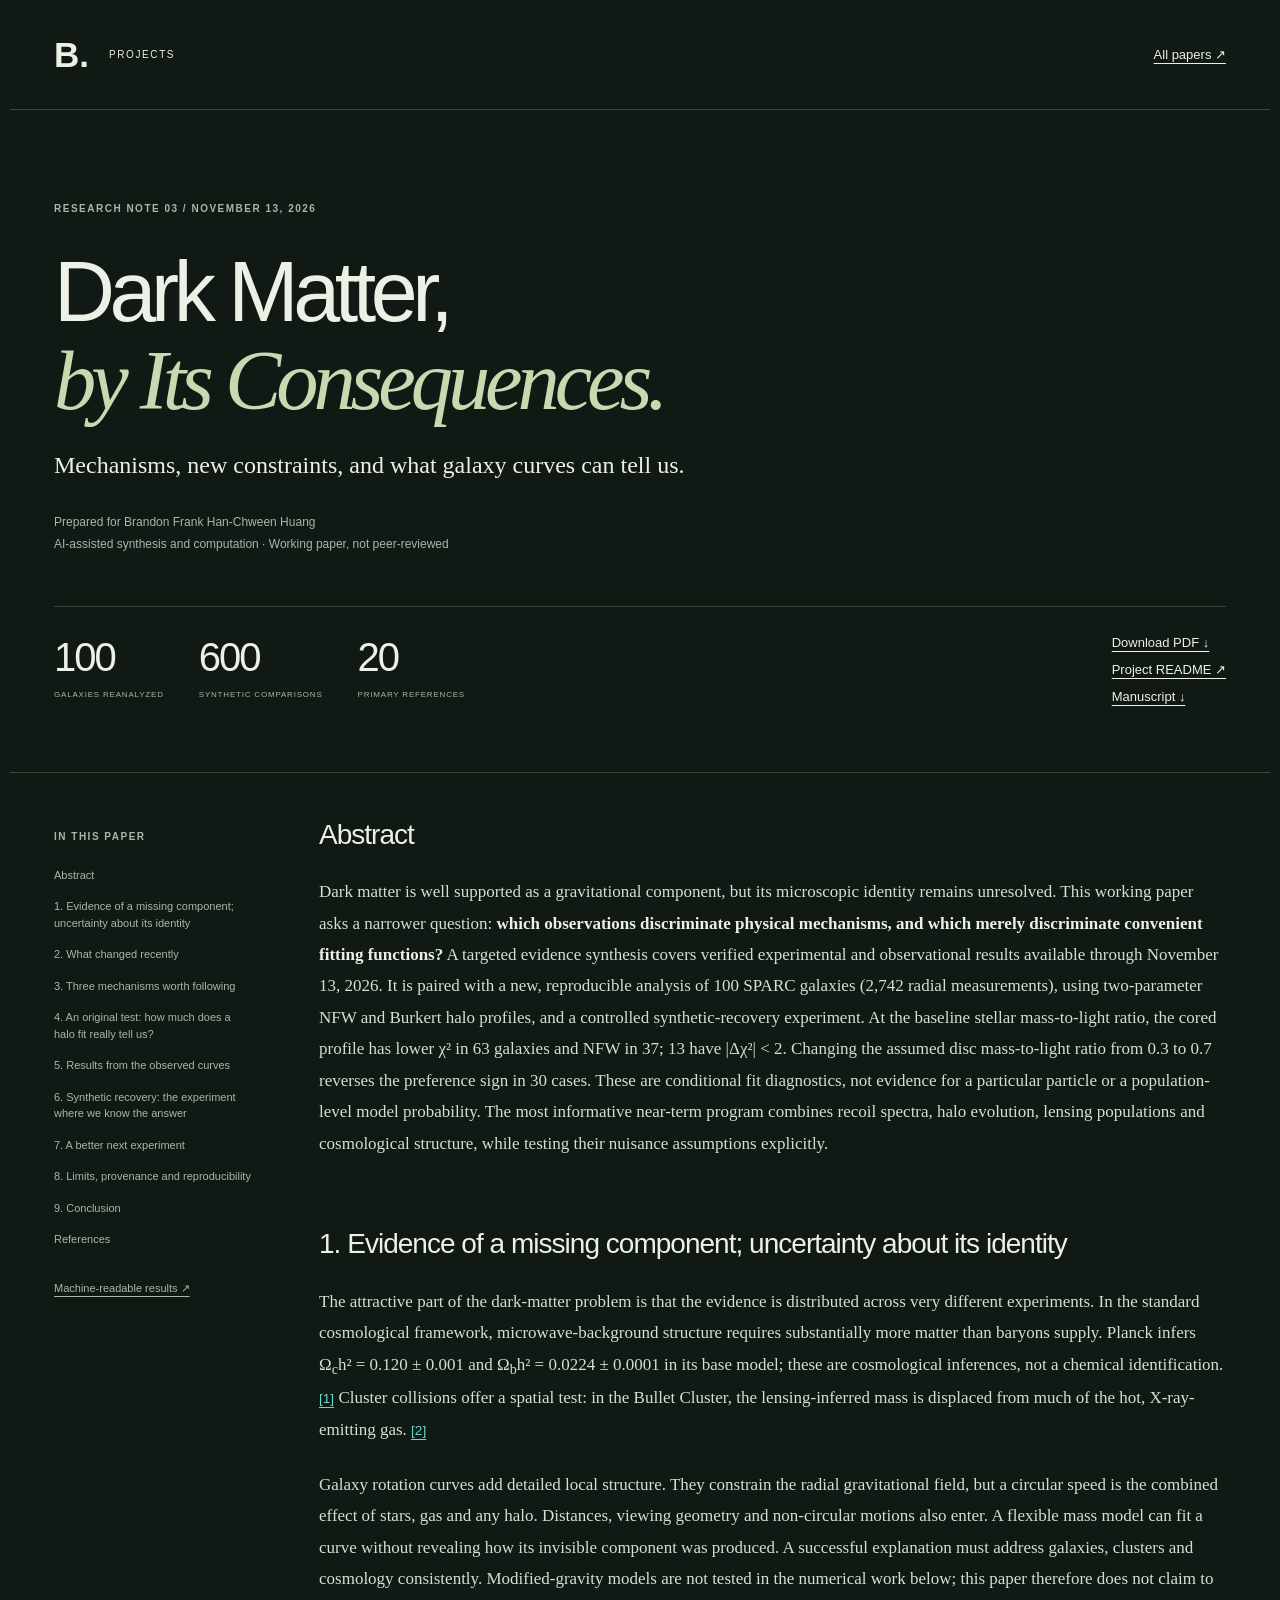
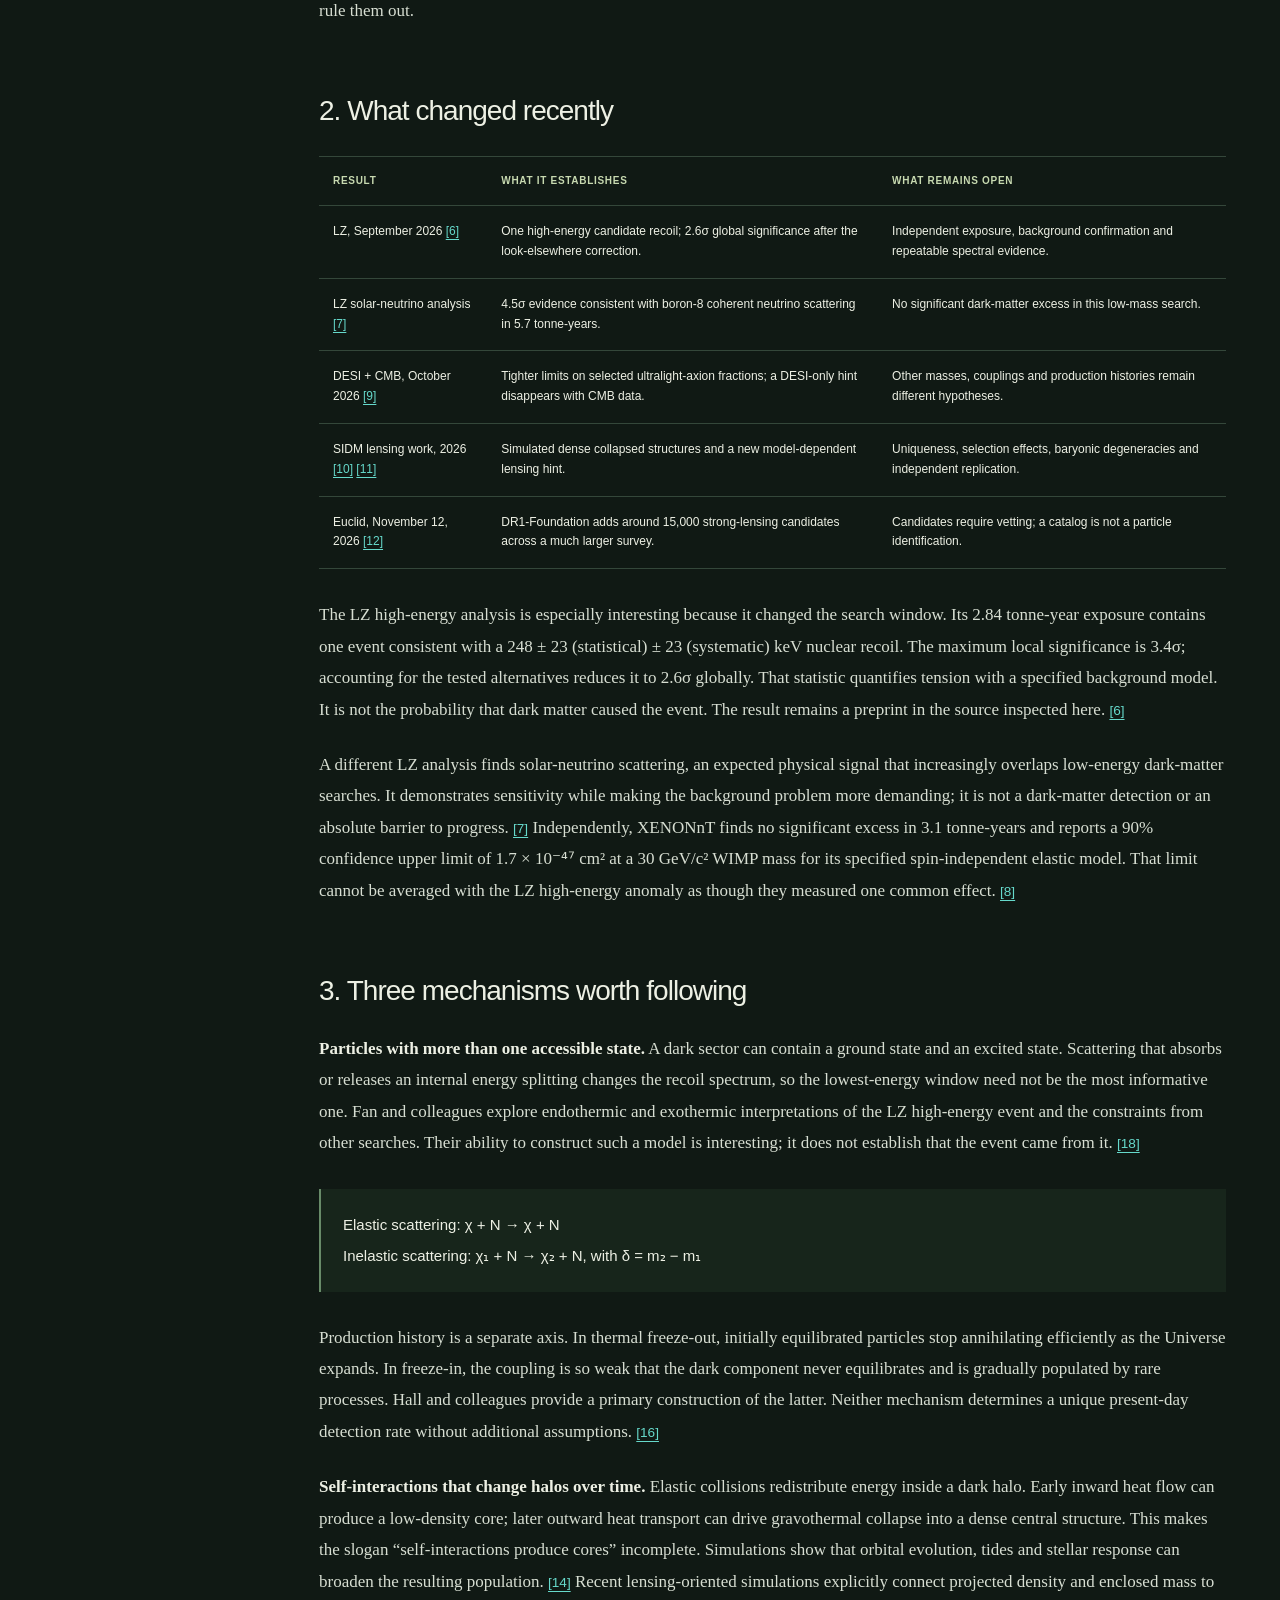
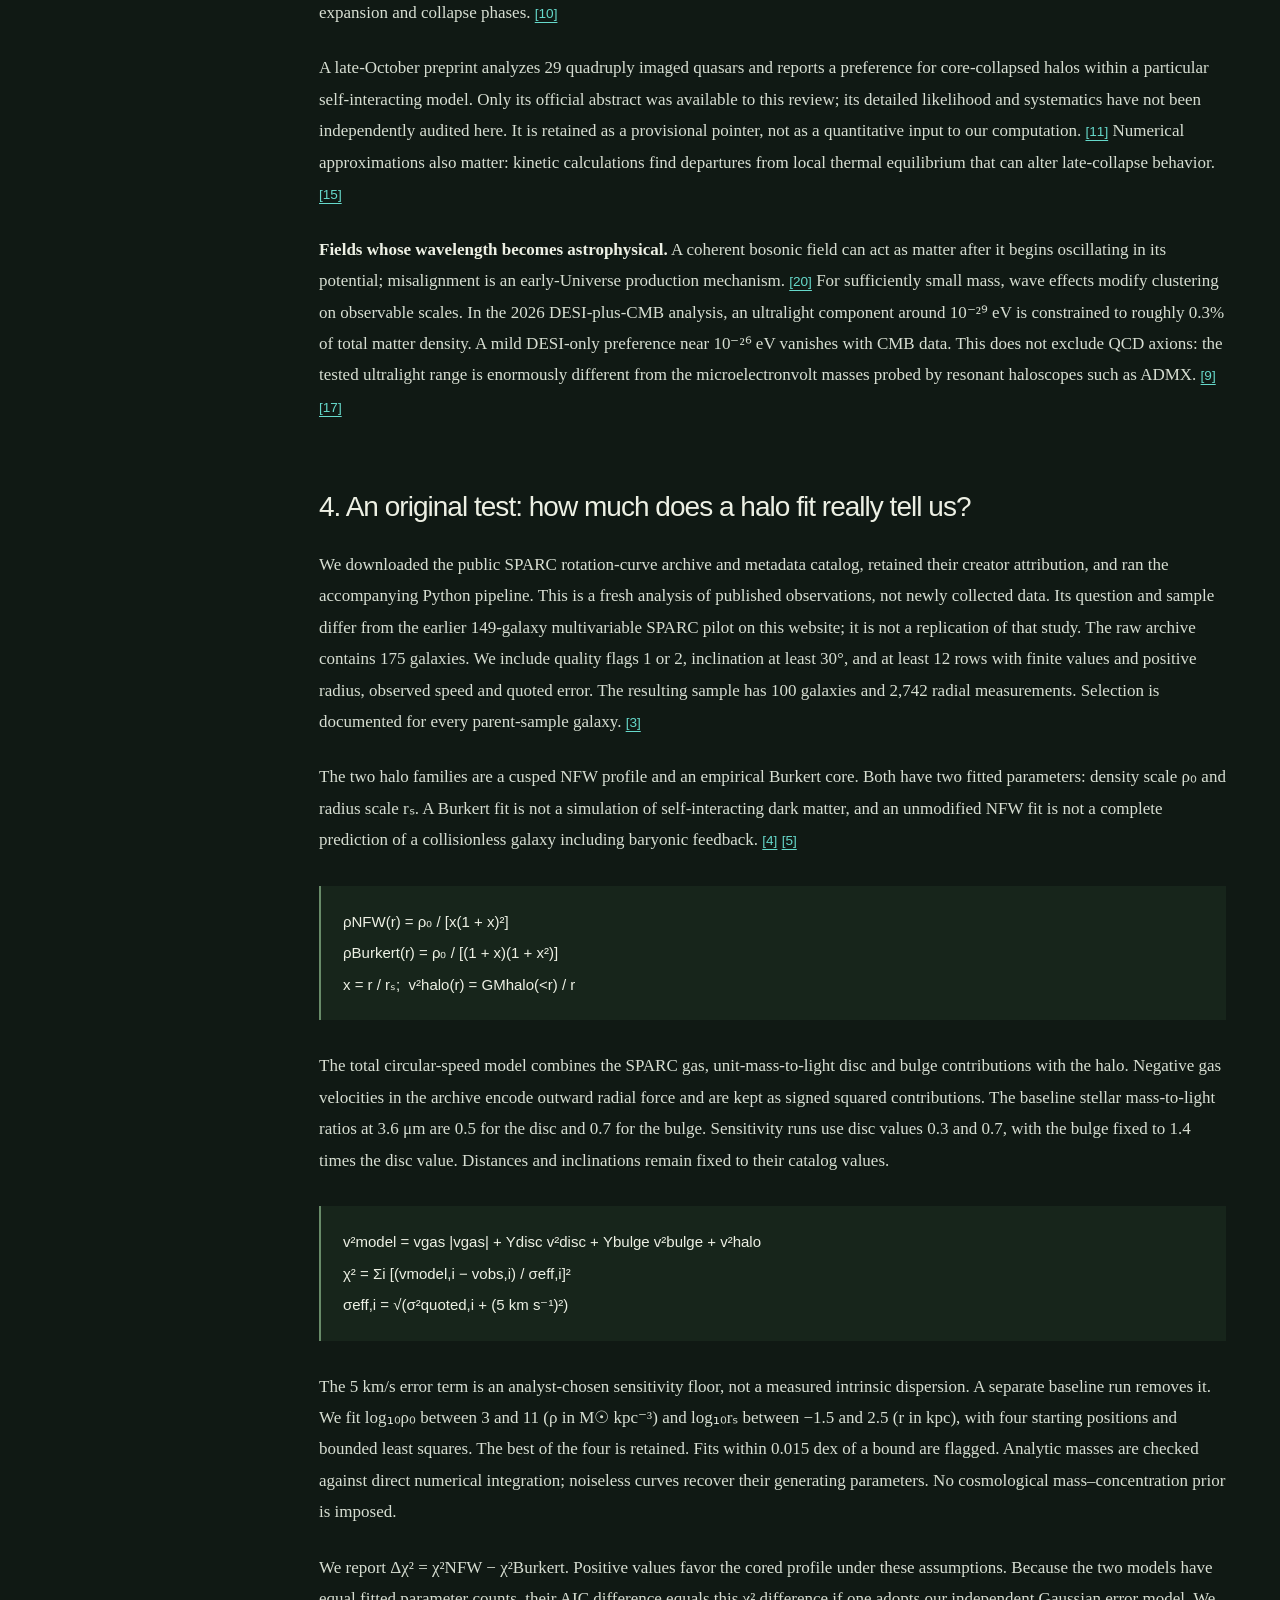
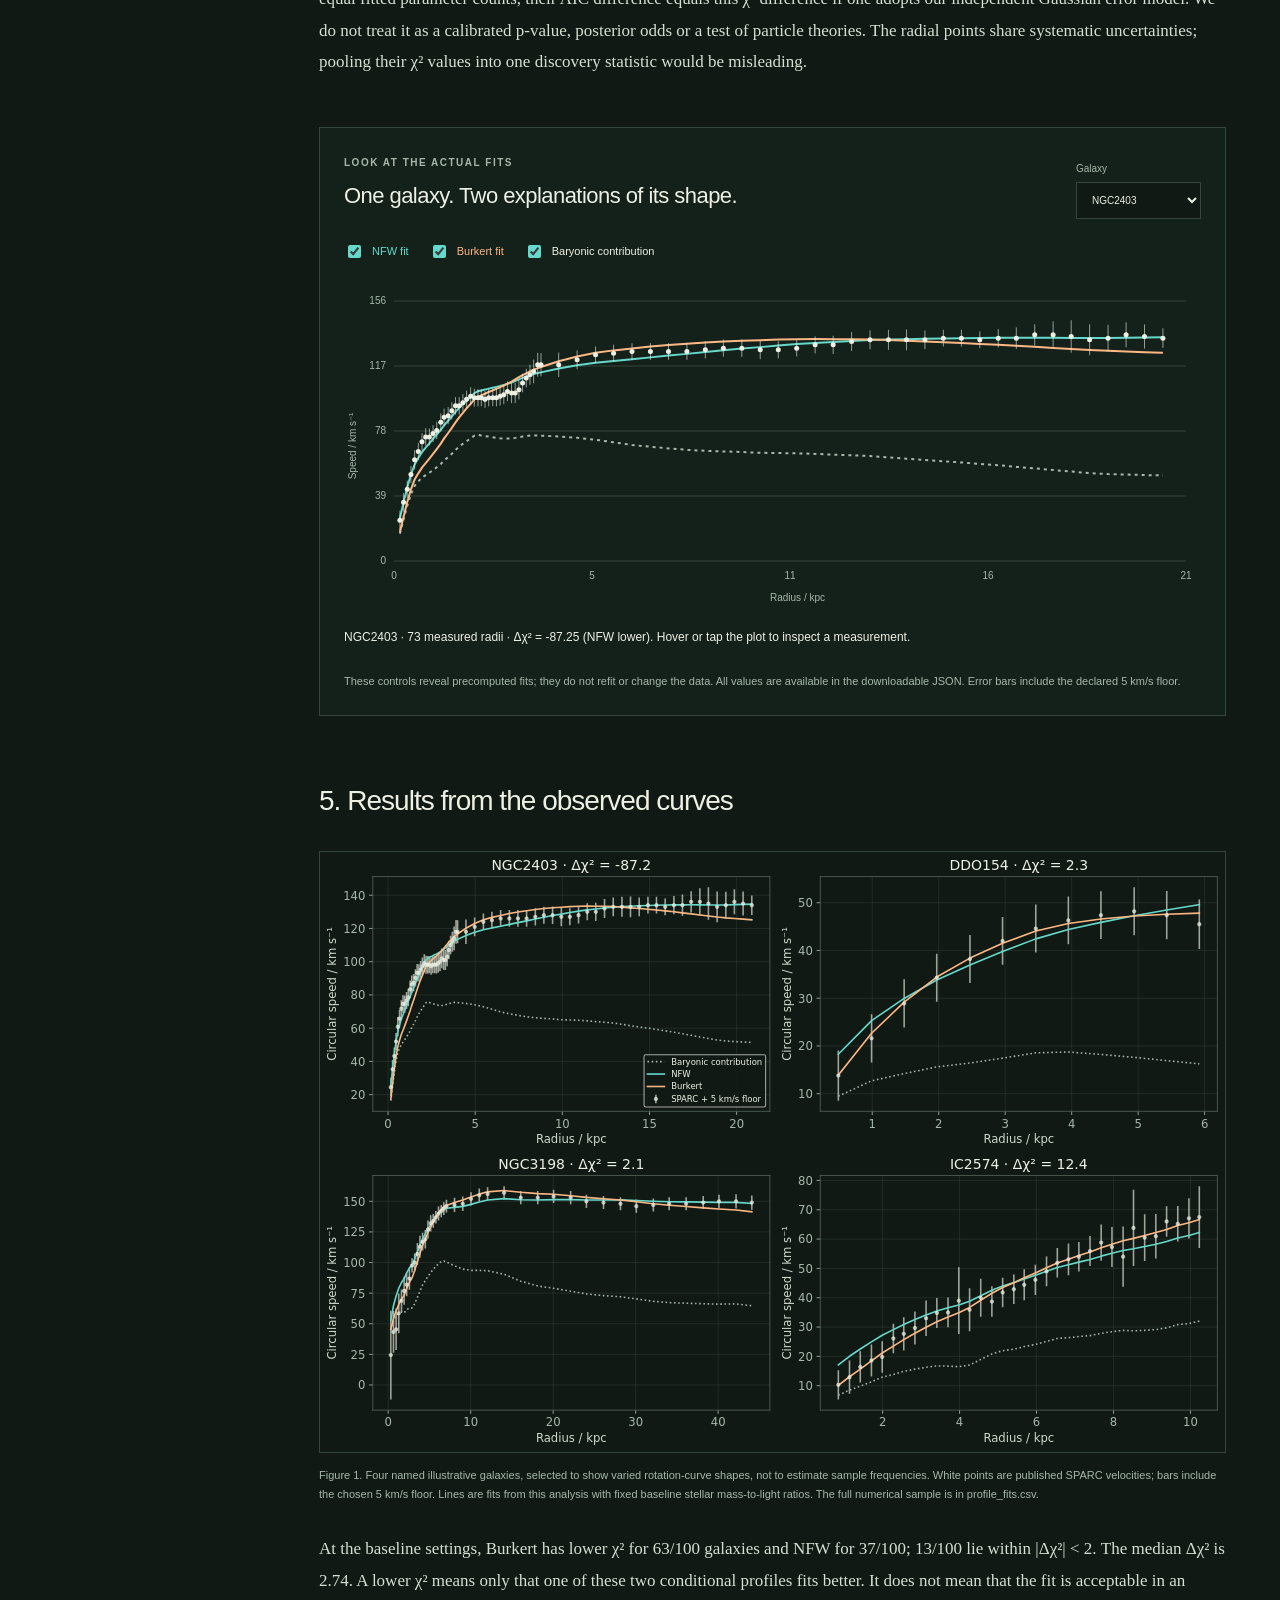
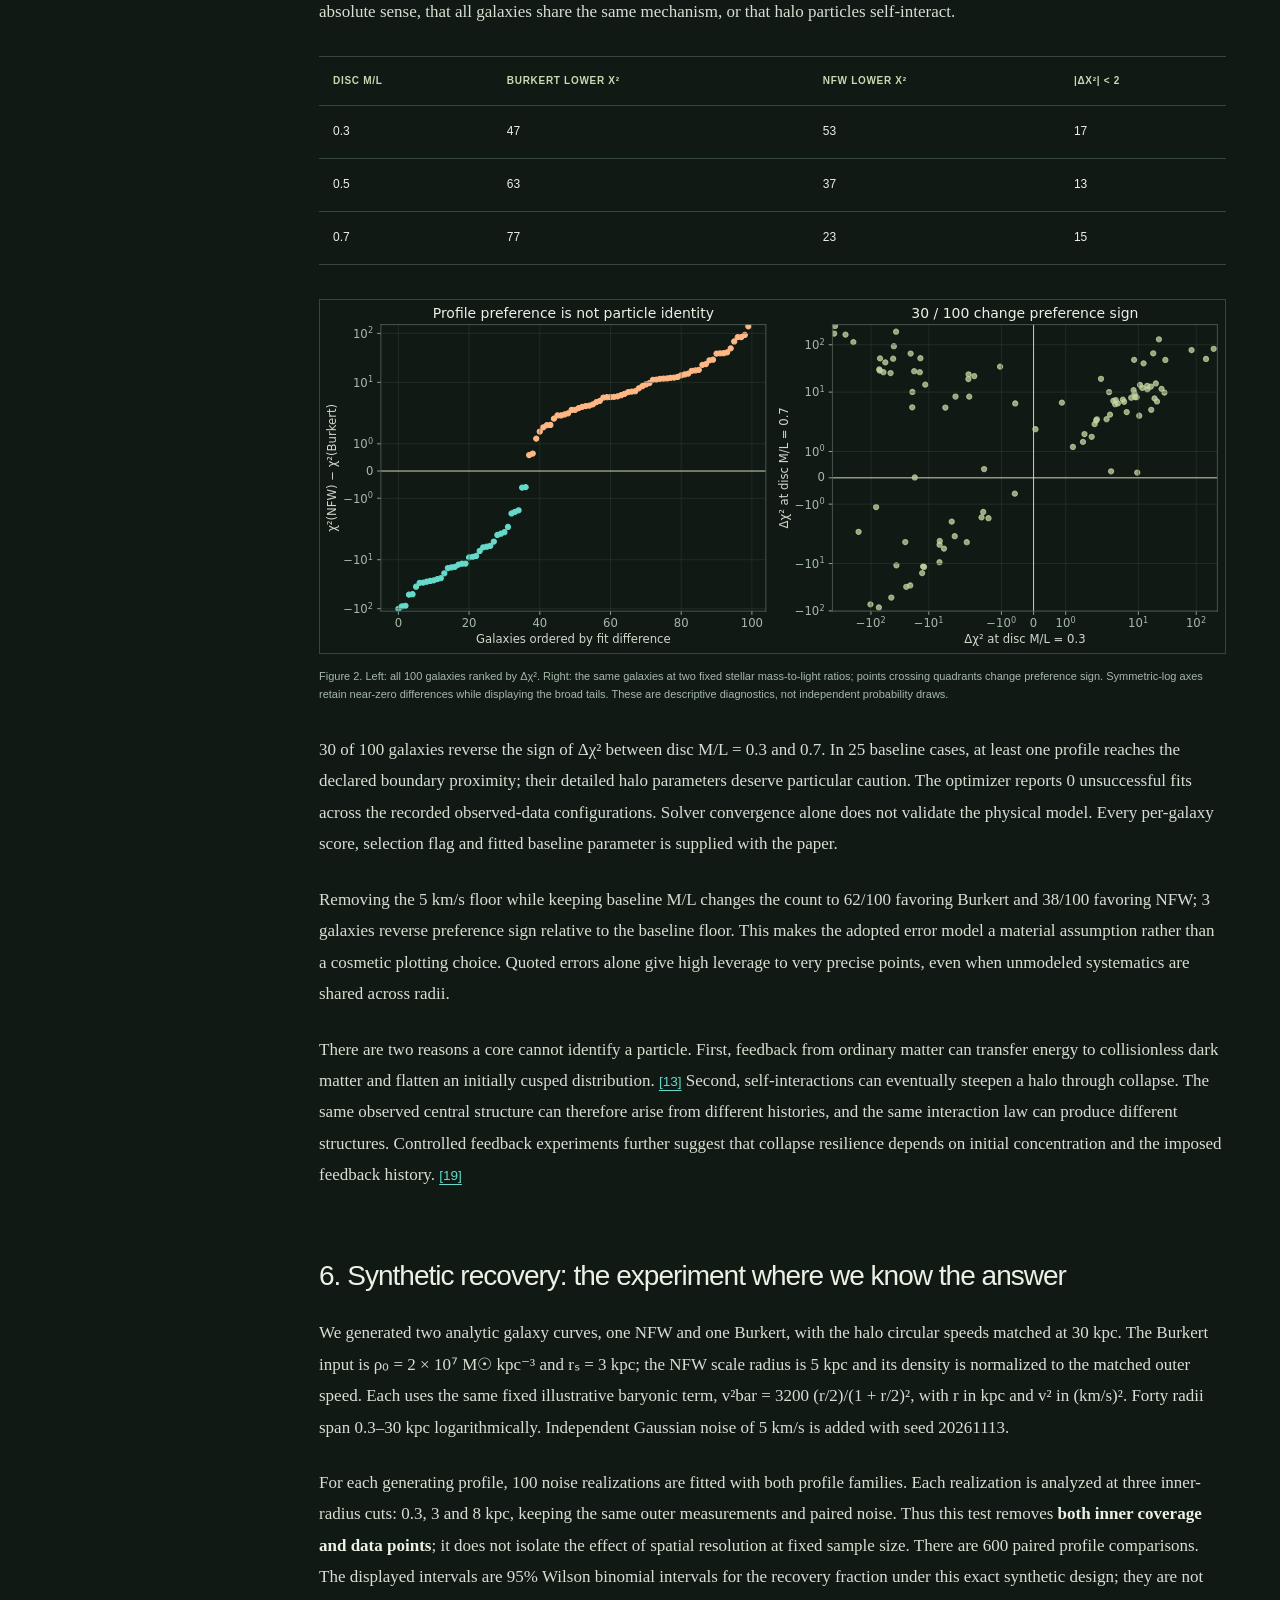
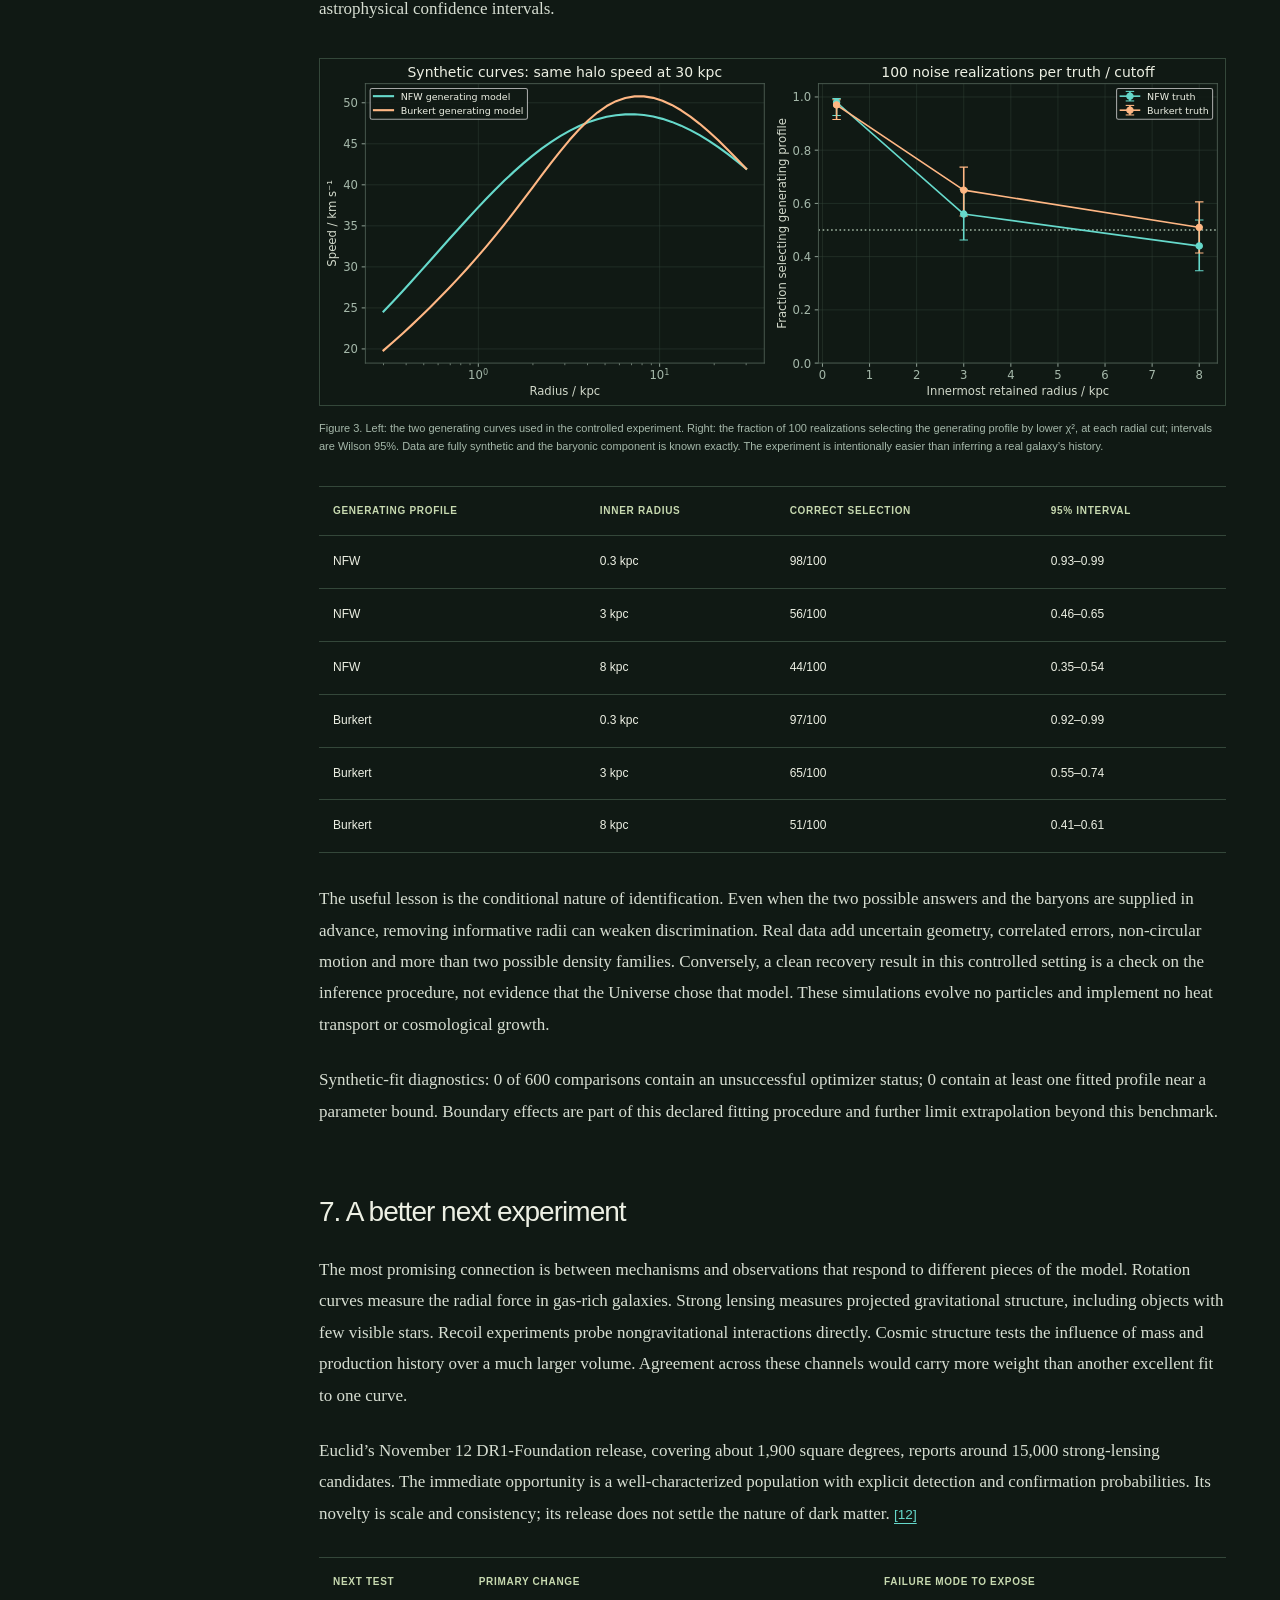
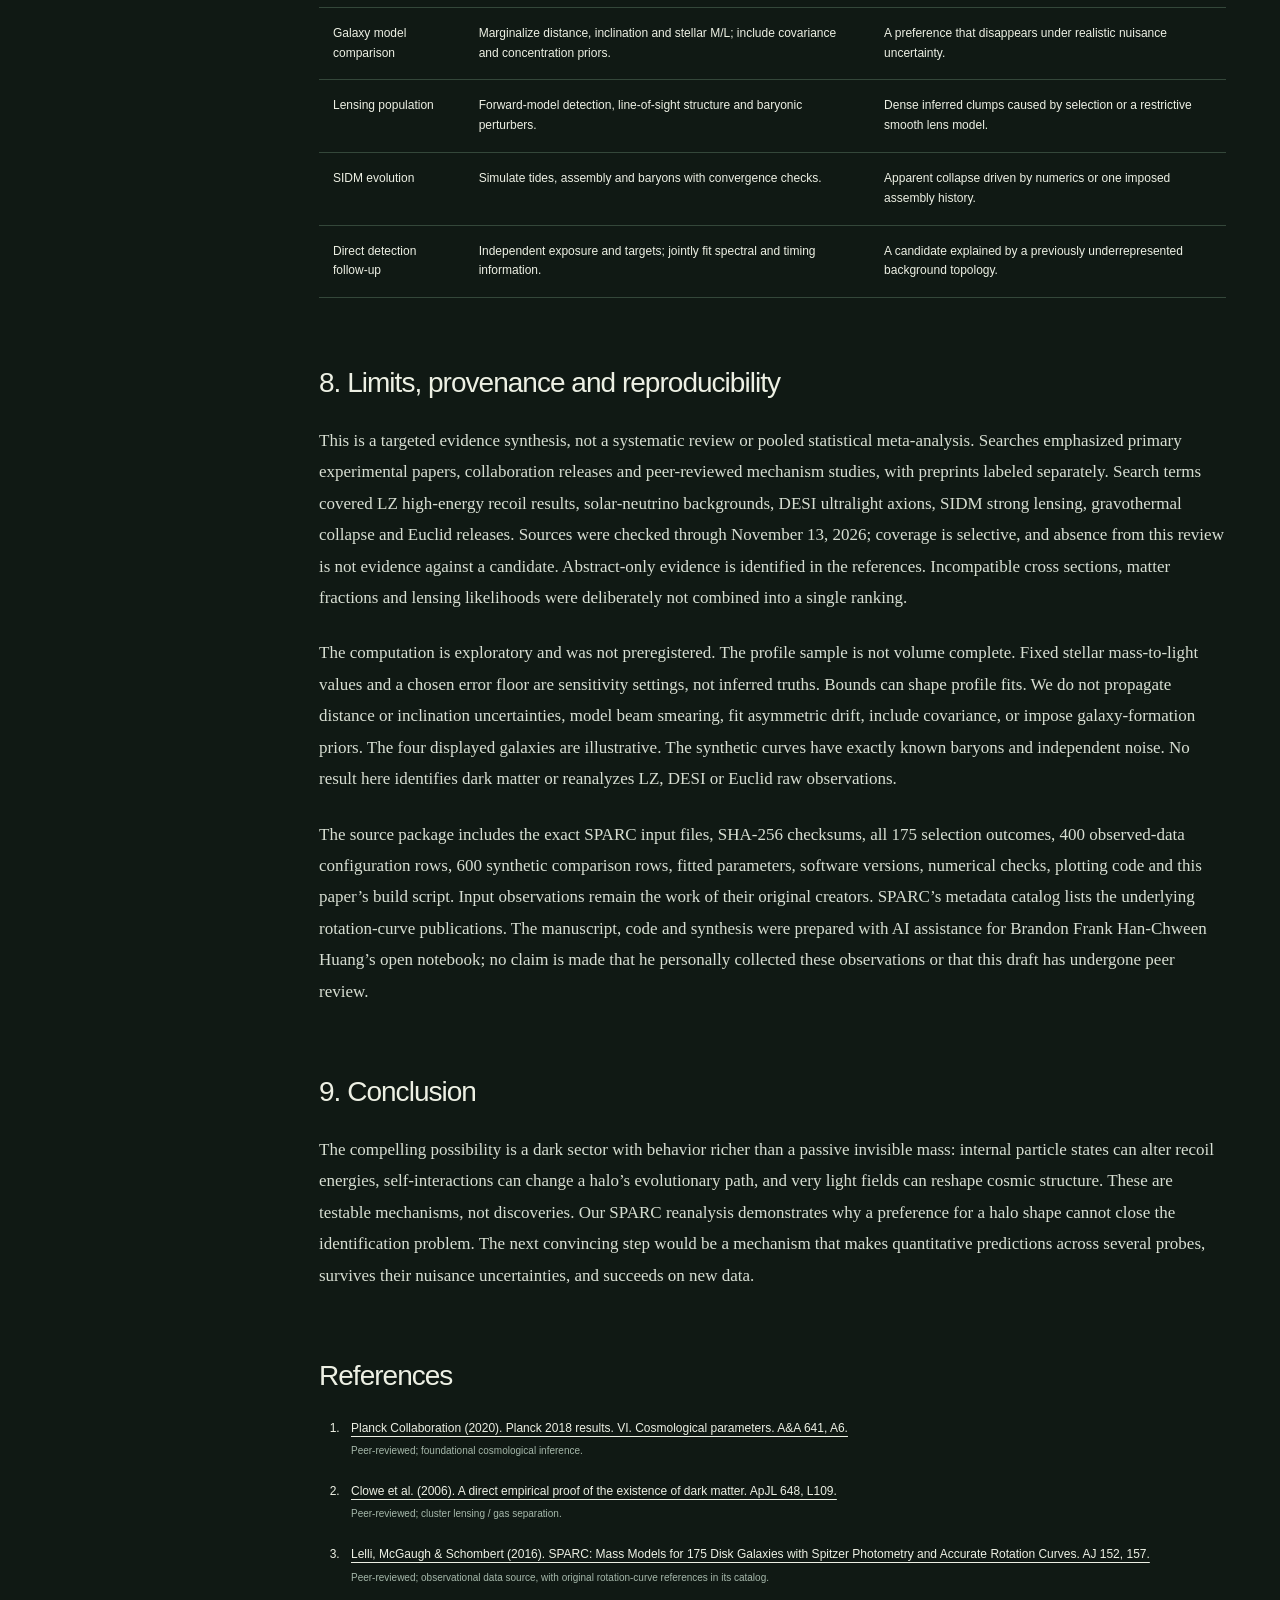
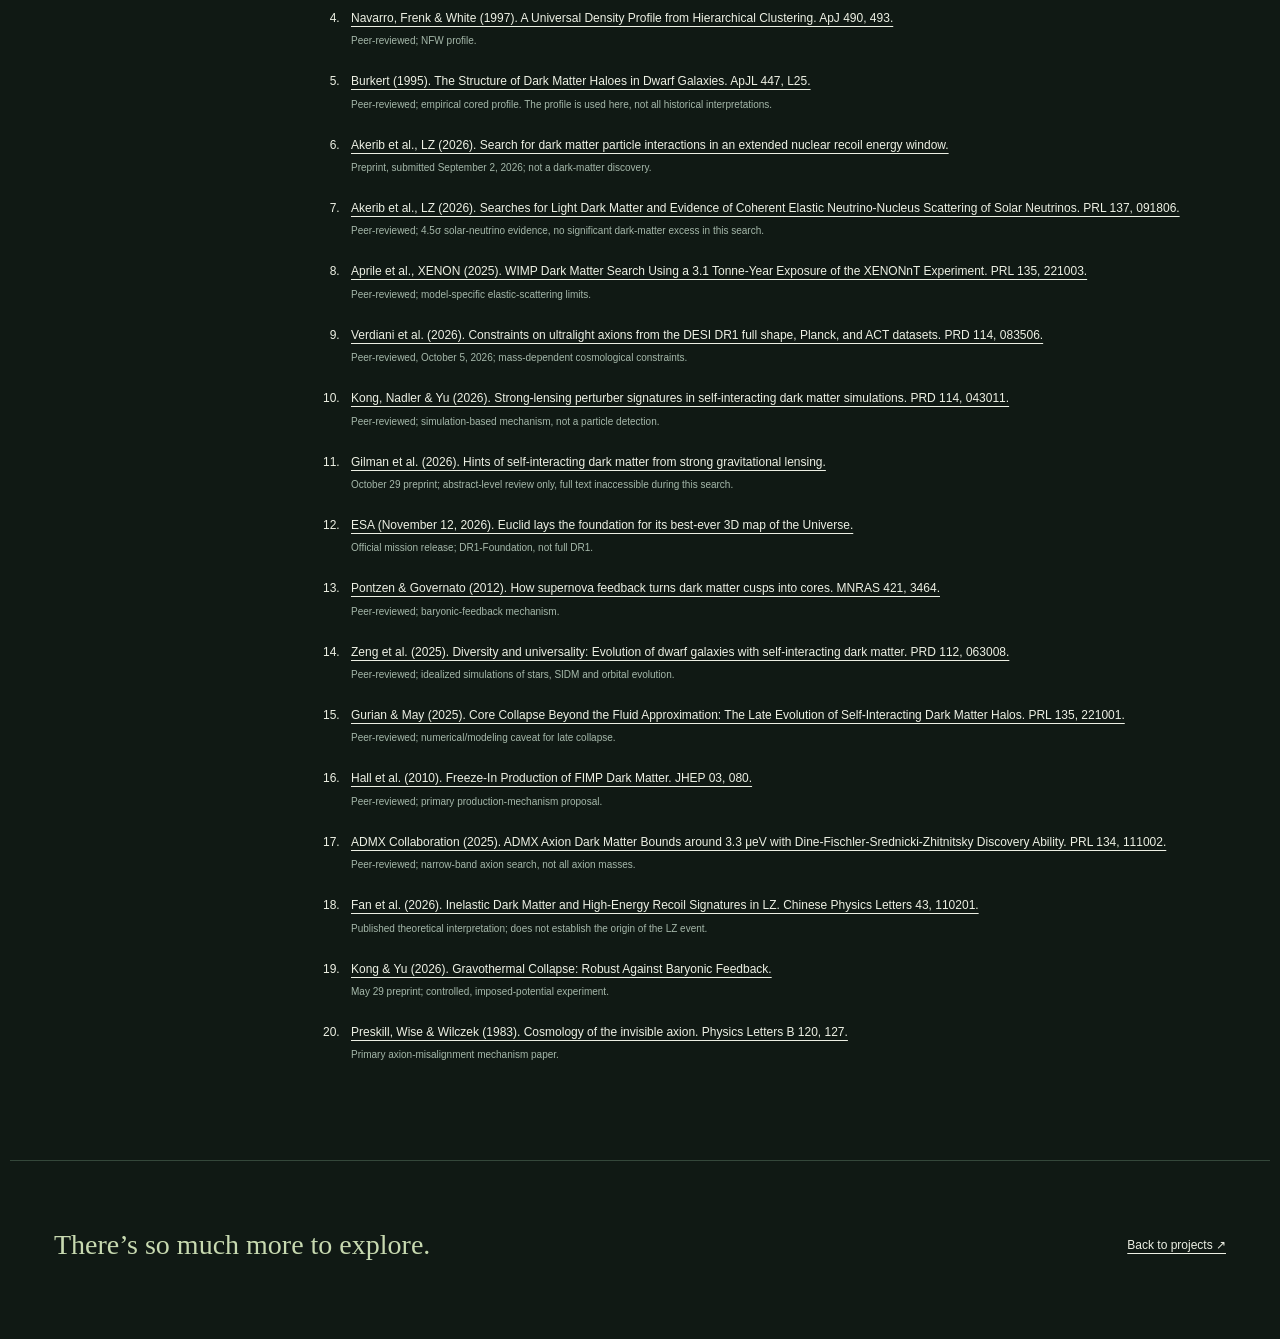
<file: web/index.html>
<!doctype html><html lang="en"><head><meta charset="utf-8"><meta name="viewport" content="width=device-width,initial-scale=1"><meta name="theme-color" content="#101914"><title>Dark Matter, by Its Consequences — Brandon Frank Han-Chween Huang</title><meta name="description" content="A current evidence synthesis, reproducible analysis of 100 SPARC galaxies and 600 synthetic profile comparisons. Dark matter mechanisms, with explicit limits."><link rel="stylesheet" href="paper.css"><script src="paper.js" defer></script></head><body><a class="skip" href="#abstract">Skip to paper</a><header class="top"><a class="brand" href="https://brandonfhuang.com/projects/">B. <span>PROJECTS</span></a><a href="https://brandonfhuang.com/projects/#papers">All papers ↗</a></header><main><section class="hero"><p class="eyebrow">RESEARCH NOTE 03 / NOVEMBER 13, 2026</p><h1>Dark Matter,<br><em>by Its Consequences.</em></h1><p class="dek">Mechanisms, new constraints, and what galaxy curves can tell us.</p><p class="byline">Prepared for Brandon Frank Han-Chween Huang<br>AI-assisted synthesis and computation · Working paper, not peer-reviewed</p><div class="hero-bottom"><div class="stats"><span><strong>100</strong>GALAXIES REANALYZED</span><span><strong>600</strong>SYNTHETIC COMPARISONS</span><span><strong>20</strong>PRIMARY REFERENCES</span></div><div class="downloads"><a href="dark-matter-2026.pdf" download>Download PDF ↓</a><a href="../README.md">Project README ↗</a><a href="manuscript.md" download>Manuscript ↓</a></div></div></section><div class="paper-layout"><aside><p class="eyebrow">IN THIS PAPER</p><nav aria-label="Paper contents"><a href="#abstract">Abstract</a><a href="#evidence">1. Evidence of a missing component; uncertainty about its identity</a><a href="#recent">2. What changed recently</a><a href="#mechanisms">3. Three mechanisms worth following</a><a href="#methods">4. An original test: how much does a halo fit really tell us?</a><a href="#results">5. Results from the observed curves</a><a href="#recovery">6. Synthetic recovery: the experiment where we know the answer</a><a href="#next">7. A better next experiment</a><a href="#limits">8. Limits, provenance and reproducibility</a><a href="#conclusion">9. Conclusion</a><a href="#references">References</a></nav><a class="small" href="summary.json">Machine-readable results ↗</a></aside><article><h2 id="abstract">Abstract</h2>
<p>Dark matter is well supported as a gravitational component, but its microscopic identity remains unresolved. This working paper asks a narrower question: <strong>which observations discriminate physical mechanisms, and which merely discriminate convenient fitting functions?</strong> A targeted evidence synthesis covers verified experimental and observational results available through November 13, 2026. It is paired with a new, reproducible analysis of 100 SPARC galaxies (2,742 radial measurements), using two-parameter NFW and Burkert halo profiles, and a controlled synthetic-recovery experiment. At the baseline stellar mass-to-light ratio, the cored profile has lower χ² in 63 galaxies and NFW in 37; 13 have |Δχ²| &lt; 2. Changing the assumed disc mass-to-light ratio from 0.3 to 0.7 reverses the preference sign in 30 cases. These are conditional fit diagnostics, not evidence for a particular particle or a population-level model probability. The most informative near-term program combines recoil spectra, halo evolution, lensing populations and cosmological structure, while testing their nuisance assumptions explicitly.</p>
<h2 id="evidence">1. Evidence of a missing component; uncertainty about its identity</h2>
<p>The attractive part of the dark-matter problem is that the evidence is distributed across very different experiments. In the standard cosmological framework, microwave-background structure requires substantially more matter than baryons supply. Planck infers Ω<sub>c</sub>h² = 0.120 ± 0.001 and Ω<sub>b</sub>h² = 0.0224 ± 0.0001 in its base model; these are cosmological inferences, not a chemical identification. <a href="#ref-1">[1]</a> Cluster collisions offer a spatial test: in the Bullet Cluster, the lensing-inferred mass is displaced from much of the hot, X-ray-emitting gas. <a href="#ref-2">[2]</a></p>
<p>Galaxy rotation curves add detailed local structure. They constrain the radial gravitational field, but a circular speed is the combined effect of stars, gas and any halo. Distances, viewing geometry and non-circular motions also enter. A flexible mass model can fit a curve without revealing how its invisible component was produced. A successful explanation must address galaxies, clusters and cosmology consistently. Modified-gravity models are not tested in the numerical work below; this paper therefore does not claim to rule them out.</p>
<h2 id="recent">2. What changed recently</h2>
<div class="table-scroll" tabindex="0"><table><thead><tr><th>Result</th><th>What it establishes</th><th>What remains open</th></tr></thead><tbody><tr><td>LZ, September 2026 <a href="#ref-6">[6]</a></td><td>One high-energy candidate recoil; 2.6σ global significance after the look-elsewhere correction.</td><td>Independent exposure, background confirmation and repeatable spectral evidence.</td></tr><tr><td>LZ solar-neutrino analysis <a href="#ref-7">[7]</a></td><td>4.5σ evidence consistent with boron-8 coherent neutrino scattering in 5.7 tonne-years.</td><td>No significant dark-matter excess in this low-mass search.</td></tr><tr><td>DESI + CMB, October 2026 <a href="#ref-9">[9]</a></td><td>Tighter limits on selected ultralight-axion fractions; a DESI-only hint disappears with CMB data.</td><td>Other masses, couplings and production histories remain different hypotheses.</td></tr><tr><td>SIDM lensing work, 2026 <a href="#ref-10">[10]</a> <a href="#ref-11">[11]</a></td><td>Simulated dense collapsed structures and a new model-dependent lensing hint.</td><td>Uniqueness, selection effects, baryonic degeneracies and independent replication.</td></tr><tr><td>Euclid, November 12, 2026 <a href="#ref-12">[12]</a></td><td>DR1-Foundation adds around 15,000 strong-lensing candidates across a much larger survey.</td><td>Candidates require vetting; a catalog is not a particle identification.</td></tr></tbody></table></div>
<p>The LZ high-energy analysis is especially interesting because it changed the search window. Its 2.84 tonne-year exposure contains one event consistent with a 248 ± 23 (statistical) ± 23 (systematic) keV nuclear recoil. The maximum local significance is 3.4σ; accounting for the tested alternatives reduces it to 2.6σ globally. That statistic quantifies tension with a specified background model. It is not the probability that dark matter caused the event. The result remains a preprint in the source inspected here. <a href="#ref-6">[6]</a></p>
<p>A different LZ analysis finds solar-neutrino scattering, an expected physical signal that increasingly overlaps low-energy dark-matter searches. It demonstrates sensitivity while making the background problem more demanding; it is not a dark-matter detection or an absolute barrier to progress. <a href="#ref-7">[7]</a> Independently, XENONnT finds no significant excess in 3.1 tonne-years and reports a 90% confidence upper limit of 1.7 × 10⁻⁴⁷ cm² at a 30 GeV/c² WIMP mass for its specified spin-independent elastic model. That limit cannot be averaged with the LZ high-energy anomaly as though they measured one common effect. <a href="#ref-8">[8]</a></p>
<h2 id="mechanisms">3. Three mechanisms worth following</h2>
<p><strong>Particles with more than one accessible state.</strong> A dark sector can contain a ground state and an excited state. Scattering that absorbs or releases an internal energy splitting changes the recoil spectrum, so the lowest-energy window need not be the most informative one. Fan and colleagues explore endothermic and exothermic interpretations of the LZ high-energy event and the constraints from other searches. Their ability to construct such a model is interesting; it does not establish that the event came from it. <a href="#ref-18">[18]</a></p>
<pre class="equation">Elastic scattering: χ + N → χ + N
Inelastic scattering: χ₁ + N → χ₂ + N, with δ = m₂ − m₁</pre>
<p>Production history is a separate axis. In thermal freeze-out, initially equilibrated particles stop annihilating efficiently as the Universe expands. In freeze-in, the coupling is so weak that the dark component never equilibrates and is gradually populated by rare processes. Hall and colleagues provide a primary construction of the latter. Neither mechanism determines a unique present-day detection rate without additional assumptions. <a href="#ref-16">[16]</a></p>
<p><strong>Self-interactions that change halos over time.</strong> Elastic collisions redistribute energy inside a dark halo. Early inward heat flow can produce a low-density core; later outward heat transport can drive gravothermal collapse into a dense central structure. This makes the slogan “self-interactions produce cores” incomplete. Simulations show that orbital evolution, tides and stellar response can broaden the resulting population. <a href="#ref-14">[14]</a> Recent lensing-oriented simulations explicitly connect projected density and enclosed mass to expansion and collapse phases. <a href="#ref-10">[10]</a></p>
<p>A late-October preprint analyzes 29 quadruply imaged quasars and reports a preference for core-collapsed halos within a particular self-interacting model. Only its official abstract was available to this review; its detailed likelihood and systematics have not been independently audited here. It is retained as a provisional pointer, not as a quantitative input to our computation. <a href="#ref-11">[11]</a> Numerical approximations also matter: kinetic calculations find departures from local thermal equilibrium that can alter late-collapse behavior. <a href="#ref-15">[15]</a></p>
<p><strong>Fields whose wavelength becomes astrophysical.</strong> A coherent bosonic field can act as matter after it begins oscillating in its potential; misalignment is an early-Universe production mechanism. <a href="#ref-20">[20]</a> For sufficiently small mass, wave effects modify clustering on observable scales. In the 2026 DESI-plus-CMB analysis, an ultralight component around 10⁻²⁹ eV is constrained to roughly 0.3% of total matter density. A mild DESI-only preference near 10⁻²⁶ eV vanishes with CMB data. This does not exclude QCD axions: the tested ultralight range is enormously different from the microelectronvolt masses probed by resonant haloscopes such as ADMX. <a href="#ref-9">[9]</a> <a href="#ref-17">[17]</a></p>
<h2 id="methods">4. An original test: how much does a halo fit really tell us?</h2>
<p>We downloaded the public SPARC rotation-curve archive and metadata catalog, retained their creator attribution, and ran the accompanying Python pipeline. This is a fresh analysis of published observations, not newly collected data. Its question and sample differ from the earlier 149-galaxy multivariable SPARC pilot on this website; it is not a replication of that study. The raw archive contains 175 galaxies. We include quality flags 1 or 2, inclination at least 30°, and at least 12 rows with finite values and positive radius, observed speed and quoted error. The resulting sample has 100 galaxies and 2,742 radial measurements. Selection is documented for every parent-sample galaxy. <a href="#ref-3">[3]</a></p>
<p>The two halo families are a cusped NFW profile and an empirical Burkert core. Both have two fitted parameters: density scale ρ₀ and radius scale rₛ. A Burkert fit is not a simulation of self-interacting dark matter, and an unmodified NFW fit is not a complete prediction of a collisionless galaxy including baryonic feedback. <a href="#ref-4">[4]</a> <a href="#ref-5">[5]</a></p>
<pre class="equation">ρNFW(r) = ρ₀ / [x(1 + x)²]
ρBurkert(r) = ρ₀ / [(1 + x)(1 + x²)]
x = r / rₛ;  v²halo(r) = GMhalo(&lt;r) / r</pre>
<p>The total circular-speed model combines the SPARC gas, unit-mass-to-light disc and bulge contributions with the halo. Negative gas velocities in the archive encode outward radial force and are kept as signed squared contributions. The baseline stellar mass-to-light ratios at 3.6 μm are 0.5 for the disc and 0.7 for the bulge. Sensitivity runs use disc values 0.3 and 0.7, with the bulge fixed to 1.4 times the disc value. Distances and inclinations remain fixed to their catalog values.</p>
<pre class="equation">v²model = vgas |vgas| + Υdisc v²disc + Υbulge v²bulge + v²halo
χ² = Σi [(vmodel,i − vobs,i) / σeff,i]²
σeff,i = √(σ²quoted,i + (5 km s⁻¹)²)</pre>
<p>The 5 km/s error term is an analyst-chosen sensitivity floor, not a measured intrinsic dispersion. A separate baseline run removes it. We fit log₁₀ρ₀ between 3 and 11 (ρ in M☉ kpc⁻³) and log₁₀rₛ between −1.5 and 2.5 (r in kpc), with four starting positions and bounded least squares. The best of the four is retained. Fits within 0.015 dex of a bound are flagged. Analytic masses are checked against direct numerical integration; noiseless curves recover their generating parameters. No cosmological mass–concentration prior is imposed.</p>
<p>We report Δχ² = χ²NFW − χ²Burkert. Positive values favor the cored profile under these assumptions. Because the two models have equal fitted parameter counts, their AIC difference equals this χ² difference if one adopts our independent Gaussian error model. We do not treat it as a calibrated p-value, posterior odds or a test of particle theories. The radial points share systematic uncertainties; pooling their χ² values into one discovery statistic would be misleading.</p>
<section class="curve-lab" aria-labelledby="curve-title"><div class="lab-top"><div><span class="eyebrow">LOOK AT THE ACTUAL FITS</span><h3 id="curve-title">One galaxy. Two explanations of its shape.</h3></div><label>Galaxy <select id="galaxy"><option>NGC2403</option><option>DDO154</option><option>NGC3198</option><option>IC2574</option></select></label></div><div class="toggles"><label><input id="show-nfw" type="checkbox" checked> NFW fit</label><label><input id="show-burkert" type="checkbox" checked> Burkert fit</label><label><input id="show-baryons" type="checkbox" checked> Baryonic contribution</label></div><canvas id="curve-canvas" role="img" aria-label="Observed SPARC rotation curve and fitted halo models" tabindex="0"></canvas><p id="curve-status" aria-live="polite">Loading the published data and computed fits…</p><p class="small">These controls reveal precomputed fits; they do not refit or change the data. All values are available in the downloadable JSON. Error bars include the declared 5 km/s floor.</p><noscript><p>The same curves are shown in Figure 1 below.</p></noscript></section><h2 id="results">5. Results from the observed curves</h2>
<figure><a href="observed-curves.svg" target="_blank" rel="noopener"><img src="observed-curves.svg" alt="Figure 1. Four named illustrative galaxies, selected to show varied rotation-curve shapes, not to estimate sample frequencies. White points are published SPARC velocities; bars include the chosen 5 km/s floor. Lines are fits from this analysis with fixed baseline stellar mass-to-light ratios. The full numerical sample is in profile_fits.csv." loading="lazy"></a><figcaption>Figure 1. Four named illustrative galaxies, selected to show varied rotation-curve shapes, not to estimate sample frequencies. White points are published SPARC velocities; bars include the chosen 5 km/s floor. Lines are fits from this analysis with fixed baseline stellar mass-to-light ratios. The full numerical sample is in profile_fits.csv.</figcaption></figure>
<p>At the baseline settings, Burkert has lower χ² for 63/100 galaxies and NFW for 37/100; 13/100 lie within |Δχ²| &lt; 2. The median Δχ² is 2.74. A lower χ² means only that one of these two conditional profiles fits better. It does not mean that the fit is acceptable in an absolute sense, that all galaxies share the same mechanism, or that halo particles self-interact.</p>
<div class="table-scroll" tabindex="0"><table><thead><tr><th>Disc M/L</th><th>Burkert lower χ²</th><th>NFW lower χ²</th><th>|Δχ²| < 2</th></tr></thead><tbody><tr><td>0.3</td><td>47</td><td>53</td><td>17</td></tr><tr><td>0.5</td><td>63</td><td>37</td><td>13</td></tr><tr><td>0.7</td><td>77</td><td>23</td><td>15</td></tr></tbody></table></div>
<figure><a href="profile-comparison.svg" target="_blank" rel="noopener"><img src="profile-comparison.svg" alt="Figure 2. Left: all 100 galaxies ranked by Δχ². Right: the same galaxies at two fixed stellar mass-to-light ratios; points crossing quadrants change preference sign. Symmetric-log axes retain near-zero differences while displaying the broad tails. These are descriptive diagnostics, not independent probability draws." loading="lazy"></a><figcaption>Figure 2. Left: all 100 galaxies ranked by Δχ². Right: the same galaxies at two fixed stellar mass-to-light ratios; points crossing quadrants change preference sign. Symmetric-log axes retain near-zero differences while displaying the broad tails. These are descriptive diagnostics, not independent probability draws.</figcaption></figure>
<p>30 of 100 galaxies reverse the sign of Δχ² between disc M/L = 0.3 and 0.7. In 25 baseline cases, at least one profile reaches the declared boundary proximity; their detailed halo parameters deserve particular caution. The optimizer reports 0 unsuccessful fits across the recorded observed-data configurations. Solver convergence alone does not validate the physical model. Every per-galaxy score, selection flag and fitted baseline parameter is supplied with the paper.</p>
<p>Removing the 5 km/s floor while keeping baseline M/L changes the count to 62/100 favoring Burkert and 38/100 favoring NFW; 3 galaxies reverse preference sign relative to the baseline floor. This makes the adopted error model a material assumption rather than a cosmetic plotting choice. Quoted errors alone give high leverage to very precise points, even when unmodeled systematics are shared across radii.</p>
<p>There are two reasons a core cannot identify a particle. First, feedback from ordinary matter can transfer energy to collisionless dark matter and flatten an initially cusped distribution. <a href="#ref-13">[13]</a> Second, self-interactions can eventually steepen a halo through collapse. The same observed central structure can therefore arise from different histories, and the same interaction law can produce different structures. Controlled feedback experiments further suggest that collapse resilience depends on initial concentration and the imposed feedback history. <a href="#ref-19">[19]</a></p>
<h2 id="recovery">6. Synthetic recovery: the experiment where we know the answer</h2>
<p>We generated two analytic galaxy curves, one NFW and one Burkert, with the halo circular speeds matched at 30 kpc. The Burkert input is ρ₀ = 2 × 10⁷ M☉ kpc⁻³ and rₛ = 3 kpc; the NFW scale radius is 5 kpc and its density is normalized to the matched outer speed. Each uses the same fixed illustrative baryonic term, v²bar = 3200 (r/2)/(1 + r/2)², with r in kpc and v² in (km/s)². Forty radii span 0.3–30 kpc logarithmically. Independent Gaussian noise of 5 km/s is added with seed 20261113.</p>
<p>For each generating profile, 100 noise realizations are fitted with both profile families. Each realization is analyzed at three inner-radius cuts: 0.3, 3 and 8 kpc, keeping the same outer measurements and paired noise. Thus this test removes <strong>both inner coverage and data points</strong>; it does not isolate the effect of spatial resolution at fixed sample size. There are 600 paired profile comparisons. The displayed intervals are 95% Wilson binomial intervals for the recovery fraction under this exact synthetic design; they are not astrophysical confidence intervals.</p>
<figure><a href="synthetic-recovery.svg" target="_blank" rel="noopener"><img src="synthetic-recovery.svg" alt="Figure 3. Left: the two generating curves used in the controlled experiment. Right: the fraction of 100 realizations selecting the generating profile by lower χ², at each radial cut; intervals are Wilson 95%. Data are fully synthetic and the baryonic component is known exactly. The experiment is intentionally easier than inferring a real galaxy’s history." loading="lazy"></a><figcaption>Figure 3. Left: the two generating curves used in the controlled experiment. Right: the fraction of 100 realizations selecting the generating profile by lower χ², at each radial cut; intervals are Wilson 95%. Data are fully synthetic and the baryonic component is known exactly. The experiment is intentionally easier than inferring a real galaxy’s history.</figcaption></figure>
<div class="table-scroll" tabindex="0"><table><thead><tr><th>Generating profile</th><th>Inner radius</th><th>Correct selection</th><th>95% interval</th></tr></thead><tbody><tr><td>NFW</td><td>0.3 kpc</td><td>98/100</td><td>0.93–0.99</td></tr><tr><td>NFW</td><td>3 kpc</td><td>56/100</td><td>0.46–0.65</td></tr><tr><td>NFW</td><td>8 kpc</td><td>44/100</td><td>0.35–0.54</td></tr><tr><td>Burkert</td><td>0.3 kpc</td><td>97/100</td><td>0.92–0.99</td></tr><tr><td>Burkert</td><td>3 kpc</td><td>65/100</td><td>0.55–0.74</td></tr><tr><td>Burkert</td><td>8 kpc</td><td>51/100</td><td>0.41–0.61</td></tr></tbody></table></div>
<p>The useful lesson is the conditional nature of identification. Even when the two possible answers and the baryons are supplied in advance, removing informative radii can weaken discrimination. Real data add uncertain geometry, correlated errors, non-circular motion and more than two possible density families. Conversely, a clean recovery result in this controlled setting is a check on the inference procedure, not evidence that the Universe chose that model. These simulations evolve no particles and implement no heat transport or cosmological growth.</p>
<p>Synthetic-fit diagnostics: 0 of 600 comparisons contain an unsuccessful optimizer status; 0 contain at least one fitted profile near a parameter bound. Boundary effects are part of this declared fitting procedure and further limit extrapolation beyond this benchmark.</p>
<h2 id="next">7. A better next experiment</h2>
<p>The most promising connection is between mechanisms and observations that respond to different pieces of the model. Rotation curves measure the radial force in gas-rich galaxies. Strong lensing measures projected gravitational structure, including objects with few visible stars. Recoil experiments probe nongravitational interactions directly. Cosmic structure tests the influence of mass and production history over a much larger volume. Agreement across these channels would carry more weight than another excellent fit to one curve.</p>
<p>Euclid’s November 12 DR1-Foundation release, covering about 1,900 square degrees, reports around 15,000 strong-lensing candidates. The immediate opportunity is a well-characterized population with explicit detection and confirmation probabilities. Its novelty is scale and consistency; its release does not settle the nature of dark matter. <a href="#ref-12">[12]</a></p>
<div class="table-scroll" tabindex="0"><table><thead><tr><th>Next test</th><th>Primary change</th><th>Failure mode to expose</th></tr></thead><tbody><tr><td>Galaxy model comparison</td><td>Marginalize distance, inclination and stellar M/L; include covariance and concentration priors.</td><td>A preference that disappears under realistic nuisance uncertainty.</td></tr><tr><td>Lensing population</td><td>Forward-model detection, line-of-sight structure and baryonic perturbers.</td><td>Dense inferred clumps caused by selection or a restrictive smooth lens model.</td></tr><tr><td>SIDM evolution</td><td>Simulate tides, assembly and baryons with convergence checks.</td><td>Apparent collapse driven by numerics or one imposed assembly history.</td></tr><tr><td>Direct detection follow-up</td><td>Independent exposure and targets; jointly fit spectral and timing information.</td><td>A candidate explained by a previously underrepresented background topology.</td></tr></tbody></table></div>
<h2 id="limits">8. Limits, provenance and reproducibility</h2>
<p>This is a targeted evidence synthesis, not a systematic review or pooled statistical meta-analysis. Searches emphasized primary experimental papers, collaboration releases and peer-reviewed mechanism studies, with preprints labeled separately. Search terms covered LZ high-energy recoil results, solar-neutrino backgrounds, DESI ultralight axions, SIDM strong lensing, gravothermal collapse and Euclid releases. Sources were checked through November 13, 2026; coverage is selective, and absence from this review is not evidence against a candidate. Abstract-only evidence is identified in the references. Incompatible cross sections, matter fractions and lensing likelihoods were deliberately not combined into a single ranking.</p>
<p>The computation is exploratory and was not preregistered. The profile sample is not volume complete. Fixed stellar mass-to-light values and a chosen error floor are sensitivity settings, not inferred truths. Bounds can shape profile fits. We do not propagate distance or inclination uncertainties, model beam smearing, fit asymmetric drift, include covariance, or impose galaxy-formation priors. The four displayed galaxies are illustrative. The synthetic curves have exactly known baryons and independent noise. No result here identifies dark matter or reanalyzes LZ, DESI or Euclid raw observations.</p>
<p>The source package includes the exact SPARC input files, SHA-256 checksums, all 175 selection outcomes, 400 observed-data configuration rows, 600 synthetic comparison rows, fitted parameters, software versions, numerical checks, plotting code and this paper’s build script. Input observations remain the work of their original creators. SPARC’s metadata catalog lists the underlying rotation-curve publications. The manuscript, code and synthesis were prepared with AI assistance for Brandon Frank Han-Chween Huang’s open notebook; no claim is made that he personally collected these observations or that this draft has undergone peer review.</p>
<h2 id="conclusion">9. Conclusion</h2>
<p>The compelling possibility is a dark sector with behavior richer than a passive invisible mass: internal particle states can alter recoil energies, self-interactions can change a halo’s evolutionary path, and very light fields can reshape cosmic structure. These are testable mechanisms, not discoveries. Our SPARC reanalysis demonstrates why a preference for a halo shape cannot close the identification problem. The next convincing step would be a mechanism that makes quantitative predictions across several probes, survives their nuisance uncertainties, and succeeds on new data.</p>
<h2 id="references">References</h2><ol class="references">
<li id="ref-1"><a href="https://arxiv.org/abs/1807.06209" target="_blank" rel="noopener">Planck Collaboration (2020). Planck 2018 results. VI. Cosmological parameters. A&A 641, A6.</a><small>Peer-reviewed; foundational cosmological inference.</small></li>
<li id="ref-2"><a href="https://arxiv.org/abs/astro-ph/0608407" target="_blank" rel="noopener">Clowe et al. (2006). A direct empirical proof of the existence of dark matter. ApJL 648, L109.</a><small>Peer-reviewed; cluster lensing / gas separation.</small></li>
<li id="ref-3"><a href="https://arxiv.org/abs/1606.09251" target="_blank" rel="noopener">Lelli, McGaugh & Schombert (2016). SPARC: Mass Models for 175 Disk Galaxies with Spitzer Photometry and Accurate Rotation Curves. AJ 152, 157.</a><small>Peer-reviewed; observational data source, with original rotation-curve references in its catalog.</small></li>
<li id="ref-4"><a href="https://arxiv.org/abs/astro-ph/9611107" target="_blank" rel="noopener">Navarro, Frenk & White (1997). A Universal Density Profile from Hierarchical Clustering. ApJ 490, 493.</a><small>Peer-reviewed; NFW profile.</small></li>
<li id="ref-5"><a href="https://arxiv.org/abs/astro-ph/9504041" target="_blank" rel="noopener">Burkert (1995). The Structure of Dark Matter Haloes in Dwarf Galaxies. ApJL 447, L25.</a><small>Peer-reviewed; empirical cored profile. The profile is used here, not all historical interpretations.</small></li>
<li id="ref-6"><a href="https://arxiv.org/abs/2609.02823" target="_blank" rel="noopener">Akerib et al., LZ (2026). Search for dark matter particle interactions in an extended nuclear recoil energy window.</a><small>Preprint, submitted September 2, 2026; not a dark-matter discovery.</small></li>
<li id="ref-7"><a href="https://doi.org/10.1103/jvqf-njpj" target="_blank" rel="noopener">Akerib et al., LZ (2026). Searches for Light Dark Matter and Evidence of Coherent Elastic Neutrino-Nucleus Scattering of Solar Neutrinos. PRL 137, 091806.</a><small>Peer-reviewed; 4.5σ solar-neutrino evidence, no significant dark-matter excess in this search.</small></li>
<li id="ref-8"><a href="https://doi.org/10.1103/msw4-t342" target="_blank" rel="noopener">Aprile et al., XENON (2025). WIMP Dark Matter Search Using a 3.1 Tonne-Year Exposure of the XENONnT Experiment. PRL 135, 221003.</a><small>Peer-reviewed; model-specific elastic-scattering limits.</small></li>
<li id="ref-9"><a href="https://doi.org/10.1103/pcl1-6qc1" target="_blank" rel="noopener">Verdiani et al. (2026). Constraints on ultralight axions from the DESI DR1 full shape, Planck, and ACT datasets. PRD 114, 083506.</a><small>Peer-reviewed, October 5, 2026; mass-dependent cosmological constraints.</small></li>
<li id="ref-10"><a href="https://doi.org/10.1103/xrqk-1w95" target="_blank" rel="noopener">Kong, Nadler & Yu (2026). Strong-lensing perturber signatures in self-interacting dark matter simulations. PRD 114, 043011.</a><small>Peer-reviewed; simulation-based mechanism, not a particle detection.</small></li>
<li id="ref-11"><a href="https://arxiv.org/abs/2610.40766" target="_blank" rel="noopener">Gilman et al. (2026). Hints of self-interacting dark matter from strong gravitational lensing.</a><small>October 29 preprint; abstract-level review only, full text inaccessible during this search.</small></li>
<li id="ref-12"><a href="https://www.esa.int/articles/about-us/directorates/science/euclid/euclid-lays-the-foundation-for-its-best-ever-3d-map-of-the-universe" target="_blank" rel="noopener">ESA (November 12, 2026). Euclid lays the foundation for its best-ever 3D map of the Universe.</a><small>Official mission release; DR1-Foundation, not full DR1.</small></li>
<li id="ref-13"><a href="https://arxiv.org/abs/1106.0499" target="_blank" rel="noopener">Pontzen & Governato (2012). How supernova feedback turns dark matter cusps into cores. MNRAS 421, 3464.</a><small>Peer-reviewed; baryonic-feedback mechanism.</small></li>
<li id="ref-14"><a href="https://doi.org/10.1103/x9t4-3zy7" target="_blank" rel="noopener">Zeng et al. (2025). Diversity and universality: Evolution of dwarf galaxies with self-interacting dark matter. PRD 112, 063008.</a><small>Peer-reviewed; idealized simulations of stars, SIDM and orbital evolution.</small></li>
<li id="ref-15"><a href="https://doi.org/10.1103/2ycz-3fvv" target="_blank" rel="noopener">Gurian & May (2025). Core Collapse Beyond the Fluid Approximation: The Late Evolution of Self-Interacting Dark Matter Halos. PRL 135, 221001.</a><small>Peer-reviewed; numerical/modeling caveat for late collapse.</small></li>
<li id="ref-16"><a href="https://arxiv.org/abs/0911.1120" target="_blank" rel="noopener">Hall et al. (2010). Freeze-In Production of FIMP Dark Matter. JHEP 03, 080.</a><small>Peer-reviewed; primary production-mechanism proposal.</small></li>
<li id="ref-17"><a href="https://doi.org/10.1103/PhysRevLett.134.111002" target="_blank" rel="noopener">ADMX Collaboration (2025). ADMX Axion Dark Matter Bounds around 3.3 μeV with Dine-Fischler-Srednicki-Zhitnitsky Discovery Ability. PRL 134, 111002.</a><small>Peer-reviewed; narrow-band axion search, not all axion masses.</small></li>
<li id="ref-18"><a href="https://doi.org/10.1088/0256-307X/43/11/110201" target="_blank" rel="noopener">Fan et al. (2026). Inelastic Dark Matter and High-Energy Recoil Signatures in LZ. Chinese Physics Letters 43, 110201.</a><small>Published theoretical interpretation; does not establish the origin of the LZ event.</small></li>
<li id="ref-19"><a href="https://arxiv.org/abs/2605.31335" target="_blank" rel="noopener">Kong & Yu (2026). Gravothermal Collapse: Robust Against Baryonic Feedback.</a><small>May 29 preprint; controlled, imposed-potential experiment.</small></li>
<li id="ref-20"><a href="https://doi.org/10.1016/0370-2693(83)90637-8" target="_blank" rel="noopener">Preskill, Wise & Wilczek (1983). Cosmology of the invisible axion. Physics Letters B 120, 127.</a><small>Primary axion-misalignment mechanism paper.</small></li>
</ol></article></div><footer><p>There’s so much more to explore.</p><a href="https://brandonfhuang.com/projects/">Back to projects ↗</a></footer></main></body></html>
</file>
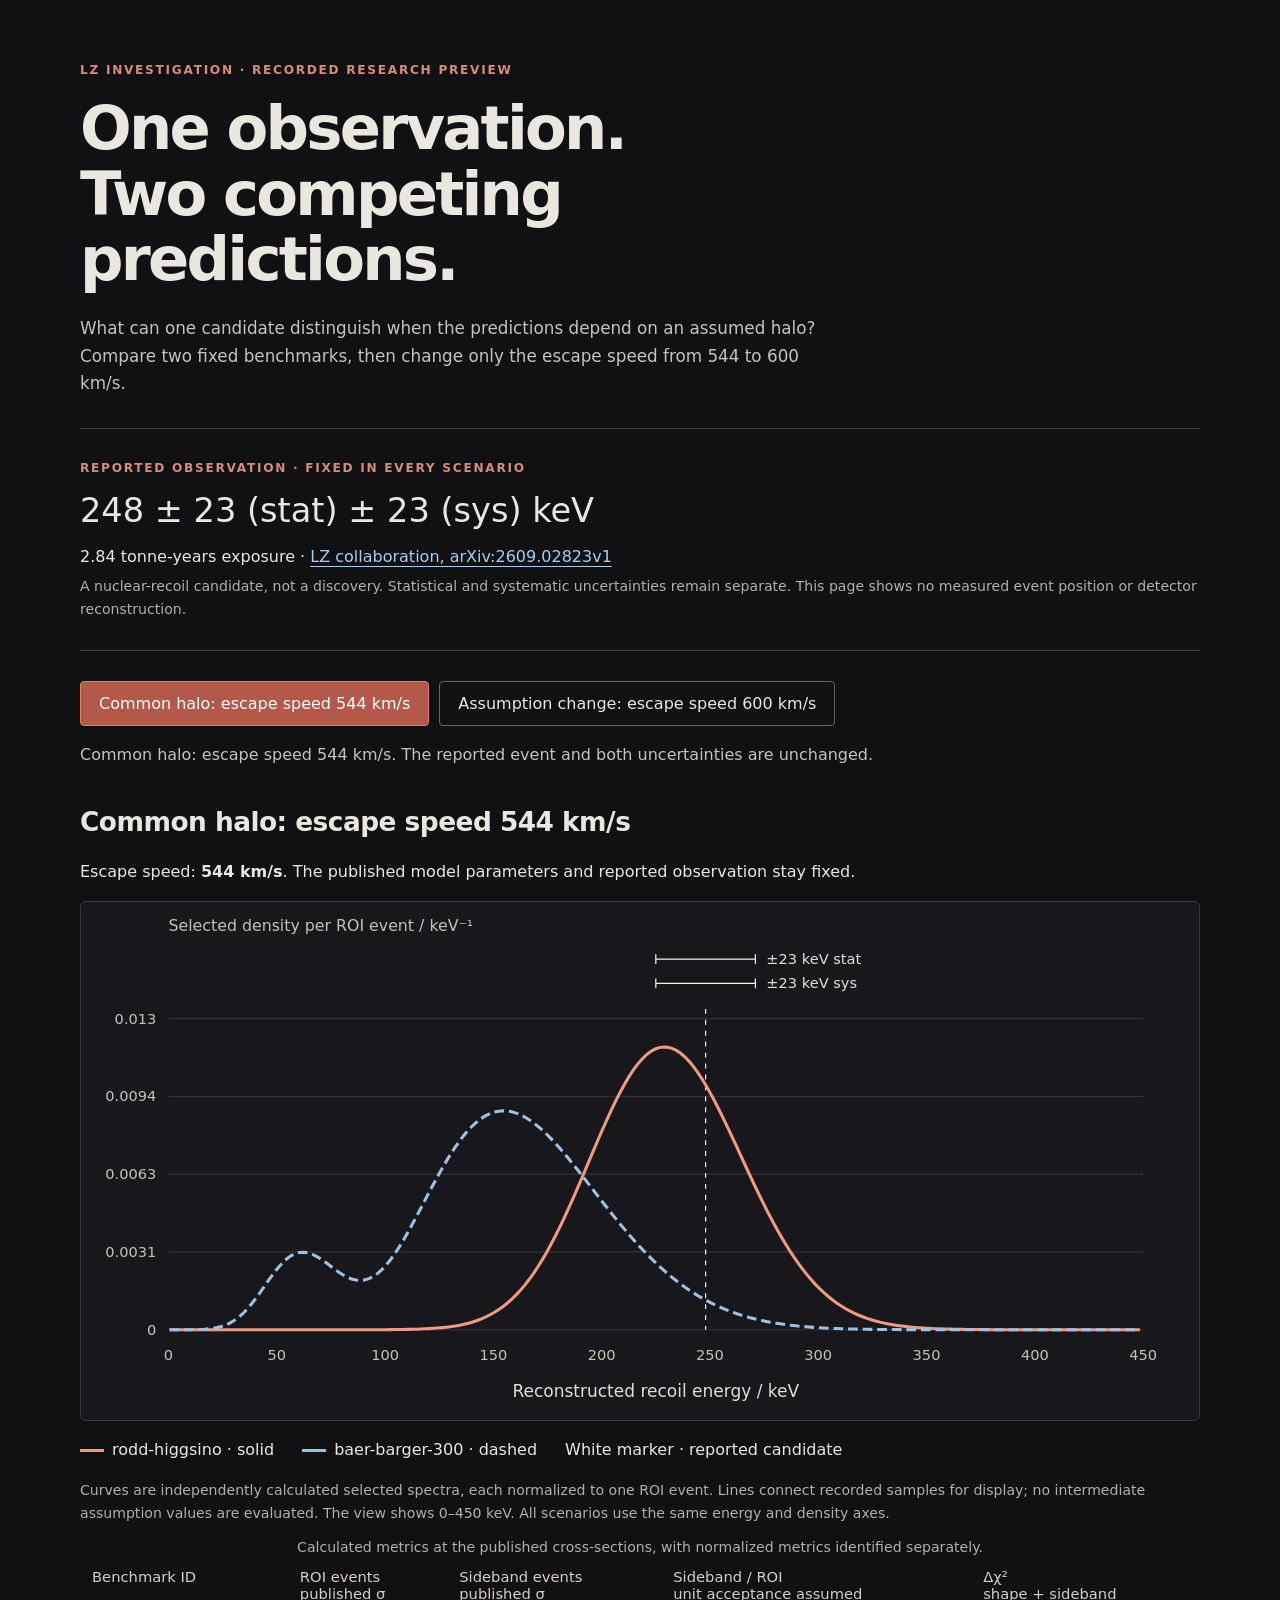
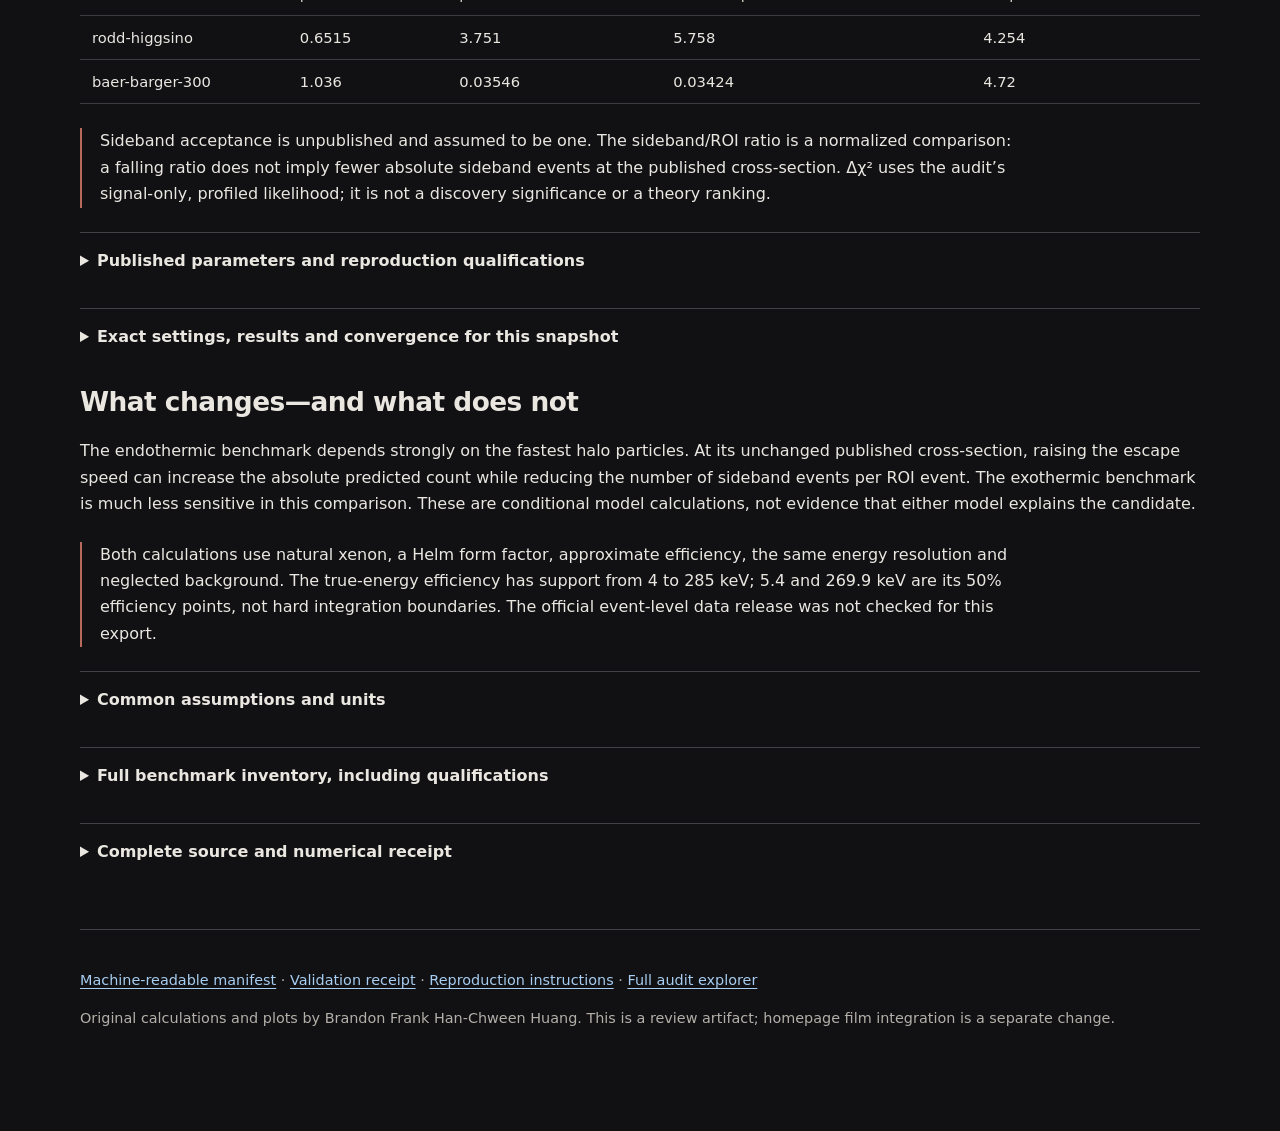
<file: lz-event-audit/scenes/index.html>
<!doctype html>
<html lang="en"><head><meta charset="utf-8"><meta name="viewport" content="width=device-width,initial-scale=1"><meta name="robots" content="noindex"><title>LZ · One observation, two predictions</title><link rel="stylesheet" href="../web/scene-preview.css"></head>
<body><main>
<p class="eyebrow">LZ investigation · recorded research preview</p>
<h1>One observation.<br>Two competing predictions.</h1>
<p class="intro">What can one candidate distinguish when the predictions depend on an assumed halo? Compare two fixed benchmarks, then change only the escape speed from 544 to 600 km/s.</p>
<section class="observation" aria-labelledby="observation-heading"><p class="eyebrow" id="observation-heading">Reported observation · fixed in every scenario</p><p class="energy">248 ± 23 (stat) ± 23 (sys) keV</p><p>2.84 tonne-years exposure · <a href="https://arxiv.org/abs/2609.02823v1">LZ collaboration, arXiv:2609.02823v1</a></p><p class="caption">A nuclear-recoil candidate, not a discovery. Statistical and systematic uncertainties remain separate. This page shows no measured event position or detector reconstruction.</p></section>
<div id="scenario-controls" hidden role="group" aria-label="Choose a recorded escape-speed scenario"><button type="button" data-select="base" aria-pressed="false" aria-controls="scene-base">Common halo: escape speed 544 km/s</button>
<button type="button" data-select="vesc600" aria-pressed="false" aria-controls="scene-vesc600">Assumption change: escape speed 600 km/s</button></div>
<p id="selection-status" role="status" aria-live="polite">All recorded scenarios are shown below. JavaScript adds discrete selection only.</p>
<section class="scene" id="scene-base" data-scenario="base" aria-labelledby="heading-base">
<h2 id="heading-base">Common halo: escape speed 544 km/s</h2>
<p>Escape speed: <strong>544 km/s</strong>. The published model parameters and reported observation stay fixed.</p>
<div class="plot-wrap" tabindex="0" role="region" aria-label="Recorded spectra; scroll horizontally on small screens"><svg class="plot" role="img" aria-labelledby="plot-base-title plot-base-desc" viewBox="0 0 920 426" xmlns="http://www.w3.org/2000/svg">
<title id="plot-base-title">Common halo: escape speed 544 km/s: calculated spectra and the fixed reported event</title>
<desc id="plot-base-desc">Original plot of recorded calculations, normalized to one selected ROI event for each benchmark. The white marker is the reported 248 keV candidate. Statistical and systematic uncertainties are shown separately. All scenario plots use the same axes. Exact metrics follow in the table.</desc>
<path d="M72 352.00H874" stroke="#343138"/>
<text x="62" y="356.00" text-anchor="end" fill="#c7c0b8" font-size="12">0</text>
<path d="M72 288.00H874" stroke="#343138"/>
<text x="62" y="292.00" text-anchor="end" fill="#c7c0b8" font-size="12">0.0031</text>
<path d="M72 224.00H874" stroke="#343138"/>
<text x="62" y="228.00" text-anchor="end" fill="#c7c0b8" font-size="12">0.0063</text>
<path d="M72 160.00H874" stroke="#343138"/>
<text x="62" y="164.00" text-anchor="end" fill="#c7c0b8" font-size="12">0.0094</text>
<path d="M72 96.00H874" stroke="#343138"/>
<text x="62" y="100.00" text-anchor="end" fill="#c7c0b8" font-size="12">0.013</text>
<text x="72.00" y="377" text-anchor="middle" fill="#c7c0b8" font-size="12">0</text>
<text x="161.11" y="377" text-anchor="middle" fill="#c7c0b8" font-size="12">50</text>
<text x="250.22" y="377" text-anchor="middle" fill="#c7c0b8" font-size="12">100</text>
<text x="339.33" y="377" text-anchor="middle" fill="#c7c0b8" font-size="12">150</text>
<text x="428.44" y="377" text-anchor="middle" fill="#c7c0b8" font-size="12">200</text>
<text x="517.56" y="377" text-anchor="middle" fill="#c7c0b8" font-size="12">250</text>
<text x="606.67" y="377" text-anchor="middle" fill="#c7c0b8" font-size="12">300</text>
<text x="695.78" y="377" text-anchor="middle" fill="#c7c0b8" font-size="12">350</text>
<text x="784.89" y="377" text-anchor="middle" fill="#c7c0b8" font-size="12">400</text>
<text x="874.00" y="377" text-anchor="middle" fill="#c7c0b8" font-size="12">450</text>
<text x="473" y="407" text-anchor="middle" fill="#e2ddd5" font-size="14">Reconstructed recoil energy / keV</text>
<text x="72" y="24" fill="#c7c0b8" font-size="13">Selected density per ROI event / keV⁻¹</text>
<path d="M473.00 47H554.98 M473.00 43V51 M554.98 43V51" stroke="#f6f3ee" fill="none"/>
<text x="563.98" y="51" fill="#e2ddd5" font-size="12">±23 keV stat</text>
<path d="M473.00 67H554.98 M473.00 63V71 M554.98 63V71" stroke="#f6f3ee" fill="none"/>
<text x="563.98" y="71" fill="#e2ddd5" font-size="12">±23 keV sys</text>
<path data-observation-energy="248" d="M513.99 88V352" stroke="#f6f3ee" stroke-dasharray="4 5"/>
<polyline points="72.891,352.000 76.456,352.000 80.020,352.000 83.584,352.000 87.149,352.000 90.713,352.000 94.278,352.000 97.842,352.000 101.407,352.000 104.971,352.000 108.536,352.000 112.100,352.000 115.664,352.000 119.229,352.000 122.793,352.000 126.358,352.000 129.922,352.000 133.487,352.000 137.051,352.000 140.616,352.000 144.180,352.000 147.744,352.000 151.309,352.000 154.873,352.000 158.438,352.000 162.002,352.000 165.567,352.000 169.131,352.000 172.696,352.000 176.260,352.000 179.824,352.000 183.389,352.000 186.953,352.000 190.518,352.000 194.082,351.999 197.647,351.999 201.211,351.999 204.776,351.998 208.340,351.997 211.904,351.997 215.469,351.995 219.033,351.994 222.598,351.991 226.162,351.988 229.727,351.984 233.291,351.979 236.856,351.972 240.420,351.963 243.984,351.951 247.549,351.936 251.113,351.916 254.678,351.891 258.242,351.859 261.807,351.819 265.371,351.768 268.936,351.704 272.500,351.625 276.064,351.527 279.629,351.405 283.193,351.256 286.758,351.074 290.322,350.852 293.887,350.584 297.451,350.262 301.016,349.876 304.580,349.416 308.144,348.870 311.709,348.226 315.273,347.471 318.838,346.588 322.402,345.563 325.967,344.377 329.531,343.012 333.096,341.450 336.660,339.671 340.224,337.654 343.789,335.380 347.353,332.828 350.918,329.980 354.482,326.816 358.047,323.319 361.611,319.474 365.176,315.268 368.740,310.691 372.304,305.735 375.869,300.397 379.433,294.678 382.998,288.584 386.562,282.123 390.127,275.312 393.691,268.171 397.256,260.725 400.820,253.006 404.384,245.051 407.949,236.901 411.513,228.603 415.078,220.208 418.642,211.772 422.207,203.352 425.771,195.010 429.336,186.809 432.900,178.812 436.464,171.084 440.029,163.689 443.593,156.689 447.158,150.143 450.722,144.107 454.287,138.634 457.851,133.771 461.416,129.559 464.980,126.034 468.544,123.225 472.109,121.153 475.673,119.833 479.238,119.273 482.802,119.471 486.367,120.419 489.931,122.104 493.496,124.504 497.060,127.590 500.624,131.329 504.189,135.682 507.753,140.605 511.318,146.051 513.991,150.448 514.882,151.969 518.447,158.305 522.011,165.005 525.576,172.013 529.140,179.273 532.704,186.729 536.269,194.327 539.833,202.014 543.398,209.739 546.962,217.455 550.527,225.116 554.091,232.681 557.656,240.111 561.220,247.374 564.784,254.439 568.349,261.278 571.913,267.871 575.478,274.199 579.042,280.247 582.607,286.004 586.171,291.463 589.736,296.618 593.300,301.470 596.864,306.018 600.429,310.267 603.993,314.222 607.558,317.891 611.122,321.283 614.687,324.409 618.251,327.279 621.816,329.907 625.380,332.305 628.944,334.487 632.509,336.466 636.073,338.255 639.638,339.867 643.202,341.317 646.767,342.616 650.331,343.776 653.896,344.811 657.460,345.730 661.024,346.544 664.589,347.264 668.153,347.898 671.718,348.455 675.282,348.944 678.847,349.371 682.411,349.744 685.976,350.068 689.540,350.349 693.104,350.593 696.669,350.803 700.233,350.984 703.798,351.139 707.362,351.273 710.927,351.387 714.491,351.484 718.056,351.567 721.620,351.637 725.184,351.696 728.749,351.747 732.313,351.789 735.878,351.825 739.442,351.855 743.007,351.880 746.571,351.901 750.136,351.918 753.700,351.933 757.264,351.945 760.829,351.955 764.393,351.963 767.958,351.970 771.522,351.976 775.087,351.980 778.651,351.984 782.216,351.987 785.780,351.990 789.344,351.992 792.909,351.993 796.473,351.995 800.038,351.996 803.602,351.997 807.167,351.997 810.731,351.998 814.296,351.998 817.860,351.999 821.424,351.999 824.989,351.999 828.553,351.999 832.118,351.999 835.682,352.000 839.247,352.000 842.811,352.000 846.376,352.000 849.940,352.000 853.504,352.000 857.069,352.000 860.633,352.000 864.198,352.000 867.762,352.000 871.327,352.000" fill="none" stroke="#f19a83" stroke-width="2.5"/>
<polyline points="72.891,351.997 76.456,351.995 80.020,351.989 83.584,351.978 87.149,351.957 90.713,351.919 94.278,351.852 97.842,351.740 101.407,351.558 104.971,351.272 108.536,350.836 112.100,350.196 115.664,349.286 119.229,348.037 122.793,346.376 126.358,344.240 129.922,341.581 133.487,338.373 137.051,334.625 140.616,330.381 144.180,325.723 147.744,320.769 151.309,315.668 154.873,310.586 158.438,305.696 162.002,301.171 165.567,297.164 169.131,293.803 172.696,291.185 176.260,289.369 179.824,288.375 183.389,288.184 186.953,288.744 190.518,289.973 194.082,291.764 197.647,293.990 201.211,296.515 204.776,299.196 208.340,301.890 211.904,304.458 215.469,306.772 219.033,308.717 222.598,310.190 226.162,311.109 229.727,311.408 233.291,311.041 236.856,309.977 240.420,308.208 243.984,305.736 247.549,302.584 251.113,298.783 254.678,294.379 258.242,289.427 261.807,283.988 265.371,278.131 268.936,271.928 272.500,265.453 276.064,258.783 279.629,251.993 283.193,245.155 286.758,238.342 290.322,231.621 293.887,225.054 297.451,218.702 301.016,212.616 304.580,206.844 308.144,201.429 311.709,196.407 315.273,191.807 318.838,187.656 322.402,183.972 325.967,180.770 329.531,178.057 333.096,175.839 336.660,174.116 340.224,172.884 343.789,172.134 347.353,171.856 350.918,172.035 354.482,172.656 358.047,173.700 361.611,175.145 365.176,176.971 368.740,179.153 372.304,181.667 375.869,184.489 379.433,187.593 382.998,190.953 386.562,194.545 390.127,198.342 393.691,202.320 397.256,206.454 400.820,210.721 404.384,215.098 407.949,219.563 411.513,224.094 415.078,228.672 418.642,233.277 422.207,237.892 425.771,242.500 429.336,247.085 432.900,251.632 436.464,256.129 440.029,260.564 443.593,264.924 447.158,269.200 450.722,273.384 454.287,277.467 457.851,281.443 461.416,285.305 464.980,289.049 468.544,292.671 472.109,296.167 475.673,299.535 479.238,302.772 482.802,305.879 486.367,308.855 489.931,311.699 493.496,314.412 497.060,316.996 500.624,319.452 504.189,321.782 507.753,323.989 511.318,326.076 513.991,327.563 514.882,328.044 518.447,329.899 522.011,331.642 525.576,333.278 529.140,334.811 532.704,336.244 536.269,337.582 539.833,338.829 543.398,339.988 546.962,341.064 550.527,342.060 554.091,342.982 557.656,343.833 561.220,344.616 564.784,345.337 568.349,345.998 571.913,346.603 575.478,347.157 579.042,347.661 582.607,348.121 586.171,348.539 589.736,348.917 593.300,349.260 596.864,349.569 600.429,349.847 603.993,350.098 607.558,350.322 611.122,350.524 614.687,350.703 618.251,350.864 621.816,351.006 625.380,351.132 628.944,351.244 632.509,351.343 636.073,351.430 639.638,351.507 643.202,351.574 646.767,351.633 650.331,351.685 653.896,351.729 657.460,351.768 661.024,351.802 664.589,351.831 668.153,351.857 671.718,351.878 675.282,351.897 678.847,351.913 682.411,351.927 685.976,351.938 689.540,351.948 693.104,351.957 696.669,351.964 700.233,351.970 703.798,351.975 707.362,351.979 710.927,351.983 714.491,351.986 718.056,351.988 721.620,351.990 725.184,351.992 728.749,351.994 732.313,351.995 735.878,351.996 739.442,351.997 743.007,351.997 746.571,351.998 750.136,351.998 753.700,351.999 757.264,351.999 760.829,351.999 764.393,351.999 767.958,351.999 771.522,352.000 775.087,352.000 778.651,352.000 782.216,352.000 785.780,352.000 789.344,352.000 792.909,352.000 796.473,352.000 800.038,352.000 803.602,352.000 807.167,352.000 810.731,352.000 814.296,352.000 817.860,352.000 821.424,352.000 824.989,352.000 828.553,352.000 832.118,352.000 835.682,352.000 839.247,352.000 842.811,352.000 846.376,352.000 849.940,352.000 853.504,352.000 857.069,352.000 860.633,352.000 864.198,352.000 867.762,352.000 871.327,352.000" fill="none" stroke="#9fbfe3" stroke-width="2.5" stroke-dasharray="8 4"/>
</svg></div>
<ul class="legend"><li><span class="swatch" style="background:#f19a83"></span>rodd-higgsino · solid</li><li><span class="swatch" style="background:#9fbfe3"></span>baer-barger-300 · dashed</li><li>White marker · reported candidate</li></ul>
<p class="caption">Curves are independently calculated selected spectra, each normalized to one ROI event. Lines connect recorded samples for display; no intermediate assumption values are evaluated. The view shows 0–450 keV. All scenarios use the same energy and density axes.</p>
<div class="table-wrap"><table><caption class="caption">Calculated metrics at the published cross-sections, with normalized metrics identified separately.</caption><thead><tr><th scope="col">Benchmark ID</th><th scope="col">ROI events<br>published σ</th><th scope="col">Sideband events<br>published σ</th><th scope="col">Sideband / ROI<br>unit acceptance assumed</th><th scope="col">Δχ²<br>shape + sideband</th></tr></thead><tbody><tr data-benchmark="rodd-higgsino"><th scope="row">rodd-higgsino</th><td class="numeric" data-metric="N_roi_own_sigma">0.6515</td><td class="numeric" data-metric="N_sb_own_sigma">3.751</td><td class="numeric" data-metric="R_SB">5.758</td><td class="numeric" data-metric="dchi2">4.254</td></tr><tr data-benchmark="baer-barger-300"><th scope="row">baer-barger-300</th><td class="numeric" data-metric="N_roi_own_sigma">1.036</td><td class="numeric" data-metric="N_sb_own_sigma">0.03546</td><td class="numeric" data-metric="R_SB">0.03424</td><td class="numeric" data-metric="dchi2">4.72</td></tr></tbody></table></div>
<p class="notice">Sideband acceptance is unpublished and assumed to be one. The sideband/ROI ratio is a normalized comparison: a falling ratio does not imply fewer absolute sideband events at the published cross-section. Δχ² uses the audit’s signal-only, profiled likelihood; it is not a discovery significance or a theory ranking.</p>
<details><summary>Published parameters and reproduction qualifications</summary><div class="columns"><div><h3>rodd-higgsino</h3><p>Rodd, Safdi, Slatyer, Xu · <a href="https://arxiv.org/abs/2609.04175v1">arXiv:2609.04175v1</a></p><ul class="parameter-list"><li>Mass: 1100 GeV</li><li>Splitting: 377 keV</li><li>Coupling: QW</li><li>Published cross-section: 7.3e-39 cm²</li></ul><p class="caption">reference point from the sideband critique</p><pre>{
  &quot;status&quot;: &quot;approximate paper comparison&quot;,
  &quot;qualification&quot;: &quot;Upstream year-averaged validation retunes splitting to 375.3 keV for one event, versus 377 keV reported, with 4.5 versus 4.9 sideband events. This snapshot keeps published delta=377 keV and does not retune to one event.&quot;
}</pre></div><div><h3>baer-barger-300</h3><p>Baer, Barger · <a href="https://arxiv.org/abs/2609.06153v1">arXiv:2609.06153v1</a></p><ul class="parameter-list"><li>Mass: 300 GeV</li><li>Splitting: -300 keV</li><li>Coupling: Z</li><li>Published cross-section: 1.5e-45 cm²</li></ul><p class="caption">unit excited fraction</p><pre>{
  &quot;status&quot;: &quot;approximate paper comparison&quot;,
  &quot;qualification&quot;: &quot;Upstream fixed-vE=254 comparison checks Table I; the scene uses the common year-averaged halo. For the 300 GeV point, stored sigma is 1.45e-45 versus the paper rounded 1.5e-45 cm²; no exact paper reproduction is asserted.&quot;
}</pre></div></div></details>
<details><summary>Exact settings, results and convergence for this snapshot</summary><pre>{
  &quot;id&quot;: &quot;base&quot;,
  &quot;label&quot;: &quot;Common halo: escape speed 544 km/s&quot;,
  &quot;changed_assumptions&quot;: [],
  &quot;halo&quot;: {
    &quot;rho&quot;: 0.3,
    &quot;v0&quot;: 238.0,
    &quot;vesc&quot;: 544.0,
    &quot;vE&quot;: 250.2,
    &quot;dvE&quot;: 14.9,
    &quot;phase&quot;: null,
    &quot;label&quot;: &quot;SHM, year-averaged&quot;
  },
  &quot;detector&quot;: {
    &quot;exposure_tyr&quot;: 2.84,
    &quot;eff_knots_E&quot;: [
      5.4,
      14.0,
      250.0,
      269.9
    ],
    &quot;eff_knots_v&quot;: [
      0.5,
      0.96,
      0.96,
      0.5
    ],
    &quot;eff_floor_E&quot;: 4.0,
    &quot;eff_ceil_E&quot;: 285.0,
    &quot;res_a&quot;: 23.0,
    &quot;res_b&quot;: 0.093,
    &quot;sideband&quot;: [
      350.0,
      590.0
    ],
    &quot;low_window&quot;: [
      5.4,
      55.0
    ],
    &quot;event_E&quot;: 248.0,
    &quot;energy_scale&quot;: 1.0
  },
  &quot;snapshots&quot;: [
    {
      &quot;benchmark_id&quot;: &quot;rodd-higgsino&quot;,
      &quot;status&quot;: &quot;validated stored-audit snapshot&quot;,
      &quot;paper_reproduction&quot;: {
        &quot;status&quot;: &quot;approximate paper comparison&quot;,
        &quot;qualification&quot;: &quot;Upstream year-averaged validation retunes splitting to 375.3 keV for one event, versus 377 keV reported, with 4.5 versus 4.9 sideband events. This snapshot keeps published delta=377 keV and does not retune to one event.&quot;
      },
      &quot;metrics&quot;: {
        &quot;N_roi_own_sigma&quot;: 0.6515422739379104,
        &quot;N_sb_own_sigma&quot;: 3.7513807080039934,
        &quot;R_SB&quot;: 5.7576934882992505,
        &quot;dchi2&quot;: 4.254231590123298,
        &quot;E_peak_keV&quot;: 229.0,
        &quot;p_event_per_roi&quot;: 0.009864312772332625
      },
      &quot;undefined_reasons&quot;: {},
      &quot;curve&quot;: {
        &quot;energy_keV&quot;: [
          0.5,
          2.5,
          4.5,
          6.5,
          8.5,
          10.5,
          12.5,
          14.5,
          16.5,
          18.5,
          20.5,
          22.5,
          24.5,
          26.5,
          28.5,
          30.5,
          32.5,
          34.5,
          36.5,
          38.5,
          40.5,
          42.5,
          44.5,
          46.5,
          48.5,
          50.5,
          52.5,
          54.5,
          56.5,
          58.5,
          60.5,
          62.5,
          64.5,
          66.5,
          68.5,
          70.5,
          72.5,
          74.5,
          76.5,
          78.5,
          80.5,
          82.5,
          84.5,
          86.5,
          88.5,
          90.5,
          92.5,
          94.5,
          96.5,
          98.5,
          100.5,
          102.5,
          104.5,
          106.5,
          108.5,
          110.5,
          112.5,
          114.5,
          116.5,
          118.5,
          120.5,
          122.5,
          124.5,
          126.5,
          128.5,
          130.5,
          132.5,
          134.5,
          136.5,
          138.5,
          140.5,
          142.5,
          144.5,
          146.5,
          148.5,
          150.5,
          152.5,
          154.5,
          156.5,
          158.5,
          160.5,
          162.5,
          164.5,
          166.5,
          168.5,
          170.5,
          172.5,
          174.5,
          176.5,
          178.5,
          180.5,
          182.5,
          184.5,
          186.5,
          188.5,
          190.5,
          192.5,
          194.5,
          196.5,
          198.5,
          200.5,
          202.5,
          204.5,
          206.5,
          208.5,
          210.5,
          212.5,
          214.5,
          216.5,
          218.5,
          220.5,
          222.5,
          224.5,
          226.5,
          228.5,
          230.5,
          232.5,
          234.5,
          236.5,
          238.5,
          240.5,
          242.5,
          244.5,
          246.5,
          248.0,
          248.5,
          250.5,
          252.5,
          254.5,
          256.5,
          258.5,
          260.5,
          262.5,
          264.5,
          266.5,
          268.5,
          270.5,
          272.5,
          274.5,
          276.5,
          278.5,
          280.5,
          282.5,
          284.5,
          286.5,
          288.5,
          290.5,
          292.5,
          294.5,
          296.5,
          298.5,
          300.5,
          302.5,
          304.5,
          306.5,
          308.5,
          310.5,
          312.5,
          314.5,
          316.5,
          318.5,
          320.5,
          322.5,
          324.5,
          326.5,
          328.5,
          330.5,
          332.5,
          334.5,
          336.5,
          338.5,
          340.5,
          342.5,
          344.5,
          346.5,
          348.5,
          350.5,
          352.5,
          354.5,
          356.5,
          358.5,
          360.5,
          362.5,
          364.5,
          366.5,
          368.5,
          370.5,
          372.5,
          374.5,
          376.5,
          378.5,
          380.5,
          382.5,
          384.5,
          386.5,
          388.5,
          390.5,
          392.5,
          394.5,
          396.5,
          398.5,
          400.5,
          402.5,
          404.5,
          406.5,
          408.5,
          410.5,
          412.5,
          414.5,
          416.5,
          418.5,
          420.5,
          422.5,
          424.5,
          426.5,
          428.5,
          430.5,
          432.5,
          434.5,
          436.5,
          438.5,
          440.5,
          442.5,
          444.5,
          446.5,
          448.5,
          450.5,
          452.5,
          454.5,
          456.5,
          458.5,
          460.5,
          462.5,
          464.5,
          466.5,
          468.5,
          470.5,
          472.5,
          474.5,
          476.5,
          478.5,
          480.5,
          482.5,
          484.5,
          486.5,
          488.5,
          490.5,
          492.5,
          494.5,
          496.5,
          498.5,
          500.5,
          502.5,
          504.5,
          506.5,
          508.5,
          510.5,
          512.5,
          514.5,
          516.5,
          518.5,
          520.5,
          522.5,
          524.5,
          526.5,
          528.5,
          530.5,
          532.5,
          534.5,
          536.5,
          538.5,
          540.5,
          542.5,
          544.5,
          546.5,
          548.5,
          550.5,
          552.5,
          554.5,
          556.5,
          558.5,
          560.5,
          562.5,
          564.5,
          566.5,
          568.5,
          570.5,
          572.5,
          574.5,
          576.5,
          578.5,
          580.5,
          582.5,
          584.5,
          586.5,
          588.5,
          590.5,
          592.5,
          594.5,
          596.5,
          598.5
        ],
        &quot;selected_density_per_roi_keV&quot;: [
          1.9327266822894212e-14,
          3.1826481479350147e-14,
          5.217381002991178e-14,
          8.514378168792459e-14,
          1.383186831816232e-13,
          2.236802783095197e-13,
          3.6006858618807306e-13,
          5.769597957264695e-13,
          9.202399208583863e-13,
          1.4609809011250377e-12,
          2.3087081424547362e-12,
          3.63134870428119e-12,
          5.685059471600629e-12,
          8.858582507709078e-12,
          1.3738836549835656e-11,
          2.120737027286521e-11,
          3.2581401502808986e-11,
          4.9818887093441824e-11,
          7.58149980000933e-11,
          1.148282902462196e-10,
          1.7308978394447173e-10,
          2.596684132339433e-10,
          3.8769359373881217e-10,
          5.760721419307199e-10,
          8.518852102446378e-10,
          1.2537146876768757e-09,
          1.8362318682066776e-09,
          2.676489236563054e-09,
          3.882495125927016e-09,
          5.604828067539412e-09,
          8.052271394541485e-09,
          1.1512728840991172e-08,
          1.638102945258255e-08,
          2.3195657122142056e-08,
          3.268695930099388e-08,
          4.584001410327458e-08,
          6.397607803527042e-08,
          8.885740973218932e-08,
          1.2282127788154534e-07,
          1.6895011975349427e-07,
          2.312861207801676e-07,
          3.150999282480194e-07,
          4.272247763618949e-07,
          5.764689562862675e-07,
          7.741212687925549e-07,
          1.034565786676103e-06,
          1.376023846877109e-06,
          1.8214425838927588e-06,
          2.3995503789348597e-06,
          3.1461001821965517e-06,
          4.1053215950668e-06,
          5.331601682318188e-06,
          6.89141251393429e-06,
          8.865500197962035e-06,
          1.1351345447849102e-05,
          1.4465899333384842e-05,
          1.8348589626492584e-05,
          2.316458295104562e-05,
          2.9108275723674503e-05,
          3.640697265804096e-05,
          4.532469552858883e-05,
          5.616604720121593e-05,
          6.928003702111644e-05,
          8.506375402870079e-05,
          0.00010396575482569525,
          0.00012648901404962957,
          0.000153193268278476,
          0.00018469656982548986,
          0.00022167585641554976,
          0.00026486633730374927,
          0.0003150594971236553,
          0.0003730995266685026,
          0.00043987800579246665,
          0.0005163266883288405,
          0.000603408272727645,
          0.0007021050850394636,
          0.0008134056525397007,
          0.0009382892058894511,
          0.0010777082140072086,
          0.0012325691270763084,
          0.001403711577216936,
          0.001591886360827857,
          0.0017977325986872992,
          0.002021754536648251,
          0.002264298508161409,
          0.002525530626970616,
          0.0028054158114232375,
          0.0031036987585459277,
          0.0034198874844635326,
          0.0037532400265970454,
          0.0041027548617738685,
          0.004467165533092573,
          0.004844939898071927,
          0.005234284313039405,
          0.0056331529563843265,
          0.00603926236939233,
          0.006450111161623364,
          0.006863004692343043,
          0.007275084404765808,
          0.007683361360292686,
          0.008084753399892265,
          0.008476125253363305,
          0.008854330828061288,
          0.009216256839805646,
          0.00955886690243244,
          0.009879245170344338,
          0.01017463863111417,
          0.010442497172537972,
          0.01068051059948831,
          0.010886641848691208,
          0.011059155741646667,
          0.011196642724261442,
          0.011298037162839973,
          0.011362629896051404,
          0.01139007487736676,
          0.01138038987823103,
          0.011333951355019916,
          0.011251483708998353,
          0.011134043284780869,
          0.010982997556374621,
          0.010800000038471242,
          0.010586961532512216,
          0.010346018371045205,
          0.01007949835946305,
          0.009864312772332625,
          0.009789885131391039,
          0.009479781633310955,
          0.009151873436511667,
          0.008808892541578274,
          0.008453582294161564,
          0.008088663972754179,
          0.007716805541870198,
          0.0073405929897137085,
          0.006962504590486002,
          0.006584888350231837,
          0.0062099428137625,
          0.005839701330750917,
          0.005476019803394271,
          0.0051205678676571114,
          0.004774823396346081,
          0.004440070156143615,
          0.004117398402968734,
          0.0038077081610799666,
          0.0035117149013574136,
          0.00322995731311424,
          0.0029628068512824526,
          0.0027104787363871684,
          0.0024730440876976185,
          0.002250442879523934,
          0.002042497425925067,
          0.0018489261191553096,
          0.0016693571710295538,
          0.0015033421330597992,
          0.0013503689997681806,
          0.0012098747291297174,
          0.0010812570438295743,
          0.00096388540621078,
          0.0008571110878134877,
          0.0007602762807443688,
          0.0006727222223497287,
          0.0005937963264887306,
          0.0005228583339050472,
          0.0004592855106619512,
          0.00040247693730828847,
          0.0003518569424270629,
          0.00030687774259462435,
          0.0002670213567089101,
          0.00023180086633273967,
          0.00020076109537480057,
          0.00017347878234731044,
          0.00014956231685480138,
          0.0001286511091427839,
          0.0001104146577208084,
          9.455137551118795e-05,
          8.078722988405546e-05,
          6.887424652192113e-05,
          5.858892148930604e-05,
          4.973058031748717e-05,
          4.211971747800832e-05,
          3.5596344414106876e-05,
          3.001836940605945e-05,
          2.5260028022665062e-05,
          2.121037879524286e-05,
          1.777187506411004e-05,
          1.4859020697339084e-05,
          1.2397114562261413e-05,
          1.0321086226423757e-05,
          8.574423353643238e-06,
          7.10818961401894e-06,
          5.880130612101061e-06,
          4.853864320634656e-06,
          3.998151753368556e-06,
          3.2862430846883125e-06,
          2.695294092870663e-06,
          2.2058476360447933e-06,
          1.801374836341736e-06,
          1.4678707217606362e-06,
          1.1934992333691759e-06,
          9.682827268624046e-07,
          7.838313643419182e-07,
          6.331080892661663e-07,
          5.102251922117809e-07,
          4.1026879703817023e-07,
          3.29147918004251e-07,
          2.6346505192226023e-07,
          2.1040557071607682e-07,
          1.676434653055171e-07,
          1.332612592280408e-07,
          1.0568215843772645e-07,
          8.361273164817759e-08,
          6.599462336884709e-08,
          5.1963989839858315e-08,
          4.081751715638375e-08,
          3.198403198919288e-08,
          2.5000849612062962e-08,
          1.9494122691798134e-08,
          1.516255877603671e-08,
          1.1763965921512203e-08,
          9.10416570427516e-09,
          7.027882154274464e-09,
          5.411275102405321e-09,
          4.155838083733906e-09,
          3.1834252881536174e-09,
          2.4322099863151267e-09,
          1.8534091971229836e-09,
          1.4086368345161186e-09,
          1.0677708289493143e-09,
          8.072393432487083e-10,
          6.08647705899801e-10,
          4.5768151777786233e-10,
          3.432329447614601e-10,
          2.5670683147882665e-10,
          1.9147125779983082e-10,
          1.424237660588664e-10,
          1.056499337769831e-10,
          7.815544249636009e-11,
          5.765645908180539e-11,
          4.241613806617838e-11,
          3.1117487859060924e-11,
          2.2764817261718717e-11,
          1.6607573464097237e-11,
          1.208166688275823e-11,
          8.764408760964978e-12,
          6.340011633267161e-12,
          4.573259605875314e-12,
          3.2894770747438658e-12,
          2.3593373695505814e-12,
          1.6873784227693087e-12,
          1.2033484572227808e-12,
          8.557050814430955e-13,
          6.067475619237302e-13,
          4.289836408222952e-13,
          3.024264868562487e-13,
          2.1259011173872522e-13,
          1.490075491599304e-13,
          1.0413899524069556e-13,
          7.256988025968365e-14,
          5.042378434225885e-14,
          3.493402679088836e-14,
          2.4132054382525948e-14,
          1.6621518653565893e-14,
          1.1415009120425535e-14,
          7.816448002265549e-15,
          5.33665060498251e-15,
          3.632894894061879e-15,
          2.465813811064122e-15,
          1.6687443862666948e-15,
          1.126004698864801e-15,
          7.575481577315207e-16,
          5.081580475931615e-16,
          3.3986370976458535e-16,
          2.2663509132518384e-16,
          1.5068321820259939e-16,
          9.988885253388698e-17,
          6.60210825584361e-17,
          4.350717151033816e-17,
          2.858582939375891e-17,
          1.8726286582688397e-17,
          1.2231019761523945e-17,
          7.964949922896501e-18,
          5.1714470869669816e-18,
          3.3477196239992715e-18,
          2.1606944554966936e-18,
          1.390414471530475e-18,
          8.920747023597586e-19,
          5.706418178939908e-19,
          3.6394086076851292e-19,
          2.314207738027055e-19,
          1.4671605235689616e-19,
          9.273767004671287e-20,
          5.844367132651342e-20,
          3.672155682076024e-20,
          2.3004166759145575e-20,
          1.4367900562446597e-20,
          8.947074986691549e-21,
          5.5548122626781214e-21,
          3.4384114193331666e-21,
          2.1220033119060582e-21,
          1.3056707186836131e-21,
          8.009774747006303e-22,
          4.8989795305272315e-22
        ],
        &quot;normalization&quot;: &quot;Selected reconstructed spectrum divided by its ROI count; one expected ROI event, not a refit of published parameters.&quot;,
        &quot;sample_spacing_keV&quot;: 2.0,
        &quot;extra_sample_keV&quot;: 248.0,
        &quot;display_interpolation&quot;: &quot;straight segments between sampled densities; no interpolated halo result&quot;
      },
      &quot;validation&quot;: {
        &quot;reference&quot;: {
          &quot;R_SB&quot;: {
            &quot;csv_column&quot;: &quot;R_SB&quot;,
            &quot;stored_text&quot;: &quot;5.758&quot;,
            &quot;recomputed&quot;: 5.7576934882992505,
            &quot;source_rounding_allowance&quot;: 0.0005,
            &quot;numerical_allowance&quot;: 4.946493053559209e-05,
            &quot;absolute_tolerance&quot;: 0.0005494649305355921,
            &quot;absolute_difference&quot;: 0.00030651170074946776,
            &quot;passed&quot;: true
          },
          &quot;dchi2&quot;: {
            &quot;csv_column&quot;: &quot;dchi2&quot;,
            &quot;stored_text&quot;: &quot;4.254&quot;,
            &quot;recomputed&quot;: 4.254231590123298,
            &quot;source_rounding_allowance&quot;: 0.0005,
            &quot;numerical_allowance&quot;: 0.000309437807640478,
            &quot;absolute_tolerance&quot;: 0.000809437807640478,
            &quot;absolute_difference&quot;: 0.0002315901232980977,
            &quot;passed&quot;: true
          },
          &quot;N_roi_own_sigma&quot;: {
            &quot;csv_column&quot;: &quot;N_roi_own_sigma&quot;,
            &quot;stored_text&quot;: &quot;0.6515&quot;,
            &quot;recomputed&quot;: 0.6515422739379104,
            &quot;source_rounding_allowance&quot;: 5e-05,
            &quot;numerical_allowance&quot;: 5.187721494381847e-06,
            &quot;absolute_tolerance&quot;: 5.518772149438185e-05,
            &quot;absolute_difference&quot;: 4.2273937910453085e-05,
            &quot;passed&quot;: true
          },
          &quot;E_peak_keV&quot;: {
            &quot;csv_column&quot;: &quot;E_peak_keV&quot;,
            &quot;stored_text&quot;: &quot;229&quot;,
            &quot;recomputed&quot;: 229.0,
            &quot;source_rounding_allowance&quot;: 0.05,
            &quot;numerical_allowance&quot;: 1.000417014178482,
            &quot;absolute_tolerance&quot;: 1.050417014178482,
            &quot;absolute_difference&quot;: 0.0,
            &quot;passed&quot;: true
          }
        },
        &quot;convergence&quot;: {
          &quot;energy_grids&quot;: [
            {
              &quot;n&quot;: 1200,
              &quot;n_time&quot;: 48,
              &quot;metrics&quot;: {
                &quot;N_roi_own_sigma&quot;: 0.6515397061665428,
                &quot;N_sb_own_sigma&quot;: 3.751380708011086,
                &quot;R_SB&quot;: 5.757716179851946,
                &quot;dchi2&quot;: 4.254385659239134,
                &quot;E_peak_keV&quot;: 228.5950792326939,
                &quot;p_event_per_roi&quot;: 0.009863586029296503
              }
            },
            {
              &quot;n&quot;: 2400,
              &quot;n_time&quot;: 48,
              &quot;metrics&quot;: {
                &quot;N_roi_own_sigma&quot;: 0.6515422739379104,
                &quot;N_sb_own_sigma&quot;: 3.7513807080039934,
                &quot;R_SB&quot;: 5.7576934882992505,
                &quot;dchi2&quot;: 4.254231590123298,
                &quot;E_peak_keV&quot;: 229.0,
                &quot;p_event_per_roi&quot;: 0.009864312772332625
              }
            },
            {
              &quot;n&quot;: 4800,
              &quot;n_time&quot;: 48,
              &quot;metrics&quot;: {
                &quot;N_roi_own_sigma&quot;: 0.6515415889430204,
                &quot;N_sb_own_sigma&quot;: 3.7513807080473103,
                &quot;R_SB&quot;: 5.757699541687095,
                &quot;dchi2&quot;: 4.254246116204951,
                &quot;E_peak_keV&quot;: 228.95238591373203,
                &quot;p_event_per_roi&quot;: 0.009864249963848847
              }
            }
          ],
          &quot;annual_grids&quot;: [
            {
              &quot;n&quot;: 2400,
              &quot;n_time&quot;: 96,
              &quot;metrics&quot;: {
                &quot;N_roi_own_sigma&quot;: 0.6515422583861417,
                &quot;N_sb_own_sigma&quot;: 3.751379288720889,
                &quot;R_SB&quot;: 5.757691447386678,
                &quot;dchi2&quot;: 4.254230940335313,
                &quot;E_peak_keV&quot;: 229.0,
                &quot;p_event_per_roi&quot;: 0.009864312998035562
              }
            },
            {
              &quot;n&quot;: 2400,
              &quot;n_time&quot;: 192,
              &quot;metrics&quot;: {
                &quot;N_roi_own_sigma&quot;: 0.6515422844755212,
                &quot;N_sb_own_sigma&quot;: 3.751379327097158,
                &quot;R_SB&quot;: 5.757691275734997,
                &quot;dchi2&quot;: 4.2542309191191725,
                &quot;E_peak_keV&quot;: 229.0,
                &quot;p_event_per_roi&quot;: 0.009864312852114115
              }
            }
          ],
          &quot;absolute_numerical_allowance&quot;: {
            &quot;N_roi_own_sigma&quot;: 5.187721494381847e-06,
            &quot;N_sb_own_sigma&quot;: 2.8386528425627944e-06,
            &quot;R_SB&quot;: 4.946493053559209e-05,
            &quot;dchi2&quot;: 0.000309437807640478,
            &quot;E_peak_keV&quot;: 1.000417014178482,
            &quot;p_event_per_roi&quot;: 1.4539374781179226e-06
          }
        },
        &quot;maximum_true_recoil_keV&quot;: 623.7612606991948,
        &quot;cutoff_covers_true_support&quot;: true,
        &quot;omitted_tail&quot;: {
          &quot;method&quot;: &quot;0.25 keV midpoint integration above 1200 keV through the analytic isotope endpoint; same halo/response&quot;,
          &quot;N_sb&quot;: 0.0,
          &quot;relative_to_N_sb&quot;: 0.0,
          &quot;relative_acceptance_bound&quot;: 1e-10,
          &quot;N_roi&quot;: 0.0,
          &quot;roi_reason&quot;: &quot;True-energy efficiency is exactly zero above 285 keV.&quot;
        },
        &quot;normalized_full_grid_integral&quot;: 0.9999999999999287,
        &quot;normalization_absolute_tolerance&quot;: 1e-05
      },
      &quot;result_sha256&quot;: &quot;7aa22878f4a49cfb1b84dc8894d09a2e6bdbc98705ca249372877e27925cc59d&quot;
    },
    {
      &quot;benchmark_id&quot;: &quot;baer-barger-300&quot;,
      &quot;status&quot;: &quot;validated stored-audit snapshot&quot;,
      &quot;paper_reproduction&quot;: {
        &quot;status&quot;: &quot;approximate paper comparison&quot;,
        &quot;qualification&quot;: &quot;Upstream fixed-vE=254 comparison checks Table I; the scene uses the common year-averaged halo. For the 300 GeV point, stored sigma is 1.45e-45 versus the paper rounded 1.5e-45 cm²; no exact paper reproduction is asserted.&quot;
      },
      &quot;metrics&quot;: {
        &quot;N_roi_own_sigma&quot;: 1.0357438456893246,
        &quot;N_sb_own_sigma&quot;: 0.03545919369783826,
        &quot;R_SB&quot;: 0.03423548577712175,
        &quot;dchi2&quot;: 4.720092567103257,
        &quot;E_peak_keV&quot;: 154.5,
        &quot;p_event_per_roi&quot;: 0.0011959894640280139
      },
      &quot;undefined_reasons&quot;: {},
      &quot;curve&quot;: {
        &quot;energy_keV&quot;: [
          0.5,
          2.5,
          4.5,
          6.5,
          8.5,
          10.5,
          12.5,
          14.5,
          16.5,
          18.5,
          20.5,
          22.5,
          24.5,
          26.5,
          28.5,
          30.5,
          32.5,
          34.5,
          36.5,
          38.5,
          40.5,
          42.5,
          44.5,
          46.5,
          48.5,
          50.5,
          52.5,
          54.5,
          56.5,
          58.5,
          60.5,
          62.5,
          64.5,
          66.5,
          68.5,
          70.5,
          72.5,
          74.5,
          76.5,
          78.5,
          80.5,
          82.5,
          84.5,
          86.5,
          88.5,
          90.5,
          92.5,
          94.5,
          96.5,
          98.5,
          100.5,
          102.5,
          104.5,
          106.5,
          108.5,
          110.5,
          112.5,
          114.5,
          116.5,
          118.5,
          120.5,
          122.5,
          124.5,
          126.5,
          128.5,
          130.5,
          132.5,
          134.5,
          136.5,
          138.5,
          140.5,
          142.5,
          144.5,
          146.5,
          148.5,
          150.5,
          152.5,
          154.5,
          156.5,
          158.5,
          160.5,
          162.5,
          164.5,
          166.5,
          168.5,
          170.5,
          172.5,
          174.5,
          176.5,
          178.5,
          180.5,
          182.5,
          184.5,
          186.5,
          188.5,
          190.5,
          192.5,
          194.5,
          196.5,
          198.5,
          200.5,
          202.5,
          204.5,
          206.5,
          208.5,
          210.5,
          212.5,
          214.5,
          216.5,
          218.5,
          220.5,
          222.5,
          224.5,
          226.5,
          228.5,
          230.5,
          232.5,
          234.5,
          236.5,
          238.5,
          240.5,
          242.5,
          244.5,
          246.5,
          248.0,
          248.5,
          250.5,
          252.5,
          254.5,
          256.5,
          258.5,
          260.5,
          262.5,
          264.5,
          266.5,
          268.5,
          270.5,
          272.5,
          274.5,
          276.5,
          278.5,
          280.5,
          282.5,
          284.5,
          286.5,
          288.5,
          290.5,
          292.5,
          294.5,
          296.5,
          298.5,
          300.5,
          302.5,
          304.5,
          306.5,
          308.5,
          310.5,
          312.5,
          314.5,
          316.5,
          318.5,
          320.5,
          322.5,
          324.5,
          326.5,
          328.5,
          330.5,
          332.5,
          334.5,
          336.5,
          338.5,
          340.5,
          342.5,
          344.5,
          346.5,
          348.5,
          350.5,
          352.5,
          354.5,
          356.5,
          358.5,
          360.5,
          362.5,
          364.5,
          366.5,
          368.5,
          370.5,
          372.5,
          374.5,
          376.5,
          378.5,
          380.5,
          382.5,
          384.5,
          386.5,
          388.5,
          390.5,
          392.5,
          394.5,
          396.5,
          398.5,
          400.5,
          402.5,
          404.5,
          406.5,
          408.5,
          410.5,
          412.5,
          414.5,
          416.5,
          418.5,
          420.5,
          422.5,
          424.5,
          426.5,
          428.5,
          430.5,
          432.5,
          434.5,
          436.5,
          438.5,
          440.5,
          442.5,
          444.5,
          446.5,
          448.5,
          450.5,
          452.5,
          454.5,
          456.5,
          458.5,
          460.5,
          462.5,
          464.5,
          466.5,
          468.5,
          470.5,
          472.5,
          474.5,
          476.5,
          478.5,
          480.5,
          482.5,
          484.5,
          486.5,
          488.5,
          490.5,
          492.5,
          494.5,
          496.5,
          498.5,
          500.5,
          502.5,
          504.5,
          506.5,
          508.5,
          510.5,
          512.5,
          514.5,
          516.5,
          518.5,
          520.5,
          522.5,
          524.5,
          526.5,
          528.5,
          530.5,
          532.5,
          534.5,
          536.5,
          538.5,
          540.5,
          542.5,
          544.5,
          546.5,
          548.5,
          550.5,
          552.5,
          554.5,
          556.5,
          558.5,
          560.5,
          562.5,
          564.5,
          566.5,
          568.5,
          570.5,
          572.5,
          574.5,
          576.5,
          578.5,
          580.5,
          582.5,
          584.5,
          586.5,
          588.5,
          590.5,
          592.5,
          594.5,
          596.5,
          598.5
        ],
        &quot;selected_density_per_roi_keV&quot;: [
          1.2504096481439443e-07,
          2.6655170605957316e-07,
          5.50240220622487e-07,
          1.0997603498133468e-06,
          2.128080167829597e-06,
          3.986822099914402e-06,
          7.231929385965741e-06,
          1.2704093684171996e-05,
          2.1617375062726475e-05,
          3.5642898745472035e-05,
          5.69676091671239e-05,
          8.830284220632723e-05,
          0.00013281648341060827,
          0.0001939679942204307,
          0.00027523862414270553,
          0.00037976855910353447,
          0.0005099350273056011,
          0.000666925108491322,
          0.0008503684279539398,
          0.0010580938530130592,
          0.001286059658020044,
          0.0015284810224445058,
          0.001778147857727934,
          0.0020268968115552456,
          0.002266180051733556,
          0.002487663758822043,
          0.0026837916157571354,
          0.002848260609290468,
          0.0029763741293109517,
          0.0030652563780443915,
          0.003113929036052843,
          0.0031232639335532276,
          0.003095833509961613,
          0.0030356845244250068,
          0.002948060777647795,
          0.002839098629407854,
          0.002715515823901868,
          0.0025843103001621085,
          0.0024524817556234616,
          0.0023267850416484053,
          0.002213521161837632,
          0.002118368795724887,
          0.002046256910160142,
          0.0020012771449135756,
          0.001986633243013334,
          0.0020046238002291716,
          0.0020566539819088536,
          0.0021432715432439927,
          0.0022642224333457336,
          0.0024185214081409536,
          0.002604533370030256,
          0.0028200615472319373,
          0.00306243908321244,
          0.0033286210939748122,
          0.0036152747423915726,
          0.00391886535459519,
          0.0042357370495378546,
          0.0045621867597486826,
          0.004894530883460764,
          0.005229164123147228,
          0.005562610332968079,
          0.005891565419319456,
          0.00621293251746034,
          0.006523849806738984,
          0.00682171143137865,
          0.007104182067426288,
          0.007369205723618811,
          0.0076150093887220925,
          0.007840102144225732,
          0.008043270352685433,
          0.008223569511687243,
          0.00838031333417937,
          0.008513060580225384,
          0.008621600125162113,
          0.008705934706453014,
          0.008766263747656468,
          0.008802965614049826,
          0.008816579611486798,
          0.008807787998728828,
          0.008777398244305025,
          0.008726325722289468,
          0.00865557700747709,
          0.008566233899420609,
          0.008459438276704078,
          0.008336377857648715,
          0.008198272921294025,
          0.008046364022853665,
          0.007881900720762234,
          0.007706131317739841,
          0.007520293605826138,
          0.007325606594889555,
          0.007123263195515704,
          0.006914423820238648,
          0.006700210861623092,
          0.006481704001567012,
          0.006259936303213573,
          0.006035891034890742,
          0.005810499174399488,
          0.005584637541622091,
          0.005359127507705914,
          0.005134734229892592,
          0.0049121663623147484,
          0.004692076194690201,
          0.004475060172733736,
          0.004261659756214483,
          0.004052362572857085,
          0.003847603828667327,
          0.0036477679377164393,
          0.0034531903369058015,
          0.003264159453724694,
          0.003080918797481738,
          0.0029036691469136316,
          0.0027325708094343296,
          0.0025677459295688973,
          0.002409280826306352,
          0.0022572283411953094,
          0.0021116101809873175,
          0.0019724192404998752,
          0.001839621893120342,
          0.0017131602380008428,
          0.0015929542945020815,
          0.0014789041358311444,
          0.0013708919550864877,
          0.0012687840580754,
          0.0011959894640280139,
          0.0011724327783090203,
          0.0010816783105125276,
          0.000996350459819087,
          0.0009162703045520176,
          0.0008412517711478008,
          0.0007711031203404242,
          0.000705628344223397,
          0.0006446284742377614,
          0.0005879028005107763,
          0.000535250003298918,
          0.0004864691975781343,
          0.00044136089208131644,
          0.0003997278643143665,
          0.00036137595329402015,
          0.00032611477194777677,
          0.0002937583413030198,
          0.00026412564877178525,
          0.00023704113301177985,
          0.00021233509801422937,
          0.00018984405923516855,
          0.00016941102474811811,
          0.00015088571455134658,
          0.00013412472130997668,
          0.00011899161594960904,
          0.00010535700164103364,
          9.309851982206442e-05,
          8.210081198962417e-05,
          7.225544106018239e-05,
          6.346077613708869e-05,
          5.562184453725423e-05,
          4.8650154915573164e-05,
          4.246349528259541e-05,
          3.698570963906876e-05,
          3.214645685053498e-05,
          2.7880955257314545e-05,
          2.412971636168945e-05,
          2.08382707571987e-05,
          1.7956889267479693e-05,
          1.544030204720321e-05,
          1.3247418168834556e-05,
          1.1341047979870518e-05,
          9.687630269598572e-06,
          8.256966036027595e-06,
          7.021960396056853e-06,
          5.958373938591959e-06,
          5.044584584311249e-06,
          4.261360789928584e-06,
          3.5916467214974794e-06,
          3.02035982255341e-06,
          2.5342010202612204e-06,
          2.121477647356971e-06,
          1.7719390102599813e-06,
          1.476624404593911e-06,
          1.2277232684384897e-06,
          1.0184470705482596e-06,
          8.429124548458557e-07,
          6.960351028078768e-07,
          5.734337308006013e-07,
          4.7134360873383387e-07,
          3.8653896822649596e-07,
          3.1626366140194757e-07,
          2.5816943402006626e-07,
          2.1026118748772525e-07,
          1.708486219948169e-07,
          1.3850367629329503e-07,
          1.1202320725321217e-07,
          9.039638317520314e-08,
          7.277629790679445e-08,
          5.845534720956411e-08,
          4.6843943781919246e-08,
          3.745218219980702e-08,
          2.987409924760922e-08,
          2.377420823081847e-08,
          1.8876017544273033e-08,
          1.4952273755553394e-08,
          1.1816697571160759e-08,
          9.317007169711897e-09,
          7.329047456092688e-09,
          5.751865806458786e-09,
          4.503594869070866e-09,
          3.5180210246891676e-09,
          2.741733281275e-09,
          2.1317617872946293e-09,
          1.6536279141074584e-09,
          1.2797391058619785e-09,
          9.880715530710887e-10,
          7.610923412668095e-10,
          5.848801835142631e-10,
          4.484102847564032e-10,
          3.4297442014653106e-10,
          2.617120444071968e-10,
          1.9923228244397995e-10,
          1.513100721770882e-10,
          1.146426196667805e-10,
          8.66547567093441e-11,
          6.534382688310188e-11,
          4.915642478878964e-11,
          3.6890725275248207e-11,
          2.761930870600153e-11,
          2.0628352933702443e-11,
          1.5369855504303318e-11,
          1.1424198935980807e-11,
          8.470901796661134e-12,
          6.265829189335244e-12,
          4.623485423634229e-12,
          3.4032936318050055e-12,
          2.4989940340391805e-12,
          1.830474599770986e-12,
          1.3374933883145127e-12,
          9.748678216304166e-13,
          7.087982497067045e-13,
          5.140660882113427e-13,
          3.719043509848501e-13,
          2.68383664280674e-13,
          1.9319234276825023e-13,
          1.3871685097264443e-13,
          9.935059219826035e-14,
          7.097576000540845e-14,
          5.057599162437041e-14,
          3.594760202101887e-14,
          2.5484903875968233e-14,
          1.802104709704172e-14,
          1.2710346256144177e-14,
          8.941522555984534e-15,
          6.2739161522074836e-15,
          4.390717545135354e-15,
          3.0647727459599134e-15,
          2.133651531622793e-15,
          1.4815203323623526e-15,
          1.0259994920684152e-15,
          7.086611159743504e-16,
          4.881783810035237e-16,
          3.354003775670546e-16,
          2.298212782020071e-16,
          1.57056264404715e-16,
          1.0704227326971472e-16,
          7.2759071701726e-17,
          4.9322776450350645e-17,
          3.334519336590704e-17,
          2.2482323124132365e-17,
          1.5117092103913564e-17,
          1.0137045972883577e-17,
          6.779031603152675e-18,
          4.520995109271741e-18,
          3.006821534505941e-18,
          1.99427778865669e-18,
          1.3190620876269668e-18,
          8.700488945161066e-19,
          5.722927154127712e-19,
          3.7539308238792015e-19,
          2.455529777700902e-19,
          1.601741734563741e-19,
          1.0418990216466013e-19,
          6.758373313741856e-20,
          4.371593181167217e-20,
          2.819784865845305e-20,
          1.8137131051286005e-20,
          1.1633096863515472e-20,
          7.440361578291929e-21,
          4.745287583908148e-21,
          3.017857550029477e-21,
          1.9138177945508694e-21,
          1.2102249218925759e-21,
          7.631208014586447e-22,
          4.798221343699043e-22,
          3.008328004249904e-22,
          1.8807288929573674e-22,
          1.1724154467183222e-22,
          7.287682748467952e-23,
          4.5169812236921635e-23,
          2.7916203929113964e-23,
          1.7203312554191485e-23,
          1.0570946343918017e-23,
          6.476795692341629e-24,
          3.95684989259686e-24,
          2.410352421798283e-24
        ],
        &quot;normalization&quot;: &quot;Selected reconstructed spectrum divided by its ROI count; one expected ROI event, not a refit of published parameters.&quot;,
        &quot;sample_spacing_keV&quot;: 2.0,
        &quot;extra_sample_keV&quot;: 248.0,
        &quot;display_interpolation&quot;: &quot;straight segments between sampled densities; no interpolated halo result&quot;
      },
      &quot;validation&quot;: {
        &quot;reference&quot;: {
          &quot;R_SB&quot;: {
            &quot;csv_column&quot;: &quot;R_SB&quot;,
            &quot;stored_text&quot;: &quot;0.03424&quot;,
            &quot;recomputed&quot;: 0.03423548577712175,
            &quot;source_rounding_allowance&quot;: 5e-06,
            &quot;numerical_allowance&quot;: 4.3543354796837797e-08,
            &quot;absolute_tolerance&quot;: 5.043543354796838e-06,
            &quot;absolute_difference&quot;: 4.514222878247709e-06,
            &quot;passed&quot;: true
          },
          &quot;dchi2&quot;: {
            &quot;csv_column&quot;: &quot;dchi2&quot;,
            &quot;stored_text&quot;: &quot;4.72&quot;,
            &quot;recomputed&quot;: 4.720092567103257,
            &quot;source_rounding_allowance&quot;: 0.0005,
            &quot;numerical_allowance&quot;: 0.000539661055780627,
            &quot;absolute_tolerance&quot;: 0.001039661055780627,
            &quot;absolute_difference&quot;: 9.256710325722395e-05,
            &quot;passed&quot;: true
          },
          &quot;N_roi_own_sigma&quot;: {
            &quot;csv_column&quot;: &quot;N_roi_own_sigma&quot;,
            &quot;stored_text&quot;: &quot;1.036&quot;,
            &quot;recomputed&quot;: 1.0357438456893246,
            &quot;source_rounding_allowance&quot;: 0.0005,
            &quot;numerical_allowance&quot;: 1.317339105355586e-06,
            &quot;absolute_tolerance&quot;: 0.0005013173391053556,
            &quot;absolute_difference&quot;: 0.00025615431067538275,
            &quot;passed&quot;: true
          },
          &quot;E_peak_keV&quot;: {
            &quot;csv_column&quot;: &quot;E_peak_keV&quot;,
            &quot;stored_text&quot;: &quot;154.5&quot;,
            &quot;recomputed&quot;: 154.5,
            &quot;source_rounding_allowance&quot;: 0.05,
            &quot;numerical_allowance&quot;: 1.000417014178482,
            &quot;absolute_tolerance&quot;: 1.050417014178482,
            &quot;absolute_difference&quot;: 0.0,
            &quot;passed&quot;: true
          }
        },
        &quot;convergence&quot;: {
          &quot;energy_grids&quot;: [
            {
              &quot;n&quot;: 1200,
              &quot;n_time&quot;: 48,
              &quot;metrics&quot;: {
                &quot;N_roi_own_sigma&quot;: 1.0357431870533365,
                &quot;N_sb_own_sigma&quot;: 0.0354591936978309,
                &quot;R_SB&quot;: 0.03423550754768798,
                &quot;dchi2&quot;: 4.719822736638029,
                &quot;E_peak_keV&quot;: 154.56422018348624,
                &quot;p_event_per_roi&quot;: 0.0011961508572888879
              }
            },
            {
              &quot;n&quot;: 2400,
              &quot;n_time&quot;: 48,
              &quot;metrics&quot;: {
                &quot;N_roi_own_sigma&quot;: 1.0357438456893246,
                &quot;N_sb_own_sigma&quot;: 0.03545919369783826,
                &quot;R_SB&quot;: 0.03423548577712175,
                &quot;dchi2&quot;: 4.720092567103257,
                &quot;E_peak_keV&quot;: 154.5,
                &quot;p_event_per_roi&quot;: 0.0011959894640280139
              }
            },
            {
              &quot;n&quot;: 4800,
              &quot;n_time&quot;: 48,
              &quot;metrics&quot;: {
                &quot;N_roi_own_sigma&quot;: 1.035743607801973,
                &quot;N_sb_own_sigma&quot;: 0.03545919369784136,
                &quot;R_SB&quot;: 0.03423549364025707,
                &quot;dchi2&quot;: 4.720084952092258,
                &quot;E_peak_keV&quot;: 154.7178578870598,
                &quot;p_event_per_roi&quot;: 0.0011959940268661052
              }
            }
          ],
          &quot;annual_grids&quot;: [
            {
              &quot;n&quot;: 2400,
              &quot;n_time&quot;: 96,
              &quot;metrics&quot;: {
                &quot;N_roi_own_sigma&quot;: 1.0357438457228891,
                &quot;N_sb_own_sigma&quot;: 0.03545919369783647,
                &quot;R_SB&quot;: 0.03423548577601058,
                &quot;dchi2&quot;: 4.72009256716592,
                &quot;E_peak_keV&quot;: 154.5,
                &quot;p_event_per_roi&quot;: 0.0011959894639892565
              }
            },
            {
              &quot;n&quot;: 2400,
              &quot;n_time&quot;: 192,
              &quot;metrics&quot;: {
                &quot;N_roi_own_sigma&quot;: 1.0357438457217023,
                &quot;N_sb_own_sigma&quot;: 0.03545919369784615,
                &quot;R_SB&quot;: 0.03423548577605916,
                &quot;dchi2&quot;: 4.720092567163722,
                &quot;E_peak_keV&quot;: 154.5,
                &quot;p_event_per_roi&quot;: 0.001195989463990627
              }
            }
          ],
          &quot;absolute_numerical_allowance&quot;: {
            &quot;N_roi_own_sigma&quot;: 1.317339105355586e-06,
            &quot;N_sb_own_sigma&quot;: 3.4083846855992306e-14,
            &quot;R_SB&quot;: 4.3543354796837797e-08,
            &quot;dchi2&quot;: 0.000539661055780627,
            &quot;E_peak_keV&quot;: 1.000417014178482,
            &quot;p_event_per_roi&quot;: 3.2278659926280456e-07
          }
        },
        &quot;maximum_true_recoil_keV&quot;: 1299.7590709307356,
        &quot;cutoff_covers_true_support&quot;: false,
        &quot;omitted_tail&quot;: {
          &quot;method&quot;: &quot;0.25 keV midpoint integration above 1200 keV through the analytic isotope endpoint; same halo/response&quot;,
          &quot;N_sb&quot;: 5.3792825764819715e-16,
          &quot;relative_to_N_sb&quot;: 1.517034657449054e-14,
          &quot;relative_acceptance_bound&quot;: 1e-10,
          &quot;N_roi&quot;: 0.0,
          &quot;roi_reason&quot;: &quot;True-energy efficiency is exactly zero above 285 keV.&quot;
        },
        &quot;normalized_full_grid_integral&quot;: 0.9999997215871617,
        &quot;normalization_absolute_tolerance&quot;: 1e-05
      },
      &quot;result_sha256&quot;: &quot;bc984e5c8913ec76126c06909e75d2fa1ab16d6fac8e68919615689a92bf5a1c&quot;
    }
  ]
}</pre></details>
</section><section class="scene" id="scene-vesc600" data-scenario="vesc600" aria-labelledby="heading-vesc600">
<h2 id="heading-vesc600">Assumption change: escape speed 600 km/s</h2>
<p>Escape speed: <strong>600 km/s</strong>. The published model parameters and reported observation stay fixed.</p>
<div class="plot-wrap" tabindex="0" role="region" aria-label="Recorded spectra; scroll horizontally on small screens"><svg class="plot" role="img" aria-labelledby="plot-vesc600-title plot-vesc600-desc" viewBox="0 0 920 426" xmlns="http://www.w3.org/2000/svg">
<title id="plot-vesc600-title">Assumption change: escape speed 600 km/s: calculated spectra and the fixed reported event</title>
<desc id="plot-vesc600-desc">Original plot of recorded calculations, normalized to one selected ROI event for each benchmark. The white marker is the reported 248 keV candidate. Statistical and systematic uncertainties are shown separately. All scenario plots use the same axes. Exact metrics follow in the table.</desc>
<path d="M72 352.00H874" stroke="#343138"/>
<text x="62" y="356.00" text-anchor="end" fill="#c7c0b8" font-size="12">0</text>
<path d="M72 288.00H874" stroke="#343138"/>
<text x="62" y="292.00" text-anchor="end" fill="#c7c0b8" font-size="12">0.0031</text>
<path d="M72 224.00H874" stroke="#343138"/>
<text x="62" y="228.00" text-anchor="end" fill="#c7c0b8" font-size="12">0.0063</text>
<path d="M72 160.00H874" stroke="#343138"/>
<text x="62" y="164.00" text-anchor="end" fill="#c7c0b8" font-size="12">0.0094</text>
<path d="M72 96.00H874" stroke="#343138"/>
<text x="62" y="100.00" text-anchor="end" fill="#c7c0b8" font-size="12">0.013</text>
<text x="72.00" y="377" text-anchor="middle" fill="#c7c0b8" font-size="12">0</text>
<text x="161.11" y="377" text-anchor="middle" fill="#c7c0b8" font-size="12">50</text>
<text x="250.22" y="377" text-anchor="middle" fill="#c7c0b8" font-size="12">100</text>
<text x="339.33" y="377" text-anchor="middle" fill="#c7c0b8" font-size="12">150</text>
<text x="428.44" y="377" text-anchor="middle" fill="#c7c0b8" font-size="12">200</text>
<text x="517.56" y="377" text-anchor="middle" fill="#c7c0b8" font-size="12">250</text>
<text x="606.67" y="377" text-anchor="middle" fill="#c7c0b8" font-size="12">300</text>
<text x="695.78" y="377" text-anchor="middle" fill="#c7c0b8" font-size="12">350</text>
<text x="784.89" y="377" text-anchor="middle" fill="#c7c0b8" font-size="12">400</text>
<text x="874.00" y="377" text-anchor="middle" fill="#c7c0b8" font-size="12">450</text>
<text x="473" y="407" text-anchor="middle" fill="#e2ddd5" font-size="14">Reconstructed recoil energy / keV</text>
<text x="72" y="24" fill="#c7c0b8" font-size="13">Selected density per ROI event / keV⁻¹</text>
<path d="M473.00 47H554.98 M473.00 43V51 M554.98 43V51" stroke="#f6f3ee" fill="none"/>
<text x="563.98" y="51" fill="#e2ddd5" font-size="12">±23 keV stat</text>
<path d="M473.00 67H554.98 M473.00 63V71 M554.98 63V71" stroke="#f6f3ee" fill="none"/>
<text x="563.98" y="71" fill="#e2ddd5" font-size="12">±23 keV sys</text>
<path data-observation-energy="248" d="M513.99 88V352" stroke="#f6f3ee" stroke-dasharray="4 5"/>
<polyline points="72.891,352.000 76.456,352.000 80.020,352.000 83.584,352.000 87.149,352.000 90.713,352.000 94.278,352.000 97.842,352.000 101.407,352.000 104.971,352.000 108.536,352.000 112.100,352.000 115.664,352.000 119.229,352.000 122.793,352.000 126.358,352.000 129.922,352.000 133.487,352.000 137.051,352.000 140.616,352.000 144.180,352.000 147.744,352.000 151.309,352.000 154.873,351.999 158.438,351.999 162.002,351.999 165.567,351.998 169.131,351.997 172.696,351.996 176.260,351.994 179.824,351.992 183.389,351.989 186.953,351.984 190.518,351.978 194.082,351.969 197.647,351.957 201.211,351.942 204.776,351.921 208.340,351.893 211.904,351.857 215.469,351.809 219.033,351.747 222.598,351.668 226.162,351.566 229.727,351.438 233.291,351.276 236.856,351.073 240.420,350.821 243.984,350.511 247.549,350.130 251.113,349.668 254.678,349.109 258.242,348.439 261.807,347.641 265.371,346.696 268.936,345.585 272.500,344.288 276.064,342.783 279.629,341.049 283.193,339.063 286.758,336.805 290.322,334.252 293.887,331.386 297.451,328.188 301.016,324.642 304.580,320.735 308.144,316.457 311.709,311.802 315.273,306.768 318.838,301.358 322.402,295.580 325.967,289.445 329.531,282.973 333.096,276.187 336.660,269.115 340.224,261.791 343.789,254.253 347.353,246.545 350.918,238.712 354.482,230.805 358.047,222.877 361.611,214.981 365.176,207.174 368.740,199.512 372.304,192.051 375.869,184.845 379.433,177.949 382.998,171.412 386.562,165.281 390.127,159.602 393.691,154.412 397.256,149.748 400.820,145.639 404.384,142.110 407.949,139.180 411.513,136.864 415.078,135.170 418.642,134.101 422.207,133.655 425.771,133.825 429.336,134.599 432.900,135.960 436.464,137.888 440.029,140.359 443.593,143.345 447.158,146.816 450.722,150.739 454.287,155.078 457.851,159.798 461.416,164.860 464.980,170.227 468.544,175.860 472.109,181.719 475.673,187.767 479.238,193.965 482.802,200.278 486.367,206.670 489.931,213.107 493.496,219.556 497.060,225.987 500.624,232.372 504.189,238.684 507.753,244.899 511.318,250.995 513.991,255.477 514.882,256.952 518.447,262.753 522.011,268.383 525.576,273.827 529.140,279.076 532.704,284.120 536.269,288.952 539.833,293.567 543.398,297.962 546.962,302.134 550.527,306.085 554.091,309.815 557.656,313.326 561.220,316.623 564.784,319.709 568.349,322.591 571.913,325.274 575.478,327.766 579.042,330.074 582.607,332.207 586.171,334.171 589.736,335.976 593.300,337.631 596.864,339.143 600.429,340.522 603.993,341.776 607.558,342.914 611.122,343.943 614.687,344.872 618.251,345.708 621.816,346.458 625.380,347.131 628.944,347.731 632.509,348.266 636.073,348.741 639.638,349.162 643.202,349.535 646.767,349.863 650.331,350.152 653.896,350.406 657.460,350.628 661.024,350.821 664.589,350.990 668.153,351.137 671.718,351.264 675.282,351.373 678.847,351.468 682.411,351.549 685.976,351.619 689.540,351.679 693.104,351.730 696.669,351.773 700.233,351.810 703.798,351.841 707.362,351.868 710.927,351.890 714.491,351.909 718.056,351.924 721.620,351.938 725.184,351.949 728.749,351.958 732.313,351.965 735.878,351.972 739.442,351.977 743.007,351.981 746.571,351.985 750.136,351.988 753.700,351.990 757.264,351.992 760.829,351.993 764.393,351.995 767.958,351.996 771.522,351.997 775.087,351.997 778.651,351.998 782.216,351.998 785.780,351.999 789.344,351.999 792.909,351.999 796.473,351.999 800.038,351.999 803.602,352.000 807.167,352.000 810.731,352.000 814.296,352.000 817.860,352.000 821.424,352.000 824.989,352.000 828.553,352.000 832.118,352.000 835.682,352.000 839.247,352.000 842.811,352.000 846.376,352.000 849.940,352.000 853.504,352.000 857.069,352.000 860.633,352.000 864.198,352.000 867.762,352.000 871.327,352.000" fill="none" stroke="#f19a83" stroke-width="2.5"/>
<polyline points="72.891,351.996 76.456,351.992 80.020,351.984 83.584,351.968 87.149,351.938 90.713,351.883 94.278,351.790 97.842,351.633 101.407,351.382 104.971,350.992 108.536,350.409 112.100,349.567 115.664,348.395 119.229,346.816 122.793,344.762 126.358,342.178 129.922,339.031 133.487,335.318 137.051,331.076 140.616,326.376 144.180,321.328 147.744,316.071 151.309,310.768 154.873,305.593 158.438,300.717 162.002,296.303 165.567,292.493 169.131,289.397 172.696,287.094 176.260,285.626 179.824,284.996 183.389,285.173 186.953,286.093 190.518,287.667 194.082,289.780 197.647,292.304 201.211,295.099 204.776,298.022 208.340,300.931 211.904,303.690 215.469,306.171 219.033,308.261 222.598,309.863 226.162,310.894 229.727,311.293 233.291,311.014 236.856,310.032 240.420,308.337 243.984,305.936 247.549,302.851 251.113,299.117 254.678,294.779 258.242,289.893 261.807,284.521 265.371,278.732 268.936,272.598 272.500,266.193 276.064,259.594 279.629,252.875 283.193,246.110 286.758,239.368 290.322,232.718 293.887,226.222 297.451,219.938 301.016,213.918 304.580,208.211 308.144,202.857 311.709,197.892 315.273,193.347 318.838,189.245 322.402,185.607 325.967,182.445 329.531,179.769 333.096,177.582 336.660,175.885 340.224,174.673 343.789,173.939 347.353,173.672 350.918,173.857 354.482,174.480 358.047,175.520 361.611,176.957 365.176,178.770 368.740,180.936 372.304,183.430 375.869,186.228 379.433,189.305 382.998,192.635 386.562,196.193 390.127,199.955 393.691,203.894 397.256,207.989 400.820,212.214 404.384,216.548 407.949,220.968 411.513,225.453 415.078,229.985 418.642,234.543 422.207,239.110 425.771,243.671 429.336,248.208 432.900,252.708 436.464,257.158 440.029,261.546 443.593,265.860 447.158,270.091 450.722,274.231 454.287,278.271 457.851,282.204 461.416,286.025 464.980,289.729 468.544,293.312 472.109,296.771 475.673,300.102 479.238,303.305 482.802,306.379 486.367,309.322 489.931,312.135 493.496,314.819 497.060,317.375 500.624,319.805 504.189,322.110 507.753,324.293 511.318,326.357 513.991,327.828 514.882,328.304 518.447,330.138 522.011,331.863 525.576,333.481 529.140,334.998 532.704,336.415 536.269,337.739 539.833,338.971 543.398,340.118 546.962,341.182 550.527,342.168 554.091,343.080 557.656,343.921 561.220,344.696 564.784,345.409 568.349,346.063 571.913,346.662 575.478,347.209 579.042,347.708 582.607,348.163 586.171,348.576 589.736,348.950 593.300,349.289 596.864,349.595 600.429,349.871 603.993,350.118 607.558,350.341 611.122,350.540 614.687,350.717 618.251,350.876 621.816,351.017 625.380,351.142 628.944,351.252 632.509,351.350 636.073,351.436 639.638,351.512 643.202,351.579 646.767,351.637 650.331,351.688 653.896,351.732 657.460,351.771 661.024,351.804 664.589,351.833 668.153,351.858 671.718,351.880 675.282,351.898 678.847,351.914 682.411,351.927 685.976,351.939 689.540,351.949 693.104,351.957 696.669,351.964 700.233,351.970 703.798,351.975 707.362,351.979 710.927,351.983 714.491,351.986 718.056,351.988 721.620,351.990 725.184,351.992 728.749,351.994 732.313,351.995 735.878,351.996 739.442,351.997 743.007,351.997 746.571,351.998 750.136,351.998 753.700,351.999 757.264,351.999 760.829,351.999 764.393,351.999 767.958,351.999 771.522,352.000 775.087,352.000 778.651,352.000 782.216,352.000 785.780,352.000 789.344,352.000 792.909,352.000 796.473,352.000 800.038,352.000 803.602,352.000 807.167,352.000 810.731,352.000 814.296,352.000 817.860,352.000 821.424,352.000 824.989,352.000 828.553,352.000 832.118,352.000 835.682,352.000 839.247,352.000 842.811,352.000 846.376,352.000 849.940,352.000 853.504,352.000 857.069,352.000 860.633,352.000 864.198,352.000 867.762,352.000 871.327,352.000" fill="none" stroke="#9fbfe3" stroke-width="2.5" stroke-dasharray="8 4"/>
</svg></div>
<ul class="legend"><li><span class="swatch" style="background:#f19a83"></span>rodd-higgsino · solid</li><li><span class="swatch" style="background:#9fbfe3"></span>baer-barger-300 · dashed</li><li>White marker · reported candidate</li></ul>
<p class="caption">Curves are independently calculated selected spectra, each normalized to one ROI event. Lines connect recorded samples for display; no intermediate assumption values are evaluated. The view shows 0–450 keV. All scenarios use the same energy and density axes.</p>
<div class="table-wrap"><table><caption class="caption">Calculated metrics at the published cross-sections, with normalized metrics identified separately.</caption><thead><tr><th scope="col">Benchmark ID</th><th scope="col">ROI events<br>published σ</th><th scope="col">Sideband events<br>published σ</th><th scope="col">Sideband / ROI<br>unit acceptance assumed</th><th scope="col">Δχ²<br>shape + sideband</th></tr></thead><tbody><tr data-benchmark="rodd-higgsino"><th scope="row">rodd-higgsino</th><td class="numeric" data-metric="N_roi_own_sigma">93.74</td><td class="numeric" data-metric="N_sb_own_sigma">47.48</td><td class="numeric" data-metric="R_SB">0.5065</td><td class="numeric" data-metric="dchi2">2.725</td></tr><tr data-benchmark="baer-barger-300"><th scope="row">baer-barger-300</th><td class="numeric" data-metric="N_roi_own_sigma">1.042</td><td class="numeric" data-metric="N_sb_own_sigma">0.03542</td><td class="numeric" data-metric="R_SB">0.03399</td><td class="numeric" data-metric="dchi2">4.741</td></tr></tbody></table></div>
<p class="notice">Sideband acceptance is unpublished and assumed to be one. The sideband/ROI ratio is a normalized comparison: a falling ratio does not imply fewer absolute sideband events at the published cross-section. Δχ² uses the audit’s signal-only, profiled likelihood; it is not a discovery significance or a theory ranking.</p>
<details><summary>Published parameters and reproduction qualifications</summary><div class="columns"><div><h3>rodd-higgsino</h3><p>Rodd, Safdi, Slatyer, Xu · <a href="https://arxiv.org/abs/2609.04175v1">arXiv:2609.04175v1</a></p><ul class="parameter-list"><li>Mass: 1100 GeV</li><li>Splitting: 377 keV</li><li>Coupling: QW</li><li>Published cross-section: 7.3e-39 cm²</li></ul><p class="caption">reference point from the sideband critique</p><pre>{
  &quot;status&quot;: &quot;approximate paper comparison&quot;,
  &quot;qualification&quot;: &quot;Upstream year-averaged validation retunes splitting to 375.3 keV for one event, versus 377 keV reported, with 4.5 versus 4.9 sideband events. This snapshot keeps published delta=377 keV and does not retune to one event.&quot;
}</pre></div><div><h3>baer-barger-300</h3><p>Baer, Barger · <a href="https://arxiv.org/abs/2609.06153v1">arXiv:2609.06153v1</a></p><ul class="parameter-list"><li>Mass: 300 GeV</li><li>Splitting: -300 keV</li><li>Coupling: Z</li><li>Published cross-section: 1.5e-45 cm²</li></ul><p class="caption">unit excited fraction</p><pre>{
  &quot;status&quot;: &quot;approximate paper comparison&quot;,
  &quot;qualification&quot;: &quot;Upstream fixed-vE=254 comparison checks Table I; the scene uses the common year-averaged halo. For the 300 GeV point, stored sigma is 1.45e-45 versus the paper rounded 1.5e-45 cm²; no exact paper reproduction is asserted.&quot;
}</pre></div></div></details>
<details><summary>Exact settings, results and convergence for this snapshot</summary><pre>{
  &quot;id&quot;: &quot;vesc600&quot;,
  &quot;label&quot;: &quot;Assumption change: escape speed 600 km/s&quot;,
  &quot;changed_assumptions&quot;: [
    {
      &quot;path&quot;: &quot;halo.vesc&quot;,
      &quot;from&quot;: 544.0,
      &quot;to&quot;: 600.0,
      &quot;unit&quot;: &quot;km/s&quot;
    }
  ],
  &quot;halo&quot;: {
    &quot;rho&quot;: 0.3,
    &quot;v0&quot;: 238.0,
    &quot;vesc&quot;: 600.0,
    &quot;vE&quot;: 250.2,
    &quot;dvE&quot;: 14.9,
    &quot;phase&quot;: null,
    &quot;label&quot;: &quot;SHM, year-averaged&quot;
  },
  &quot;detector&quot;: {
    &quot;exposure_tyr&quot;: 2.84,
    &quot;eff_knots_E&quot;: [
      5.4,
      14.0,
      250.0,
      269.9
    ],
    &quot;eff_knots_v&quot;: [
      0.5,
      0.96,
      0.96,
      0.5
    ],
    &quot;eff_floor_E&quot;: 4.0,
    &quot;eff_ceil_E&quot;: 285.0,
    &quot;res_a&quot;: 23.0,
    &quot;res_b&quot;: 0.093,
    &quot;sideband&quot;: [
      350.0,
      590.0
    ],
    &quot;low_window&quot;: [
      5.4,
      55.0
    ],
    &quot;event_E&quot;: 248.0,
    &quot;energy_scale&quot;: 1.0
  },
  &quot;snapshots&quot;: [
    {
      &quot;benchmark_id&quot;: &quot;rodd-higgsino&quot;,
      &quot;status&quot;: &quot;validated stored-audit snapshot&quot;,
      &quot;paper_reproduction&quot;: {
        &quot;status&quot;: &quot;approximate paper comparison&quot;,
        &quot;qualification&quot;: &quot;Upstream year-averaged validation retunes splitting to 375.3 keV for one event, versus 377 keV reported, with 4.5 versus 4.9 sideband events. This snapshot keeps published delta=377 keV and does not retune to one event.&quot;
      },
      &quot;metrics&quot;: {
        &quot;N_roi_own_sigma&quot;: 93.74001298596731,
        &quot;N_sb_own_sigma&quot;: 47.482009937612055,
        &quot;R_SB&quot;: 0.5065287322364679,
        &quot;dchi2&quot;: 2.7250214133583017,
        &quot;E_peak_keV&quot;: 197.0,
        &quot;p_event_per_roi&quot;: 0.004723996143245388
      },
      &quot;undefined_reasons&quot;: {},
      &quot;curve&quot;: {
        &quot;energy_keV&quot;: [
          0.5,
          2.5,
          4.5,
          6.5,
          8.5,
          10.5,
          12.5,
          14.5,
          16.5,
          18.5,
          20.5,
          22.5,
          24.5,
          26.5,
          28.5,
          30.5,
          32.5,
          34.5,
          36.5,
          38.5,
          40.5,
          42.5,
          44.5,
          46.5,
          48.5,
          50.5,
          52.5,
          54.5,
          56.5,
          58.5,
          60.5,
          62.5,
          64.5,
          66.5,
          68.5,
          70.5,
          72.5,
          74.5,
          76.5,
          78.5,
          80.5,
          82.5,
          84.5,
          86.5,
          88.5,
          90.5,
          92.5,
          94.5,
          96.5,
          98.5,
          100.5,
          102.5,
          104.5,
          106.5,
          108.5,
          110.5,
          112.5,
          114.5,
          116.5,
          118.5,
          120.5,
          122.5,
          124.5,
          126.5,
          128.5,
          130.5,
          132.5,
          134.5,
          136.5,
          138.5,
          140.5,
          142.5,
          144.5,
          146.5,
          148.5,
          150.5,
          152.5,
          154.5,
          156.5,
          158.5,
          160.5,
          162.5,
          164.5,
          166.5,
          168.5,
          170.5,
          172.5,
          174.5,
          176.5,
          178.5,
          180.5,
          182.5,
          184.5,
          186.5,
          188.5,
          190.5,
          192.5,
          194.5,
          196.5,
          198.5,
          200.5,
          202.5,
          204.5,
          206.5,
          208.5,
          210.5,
          212.5,
          214.5,
          216.5,
          218.5,
          220.5,
          222.5,
          224.5,
          226.5,
          228.5,
          230.5,
          232.5,
          234.5,
          236.5,
          238.5,
          240.5,
          242.5,
          244.5,
          246.5,
          248.0,
          248.5,
          250.5,
          252.5,
          254.5,
          256.5,
          258.5,
          260.5,
          262.5,
          264.5,
          266.5,
          268.5,
          270.5,
          272.5,
          274.5,
          276.5,
          278.5,
          280.5,
          282.5,
          284.5,
          286.5,
          288.5,
          290.5,
          292.5,
          294.5,
          296.5,
          298.5,
          300.5,
          302.5,
          304.5,
          306.5,
          308.5,
          310.5,
          312.5,
          314.5,
          316.5,
          318.5,
          320.5,
          322.5,
          324.5,
          326.5,
          328.5,
          330.5,
          332.5,
          334.5,
          336.5,
          338.5,
          340.5,
          342.5,
          344.5,
          346.5,
          348.5,
          350.5,
          352.5,
          354.5,
          356.5,
          358.5,
          360.5,
          362.5,
          364.5,
          366.5,
          368.5,
          370.5,
          372.5,
          374.5,
          376.5,
          378.5,
          380.5,
          382.5,
          384.5,
          386.5,
          388.5,
          390.5,
          392.5,
          394.5,
          396.5,
          398.5,
          400.5,
          402.5,
          404.5,
          406.5,
          408.5,
          410.5,
          412.5,
          414.5,
          416.5,
          418.5,
          420.5,
          422.5,
          424.5,
          426.5,
          428.5,
          430.5,
          432.5,
          434.5,
          436.5,
          438.5,
          440.5,
          442.5,
          444.5,
          446.5,
          448.5,
          450.5,
          452.5,
          454.5,
          456.5,
          458.5,
          460.5,
          462.5,
          464.5,
          466.5,
          468.5,
          470.5,
          472.5,
          474.5,
          476.5,
          478.5,
          480.5,
          482.5,
          484.5,
          486.5,
          488.5,
          490.5,
          492.5,
          494.5,
          496.5,
          498.5,
          500.5,
          502.5,
          504.5,
          506.5,
          508.5,
          510.5,
          512.5,
          514.5,
          516.5,
          518.5,
          520.5,
          522.5,
          524.5,
          526.5,
          528.5,
          530.5,
          532.5,
          534.5,
          536.5,
          538.5,
          540.5,
          542.5,
          544.5,
          546.5,
          548.5,
          550.5,
          552.5,
          554.5,
          556.5,
          558.5,
          560.5,
          562.5,
          564.5,
          566.5,
          568.5,
          570.5,
          572.5,
          574.5,
          576.5,
          578.5,
          580.5,
          582.5,
          584.5,
          586.5,
          588.5,
          590.5,
          592.5,
          594.5,
          596.5,
          598.5
        ],
        &quot;selected_density_per_roi_keV&quot;: [
          4.22019509814879e-13,
          7.36425873649807e-13,
          1.2768120337272804e-12,
          2.199375512517313e-12,
          3.763751428725497e-12,
          6.398346896477564e-12,
          1.0804821511246665e-11,
          1.8123809924632896e-11,
          3.0195625473565655e-11,
          4.996698199234864e-11,
          8.212020893363728e-11,
          1.3403845422670364e-10,
          2.1727367157211717e-10,
          3.4976010568898845e-10,
          5.591229189232456e-10,
          8.875805088858093e-10,
          1.399144018249834e-09,
          2.1900962590367957e-09,
          3.4041066501807364e-09,
          5.253835225730017e-09,
          8.051528425312978e-09,
          1.2251947796584676e-08,
          1.851203915934486e-08,
          2.777308557188387e-08,
          4.137273359063368e-08,
          6.119627573474215e-08,
          8.987894052102061e-08,
          1.3107369698336243e-07,
          1.8980221155169171e-07,
          2.729100567455165e-07,
          3.896509751212539e-07,
          5.524288060524544e-07,
          7.777293809638304e-07,
          1.087278006231189e-06,
          1.509460726953272e-06,
          2.081048967672503e-06,
          2.8492668772822504e-06,
          3.874238211061024e-06,
          5.231844281946885e-06,
          7.017015833930158e-06,
          9.34746911719671e-06,
          1.2367879574462993e-05,
          1.6254465153683543e-05,
          2.12199253585826e-05,
          2.751865205494791e-05,
          3.545209444645042e-05,
          4.537412459566661e-05,
          5.7696212883102955e-05,
          7.289218675556268e-05,
          9.150231324796571e-05,
          0.00011413641856072955,
          0.0001414757390611443,
          0.0001742731900473055,
          0.00021335174384933263,
          0.00025960062931397346,
          0.00031396910178189193,
          0.00037745758688390415,
          0.0004511060724729201,
          0.0005359797093539502,
          0.0006331516806877623,
          0.0007436835085121917,
          0.0008686030793340074,
          0.0010088807840755367,
          0.0011654042752576078,
          0.0013389524404851375,
          0.0015301692706176124,
          0.0017395383585693056,
          0.0019673587965073104,
          0.00221372324249103,
          0.0024784989009028384,
          0.0027613121044429917,
          0.0030615371006218637,
          0.0033782895356565816,
          0.003710424997833276,
          0.004056542836134494,
          0.004414995314385694,
          0.004783902002852143,
          0.005161169154638456,
          0.0055445136695901455,
          0.005931491119198118,
          0.0063195271968793185,
          0.006705951872458152,
          0.007088035469993796,
          0.0074630258553184895,
          0.007828185913582572,
          0.008180830516435773,
          0.008518362220941761,
          0.008838305004882897,
          0.009138335422169842,
          0.009416310653694185,
          0.009670293029100272,
          0.009898570699624132,
          0.010099674247612244,
          0.010272389121220927,
          0.010415763880206451,
          0.010529114328273864,
          0.010612023687340105,
          0.010664339038018764,
          0.010686164307906492,
          0.010677850134579878,
          0.010639980963746614,
          0.010573359765234784,
          0.010478990761225026,
          0.010358060563311964,
          0.010211918108745166,
          0.010042053772744797,
          0.009850078014338482,
          0.009637699888933824,
          0.009406705732979085,
          0.009158938295651998,
          0.008896276560529286,
          0.00862061646749689,
          0.008333852712512793,
          0.008037861770865407,
          0.0077344862587986,
          0.007425520719210649,
          0.007112698889887671,
          0.0067976824876222405,
          0.006482051518734192,
          0.006167296106023509,
          0.005854809804058032,
          0.005545884358896882,
          0.005241705854802802,
          0.004943352179103482,
          0.004723996143245388,
          0.0046517917270031935,
          0.0043678832606891625,
          0.004092376831381364,
          0.003825915668896926,
          0.0035690389406992425,
          0.003322185281139364,
          0.0030856969915407694,
          0.0028598248128033,
          0.0026447331741897427,
          0.0024405058247989986,
          0.0022471517578193773,
          0.0020646113418973547,
          0.0018927625787595393,
          0.0017314274115016344,
          0.0015803780136249108,
          0.00143934299487803,
          0.0013080134661726036,
          0.0011860489122091464,
          0.0010730828269028185,
          0.0009687280731639743,
          0.0008725819349979364,
          0.000784230836175023,
          0.0007032547058223872,
          0.0006292309771443764,
          0.0005617382110332269,
          0.000500359341537829,
          0.00044468454497214617,
          0.00039431373883056674,
          0.0003488587206064638,
          0.0003079449600618103,
          0.0002712130614571959,
          0.00023831991471852469,
          0.00020893955649253613,
          0.0001827637635392101,
          0.00015950240194336954,
          0.00013888355622508673,
          0.00012065346261918509,
          0.00010457627061323992,
          9.043365631978292e-05,
          7.802431045329008e-05,
          6.716332262901262e-05,
          5.768148244237932e-05,
          4.942451636777666e-05,
          4.225227797593706e-05,
          3.603790734981838e-05,
          3.066697391689249e-05,
          2.6036615245060166e-05,
          2.205468270018338e-05,
          1.8638903261728936e-05,
          1.5716065261408558e-05,
          1.322123436601507e-05,
          1.1097004783887568e-05,
          9.292789444719841e-06,
          7.764151791278849e-06,
          6.472180832252712e-06,
          5.382910238201252e-06,
          4.4667815151979526e-06,
          3.6981506588574645e-06,
          3.0548371689352367e-06,
          2.517713884126481e-06,
          2.0703357696758416e-06,
          1.6986055479082648e-06,
          1.3904738944603004e-06,
          1.1356718214339696e-06,
          9.254728236956862e-07,
          7.524823672470178e-07,
          6.104523406598643e-07,
          4.941181642722622e-07,
          3.9905635015250227e-07,
          3.21560422465224e-07,
          2.5853323727368123e-07,
          2.0739387819471593e-07,
          1.6599744561723571e-07,
          1.3256619901518913e-07,
          1.0563065148071853e-07,
          8.397935079876974e-08,
          6.661621052438472e-08,
          5.2724376406158343e-08,
          4.1635727314386534e-08,
          3.280521510338514e-08,
          2.5789344363675294e-08,
          2.02281808247469e-08,
          1.5830356453534125e-08,
          1.2360610393416932e-08,
          9.629468238102141e-09,
          7.484718236257493e-09,
          5.804392419679132e-09,
          4.4910039031893e-09,
          3.4668292838959365e-09,
          2.6700577252617306e-09,
          2.0516564806243286e-09,
          1.5728267956554804e-09,
          1.2029448003424688e-09,
          9.178995923816493e-10,
          6.987556213658753e-10,
          5.306790647330969e-10,
          4.020784628548215e-10,
          3.03918737044213e-10,
          2.2917510235569418e-10,
          1.7239952749692698e-10,
          1.2937747921429504e-10,
          9.685688461317078e-11,
          7.233469537870566e-11,
          5.388926554280775e-11,
          4.004906391192345e-11,
          2.969012223351878e-11,
          2.1956145499507532e-11,
          1.619644435660786e-11,
          1.1917844024906485e-11,
          8.747523234639887e-12,
          6.404376823556594e-12,
          4.6770068210295454e-12,
          3.406853791279559e-12,
          2.475303174485651e-12,
          1.7938568962945423e-12,
          1.2966620765194686e-12,
          9.348471725019224e-13,
          6.722401607393031e-13,
          4.821404919675466e-13,
          3.4489224619084524e-13,
          2.4606471955331527e-13,
          1.7509222349164096e-13,
          1.2426005025926498e-13,
          8.795063869716521e-14,
          6.208475942896933e-14,
          4.3708444222698766e-14,
          3.068851874249695e-14,
          2.14888272440285e-14,
          1.500623607817108e-14,
          1.0450793252989682e-14,
          7.258408331142698e-15,
          5.027412482621642e-15,
          3.472602202514786e-15,
          2.392045561008728e-15,
          1.6431769663340923e-15,
          1.1256318748752966e-15,
          7.689575029461343e-16,
          5.238404743331931e-16,
          3.5586350118129055e-16,
          2.410752017845755e-16,
          1.6285587085092328e-16,
          1.0970672788814343e-16,
          7.369522013614677e-17,
          4.9364975510023425e-17,
          3.297383693687689e-17,
          2.1962839266267176e-17,
          1.4587251606819138e-17,
          9.661000084502911e-18,
          6.38016657316847e-18,
          4.201467758915389e-18,
          2.758842915434828e-18,
          1.8063742348192437e-18,
          1.1793460830398159e-18,
          7.677602346230261e-19,
          4.983779873343501e-19,
          3.225812533675526e-19,
          2.0819228649517363e-19,
          1.3397804558190651e-19,
          8.596950881476457e-20,
          5.50041451603759e-20,
          3.509012977671581e-20,
          2.2320893392056818e-20,
          1.4157081331636006e-20,
          8.95302904654741e-21,
          5.645455325552103e-21,
          3.549435739012338e-21,
          2.2251009054174577e-21,
          1.3908134507704763e-21,
          8.66793412382115e-22,
          5.386276917658085e-22,
          3.337236255186802e-22,
          2.0616232781527226e-22,
          1.2698565442060114e-22,
          7.798695408160526e-23,
          4.7754046946660913e-23,
          2.915535574644287e-23
        ],
        &quot;normalization&quot;: &quot;Selected reconstructed spectrum divided by its ROI count; one expected ROI event, not a refit of published parameters.&quot;,
        &quot;sample_spacing_keV&quot;: 2.0,
        &quot;extra_sample_keV&quot;: 248.0,
        &quot;display_interpolation&quot;: &quot;straight segments between sampled densities; no interpolated halo result&quot;
      },
      &quot;validation&quot;: {
        &quot;reference&quot;: {
          &quot;R_SB&quot;: {
            &quot;csv_column&quot;: &quot;R_SB_vesc600&quot;,
            &quot;stored_text&quot;: &quot;0.5065&quot;,
            &quot;recomputed&quot;: 0.5065287322364679,
            &quot;source_rounding_allowance&quot;: 5e-05,
            &quot;numerical_allowance&quot;: 3.441151074756732e-06,
            &quot;absolute_tolerance&quot;: 5.3441151074756734e-05,
            &quot;absolute_difference&quot;: 2.8732236467932104e-05,
            &quot;passed&quot;: true
          },
          &quot;dchi2&quot;: {
            &quot;csv_column&quot;: &quot;dchi2_vesc600&quot;,
            &quot;stored_text&quot;: &quot;2.725&quot;,
            &quot;recomputed&quot;: 2.7250214133583017,
            &quot;source_rounding_allowance&quot;: 0.0005,
            &quot;numerical_allowance&quot;: 0.00015978987803944023,
            &quot;absolute_tolerance&quot;: 0.0006597898780394402,
            &quot;absolute_difference&quot;: 2.1413358301636265e-05,
            &quot;passed&quot;: true
          }
        },
        &quot;convergence&quot;: {
          &quot;energy_grids&quot;: [
            {
              &quot;n&quot;: 1200,
              &quot;n_time&quot;: 48,
              &quot;metrics&quot;: {
                &quot;N_roi_own_sigma&quot;: 93.73969475853328,
                &quot;N_sb_own_sigma&quot;: 47.48200993760522,
                &quot;R_SB&quot;: 0.5065304517996935,
                &quot;dchi2&quot;: 2.7249415210881787,
                &quot;E_peak_keV&quot;: 196.58173477898248,
                &quot;p_event_per_roi&quot;: 0.004724190244622553
              }
            },
            {
              &quot;n&quot;: 2400,
              &quot;n_time&quot;: 48,
              &quot;metrics&quot;: {
                &quot;N_roi_own_sigma&quot;: 93.74001298596731,
                &quot;N_sb_own_sigma&quot;: 47.482009937612055,
                &quot;R_SB&quot;: 0.5065287322364679,
                &quot;dchi2&quot;: 2.7250214133583017,
                &quot;E_peak_keV&quot;: 197.0,
                &quot;p_event_per_roi&quot;: 0.004723996143245388
              }
            },
            {
              &quot;n&quot;: 4800,
              &quot;n_time&quot;: 48,
              &quot;metrics&quot;: {
                &quot;N_roi_own_sigma&quot;: 93.73989948816175,
                &quot;N_sb_own_sigma&quot;: 47.482009937612915,
                &quot;R_SB&quot;: 0.5065293455281477,
                &quot;dchi2&quot;: 2.725022788388742,
                &quot;E_peak_keV&quot;: 196.95905396957698,
                &quot;p_event_per_roi&quot;: 0.004723994818514069
              }
            }
          ],
          &quot;annual_grids&quot;: [
            {
              &quot;n&quot;: 2400,
              &quot;n_time&quot;: 96,
              &quot;metrics&quot;: {
                &quot;N_roi_own_sigma&quot;: 93.7400131275081,
                &quot;N_sb_own_sigma&quot;: 47.48200993761369,
                &quot;R_SB&quot;: 0.5065287314716627,
                &quot;dchi2&quot;: 2.7250214153445,
                &quot;E_peak_keV&quot;: 197.0,
                &quot;p_event_per_roi&quot;: 0.004723996136155805
              }
            },
            {
              &quot;n&quot;: 2400,
              &quot;n_time&quot;: 192,
              &quot;metrics&quot;: {
                &quot;N_roi_own_sigma&quot;: 93.74001331484817,
                &quot;N_sb_own_sigma&quot;: 47.482009937612695,
                &quot;R_SB&quot;: 0.5065287304593509,
                &quot;dchi2&quot;: 2.7250214180133967,
                &quot;E_peak_keV&quot;: 197.0,
                &quot;p_event_per_roi&quot;: 0.004723996126677587
              }
            }
          ],
          &quot;absolute_numerical_allowance&quot;: {
            &quot;N_roi_own_sigma&quot;: 0.0006368295481991026,
            &quot;N_sb_own_sigma&quot;: 1.693933882052079e-11,
            &quot;R_SB&quot;: 3.441151074756732e-06,
            &quot;dchi2&quot;: 0.00015978987803944023,
            &quot;E_peak_keV&quot;: 1.000417014178482,
            &quot;p_event_per_roi&quot;: 3.882217107648023e-07
          }
        },
        &quot;maximum_true_recoil_keV&quot;: 891.1640782942645,
        &quot;cutoff_covers_true_support&quot;: true,
        &quot;omitted_tail&quot;: {
          &quot;method&quot;: &quot;0.25 keV midpoint integration above 1200 keV through the analytic isotope endpoint; same halo/response&quot;,
          &quot;N_sb&quot;: 0.0,
          &quot;relative_to_N_sb&quot;: 0.0,
          &quot;relative_acceptance_bound&quot;: 1e-10,
          &quot;N_roi&quot;: 0.0,
          &quot;roi_reason&quot;: &quot;True-energy efficiency is exactly zero above 285 keV.&quot;
        },
        &quot;normalized_full_grid_integral&quot;: 0.9999999999986241,
        &quot;normalization_absolute_tolerance&quot;: 1e-05
      },
      &quot;result_sha256&quot;: &quot;66e797ef2be75905f4beb43fdaaacb5e8d705afe440c3f33f4e6f65e485d75fe&quot;
    },
    {
      &quot;benchmark_id&quot;: &quot;baer-barger-300&quot;,
      &quot;status&quot;: &quot;validated stored-audit snapshot&quot;,
      &quot;paper_reproduction&quot;: {
        &quot;status&quot;: &quot;approximate paper comparison&quot;,
        &quot;qualification&quot;: &quot;Upstream fixed-vE=254 comparison checks Table I; the scene uses the common year-averaged halo. For the 300 GeV point, stored sigma is 1.45e-45 versus the paper rounded 1.5e-45 cm²; no exact paper reproduction is asserted.&quot;
      },
      &quot;metrics&quot;: {
        &quot;N_roi_own_sigma&quot;: 1.0420652275015694,
        &quot;N_sb_own_sigma&quot;: 0.035423107704911486,
        &quot;R_SB&quot;: 0.033993176981676164,
        &quot;dchi2&quot;: 4.741433259574749,
        &quot;E_peak_keV&quot;: 154.5,
        &quot;p_event_per_roi&quot;: 0.0011830184545054228
      },
      &quot;undefined_reasons&quot;: {},
      &quot;curve&quot;: {
        &quot;energy_keV&quot;: [
          0.5,
          2.5,
          4.5,
          6.5,
          8.5,
          10.5,
          12.5,
          14.5,
          16.5,
          18.5,
          20.5,
          22.5,
          24.5,
          26.5,
          28.5,
          30.5,
          32.5,
          34.5,
          36.5,
          38.5,
          40.5,
          42.5,
          44.5,
          46.5,
          48.5,
          50.5,
          52.5,
          54.5,
          56.5,
          58.5,
          60.5,
          62.5,
          64.5,
          66.5,
          68.5,
          70.5,
          72.5,
          74.5,
          76.5,
          78.5,
          80.5,
          82.5,
          84.5,
          86.5,
          88.5,
          90.5,
          92.5,
          94.5,
          96.5,
          98.5,
          100.5,
          102.5,
          104.5,
          106.5,
          108.5,
          110.5,
          112.5,
          114.5,
          116.5,
          118.5,
          120.5,
          122.5,
          124.5,
          126.5,
          128.5,
          130.5,
          132.5,
          134.5,
          136.5,
          138.5,
          140.5,
          142.5,
          144.5,
          146.5,
          148.5,
          150.5,
          152.5,
          154.5,
          156.5,
          158.5,
          160.5,
          162.5,
          164.5,
          166.5,
          168.5,
          170.5,
          172.5,
          174.5,
          176.5,
          178.5,
          180.5,
          182.5,
          184.5,
          186.5,
          188.5,
          190.5,
          192.5,
          194.5,
          196.5,
          198.5,
          200.5,
          202.5,
          204.5,
          206.5,
          208.5,
          210.5,
          212.5,
          214.5,
          216.5,
          218.5,
          220.5,
          222.5,
          224.5,
          226.5,
          228.5,
          230.5,
          232.5,
          234.5,
          236.5,
          238.5,
          240.5,
          242.5,
          244.5,
          246.5,
          248.0,
          248.5,
          250.5,
          252.5,
          254.5,
          256.5,
          258.5,
          260.5,
          262.5,
          264.5,
          266.5,
          268.5,
          270.5,
          272.5,
          274.5,
          276.5,
          278.5,
          280.5,
          282.5,
          284.5,
          286.5,
          288.5,
          290.5,
          292.5,
          294.5,
          296.5,
          298.5,
          300.5,
          302.5,
          304.5,
          306.5,
          308.5,
          310.5,
          312.5,
          314.5,
          316.5,
          318.5,
          320.5,
          322.5,
          324.5,
          326.5,
          328.5,
          330.5,
          332.5,
          334.5,
          336.5,
          338.5,
          340.5,
          342.5,
          344.5,
          346.5,
          348.5,
          350.5,
          352.5,
          354.5,
          356.5,
          358.5,
          360.5,
          362.5,
          364.5,
          366.5,
          368.5,
          370.5,
          372.5,
          374.5,
          376.5,
          378.5,
          380.5,
          382.5,
          384.5,
          386.5,
          388.5,
          390.5,
          392.5,
          394.5,
          396.5,
          398.5,
          400.5,
          402.5,
          404.5,
          406.5,
          408.5,
          410.5,
          412.5,
          414.5,
          416.5,
          418.5,
          420.5,
          422.5,
          424.5,
          426.5,
          428.5,
          430.5,
          432.5,
          434.5,
          436.5,
          438.5,
          440.5,
          442.5,
          444.5,
          446.5,
          448.5,
          450.5,
          452.5,
          454.5,
          456.5,
          458.5,
          460.5,
          462.5,
          464.5,
          466.5,
          468.5,
          470.5,
          472.5,
          474.5,
          476.5,
          478.5,
          480.5,
          482.5,
          484.5,
          486.5,
          488.5,
          490.5,
          492.5,
          494.5,
          496.5,
          498.5,
          500.5,
          502.5,
          504.5,
          506.5,
          508.5,
          510.5,
          512.5,
          514.5,
          516.5,
          518.5,
          520.5,
          522.5,
          524.5,
          526.5,
          528.5,
          530.5,
          532.5,
          534.5,
          536.5,
          538.5,
          540.5,
          542.5,
          544.5,
          546.5,
          548.5,
          550.5,
          552.5,
          554.5,
          556.5,
          558.5,
          560.5,
          562.5,
          564.5,
          566.5,
          568.5,
          570.5,
          572.5,
          574.5,
          576.5,
          578.5,
          580.5,
          582.5,
          584.5,
          586.5,
          588.5,
          590.5,
          592.5,
          594.5,
          596.5,
          598.5
        ],
        &quot;selected_density_per_roi_keV&quot;: [
          1.7825384777669168e-07,
          3.818637853649461e-07,
          7.904973567152251e-07,
          1.5810290794016555e-06,
          3.0549289260770553e-06,
          5.703043115066128e-06,
          1.028788523624538e-05,
          1.793805297689737e-05,
          3.0242334146246035e-05,
          4.932322098957232e-05,
          7.786315281208881e-05,
          0.00011905476984576976,
          0.00017645147927067452,
          0.00025370796518693324,
          0.0003542206978063446,
          0.0004807020154540739,
          0.0006347419987283951,
          0.0008164239929005993,
          0.0010240581130284954,
          0.0012540818298766385,
          0.0015011511462981737,
          0.0017584160959158168,
          0.0020179472165729223,
          0.0022712607388154387,
          0.0025098821506025974,
          0.002725890188836923,
          0.0029123935494887597,
          0.003063907101072239,
          0.0031766097341224524,
          0.0032484797226476556,
          0.0032793142941588984,
          0.0032706476428447286,
          0.003225586126285939,
          0.0031485813905515973,
          0.003045162258953774,
          0.002921644930250838,
          0.0027848388115886205,
          0.0026417625281125808,
          0.002499381604886791,
          0.0023643762479781806,
          0.002242944745405281,
          0.002140645397318717,
          0.0020622776512730333,
          0.0020118013025319107,
          0.0019922912254593983,
          0.0020059241080654243,
          0.002053993027551137,
          0.0021369453796138286,
          0.002254439603344889,
          0.002405416272076199,
          0.0025881793972670035,
          0.0028004841717239265,
          0.0030396278208892303,
          0.003302540704245752,
          0.0035858752873646335,
          0.0038860910692046302,
          0.004199533984836014,
          0.004522509201326208,
          0.0048513465784404885,
          0.0051824583734971985,
          0.005512389030960999,
          0.005837857113704365,
          0.006155789607099787,
          0.006463348962816175,
          0.006757953350439061,
          0.007037290656067618,
          0.0072993268121062434,
          0.007542309065650436,
          0.007764764797994741,
          0.007965496498368179,
          0.008143573474174126,
          0.00829832085054686,
          0.008429306376337646,
          0.00853632551375316,
          0.008619385246502189,
          0.008678686997872538,
          0.008714609006795658,
          0.008727688467557075,
          0.008718603698062878,
          0.008688156562980614,
          0.008637255341991779,
          0.008566898200046962,
          0.008478157386027035,
          0.008372164258620895,
          0.008250095213503684,
          0.008113158563958047,
          0.007962582407806349,
          0.0077996034967657895,
          0.007625457109936746,
          0.0074413679209092125,
          0.00724854183774155,
          0.0070481587866469825,
          0.006841366403436237,
          0.006629274591436609,
          0.006412950900572553,
          0.006193416679394635,
          0.0059716439499371285,
          0.005748552954234792,
          0.005525010321013408,
          0.00530182780137397,
          0.005079761523115965,
          0.004859511714599685,
          0.004641722850650209,
          0.004426984174884599,
          0.004215830554935855,
          0.0040087436292970706,
          0.0038061532068688958,
          0.0036084388827212965,
          0.0034159318360412133,
          0.0032289167787004952,
          0.0030476340253177948,
          0.002872281658082114,
          0.0027030177619367106,
          0.002539962707974728,
          0.0023832014650606837,
          0.002232785921754748,
          0.0020887372025723385,
          0.0019510479644544159,
          0.0018196846610500225,
          0.0016945897640198763,
          0.0015756839320575254,
          0.001462868119692813,
          0.0013560256191933525,
          0.0012550240300157772,
          0.0011830184545054228,
          0.0011597171512838973,
          0.0010699467936902708,
          0.0009855445080367636,
          0.0009063332283550043,
          0.0008321288281862437,
          0.0007627415891596341,
          0.0006979775814963479,
          0.0006376399564923465,
          0.0005815301514032371,
          0.000529449007478521,
          0.0004811978021773461,
          0.0004365791968509532,
          0.00039539810140488474,
          0.00035746245766263464,
          0.0003225839433467487,
          0.00029057859877749026,
          0.0002612673785661424,
          0.00023447663075191024,
          0.00021003850599928017,
          0.00018779129963674896,
          0.00016757972947736944,
          0.000149255152515117,
          0.00013267572373664214,
          0.00011770650042302824,
          0.0001042194954379351,
          9.209368310404376e-05,
          8.121496135612501e-05,
          7.147607392361637e-05,
          6.277649633589496e-05,
          5.502228955751387e-05,
          4.812592504708172e-05,
          4.200608499137232e-05,
          3.6587441395455174e-05,
          3.1800417610599835e-05,
          2.7580935755538035e-05,
          2.3870153335085657e-05,
          2.061419218540837e-05,
          1.7763862680115094e-05,
          1.5274385919025716e-05,
          1.3105116395321476e-05,
          1.1219267400470104e-05,
          9.58364118353032e-06,
          8.168365635867165e-06,
          6.946639027523628e-06,
          5.894484080866209e-06,
          4.990512433751127e-06,
          4.215700321107878e-06,
          3.553176092893128e-06,
          2.9880199898065837e-06,
          2.507076417531492e-06,
          2.0987787966891577e-06,
          1.7529869198850796e-06,
          1.460836619484253e-06,
          1.2146014400303654e-06,
          1.0075659171352799e-06,
          8.33909989544447e-07,
          6.886040120244452e-07,
          5.673137926229289e-07,
          4.6631504747627476e-07,
          3.8241664834395575e-07,
          3.1289203103164764e-07,
          2.554181354088223e-07,
          2.0802125842762762e-07,
          1.6902921904861177e-07,
          1.370292569835006e-07,
          1.1083111447039342e-07,
          8.943478079731722e-08,
          7.200241199041473e-08,
          5.783397210200326e-08,
          4.634617710599295e-08,
          3.7054356882445406e-08,
          2.9556884607786682e-08,
          2.3521855624075562e-08,
          1.8675729196830778e-08,
          1.4793676229753719e-08,
          1.1691403806651609e-08,
          9.218253263511503e-09,
          7.2513923020055036e-09,
          5.690943432863586e-09,
          4.455910816018637e-09,
          3.4807854079349138e-09,
          2.7127243227103205e-09,
          2.1092145674383845e-09,
          1.6361439407250903e-09,
          1.2662130099093144e-09,
          9.776318340739641e-10,
          7.530536026294672e-10,
          5.787047364086511e-10,
          4.436773681855724e-10,
          3.3935559426961485e-10,
          2.589515728825037e-10,
          1.9713153495226747e-10,
          1.497151570233422e-10,
          1.1343460414489451e-10,
          8.57419546838956e-11,
          6.465573303096397e-11,
          4.863895676781845e-11,
          3.6502501822656974e-11,
          2.7328745917113288e-11,
          2.041140492424922e-11,
          1.5208261154440504e-11,
          1.1304124986750044e-11,
          8.381895496356898e-12,
          6.200012025446953e-12,
          4.574934097996607e-12,
          3.367566059039344e-12,
          2.472767353012809e-12,
          1.8112694630862347e-12,
          1.3234645244760502e-12,
          9.646453631875025e-13,
          7.013678421158672e-13,
          5.086785423865779e-13,
          3.680077408525999e-13,
          2.6557242950968847e-13,
          1.911692398945257e-13,
          1.3726458558148933e-13,
          9.831072559248016e-14,
          7.023306700664748e-14,
          5.004689194545822e-14,
          3.557162739331336e-14,
          2.5218421284207796e-14,
          1.7832654078798985e-14,
          1.257750199188126e-14,
          8.848089781148143e-15,
          6.208372517677449e-15,
          4.344857652181441e-15,
          3.0327688227764843e-15,
          2.111375516279896e-15,
          1.4660559576658558e-15,
          1.0152920860904803e-15,
          7.012669408143525e-16,
          4.830857138078602e-16,
          3.319021543037859e-16,
          2.274246921984229e-16,
          1.554187753007065e-16,
          1.0592643719244159e-16,
          7.200074617927154e-17,
          4.880880263286373e-17,
          3.2997774686207143e-17,
          2.2248121974378706e-17,
          1.4959641092612035e-17,
          1.003148110872987e-17,
          6.70844735078271e-18,
          4.473929058372558e-18,
          2.9755235555973117e-18,
          1.9735224155052372e-18,
          1.3053359707252644e-18,
          8.609964689345784e-19,
          5.663391156798959e-19,
          3.7148837016530633e-19,
          2.4299915626881133e-19,
          1.5850853175376084e-19,
          1.0310657494889803e-19,
          6.688111027620133e-20,
          4.326150176700083e-20,
          2.7904765022706645e-20,
          1.7948638774236813e-20,
          1.1512212328857037e-20,
          7.363054207949481e-21,
          4.695988157436191e-21,
          2.9865079847440288e-21,
          1.893939102850305e-21,
          1.1976556920037195e-21,
          7.551959312172506e-22,
          4.748397602007427e-22,
          2.9770931616067574e-22,
          1.8612035231200058e-22,
          1.1602447796569823e-22,
          7.212037281309884e-23,
          4.470099546558808e-23,
          2.762648731277898e-23,
          1.7024790417778574e-23,
          1.046125873600358e-23,
          6.409595838907889e-24,
          3.915798977088984e-24,
          2.3853478364293477e-24
        ],
        &quot;normalization&quot;: &quot;Selected reconstructed spectrum divided by its ROI count; one expected ROI event, not a refit of published parameters.&quot;,
        &quot;sample_spacing_keV&quot;: 2.0,
        &quot;extra_sample_keV&quot;: 248.0,
        &quot;display_interpolation&quot;: &quot;straight segments between sampled densities; no interpolated halo result&quot;
      },
      &quot;validation&quot;: {
        &quot;reference&quot;: {
          &quot;R_SB&quot;: {
            &quot;csv_column&quot;: &quot;R_SB_vesc600&quot;,
            &quot;stored_text&quot;: &quot;0.03399&quot;,
            &quot;recomputed&quot;: 0.033993176981676164,
            &quot;source_rounding_allowance&quot;: 5e-06,
            &quot;numerical_allowance&quot;: 4.295618982741445e-08,
            &quot;absolute_tolerance&quot;: 5.042956189827415e-06,
            &quot;absolute_difference&quot;: 3.1769816761645364e-06,
            &quot;passed&quot;: true
          },
          &quot;dchi2&quot;: {
            &quot;csv_column&quot;: &quot;dchi2_vesc600&quot;,
            &quot;stored_text&quot;: &quot;4.741&quot;,
            &quot;recomputed&quot;: 4.741433259574749,
            &quot;source_rounding_allowance&quot;: 0.0005,
            &quot;numerical_allowance&quot;: 0.0005396869491107736,
            &quot;absolute_tolerance&quot;: 0.0010396869491107736,
            &quot;absolute_difference&quot;: 0.0004332595747493784,
            &quot;passed&quot;: true
          }
        },
        &quot;convergence&quot;: {
          &quot;energy_grids&quot;: [
            {
              &quot;n&quot;: 1200,
              &quot;n_time&quot;: 48,
              &quot;metrics&quot;: {
                &quot;N_roi_own_sigma&quot;: 1.0420645690911643,
                &quot;N_sb_own_sigma&quot;: 0.035423107704918876,
                &quot;R_SB&quot;: 0.03399319845968193,
                &quot;dchi2&quot;: 4.741163416105345,
                &quot;E_peak_keV&quot;: 154.56422018348624,
                &quot;p_event_per_roi&quot;: 0.0011831781047525933
              }
            },
            {
              &quot;n&quot;: 2400,
              &quot;n_time&quot;: 48,
              &quot;metrics&quot;: {
                &quot;N_roi_own_sigma&quot;: 1.0420652275015694,
                &quot;N_sb_own_sigma&quot;: 0.035423107704911486,
                &quot;R_SB&quot;: 0.033993176981676164,
                &quot;dchi2&quot;: 4.741433259574749,
                &quot;E_peak_keV&quot;: 154.5,
                &quot;p_event_per_roi&quot;: 0.0011830184545054228
              }
            },
            {
              &quot;n&quot;: 4800,
              &quot;n_time&quot;: 48,
              &quot;metrics&quot;: {
                &quot;N_roi_own_sigma&quot;: 1.0420649910599373,
                &quot;N_sb_own_sigma&quot;: 0.035423107704911964,
                &quot;R_SB&quot;: 0.03399318469463341,
                &quot;dchi2&quot;: 4.741425649329175,
                &quot;E_peak_keV&quot;: 154.7178578870598,
                &quot;p_event_per_roi&quot;: 0.001183022964869094
              }
            }
          ],
          &quot;annual_grids&quot;: [
            {
              &quot;n&quot;: 2400,
              &quot;n_time&quot;: 96,
              &quot;metrics&quot;: {
                &quot;N_roi_own_sigma&quot;: 1.0420652275043434,
                &quot;N_sb_own_sigma&quot;: 0.03542310770491288,
                &quot;R_SB&quot;: 0.03399317698158701,
                &quot;dchi2&quot;: 4.7414332595799005,
                &quot;E_peak_keV&quot;: 154.5,
                &quot;p_event_per_roi&quot;: 0.0011830184545022736
              }
            },
            {
              &quot;n&quot;: 2400,
              &quot;n_time&quot;: 192,
              &quot;metrics&quot;: {
                &quot;N_roi_own_sigma&quot;: 1.0420652275035702,
                &quot;N_sb_own_sigma&quot;: 0.03542310770491205,
                &quot;R_SB&quot;: 0.03399317698161144,
                &quot;dchi2&quot;: 4.741433259578464,
                &quot;E_peak_keV&quot;: 154.5,
                &quot;p_event_per_roi&quot;: 0.0011830184545031514
              }
            }
          ],
          &quot;absolute_numerical_allowance&quot;: {
            &quot;N_roi_own_sigma&quot;: 1.3168263581775363e-06,
            &quot;N_sb_own_sigma&quot;: 1.7569279364693102e-14,
            &quot;R_SB&quot;: 4.295618982741445e-08,
            &quot;dchi2&quot;: 0.0005396869491107736,
            &quot;E_peak_keV&quot;: 1.000417014178482,
            &quot;p_event_per_roi&quot;: 3.193005006394897e-07
          }
        },
        &quot;maximum_true_recoil_keV&quot;: 1433.57689969139,
        &quot;cutoff_covers_true_support&quot;: false,
        &quot;omitted_tail&quot;: {
          &quot;method&quot;: &quot;0.25 keV midpoint integration above 1200 keV through the analytic isotope endpoint; same halo/response&quot;,
          &quot;N_sb&quot;: 3.7983206970398906e-15,
          &quot;relative_to_N_sb&quot;: 1.0722720120101845e-13,
          &quot;relative_acceptance_bound&quot;: 1e-10,
          &quot;N_roi&quot;: 0.0,
          &quot;roi_reason&quot;: &quot;True-energy efficiency is exactly zero above 285 keV.&quot;
        },
        &quot;normalized_full_grid_integral&quot;: 0.9999996073245548,
        &quot;normalization_absolute_tolerance&quot;: 1e-05
      },
      &quot;result_sha256&quot;: &quot;1ac43879cc4e03450ce828c965cfc5790d87fc3b177893cf65350c770e38f420&quot;
    }
  ]
}</pre></details>
</section>
<section><h2>What changes—and what does not</h2><p>The endothermic benchmark depends strongly on the fastest halo particles. At its unchanged published cross-section, raising the escape speed can increase the absolute predicted count while reducing the number of sideband events per ROI event. The exothermic benchmark is much less sensitive in this comparison. These are conditional model calculations, not evidence that either model explains the candidate.</p><p class="notice">Both calculations use natural xenon, a Helm form factor, approximate efficiency, the same energy resolution and neglected background. The true-energy efficiency has support from 4 to 285 keV; 5.4 and 269.9 keV are its 50% efficiency points, not hard integration boundaries. The official event-level data release was not checked for this export.</p></section>
<details><summary>Common assumptions and units</summary><pre>{
  &quot;halo&quot;: {
    &quot;rho&quot;: 0.3,
    &quot;v0&quot;: 238.0,
    &quot;vesc&quot;: 544.0,
    &quot;vE&quot;: 250.2,
    &quot;dvE&quot;: 14.9,
    &quot;phase&quot;: null,
    &quot;label&quot;: &quot;SHM, year-averaged&quot;
  },
  &quot;detector&quot;: {
    &quot;exposure_tyr&quot;: 2.84,
    &quot;eff_knots_E&quot;: [
      5.4,
      14.0,
      250.0,
      269.9
    ],
    &quot;eff_knots_v&quot;: [
      0.5,
      0.96,
      0.96,
      0.5
    ],
    &quot;eff_floor_E&quot;: 4.0,
    &quot;eff_ceil_E&quot;: 285.0,
    &quot;res_a&quot;: 23.0,
    &quot;res_b&quot;: 0.093,
    &quot;sideband&quot;: [
      350.0,
      590.0
    ],
    &quot;low_window&quot;: [
      5.4,
      55.0
    ],
    &quot;event_E&quot;: 248.0,
    &quot;energy_scale&quot;: 1.0
  },
  &quot;target&quot;: &quot;Natural xenon, nine isotopes with mass-fraction weighting&quot;,
  &quot;form_factor&quot;: &quot;Helm; Lewin and Smith parameterization in rates.py&quot;,
  &quot;interaction&quot;: &quot;Spin-independent contact; delta&gt;0 endothermic, delta&lt;0 exothermic; QW weak-charge weighting or Z charge weighting&quot;,
  &quot;efficiency&quot;: {
    &quot;status&quot;: &quot;approximation&quot;,
    &quot;definition&quot;: &quot;Piecewise linear in true recoil energy with linear tails&quot;,
    &quot;support_keV&quot;: [
      4.0,
      285.0
    ],
    &quot;fifty_percent_points_keV&quot;: [
      5.4,
      269.9
    ],
    &quot;roi_definition&quot;: &quot;Integral of true-energy rate times efficiency over its full 4–285 keV support; 5.4 and 269.9 are not hard bounds.&quot;
  },
  &quot;resolution&quot;: &quot;sigma_E(E)=sqrt(23^2 * E/248 + (0.093*E)^2) keV, Gaussian reconstructed response&quot;,
  &quot;sideband&quot;: {
    &quot;reconstructed_window_keV&quot;: [
      350.0,
      590.0
    ],
    &quot;acceptance&quot;: 1.0,
    &quot;status&quot;: &quot;assumed; unpublished acceptance; approximation applies to every sideband metric&quot;
  },
  &quot;background&quot;: &quot;Neglected in signal-only shape statistic&quot;,
  &quot;normalization&quot;: &quot;Published cross-section stays fixed for absolute counts; curves and R_SB divided by the same predicted ROI count.&quot;
}</pre><pre>{
  &quot;energy&quot;: &quot;keV&quot;,
  &quot;mass&quot;: &quot;GeV&quot;,
  &quot;cross_section&quot;: &quot;cm^2&quot;,
  &quot;speed&quot;: &quot;km/s&quot;,
  &quot;density&quot;: &quot;GeV/cm^3&quot;,
  &quot;exposure&quot;: &quot;tonne year&quot;,
  &quot;N_roi_own_sigma&quot;: &quot;events at published cross-section&quot;,
  &quot;N_sb_own_sigma&quot;: &quot;events at published cross-section; unit sideband acceptance&quot;,
  &quot;R_SB&quot;: &quot;sideband events per ROI event; unit sideband acceptance&quot;,
  &quot;dchi2&quot;: &quot;dimensionless signal-only shape-plus-sideband statistic&quot;,
  &quot;E_peak_keV&quot;: &quot;keV, sampled argmax&quot;,
  &quot;p_event_per_roi&quot;: &quot;1/keV&quot;,
  &quot;selected_density_per_roi_keV&quot;: &quot;1/keV&quot;
}</pre></details>
<details><summary>Full benchmark inventory, including qualifications</summary><p>Only two benchmarks are selected for these scenes. Computability and reproduction of the stored audit do not establish reproduction of every paper.</p><div class="table-wrap"><table><thead><tr><th scope="col">Benchmark</th><th scope="col">Paper</th><th scope="col">Source note and reproduction status</th></tr></thead><tbody><tr><th scope="row">su-yang-yang</th><td>2609.01475</td><td>sigma_n is the scan value at which the best fit is quoted<pre>{
  &quot;status&quot;: &quot;not reproduced&quot;,
  &quot;qualification&quot;: &quot;Stored validation gives 3.44 rather than about 1 event in 225–271 keV under the paper halo; efficiency curve is not stated.&quot;
}</pre></td></tr><tr><th scope="row">fan-reece</th><td>2609.01504</td><td>Vietze form factor in the paper; Helm raises delta by 5-10 keV (their statement)<pre>{
  &quot;status&quot;: &quot;not assessed for this scene export&quot;,
  &quot;qualification&quot;: &quot;See the original audit and full validation record; computational success does not establish reproduction of the paper claim.&quot;
}</pre></td></tr><tr><th scope="row">freese-theo-1000</th><td>2609.01583</td><td>cross-section G_F^2 mu^2 / 8 pi; a factor 4 below Fan-Reece and Rodd et al.<pre>{
  &quot;status&quot;: &quot;not assessed for this scene export&quot;,
  &quot;qualification&quot;: &quot;See the original audit and full validation record; computational success does not establish reproduction of the paper claim.&quot;
}</pre></td></tr><tr><th scope="row">freese-theo-1100</th><td>2609.01583</td><td>same convention<pre>{
  &quot;status&quot;: &quot;not assessed for this scene export&quot;,
  &quot;qualification&quot;: &quot;See the original audit and full validation record; computational success does not establish reproduction of the paper claim.&quot;
}</pre></td></tr><tr><th scope="row">di-mauro</th><td>2609.02608</td><td>pseudo-Dirac O1<pre>{
  &quot;status&quot;: &quot;not assessed for this scene export&quot;,
  &quot;qualification&quot;: &quot;See the original audit and full validation record; computational success does not establish reproduction of the paper claim.&quot;
}</pre></td></tr><tr><th scope="row">rodd-higgsino</th><td>2609.04175</td><td>reference point from the sideband critique<pre>{
  &quot;status&quot;: &quot;approximate paper comparison&quot;,
  &quot;qualification&quot;: &quot;Upstream year-averaged validation retunes splitting to 375.3 keV for one event, versus 377 keV reported, with 4.5 versus 4.9 sideband events. This snapshot keeps published delta=377 keV and does not retune to one event.&quot;
}</pre></td></tr><tr><th scope="row">dent-newstead-endo</th><td>2609.04673</td><td>taken from Ref. [13] of that paper<pre>{
  &quot;status&quot;: &quot;not assessed for this scene export&quot;,
  &quot;qualification&quot;: &quot;See the original audit and full validation record; computational success does not establish reproduction of the paper claim.&quot;
}</pre></td></tr><tr><th scope="row">dent-newstead-exo</th><td>2609.04673</td><td>their best-fit splitting at 42 GeV is not stated<pre>{
  &quot;status&quot;: &quot;not reproduced&quot;,
  &quot;qualification&quot;: &quot;Stored validation gives about 0.04 rather than 19 sideband events per ROI event for the illustrated splitting; the best-fit splitting is unstated.&quot;
}</pre></td></tr><tr><th scope="row">baer-barger-300</th><td>2609.06153</td><td>unit excited fraction<pre>{
  &quot;status&quot;: &quot;approximate paper comparison&quot;,
  &quot;qualification&quot;: &quot;Upstream fixed-vE=254 comparison checks Table I; the scene uses the common year-averaged halo. For the 300 GeV point, stored sigma is 1.45e-45 versus the paper rounded 1.5e-45 cm²; no exact paper reproduction is asserted.&quot;
}</pre></td></tr><tr><th scope="row">baer-barger-500a</th><td>2609.06153</td><td>unit excited fraction<pre>{
  &quot;status&quot;: &quot;approximate paper comparison&quot;,
  &quot;qualification&quot;: &quot;Upstream fixed-vE=254 comparison checks Table I; the scene uses the common year-averaged halo. For the 300 GeV point, stored sigma is 1.45e-45 versus the paper rounded 1.5e-45 cm²; no exact paper reproduction is asserted.&quot;
}</pre></td></tr><tr><th scope="row">baer-barger-500b</th><td>2609.06153</td><td>unit excited fraction<pre>{
  &quot;status&quot;: &quot;approximate paper comparison&quot;,
  &quot;qualification&quot;: &quot;Upstream fixed-vE=254 comparison checks Table I; the scene uses the common year-averaged halo. For the 300 GeV point, stored sigma is 1.45e-45 versus the paper rounded 1.5e-45 cm²; no exact paper reproduction is asserted.&quot;
}</pre></td></tr><tr><th scope="row">baer-barger-800</th><td>2609.06153</td><td>unit excited fraction<pre>{
  &quot;status&quot;: &quot;approximate paper comparison&quot;,
  &quot;qualification&quot;: &quot;Upstream fixed-vE=254 comparison checks Table I; the scene uses the common year-averaged halo. For the 300 GeV point, stored sigma is 1.45e-45 versus the paper rounded 1.5e-45 cm²; no exact paper reproduction is asserted.&quot;
}</pre></td></tr><tr><th scope="row">baer-barger-1000</th><td>2609.06153</td><td>unit excited fraction<pre>{
  &quot;status&quot;: &quot;approximate paper comparison&quot;,
  &quot;qualification&quot;: &quot;Upstream fixed-vE=254 comparison checks Table I; the scene uses the common year-averaged halo. For the 300 GeV point, stored sigma is 1.45e-45 versus the paper rounded 1.5e-45 cm²; no exact paper reproduction is asserted.&quot;
}</pre></td></tr><tr><th scope="row">seesaw-B0045</th><td>2609.13038</td><td>r_Omega = 1 rows only; cross-section G_F^2 mu^2 Q_W^2 / 2 pi<pre>{
  &quot;status&quot;: &quot;not assessed for this scene export&quot;,
  &quot;qualification&quot;: &quot;See the original audit and full validation record; computational success does not establish reproduction of the paper claim.&quot;
}</pre></td></tr><tr><th scope="row">seesaw-C0893</th><td>2609.13038</td><td>r_Omega = 1<pre>{
  &quot;status&quot;: &quot;not assessed for this scene export&quot;,
  &quot;qualification&quot;: &quot;See the original audit and full validation record; computational success does not establish reproduction of the paper claim.&quot;
}</pre></td></tr><tr><th scope="row">seesaw-B0461</th><td>2609.13038</td><td>r_Omega = 1<pre>{
  &quot;status&quot;: &quot;not assessed for this scene export&quot;,
  &quot;qualification&quot;: &quot;See the original audit and full validation record; computational success does not establish reproduction of the paper claim.&quot;
}</pre></td></tr><tr><th scope="row">seesaw-B0581</th><td>2609.13038</td><td>r_Omega = 1<pre>{
  &quot;status&quot;: &quot;not assessed for this scene export&quot;,
  &quot;qualification&quot;: &quot;See the original audit and full validation record; computational success does not establish reproduction of the paper claim.&quot;
}</pre></td></tr><tr><th scope="row">fan-he-bestfit</th><td>2609.10491</td><td>paper&#x27;s sign convention is reversed (negative = endothermic); converted here<pre>{
  &quot;status&quot;: &quot;not assessed for this scene export&quot;,
  &quot;qualification&quot;: &quot;See the original audit and full validation record; computational success does not establish reproduction of the paper claim.&quot;
}</pre></td></tr><tr><th scope="row">delepine-khalil</th><td>2609.26698</td><td>model-independent benchmark<pre>{
  &quot;status&quot;: &quot;partial discrepancy&quot;,
  &quot;qualification&quot;: &quot;Stored validation does not match the published low/high true-energy window ratios; retain the full validation record.&quot;
}</pre></td></tr><tr><th scope="row">halo-tail-2609.21444</th><td>2609.21444</td><td>paper itself notes sideband tension<pre>{
  &quot;status&quot;: &quot;not assessed for this scene export&quot;,
  &quot;qualification&quot;: &quot;See the original audit and full validation record; computational success does not establish reproduction of the paper claim.&quot;
}</pre></td></tr><tr><th scope="row">freeze-in-lepto</th><td>2609.13130</td><td>range 25-350 keV in paper<pre>{
  &quot;status&quot;: &quot;not assessed for this scene export&quot;,
  &quot;qualification&quot;: &quot;See the original audit and full validation record; computational success does not establish reproduction of the paper claim.&quot;
}</pre></td></tr><tr><th scope="row">freeze-in-univ</th><td>2609.13130</td><td>range 25-290 keV in paper<pre>{
  &quot;status&quot;: &quot;not assessed for this scene export&quot;,
  &quot;qualification&quot;: &quot;See the original audit and full validation record; computational success does not establish reproduction of the paper claim.&quot;
}</pre></td></tr><tr><th scope="row">mahapatra-paul</th><td>2609.14799</td><td><pre>{
  &quot;status&quot;: &quot;not assessed for this scene export&quot;,
  &quot;qualification&quot;: &quot;See the original audit and full validation record; computational success does not establish reproduction of the paper claim.&quot;
}</pre></td></tr><tr><th scope="row">gce-simple</th><td>2609.26570</td><td>sign inferred: endothermic scattering at 50 GeV cannot reach 1 MeV splitting; paper not read in full (fetch rate-limited)<pre>{
  &quot;status&quot;: &quot;inferred parameter; not assessed&quot;,
  &quot;qualification&quot;: &quot;Exothermic sign was inferred from kinematics. The upstream audit did not read this paper in full.&quot;
}</pre></td></tr></tbody></table></div></details>
<details><summary>Complete source and numerical receipt</summary><pre>{
  &quot;schema_version&quot;: &quot;lz-scenes/v1&quot;,
  &quot;project&quot;: &quot;dark-matter-research/lz-event-audit&quot;,
  &quot;experiment_id&quot;: &quot;two-benchmarks-one-halo-change-v1&quot;,
  &quot;baseline_revision&quot;: &quot;3bb891e3775fa404e420bdb936e6ca9c656326ba&quot;,
  &quot;generated_at_utc&quot;: &quot;2026-11-22T00:02:32.362621+00:00&quot;,
  &quot;environment&quot;: {
    &quot;python&quot;: &quot;3.12.9&quot;,
    &quot;numpy&quot;: &quot;1.26.4&quot;,
    &quot;scipy&quot;: &quot;1.16.0&quot;,
    &quot;platform&quot;: &quot;Windows-11-10.0.26300-SP0&quot;,
    &quot;hardware&quot;: null,
    &quot;hardware_unavailable_reason&quot;: &quot;No runtime-performance or device-comparison claim is made.&quot;
  },
  &quot;reproduce&quot;: &quot;cd lz-event-audit &amp;&amp; python scene_export.py --check&quot;,
  &quot;observation&quot;: {
    &quot;id&quot;: &quot;lz-high-energy-candidate-2023-06-16&quot;,
    &quot;status&quot;: &quot;reported observation; candidate, not a discovery&quot;,
    &quot;energy_keV&quot;: 248.0,
    &quot;statistical_uncertainty_keV&quot;: 23.0,
    &quot;systematic_uncertainty_keV&quot;: 23.0,
    &quot;uncertainties_combined&quot;: false,
    &quot;exposure_tonne_year&quot;: 2.84,
    &quot;event_date&quot;: &quot;2023-06-16&quot;,
    &quot;global_tension_sigma&quot;: 2.6,
    &quot;maximum_local_tension_sigma&quot;: 3.4,
    &quot;tension_scope&quot;: &quot;background comparison for tested models; not discovery significance&quot;,
    &quot;source&quot;: {
      &quot;id&quot;: &quot;lz-2609.02823v1&quot;,
      &quot;url&quot;: &quot;https://arxiv.org/abs/2609.02823v1&quot;,
      &quot;version&quot;: &quot;v1&quot;,
      &quot;publication_date&quot;: &quot;2026-09-02&quot;,
      &quot;sha256&quot;: null,
      &quot;hash_unavailable_reason&quot;: &quot;Article bytes are not included in this reproduction bundle.&quot;
    },
    &quot;measured_event_position&quot;: null,
    &quot;position_unavailable_reason&quot;: &quot;No measured event geometry is exported. Any detector location, flashes, paths and timing are illustrations.&quot;
  },
  &quot;scope&quot;: {
    &quot;configuration_count&quot;: 24,
    &quot;paper_count&quot;: 14,
    &quot;selected_benchmark_ids&quot;: [
      &quot;rodd-higgsino&quot;,
      &quot;baer-barger-300&quot;
    ],
    &quot;scenario_ids&quot;: [
      &quot;base&quot;,
      &quot;vesc600&quot;
    ],
    &quot;selection_reason&quot;: &quot;A tail-sensitive endothermic higgsino and a heavy exothermic charge-coupled benchmark; selected for contrasting sensitivity, not ranking.&quot;,
    &quot;change_log&quot;: [
      {
        &quot;version&quot;: 1,
        &quot;change&quot;: &quot;Export two existing benchmark IDs at base and vesc600; no added benchmark or altered published parameter.&quot;
      }
    ]
  },
  &quot;benchmarks&quot;: [
    {
      &quot;id&quot;: &quot;su-yang-yang&quot;,
      &quot;arxiv&quot;: &quot;2609.01475&quot;,
      &quot;authors&quot;: &quot;Su, Yang, Yang&quot;,
      &quot;m_chi_GeV&quot;: 1105.0,
      &quot;delta_keV&quot;: 350.0,
      &quot;coupling&quot;: &quot;A&quot;,
      &quot;sigma_n_cm2&quot;: 1e-37,
      &quot;claim&quot;: &quot;best fit of two-bin likelihood (160-200 keV: 0, 225-271 keV: 1)&quot;,
      &quot;paper_halo&quot;: &quot;v0 220, vesc 544, vE 220, rho 0.3&quot;,
      &quot;note&quot;: &quot;sigma_n is the scan value at which the best fit is quoted&quot;,
      &quot;selected&quot;: false,
      &quot;paper_reproduction&quot;: {
        &quot;status&quot;: &quot;not reproduced&quot;,
        &quot;qualification&quot;: &quot;Stored validation gives 3.44 rather than about 1 event in 225–271 keV under the paper halo; efficiency curve is not stated.&quot;
      }
    },
    {
      &quot;id&quot;: &quot;fan-reece&quot;,
      &quot;arxiv&quot;: &quot;2609.01504&quot;,
      &quot;authors&quot;: &quot;Fan, Reece&quot;,
      &quot;m_chi_GeV&quot;: 1100.0,
      &quot;delta_keV&quot;: 350.0,
      &quot;coupling&quot;: &quot;QW&quot;,
      &quot;sigma_n_cm2&quot;: 7.4e-39,
      &quot;claim&quot;: &quot;one event in 215-270 keV (SHM); 1 sigma range 300-380 keV&quot;,
      &quot;paper_halo&quot;: &quot;v0 220, vesc 540, rho 0.4, year-averaged&quot;,
      &quot;note&quot;: &quot;Vietze form factor in the paper; Helm raises delta by 5-10 keV (their statement)&quot;,
      &quot;selected&quot;: false,
      &quot;paper_reproduction&quot;: {
        &quot;status&quot;: &quot;not assessed for this scene export&quot;,
        &quot;qualification&quot;: &quot;See the original audit and full validation record; computational success does not establish reproduction of the paper claim.&quot;
      }
    },
    {
      &quot;id&quot;: &quot;freese-theo-1000&quot;,
      &quot;arxiv&quot;: &quot;2609.01583&quot;,
      &quot;authors&quot;: &quot;Freese, Theodosopoulos&quot;,
      &quot;m_chi_GeV&quot;: 1000.0,
      &quot;delta_keV&quot;: 350.0,
      &quot;coupling&quot;: &quot;QW&quot;,
      &quot;sigma_n_cm2&quot;: 1.86e-39,
      &quot;claim&quot;: &quot;inside LZ two-sided 90% interval&quot;,
      &quot;paper_halo&quot;: &quot;LZ assumptions (values not stated)&quot;,
      &quot;note&quot;: &quot;cross-section G_F^2 mu^2 / 8 pi; a factor 4 below Fan-Reece and Rodd et al.&quot;,
      &quot;selected&quot;: false,
      &quot;paper_reproduction&quot;: {
        &quot;status&quot;: &quot;not assessed for this scene export&quot;,
        &quot;qualification&quot;: &quot;See the original audit and full validation record; computational success does not establish reproduction of the paper claim.&quot;
      }
    },
    {
      &quot;id&quot;: &quot;freese-theo-1100&quot;,
      &quot;arxiv&quot;: &quot;2609.01583&quot;,
      &quot;authors&quot;: &quot;Freese, Theodosopoulos&quot;,
      &quot;m_chi_GeV&quot;: 1100.0,
      &quot;delta_keV&quot;: 350.0,
      &quot;coupling&quot;: &quot;QW&quot;,
      &quot;sigma_n_cm2&quot;: 1.86e-39,
      &quot;claim&quot;: &quot;thermal higgsino; slightly outside their estimated interval&quot;,
      &quot;paper_halo&quot;: &quot;LZ assumptions (values not stated)&quot;,
      &quot;note&quot;: &quot;same convention&quot;,
      &quot;selected&quot;: false,
      &quot;paper_reproduction&quot;: {
        &quot;status&quot;: &quot;not assessed for this scene export&quot;,
        &quot;qualification&quot;: &quot;See the original audit and full validation record; computational success does not establish reproduction of the paper claim.&quot;
      }
    },
    {
      &quot;id&quot;: &quot;di-mauro&quot;,
      &quot;arxiv&quot;: &quot;2609.02608&quot;,
      &quot;authors&quot;: &quot;Di Mauro&quot;,
      &quot;m_chi_GeV&quot;: 1000.0,
      &quot;delta_keV&quot;: 297.05,
      &quot;coupling&quot;: &quot;A&quot;,
      &quot;sigma_n_cm2&quot;: 6.5e-43,
      &quot;claim&quot;: &quot;about 0.99 accepted events; relic cross-section&quot;,
      &quot;paper_halo&quot;: &quot;rho 0.3, v0 238, vesc 544, vE 250.2 +/- 14.9&quot;,
      &quot;note&quot;: &quot;pseudo-Dirac O1&quot;,
      &quot;selected&quot;: false,
      &quot;paper_reproduction&quot;: {
        &quot;status&quot;: &quot;not assessed for this scene export&quot;,
        &quot;qualification&quot;: &quot;See the original audit and full validation record; computational success does not establish reproduction of the paper claim.&quot;
      }
    },
    {
      &quot;id&quot;: &quot;rodd-higgsino&quot;,
      &quot;arxiv&quot;: &quot;2609.04175&quot;,
      &quot;authors&quot;: &quot;Rodd, Safdi, Slatyer, Xu&quot;,
      &quot;m_chi_GeV&quot;: 1100.0,
      &quot;delta_keV&quot;: 377.0,
      &quot;coupling&quot;: &quot;QW&quot;,
      &quot;sigma_n_cm2&quot;: 7.3e-39,
      &quot;claim&quot;: &quot;one ROI event; predicts 4.9 sideband events (critique paper)&quot;,
      &quot;paper_halo&quot;: &quot;rho 0.3, v0 238, vesc 544, year-averaged&quot;,
      &quot;note&quot;: &quot;reference point from the sideband critique&quot;,
      &quot;selected&quot;: true,
      &quot;paper_reproduction&quot;: {
        &quot;status&quot;: &quot;approximate paper comparison&quot;,
        &quot;qualification&quot;: &quot;Upstream year-averaged validation retunes splitting to 375.3 keV for one event, versus 377 keV reported, with 4.5 versus 4.9 sideband events. This snapshot keeps published delta=377 keV and does not retune to one event.&quot;
      }
    },
    {
      &quot;id&quot;: &quot;dent-newstead-endo&quot;,
      &quot;arxiv&quot;: &quot;2609.04673&quot;,
      &quot;authors&quot;: &quot;Dent, Newstead&quot;,
      &quot;m_chi_GeV&quot;: 1000.0,
      &quot;delta_keV&quot;: 350.0,
      &quot;coupling&quot;: &quot;Z&quot;,
      &quot;sigma_n_cm2&quot;: null,
      &quot;claim&quot;: &quot;0.6 sideband events per search-window event&quot;,
      &quot;paper_halo&quot;: &quot;rho 0.3, v0 238, vesc 544, vlab 250&quot;,
      &quot;note&quot;: &quot;taken from Ref. [13] of that paper&quot;,
      &quot;selected&quot;: false,
      &quot;paper_reproduction&quot;: {
        &quot;status&quot;: &quot;not assessed for this scene export&quot;,
        &quot;qualification&quot;: &quot;See the original audit and full validation record; computational success does not establish reproduction of the paper claim.&quot;
      }
    },
    {
      &quot;id&quot;: &quot;dent-newstead-exo&quot;,
      &quot;arxiv&quot;: &quot;2609.04673&quot;,
      &quot;authors&quot;: &quot;Dent, Newstead&quot;,
      &quot;m_chi_GeV&quot;: 42.0,
      &quot;delta_keV&quot;: -1000.0,
      &quot;coupling&quot;: &quot;Z&quot;,
      &quot;sigma_n_cm2&quot;: null,
      &quot;claim&quot;: &quot;Fig. 3 exothermic point&quot;,
      &quot;paper_halo&quot;: &quot;rho 0.3, v0 238, vesc 544, vlab 250&quot;,
      &quot;note&quot;: &quot;their best-fit splitting at 42 GeV is not stated&quot;,
      &quot;selected&quot;: false,
      &quot;paper_reproduction&quot;: {
        &quot;status&quot;: &quot;not reproduced&quot;,
        &quot;qualification&quot;: &quot;Stored validation gives about 0.04 rather than 19 sideband events per ROI event for the illustrated splitting; the best-fit splitting is unstated.&quot;
      }
    },
    {
      &quot;id&quot;: &quot;baer-barger-300&quot;,
      &quot;arxiv&quot;: &quot;2609.06153&quot;,
      &quot;authors&quot;: &quot;Baer, Barger&quot;,
      &quot;m_chi_GeV&quot;: 300.0,
      &quot;delta_keV&quot;: -300.0,
      &quot;coupling&quot;: &quot;Z&quot;,
      &quot;sigma_n_cm2&quot;: 1.5e-45,
      &quot;claim&quot;: &quot;one event in 5.4-269.9 keV&quot;,
      &quot;paper_halo&quot;: &quot;LZ: rho 0.3, v0 238, vesc 544, vE 254&quot;,
      &quot;note&quot;: &quot;unit excited fraction&quot;,
      &quot;selected&quot;: true,
      &quot;paper_reproduction&quot;: {
        &quot;status&quot;: &quot;approximate paper comparison&quot;,
        &quot;qualification&quot;: &quot;Upstream fixed-vE=254 comparison checks Table I; the scene uses the common year-averaged halo. For the 300 GeV point, stored sigma is 1.45e-45 versus the paper rounded 1.5e-45 cm²; no exact paper reproduction is asserted.&quot;
      }
    },
    {
      &quot;id&quot;: &quot;baer-barger-500a&quot;,
      &quot;arxiv&quot;: &quot;2609.06153&quot;,
      &quot;authors&quot;: &quot;Baer, Barger&quot;,
      &quot;m_chi_GeV&quot;: 500.0,
      &quot;delta_keV&quot;: -275.0,
      &quot;coupling&quot;: &quot;Z&quot;,
      &quot;sigma_n_cm2&quot;: 2.2e-45,
      &quot;claim&quot;: &quot;one event in 5.4-269.9 keV&quot;,
      &quot;paper_halo&quot;: &quot;LZ, vE 254&quot;,
      &quot;note&quot;: &quot;unit excited fraction&quot;,
      &quot;selected&quot;: false,
      &quot;paper_reproduction&quot;: {
        &quot;status&quot;: &quot;approximate paper comparison&quot;,
        &quot;qualification&quot;: &quot;Upstream fixed-vE=254 comparison checks Table I; the scene uses the common year-averaged halo. For the 300 GeV point, stored sigma is 1.45e-45 versus the paper rounded 1.5e-45 cm²; no exact paper reproduction is asserted.&quot;
      }
    },
    {
      &quot;id&quot;: &quot;baer-barger-500b&quot;,
      &quot;arxiv&quot;: &quot;2609.06153&quot;,
      &quot;authors&quot;: &quot;Baer, Barger&quot;,
      &quot;m_chi_GeV&quot;: 500.0,
      &quot;delta_keV&quot;: -350.0,
      &quot;coupling&quot;: &quot;Z&quot;,
      &quot;sigma_n_cm2&quot;: 3.8e-45,
      &quot;claim&quot;: &quot;one event in 5.4-269.9 keV&quot;,
      &quot;paper_halo&quot;: &quot;LZ, vE 254&quot;,
      &quot;note&quot;: &quot;unit excited fraction&quot;,
      &quot;selected&quot;: false,
      &quot;paper_reproduction&quot;: {
        &quot;status&quot;: &quot;approximate paper comparison&quot;,
        &quot;qualification&quot;: &quot;Upstream fixed-vE=254 comparison checks Table I; the scene uses the common year-averaged halo. For the 300 GeV point, stored sigma is 1.45e-45 versus the paper rounded 1.5e-45 cm²; no exact paper reproduction is asserted.&quot;
      }
    },
    {
      &quot;id&quot;: &quot;baer-barger-800&quot;,
      &quot;arxiv&quot;: &quot;2609.06153&quot;,
      &quot;authors&quot;: &quot;Baer, Barger&quot;,
      &quot;m_chi_GeV&quot;: 800.0,
      &quot;delta_keV&quot;: -350.0,
      &quot;coupling&quot;: &quot;Z&quot;,
      &quot;sigma_n_cm2&quot;: 6.7e-45,
      &quot;claim&quot;: &quot;one event in 5.4-269.9 keV&quot;,
      &quot;paper_halo&quot;: &quot;LZ, vE 254&quot;,
      &quot;note&quot;: &quot;unit excited fraction&quot;,
      &quot;selected&quot;: false,
      &quot;paper_reproduction&quot;: {
        &quot;status&quot;: &quot;approximate paper comparison&quot;,
        &quot;qualification&quot;: &quot;Upstream fixed-vE=254 comparison checks Table I; the scene uses the common year-averaged halo. For the 300 GeV point, stored sigma is 1.45e-45 versus the paper rounded 1.5e-45 cm²; no exact paper reproduction is asserted.&quot;
      }
    },
    {
      &quot;id&quot;: &quot;baer-barger-1000&quot;,
      &quot;arxiv&quot;: &quot;2609.06153&quot;,
      &quot;authors&quot;: &quot;Baer, Barger&quot;,
      &quot;m_chi_GeV&quot;: 1000.0,
      &quot;delta_keV&quot;: -400.0,
      &quot;coupling&quot;: &quot;Z&quot;,
      &quot;sigma_n_cm2&quot;: 1.3e-44,
      &quot;claim&quot;: &quot;one event in 5.4-269.9 keV&quot;,
      &quot;paper_halo&quot;: &quot;LZ, vE 254&quot;,
      &quot;note&quot;: &quot;unit excited fraction&quot;,
      &quot;selected&quot;: false,
      &quot;paper_reproduction&quot;: {
        &quot;status&quot;: &quot;approximate paper comparison&quot;,
        &quot;qualification&quot;: &quot;Upstream fixed-vE=254 comparison checks Table I; the scene uses the common year-averaged halo. For the 300 GeV point, stored sigma is 1.45e-45 versus the paper rounded 1.5e-45 cm²; no exact paper reproduction is asserted.&quot;
      }
    },
    {
      &quot;id&quot;: &quot;seesaw-B0045&quot;,
      &quot;arxiv&quot;: &quot;2609.13038&quot;,
      &quot;authors&quot;: &quot;radiative seesaw (2609.13038)&quot;,
      &quot;m_chi_GeV&quot;: 744.04,
      &quot;delta_keV&quot;: 361.327,
      &quot;coupling&quot;: &quot;QW&quot;,
      &quot;sigma_n_cm2&quot;: 7.4e-39,
      &quot;claim&quot;: &quot;N_WS = 1.039&quot;,
      &quot;paper_halo&quot;: &quot;rho 0.3, v0 238, vesc 544, vlab 254&quot;,
      &quot;note&quot;: &quot;r_Omega = 1 rows only; cross-section G_F^2 mu^2 Q_W^2 / 2 pi&quot;,
      &quot;selected&quot;: false,
      &quot;paper_reproduction&quot;: {
        &quot;status&quot;: &quot;not assessed for this scene export&quot;,
        &quot;qualification&quot;: &quot;See the original audit and full validation record; computational success does not establish reproduction of the paper claim.&quot;
      }
    },
    {
      &quot;id&quot;: &quot;seesaw-C0893&quot;,
      &quot;arxiv&quot;: &quot;2609.13038&quot;,
      &quot;authors&quot;: &quot;radiative seesaw (2609.13038)&quot;,
      &quot;m_chi_GeV&quot;: 814.61,
      &quot;delta_keV&quot;: 361.137,
      &quot;coupling&quot;: &quot;QW&quot;,
      &quot;sigma_n_cm2&quot;: 7.4e-39,
      &quot;claim&quot;: &quot;N_WS = 2.682&quot;,
      &quot;paper_halo&quot;: &quot;vlab 254&quot;,
      &quot;note&quot;: &quot;r_Omega = 1&quot;,
      &quot;selected&quot;: false,
      &quot;paper_reproduction&quot;: {
        &quot;status&quot;: &quot;not assessed for this scene export&quot;,
        &quot;qualification&quot;: &quot;See the original audit and full validation record; computational success does not establish reproduction of the paper claim.&quot;
      }
    },
    {
      &quot;id&quot;: &quot;seesaw-B0461&quot;,
      &quot;arxiv&quot;: &quot;2609.13038&quot;,
      &quot;authors&quot;: &quot;radiative seesaw (2609.13038)&quot;,
      &quot;m_chi_GeV&quot;: 1192.44,
      &quot;delta_keV&quot;: 373.809,
      &quot;coupling&quot;: &quot;QW&quot;,
      &quot;sigma_n_cm2&quot;: 7.4e-39,
      &quot;claim&quot;: &quot;N_WS = 1.130&quot;,
      &quot;paper_halo&quot;: &quot;vlab 254&quot;,
      &quot;note&quot;: &quot;r_Omega = 1&quot;,
      &quot;selected&quot;: false,
      &quot;paper_reproduction&quot;: {
        &quot;status&quot;: &quot;not assessed for this scene export&quot;,
        &quot;qualification&quot;: &quot;See the original audit and full validation record; computational success does not establish reproduction of the paper claim.&quot;
      }
    },
    {
      &quot;id&quot;: &quot;seesaw-B0581&quot;,
      &quot;arxiv&quot;: &quot;2609.13038&quot;,
      &quot;authors&quot;: &quot;radiative seesaw (2609.13038)&quot;,
      &quot;m_chi_GeV&quot;: 1479.37,
      &quot;delta_keV&quot;: 380.0,
      &quot;coupling&quot;: &quot;QW&quot;,
      &quot;sigma_n_cm2&quot;: 7.4e-39,
      &quot;claim&quot;: &quot;N_WS = 0.591&quot;,
      &quot;paper_halo&quot;: &quot;vlab 254&quot;,
      &quot;note&quot;: &quot;r_Omega = 1&quot;,
      &quot;selected&quot;: false,
      &quot;paper_reproduction&quot;: {
        &quot;status&quot;: &quot;not assessed for this scene export&quot;,
        &quot;qualification&quot;: &quot;See the original audit and full validation record; computational success does not establish reproduction of the paper claim.&quot;
      }
    },
    {
      &quot;id&quot;: &quot;fan-he-bestfit&quot;,
      &quot;arxiv&quot;: &quot;2609.10491&quot;,
      &quot;authors&quot;: &quot;Fan, He, Wang, Zhao&quot;,
      &quot;m_chi_GeV&quot;: 550.0,
      &quot;delta_keV&quot;: 323.0,
      &quot;coupling&quot;: &quot;A&quot;,
      &quot;sigma_n_cm2&quot;: null,
      &quot;claim&quot;: &quot;best fit; authors call it a near-boundary, unphysical solution&quot;,
      &quot;paper_halo&quot;: &quot;v0 = vE 219, vesc 543&quot;,
      &quot;note&quot;: &quot;paper&#x27;s sign convention is reversed (negative = endothermic); converted here&quot;,
      &quot;selected&quot;: false,
      &quot;paper_reproduction&quot;: {
        &quot;status&quot;: &quot;not assessed for this scene export&quot;,
        &quot;qualification&quot;: &quot;See the original audit and full validation record; computational success does not establish reproduction of the paper claim.&quot;
      }
    },
    {
      &quot;id&quot;: &quot;delepine-khalil&quot;,
      &quot;arxiv&quot;: &quot;2609.26698&quot;,
      &quot;authors&quot;: &quot;Delepine, Khalil&quot;,
      &quot;m_chi_GeV&quot;: 1000.0,
      &quot;delta_keV&quot;: 339.2,
      &quot;coupling&quot;: &quot;A&quot;,
      &quot;sigma_n_cm2&quot;: null,
      &quot;claim&quot;: &quot;balanced splitting (low and high sideband ratios equal)&quot;,
      &quot;paper_halo&quot;: &quot;v0 238, vE 232, vesc 544&quot;,
      &quot;note&quot;: &quot;model-independent benchmark&quot;,
      &quot;selected&quot;: false,
      &quot;paper_reproduction&quot;: {
        &quot;status&quot;: &quot;partial discrepancy&quot;,
        &quot;qualification&quot;: &quot;Stored validation does not match the published low/high true-energy window ratios; retain the full validation record.&quot;
      }
    },
    {
      &quot;id&quot;: &quot;halo-tail-2609.21444&quot;,
      &quot;arxiv&quot;: &quot;2609.21444&quot;,
      &quot;authors&quot;: &quot;2609.21444&quot;,
      &quot;m_chi_GeV&quot;: 1000.0,
      &quot;delta_keV&quot;: 375.0,
      &quot;coupling&quot;: &quot;A&quot;,
      &quot;sigma_n_cm2&quot;: null,
      &quot;claim&quot;: &quot;example parameter set able to explain the event&quot;,
      &quot;paper_halo&quot;: &quot;simulated Milky Way halos&quot;,
      &quot;note&quot;: &quot;paper itself notes sideband tension&quot;,
      &quot;selected&quot;: false,
      &quot;paper_reproduction&quot;: {
        &quot;status&quot;: &quot;not assessed for this scene export&quot;,
        &quot;qualification&quot;: &quot;See the original audit and full validation record; computational success does not establish reproduction of the paper claim.&quot;
      }
    },
    {
      &quot;id&quot;: &quot;freeze-in-lepto&quot;,
      &quot;arxiv&quot;: &quot;2609.13130&quot;,
      &quot;authors&quot;: &quot;Cabo-Almeida et al.&quot;,
      &quot;m_chi_GeV&quot;: 1000.0,
      &quot;delta_keV&quot;: 350.0,
      &quot;coupling&quot;: &quot;A&quot;,
      &quot;sigma_n_cm2&quot;: null,
      &quot;claim&quot;: &quot;upper edge of LZ 90% band, leptophobic&quot;,
      &quot;paper_halo&quot;: &quot;rho 0.3, v0 238, vesc 544, year-modulated&quot;,
      &quot;note&quot;: &quot;range 25-350 keV in paper&quot;,
      &quot;selected&quot;: false,
      &quot;paper_reproduction&quot;: {
        &quot;status&quot;: &quot;not assessed for this scene export&quot;,
        &quot;qualification&quot;: &quot;See the original audit and full validation record; computational success does not establish reproduction of the paper claim.&quot;
      }
    },
    {
      &quot;id&quot;: &quot;freeze-in-univ&quot;,
      &quot;arxiv&quot;: &quot;2609.13130&quot;,
      &quot;authors&quot;: &quot;Cabo-Almeida et al.&quot;,
      &quot;m_chi_GeV&quot;: 1000.0,
      &quot;delta_keV&quot;: 290.0,
      &quot;coupling&quot;: &quot;A&quot;,
      &quot;sigma_n_cm2&quot;: null,
      &quot;claim&quot;: &quot;upper edge of LZ 90% band, universal coupling&quot;,
      &quot;paper_halo&quot;: &quot;as above&quot;,
      &quot;note&quot;: &quot;range 25-290 keV in paper&quot;,
      &quot;selected&quot;: false,
      &quot;paper_reproduction&quot;: {
        &quot;status&quot;: &quot;not assessed for this scene export&quot;,
        &quot;qualification&quot;: &quot;See the original audit and full validation record; computational success does not establish reproduction of the paper claim.&quot;
      }
    },
    {
      &quot;id&quot;: &quot;mahapatra-paul&quot;,
      &quot;arxiv&quot;: &quot;2609.14799&quot;,
      &quot;authors&quot;: &quot;Mahapatra, Paul&quot;,
      &quot;m_chi_GeV&quot;: 1000.0,
      &quot;delta_keV&quot;: 300.0,
      &quot;coupling&quot;: &quot;A&quot;,
      &quot;sigma_n_cm2&quot;: null,
      &quot;claim&quot;: &quot;illustrative iDM point, O_ss&quot;,
      &quot;paper_halo&quot;: &quot;v0 220, vesc 540, vE 232&quot;,
      &quot;note&quot;: &quot;&quot;,
      &quot;selected&quot;: false,
      &quot;paper_reproduction&quot;: {
        &quot;status&quot;: &quot;not assessed for this scene export&quot;,
        &quot;qualification&quot;: &quot;See the original audit and full validation record; computational success does not establish reproduction of the paper claim.&quot;
      }
    },
    {
      &quot;id&quot;: &quot;gce-simple&quot;,
      &quot;arxiv&quot;: &quot;2609.26570&quot;,
      &quot;authors&quot;: &quot;2609.26570&quot;,
      &quot;m_chi_GeV&quot;: 50.0,
      &quot;delta_keV&quot;: -1000.0,
      &quot;coupling&quot;: &quot;Z&quot;,
      &quot;sigma_n_cm2&quot;: null,
      &quot;claim&quot;: &quot;global fit favours m ~ 50 GeV, delta ~ 1000 keV&quot;,
      &quot;paper_halo&quot;: &quot;not checked&quot;,
      &quot;note&quot;: &quot;sign inferred: endothermic scattering at 50 GeV cannot reach 1 MeV splitting; paper not read in full (fetch rate-limited)&quot;,
      &quot;selected&quot;: false,
      &quot;paper_reproduction&quot;: {
        &quot;status&quot;: &quot;inferred parameter; not assessed&quot;,
        &quot;qualification&quot;: &quot;Exothermic sign was inferred from kinematics. The upstream audit did not read this paper in full.&quot;
      }
    }
  ],
  &quot;common_assumptions&quot;: {
    &quot;halo&quot;: {
      &quot;rho&quot;: 0.3,
      &quot;v0&quot;: 238.0,
      &quot;vesc&quot;: 544.0,
      &quot;vE&quot;: 250.2,
      &quot;dvE&quot;: 14.9,
      &quot;phase&quot;: null,
      &quot;label&quot;: &quot;SHM, year-averaged&quot;
    },
    &quot;detector&quot;: {
      &quot;exposure_tyr&quot;: 2.84,
      &quot;eff_knots_E&quot;: [
        5.4,
        14.0,
        250.0,
        269.9
      ],
      &quot;eff_knots_v&quot;: [
        0.5,
        0.96,
        0.96,
        0.5
      ],
      &quot;eff_floor_E&quot;: 4.0,
      &quot;eff_ceil_E&quot;: 285.0,
      &quot;res_a&quot;: 23.0,
      &quot;res_b&quot;: 0.093,
      &quot;sideband&quot;: [
        350.0,
        590.0
      ],
      &quot;low_window&quot;: [
        5.4,
        55.0
      ],
      &quot;event_E&quot;: 248.0,
      &quot;energy_scale&quot;: 1.0
    },
    &quot;target&quot;: &quot;Natural xenon, nine isotopes with mass-fraction weighting&quot;,
    &quot;form_factor&quot;: &quot;Helm; Lewin and Smith parameterization in rates.py&quot;,
    &quot;interaction&quot;: &quot;Spin-independent contact; delta&gt;0 endothermic, delta&lt;0 exothermic; QW weak-charge weighting or Z charge weighting&quot;,
    &quot;efficiency&quot;: {
      &quot;status&quot;: &quot;approximation&quot;,
      &quot;definition&quot;: &quot;Piecewise linear in true recoil energy with linear tails&quot;,
      &quot;support_keV&quot;: [
        4.0,
        285.0
      ],
      &quot;fifty_percent_points_keV&quot;: [
        5.4,
        269.9
      ],
      &quot;roi_definition&quot;: &quot;Integral of true-energy rate times efficiency over its full 4–285 keV support; 5.4 and 269.9 are not hard bounds.&quot;
    },
    &quot;resolution&quot;: &quot;sigma_E(E)=sqrt(23^2 * E/248 + (0.093*E)^2) keV, Gaussian reconstructed response&quot;,
    &quot;sideband&quot;: {
      &quot;reconstructed_window_keV&quot;: [
        350.0,
        590.0
      ],
      &quot;acceptance&quot;: 1.0,
      &quot;status&quot;: &quot;assumed; unpublished acceptance; approximation applies to every sideband metric&quot;
    },
    &quot;background&quot;: &quot;Neglected in signal-only shape statistic&quot;,
    &quot;normalization&quot;: &quot;Published cross-section stays fixed for absolute counts; curves and R_SB divided by the same predicted ROI count.&quot;
  },
  &quot;units&quot;: {
    &quot;energy&quot;: &quot;keV&quot;,
    &quot;mass&quot;: &quot;GeV&quot;,
    &quot;cross_section&quot;: &quot;cm^2&quot;,
    &quot;speed&quot;: &quot;km/s&quot;,
    &quot;density&quot;: &quot;GeV/cm^3&quot;,
    &quot;exposure&quot;: &quot;tonne year&quot;,
    &quot;N_roi_own_sigma&quot;: &quot;events at published cross-section&quot;,
    &quot;N_sb_own_sigma&quot;: &quot;events at published cross-section; unit sideband acceptance&quot;,
    &quot;R_SB&quot;: &quot;sideband events per ROI event; unit sideband acceptance&quot;,
    &quot;dchi2&quot;: &quot;dimensionless signal-only shape-plus-sideband statistic&quot;,
    &quot;E_peak_keV&quot;: &quot;keV, sampled argmax&quot;,
    &quot;p_event_per_roi&quot;: &quot;1/keV&quot;,
    &quot;selected_density_per_roi_keV&quot;: &quot;1/keV&quot;
  },
  &quot;numerical_protocol&quot;: {
    &quot;engine&quot;: &quot;rates.py predict; no new rate formula&quot;,
    &quot;true_and_reconstructed_grid&quot;: {
      &quot;minimum_keV&quot;: 0.5,
      &quot;maximum_keV&quot;: 1200.0,
      &quot;n&quot;: 2400,
      &quot;spacing_keV&quot;: 0.5,
      &quot;quadrature&quot;: &quot;uniform endpoint sum, as in the original audit&quot;
    },
    &quot;annual_samples&quot;: 48,
    &quot;annual_quadrature&quot;: &quot;equally spaced midpoint phases over one year&quot;,
    &quot;refinement_energy_n&quot;: [
      1200,
      2400,
      4800
    ],
    &quot;refinement_annual_n&quot;: [
      48,
      96,
      192
    ],
    &quot;reference_precision&quot;: &quot;Stored CSV rounded with .4g; half of last significant-digit unit.&quot;,
    &quot;tolerance_rule&quot;: &quot;Before acceptance: CSV half-rounding unit + 2*max successive energy-grid differences + 2*max successive annual-grid differences; sampled peak also allows one coarse energy bin.&quot;,
    &quot;convergence_ceiling&quot;: &quot;2400-to-4800 difference &lt;=0.1% for smooth metrics; numerical allowance is not a scientific uncertainty.&quot;,
    &quot;normalization&quot;: &quot;Full selected reconstructed grid integral / true-efficiency ROI integral within 1e-5 of unity for selected scope.&quot;,
    &quot;cutoff_check&quot;: &quot;Analytic largest true recoil endpoint over nine xenon isotopes; integrate any omitted sideband tail above 1200 keV with 0.25 keV midpoint bins. Tail must be &lt;1e-10 of sideband count; selected ROI has no tail above 285 keV.&quot;,
    &quot;undefined_policy&quot;: &quot;Zero ROI / forbidden / zero density =&gt; normalized metrics and peak null with explicit reasons; never publish Infinity or a zero-grid argmax as a finding.&quot;
  },
  &quot;sources&quot;: [
    {
      &quot;id&quot;: &quot;lz-2609.02823v1&quot;,
      &quot;owner&quot;: &quot;LZ Collaboration&quot;,
      &quot;url&quot;: &quot;https://arxiv.org/abs/2609.02823v1&quot;,
      &quot;version&quot;: &quot;v1&quot;,
      &quot;license&quot;: &quot;CC BY-NC-SA 4.0&quot;,
      &quot;terms_url&quot;: &quot;https://creativecommons.org/licenses/by-nc-sa/4.0/&quot;,
      &quot;decision&quot;: &quot;link-only&quot;,
      &quot;included_material&quot;: &quot;Bibliographic metadata and attributed reported facts; no paper figure or article bytes.&quot;,
      &quot;sha256&quot;: null,
      &quot;hash_unavailable_reason&quot;: &quot;Third-party article is not bundled.&quot;
    },
    {
      &quot;id&quot;: &quot;rodd-2609.04175&quot;,
      &quot;owner&quot;: &quot;Rodd, Safdi, Slatyer and Xu&quot;,
      &quot;url&quot;: &quot;https://arxiv.org/abs/2609.04175v1&quot;,
      &quot;version&quot;: &quot;v1&quot;,
      &quot;license&quot;: &quot;CC BY 4.0&quot;,
      &quot;terms_url&quot;: &quot;https://creativecommons.org/licenses/by/4.0/&quot;,
      &quot;decision&quot;: &quot;link-only&quot;,
      &quot;included_material&quot;: &quot;Parameters already transcribed in the pinned audit; no third-party figure or article bytes.&quot;,
      &quot;sha256&quot;: null,
      &quot;hash_unavailable_reason&quot;: &quot;Third-party article is not bundled.&quot;
    },
    {
      &quot;id&quot;: &quot;baer-barger-2609.06153&quot;,
      &quot;owner&quot;: &quot;Baer and Barger&quot;,
      &quot;url&quot;: &quot;https://arxiv.org/abs/2609.06153v1&quot;,
      &quot;version&quot;: &quot;v1&quot;,
      &quot;license&quot;: &quot;CC BY 4.0&quot;,
      &quot;terms_url&quot;: &quot;https://creativecommons.org/licenses/by/4.0/&quot;,
      &quot;decision&quot;: &quot;link-only&quot;,
      &quot;included_material&quot;: &quot;Parameters already transcribed in the pinned audit; no third-party figure or article bytes.&quot;,
      &quot;sha256&quot;: null,
      &quot;hash_unavailable_reason&quot;: &quot;Third-party article is not bundled.&quot;
    },
    {
      &quot;id&quot;: &quot;official-hepdata&quot;,
      &quot;owner&quot;: &quot;LZ Collaboration / HEPData&quot;,
      &quot;url&quot;: &quot;https://doi.org/10.17182/hepdata.182472.v1&quot;,
      &quot;version&quot;: &quot;v1&quot;,
      &quot;license&quot;: null,
      &quot;decision&quot;: &quot;not included&quot;,
      &quot;retrieval_status&quot;: &quot;Not retrieved; not checked; approximation retained.&quot;,
      &quot;sha256&quot;: null,
      &quot;hash_unavailable_reason&quot;: &quot;Release unavailable to this audit.&quot;
    },
    {
      &quot;id&quot;: &quot;independent-audit&quot;,
      &quot;owner&quot;: &quot;Brandon Frank Han-Chween Huang&quot;,
      &quot;url&quot;: &quot;https://github.com/bomberJV/dark-matter-research/tree/3bb891e3775fa404e420bdb936e6ca9c656326ba/lz-event-audit&quot;,
      &quot;version&quot;: &quot;3bb891e3775fa404e420bdb936e6ca9c656326ba&quot;,
      &quot;license&quot;: &quot;Code Apache-2.0; original writing/results CC BY 4.0&quot;,
      &quot;terms_url&quot;: &quot;https://github.com/bomberJV/dark-matter-research/blob/3bb891e3775fa404e420bdb936e6ca9c656326ba/README.md&quot;,
      &quot;decision&quot;: &quot;cleared for intended repository use&quot;,
      &quot;included_material&quot;: &quot;Original independently computed numerical output; original implementation.&quot;
    }
  ],
  &quot;limitations&quot;: [
    &quot;Independent recast of published parameters, not the LZ collaboration likelihood or an event-level reconstruction.&quot;,
    &quot;Approximate piecewise-linear efficiency; official HEPData release has not been retrieved or checked.&quot;,
    &quot;Helm form factor only; differences from shell-model responses are not included in numerical error bounds.&quot;,
    &quot;Sideband acceptance is unpublished; unit acceptance is assumed for every sideband result.&quot;,
    &quot;Background is neglected. The signal-only shape statistic is not a discovery test or a best-theory ranking.&quot;,
    &quot;Only contact spin-independent scattering with the stated coupling conventions is covered.&quot;,
    &quot;Stored-reference reproduction validates this audit calculation, not every original paper claim.&quot;,
    &quot;Predictions are two discrete, validated halo snapshots. Interpolation is only graphical and is not a recomputed result.&quot;,
    &quot;The reported candidate energy and its separate statistical/systematic uncertainties never change with the halo assumption.&quot;
  ],
  &quot;scenarios&quot;: [
    {
      &quot;id&quot;: &quot;base&quot;,
      &quot;label&quot;: &quot;Common halo: escape speed 544 km/s&quot;,
      &quot;changed_assumptions&quot;: [],
      &quot;halo&quot;: {
        &quot;rho&quot;: 0.3,
        &quot;v0&quot;: 238.0,
        &quot;vesc&quot;: 544.0,
        &quot;vE&quot;: 250.2,
        &quot;dvE&quot;: 14.9,
        &quot;phase&quot;: null,
        &quot;label&quot;: &quot;SHM, year-averaged&quot;
      },
      &quot;detector&quot;: {
        &quot;exposure_tyr&quot;: 2.84,
        &quot;eff_knots_E&quot;: [
          5.4,
          14.0,
          250.0,
          269.9
        ],
        &quot;eff_knots_v&quot;: [
          0.5,
          0.96,
          0.96,
          0.5
        ],
        &quot;eff_floor_E&quot;: 4.0,
        &quot;eff_ceil_E&quot;: 285.0,
        &quot;res_a&quot;: 23.0,
        &quot;res_b&quot;: 0.093,
        &quot;sideband&quot;: [
          350.0,
          590.0
        ],
        &quot;low_window&quot;: [
          5.4,
          55.0
        ],
        &quot;event_E&quot;: 248.0,
        &quot;energy_scale&quot;: 1.0
      },
      &quot;snapshots&quot;: [
        {
          &quot;benchmark_id&quot;: &quot;rodd-higgsino&quot;,
          &quot;status&quot;: &quot;validated stored-audit snapshot&quot;,
          &quot;paper_reproduction&quot;: {
            &quot;status&quot;: &quot;approximate paper comparison&quot;,
            &quot;qualification&quot;: &quot;Upstream year-averaged validation retunes splitting to 375.3 keV for one event, versus 377 keV reported, with 4.5 versus 4.9 sideband events. This snapshot keeps published delta=377 keV and does not retune to one event.&quot;
          },
          &quot;metrics&quot;: {
            &quot;N_roi_own_sigma&quot;: 0.6515422739379104,
            &quot;N_sb_own_sigma&quot;: 3.7513807080039934,
            &quot;R_SB&quot;: 5.7576934882992505,
            &quot;dchi2&quot;: 4.254231590123298,
            &quot;E_peak_keV&quot;: 229.0,
            &quot;p_event_per_roi&quot;: 0.009864312772332625
          },
          &quot;undefined_reasons&quot;: {},
          &quot;curve&quot;: {
            &quot;energy_keV&quot;: [
              0.5,
              2.5,
              4.5,
              6.5,
              8.5,
              10.5,
              12.5,
              14.5,
              16.5,
              18.5,
              20.5,
              22.5,
              24.5,
              26.5,
              28.5,
              30.5,
              32.5,
              34.5,
              36.5,
              38.5,
              40.5,
              42.5,
              44.5,
              46.5,
              48.5,
              50.5,
              52.5,
              54.5,
              56.5,
              58.5,
              60.5,
              62.5,
              64.5,
              66.5,
              68.5,
              70.5,
              72.5,
              74.5,
              76.5,
              78.5,
              80.5,
              82.5,
              84.5,
              86.5,
              88.5,
              90.5,
              92.5,
              94.5,
              96.5,
              98.5,
              100.5,
              102.5,
              104.5,
              106.5,
              108.5,
              110.5,
              112.5,
              114.5,
              116.5,
              118.5,
              120.5,
              122.5,
              124.5,
              126.5,
              128.5,
              130.5,
              132.5,
              134.5,
              136.5,
              138.5,
              140.5,
              142.5,
              144.5,
              146.5,
              148.5,
              150.5,
              152.5,
              154.5,
              156.5,
              158.5,
              160.5,
              162.5,
              164.5,
              166.5,
              168.5,
              170.5,
              172.5,
              174.5,
              176.5,
              178.5,
              180.5,
              182.5,
              184.5,
              186.5,
              188.5,
              190.5,
              192.5,
              194.5,
              196.5,
              198.5,
              200.5,
              202.5,
              204.5,
              206.5,
              208.5,
              210.5,
              212.5,
              214.5,
              216.5,
              218.5,
              220.5,
              222.5,
              224.5,
              226.5,
              228.5,
              230.5,
              232.5,
              234.5,
              236.5,
              238.5,
              240.5,
              242.5,
              244.5,
              246.5,
              248.0,
              248.5,
              250.5,
              252.5,
              254.5,
              256.5,
              258.5,
              260.5,
              262.5,
              264.5,
              266.5,
              268.5,
              270.5,
              272.5,
              274.5,
              276.5,
              278.5,
              280.5,
              282.5,
              284.5,
              286.5,
              288.5,
              290.5,
              292.5,
              294.5,
              296.5,
              298.5,
              300.5,
              302.5,
              304.5,
              306.5,
              308.5,
              310.5,
              312.5,
              314.5,
              316.5,
              318.5,
              320.5,
              322.5,
              324.5,
              326.5,
              328.5,
              330.5,
              332.5,
              334.5,
              336.5,
              338.5,
              340.5,
              342.5,
              344.5,
              346.5,
              348.5,
              350.5,
              352.5,
              354.5,
              356.5,
              358.5,
              360.5,
              362.5,
              364.5,
              366.5,
              368.5,
              370.5,
              372.5,
              374.5,
              376.5,
              378.5,
              380.5,
              382.5,
              384.5,
              386.5,
              388.5,
              390.5,
              392.5,
              394.5,
              396.5,
              398.5,
              400.5,
              402.5,
              404.5,
              406.5,
              408.5,
              410.5,
              412.5,
              414.5,
              416.5,
              418.5,
              420.5,
              422.5,
              424.5,
              426.5,
              428.5,
              430.5,
              432.5,
              434.5,
              436.5,
              438.5,
              440.5,
              442.5,
              444.5,
              446.5,
              448.5,
              450.5,
              452.5,
              454.5,
              456.5,
              458.5,
              460.5,
              462.5,
              464.5,
              466.5,
              468.5,
              470.5,
              472.5,
              474.5,
              476.5,
              478.5,
              480.5,
              482.5,
              484.5,
              486.5,
              488.5,
              490.5,
              492.5,
              494.5,
              496.5,
              498.5,
              500.5,
              502.5,
              504.5,
              506.5,
              508.5,
              510.5,
              512.5,
              514.5,
              516.5,
              518.5,
              520.5,
              522.5,
              524.5,
              526.5,
              528.5,
              530.5,
              532.5,
              534.5,
              536.5,
              538.5,
              540.5,
              542.5,
              544.5,
              546.5,
              548.5,
              550.5,
              552.5,
              554.5,
              556.5,
              558.5,
              560.5,
              562.5,
              564.5,
              566.5,
              568.5,
              570.5,
              572.5,
              574.5,
              576.5,
              578.5,
              580.5,
              582.5,
              584.5,
              586.5,
              588.5,
              590.5,
              592.5,
              594.5,
              596.5,
              598.5
            ],
            &quot;selected_density_per_roi_keV&quot;: [
              1.9327266822894212e-14,
              3.1826481479350147e-14,
              5.217381002991178e-14,
              8.514378168792459e-14,
              1.383186831816232e-13,
              2.236802783095197e-13,
              3.6006858618807306e-13,
              5.769597957264695e-13,
              9.202399208583863e-13,
              1.4609809011250377e-12,
              2.3087081424547362e-12,
              3.63134870428119e-12,
              5.685059471600629e-12,
              8.858582507709078e-12,
              1.3738836549835656e-11,
              2.120737027286521e-11,
              3.2581401502808986e-11,
              4.9818887093441824e-11,
              7.58149980000933e-11,
              1.148282902462196e-10,
              1.7308978394447173e-10,
              2.596684132339433e-10,
              3.8769359373881217e-10,
              5.760721419307199e-10,
              8.518852102446378e-10,
              1.2537146876768757e-09,
              1.8362318682066776e-09,
              2.676489236563054e-09,
              3.882495125927016e-09,
              5.604828067539412e-09,
              8.052271394541485e-09,
              1.1512728840991172e-08,
              1.638102945258255e-08,
              2.3195657122142056e-08,
              3.268695930099388e-08,
              4.584001410327458e-08,
              6.397607803527042e-08,
              8.885740973218932e-08,
              1.2282127788154534e-07,
              1.6895011975349427e-07,
              2.312861207801676e-07,
              3.150999282480194e-07,
              4.272247763618949e-07,
              5.764689562862675e-07,
              7.741212687925549e-07,
              1.034565786676103e-06,
              1.376023846877109e-06,
              1.8214425838927588e-06,
              2.3995503789348597e-06,
              3.1461001821965517e-06,
              4.1053215950668e-06,
              5.331601682318188e-06,
              6.89141251393429e-06,
              8.865500197962035e-06,
              1.1351345447849102e-05,
              1.4465899333384842e-05,
              1.8348589626492584e-05,
              2.316458295104562e-05,
              2.9108275723674503e-05,
              3.640697265804096e-05,
              4.532469552858883e-05,
              5.616604720121593e-05,
              6.928003702111644e-05,
              8.506375402870079e-05,
              0.00010396575482569525,
              0.00012648901404962957,
              0.000153193268278476,
              0.00018469656982548986,
              0.00022167585641554976,
              0.00026486633730374927,
              0.0003150594971236553,
              0.0003730995266685026,
              0.00043987800579246665,
              0.0005163266883288405,
              0.000603408272727645,
              0.0007021050850394636,
              0.0008134056525397007,
              0.0009382892058894511,
              0.0010777082140072086,
              0.0012325691270763084,
              0.001403711577216936,
              0.001591886360827857,
              0.0017977325986872992,
              0.002021754536648251,
              0.002264298508161409,
              0.002525530626970616,
              0.0028054158114232375,
              0.0031036987585459277,
              0.0034198874844635326,
              0.0037532400265970454,
              0.0041027548617738685,
              0.004467165533092573,
              0.004844939898071927,
              0.005234284313039405,
              0.0056331529563843265,
              0.00603926236939233,
              0.006450111161623364,
              0.006863004692343043,
              0.007275084404765808,
              0.007683361360292686,
              0.008084753399892265,
              0.008476125253363305,
              0.008854330828061288,
              0.009216256839805646,
              0.00955886690243244,
              0.009879245170344338,
              0.01017463863111417,
              0.010442497172537972,
              0.01068051059948831,
              0.010886641848691208,
              0.011059155741646667,
              0.011196642724261442,
              0.011298037162839973,
              0.011362629896051404,
              0.01139007487736676,
              0.01138038987823103,
              0.011333951355019916,
              0.011251483708998353,
              0.011134043284780869,
              0.010982997556374621,
              0.010800000038471242,
              0.010586961532512216,
              0.010346018371045205,
              0.01007949835946305,
              0.009864312772332625,
              0.009789885131391039,
              0.009479781633310955,
              0.009151873436511667,
              0.008808892541578274,
              0.008453582294161564,
              0.008088663972754179,
              0.007716805541870198,
              0.0073405929897137085,
              0.006962504590486002,
              0.006584888350231837,
              0.0062099428137625,
              0.005839701330750917,
              0.005476019803394271,
              0.0051205678676571114,
              0.004774823396346081,
              0.004440070156143615,
              0.004117398402968734,
              0.0038077081610799666,
              0.0035117149013574136,
              0.00322995731311424,
              0.0029628068512824526,
              0.0027104787363871684,
              0.0024730440876976185,
              0.002250442879523934,
              0.002042497425925067,
              0.0018489261191553096,
              0.0016693571710295538,
              0.0015033421330597992,
              0.0013503689997681806,
              0.0012098747291297174,
              0.0010812570438295743,
              0.00096388540621078,
              0.0008571110878134877,
              0.0007602762807443688,
              0.0006727222223497287,
              0.0005937963264887306,
              0.0005228583339050472,
              0.0004592855106619512,
              0.00040247693730828847,
              0.0003518569424270629,
              0.00030687774259462435,
              0.0002670213567089101,
              0.00023180086633273967,
              0.00020076109537480057,
              0.00017347878234731044,
              0.00014956231685480138,
              0.0001286511091427839,
              0.0001104146577208084,
              9.455137551118795e-05,
              8.078722988405546e-05,
              6.887424652192113e-05,
              5.858892148930604e-05,
              4.973058031748717e-05,
              4.211971747800832e-05,
              3.5596344414106876e-05,
              3.001836940605945e-05,
              2.5260028022665062e-05,
              2.121037879524286e-05,
              1.777187506411004e-05,
              1.4859020697339084e-05,
              1.2397114562261413e-05,
              1.0321086226423757e-05,
              8.574423353643238e-06,
              7.10818961401894e-06,
              5.880130612101061e-06,
              4.853864320634656e-06,
              3.998151753368556e-06,
              3.2862430846883125e-06,
              2.695294092870663e-06,
              2.2058476360447933e-06,
              1.801374836341736e-06,
              1.4678707217606362e-06,
              1.1934992333691759e-06,
              9.682827268624046e-07,
              7.838313643419182e-07,
              6.331080892661663e-07,
              5.102251922117809e-07,
              4.1026879703817023e-07,
              3.29147918004251e-07,
              2.6346505192226023e-07,
              2.1040557071607682e-07,
              1.676434653055171e-07,
              1.332612592280408e-07,
              1.0568215843772645e-07,
              8.361273164817759e-08,
              6.599462336884709e-08,
              5.1963989839858315e-08,
              4.081751715638375e-08,
              3.198403198919288e-08,
              2.5000849612062962e-08,
              1.9494122691798134e-08,
              1.516255877603671e-08,
              1.1763965921512203e-08,
              9.10416570427516e-09,
              7.027882154274464e-09,
              5.411275102405321e-09,
              4.155838083733906e-09,
              3.1834252881536174e-09,
              2.4322099863151267e-09,
              1.8534091971229836e-09,
              1.4086368345161186e-09,
              1.0677708289493143e-09,
              8.072393432487083e-10,
              6.08647705899801e-10,
              4.5768151777786233e-10,
              3.432329447614601e-10,
              2.5670683147882665e-10,
              1.9147125779983082e-10,
              1.424237660588664e-10,
              1.056499337769831e-10,
              7.815544249636009e-11,
              5.765645908180539e-11,
              4.241613806617838e-11,
              3.1117487859060924e-11,
              2.2764817261718717e-11,
              1.6607573464097237e-11,
              1.208166688275823e-11,
              8.764408760964978e-12,
              6.340011633267161e-12,
              4.573259605875314e-12,
              3.2894770747438658e-12,
              2.3593373695505814e-12,
              1.6873784227693087e-12,
              1.2033484572227808e-12,
              8.557050814430955e-13,
              6.067475619237302e-13,
              4.289836408222952e-13,
              3.024264868562487e-13,
              2.1259011173872522e-13,
              1.490075491599304e-13,
              1.0413899524069556e-13,
              7.256988025968365e-14,
              5.042378434225885e-14,
              3.493402679088836e-14,
              2.4132054382525948e-14,
              1.6621518653565893e-14,
              1.1415009120425535e-14,
              7.816448002265549e-15,
              5.33665060498251e-15,
              3.632894894061879e-15,
              2.465813811064122e-15,
              1.6687443862666948e-15,
              1.126004698864801e-15,
              7.575481577315207e-16,
              5.081580475931615e-16,
              3.3986370976458535e-16,
              2.2663509132518384e-16,
              1.5068321820259939e-16,
              9.988885253388698e-17,
              6.60210825584361e-17,
              4.350717151033816e-17,
              2.858582939375891e-17,
              1.8726286582688397e-17,
              1.2231019761523945e-17,
              7.964949922896501e-18,
              5.1714470869669816e-18,
              3.3477196239992715e-18,
              2.1606944554966936e-18,
              1.390414471530475e-18,
              8.920747023597586e-19,
              5.706418178939908e-19,
              3.6394086076851292e-19,
              2.314207738027055e-19,
              1.4671605235689616e-19,
              9.273767004671287e-20,
              5.844367132651342e-20,
              3.672155682076024e-20,
              2.3004166759145575e-20,
              1.4367900562446597e-20,
              8.947074986691549e-21,
              5.5548122626781214e-21,
              3.4384114193331666e-21,
              2.1220033119060582e-21,
              1.3056707186836131e-21,
              8.009774747006303e-22,
              4.8989795305272315e-22
            ],
            &quot;normalization&quot;: &quot;Selected reconstructed spectrum divided by its ROI count; one expected ROI event, not a refit of published parameters.&quot;,
            &quot;sample_spacing_keV&quot;: 2.0,
            &quot;extra_sample_keV&quot;: 248.0,
            &quot;display_interpolation&quot;: &quot;straight segments between sampled densities; no interpolated halo result&quot;
          },
          &quot;validation&quot;: {
            &quot;reference&quot;: {
              &quot;R_SB&quot;: {
                &quot;csv_column&quot;: &quot;R_SB&quot;,
                &quot;stored_text&quot;: &quot;5.758&quot;,
                &quot;recomputed&quot;: 5.7576934882992505,
                &quot;source_rounding_allowance&quot;: 0.0005,
                &quot;numerical_allowance&quot;: 4.946493053559209e-05,
                &quot;absolute_tolerance&quot;: 0.0005494649305355921,
                &quot;absolute_difference&quot;: 0.00030651170074946776,
                &quot;passed&quot;: true
              },
              &quot;dchi2&quot;: {
                &quot;csv_column&quot;: &quot;dchi2&quot;,
                &quot;stored_text&quot;: &quot;4.254&quot;,
                &quot;recomputed&quot;: 4.254231590123298,
                &quot;source_rounding_allowance&quot;: 0.0005,
                &quot;numerical_allowance&quot;: 0.000309437807640478,
                &quot;absolute_tolerance&quot;: 0.000809437807640478,
                &quot;absolute_difference&quot;: 0.0002315901232980977,
                &quot;passed&quot;: true
              },
              &quot;N_roi_own_sigma&quot;: {
                &quot;csv_column&quot;: &quot;N_roi_own_sigma&quot;,
                &quot;stored_text&quot;: &quot;0.6515&quot;,
                &quot;recomputed&quot;: 0.6515422739379104,
                &quot;source_rounding_allowance&quot;: 5e-05,
                &quot;numerical_allowance&quot;: 5.187721494381847e-06,
                &quot;absolute_tolerance&quot;: 5.518772149438185e-05,
                &quot;absolute_difference&quot;: 4.2273937910453085e-05,
                &quot;passed&quot;: true
              },
              &quot;E_peak_keV&quot;: {
                &quot;csv_column&quot;: &quot;E_peak_keV&quot;,
                &quot;stored_text&quot;: &quot;229&quot;,
                &quot;recomputed&quot;: 229.0,
                &quot;source_rounding_allowance&quot;: 0.05,
                &quot;numerical_allowance&quot;: 1.000417014178482,
                &quot;absolute_tolerance&quot;: 1.050417014178482,
                &quot;absolute_difference&quot;: 0.0,
                &quot;passed&quot;: true
              }
            },
            &quot;convergence&quot;: {
              &quot;energy_grids&quot;: [
                {
                  &quot;n&quot;: 1200,
                  &quot;n_time&quot;: 48,
                  &quot;metrics&quot;: {
                    &quot;N_roi_own_sigma&quot;: 0.6515397061665428,
                    &quot;N_sb_own_sigma&quot;: 3.751380708011086,
                    &quot;R_SB&quot;: 5.757716179851946,
                    &quot;dchi2&quot;: 4.254385659239134,
                    &quot;E_peak_keV&quot;: 228.5950792326939,
                    &quot;p_event_per_roi&quot;: 0.009863586029296503
                  }
                },
                {
                  &quot;n&quot;: 2400,
                  &quot;n_time&quot;: 48,
                  &quot;metrics&quot;: {
                    &quot;N_roi_own_sigma&quot;: 0.6515422739379104,
                    &quot;N_sb_own_sigma&quot;: 3.7513807080039934,
                    &quot;R_SB&quot;: 5.7576934882992505,
                    &quot;dchi2&quot;: 4.254231590123298,
                    &quot;E_peak_keV&quot;: 229.0,
                    &quot;p_event_per_roi&quot;: 0.009864312772332625
                  }
                },
                {
                  &quot;n&quot;: 4800,
                  &quot;n_time&quot;: 48,
                  &quot;metrics&quot;: {
                    &quot;N_roi_own_sigma&quot;: 0.6515415889430204,
                    &quot;N_sb_own_sigma&quot;: 3.7513807080473103,
                    &quot;R_SB&quot;: 5.757699541687095,
                    &quot;dchi2&quot;: 4.254246116204951,
                    &quot;E_peak_keV&quot;: 228.95238591373203,
                    &quot;p_event_per_roi&quot;: 0.009864249963848847
                  }
                }
              ],
              &quot;annual_grids&quot;: [
                {
                  &quot;n&quot;: 2400,
                  &quot;n_time&quot;: 96,
                  &quot;metrics&quot;: {
                    &quot;N_roi_own_sigma&quot;: 0.6515422583861417,
                    &quot;N_sb_own_sigma&quot;: 3.751379288720889,
                    &quot;R_SB&quot;: 5.757691447386678,
                    &quot;dchi2&quot;: 4.254230940335313,
                    &quot;E_peak_keV&quot;: 229.0,
                    &quot;p_event_per_roi&quot;: 0.009864312998035562
                  }
                },
                {
                  &quot;n&quot;: 2400,
                  &quot;n_time&quot;: 192,
                  &quot;metrics&quot;: {
                    &quot;N_roi_own_sigma&quot;: 0.6515422844755212,
                    &quot;N_sb_own_sigma&quot;: 3.751379327097158,
                    &quot;R_SB&quot;: 5.757691275734997,
                    &quot;dchi2&quot;: 4.2542309191191725,
                    &quot;E_peak_keV&quot;: 229.0,
                    &quot;p_event_per_roi&quot;: 0.009864312852114115
                  }
                }
              ],
              &quot;absolute_numerical_allowance&quot;: {
                &quot;N_roi_own_sigma&quot;: 5.187721494381847e-06,
                &quot;N_sb_own_sigma&quot;: 2.8386528425627944e-06,
                &quot;R_SB&quot;: 4.946493053559209e-05,
                &quot;dchi2&quot;: 0.000309437807640478,
                &quot;E_peak_keV&quot;: 1.000417014178482,
                &quot;p_event_per_roi&quot;: 1.4539374781179226e-06
              }
            },
            &quot;maximum_true_recoil_keV&quot;: 623.7612606991948,
            &quot;cutoff_covers_true_support&quot;: true,
            &quot;omitted_tail&quot;: {
              &quot;method&quot;: &quot;0.25 keV midpoint integration above 1200 keV through the analytic isotope endpoint; same halo/response&quot;,
              &quot;N_sb&quot;: 0.0,
              &quot;relative_to_N_sb&quot;: 0.0,
              &quot;relative_acceptance_bound&quot;: 1e-10,
              &quot;N_roi&quot;: 0.0,
              &quot;roi_reason&quot;: &quot;True-energy efficiency is exactly zero above 285 keV.&quot;
            },
            &quot;normalized_full_grid_integral&quot;: 0.9999999999999287,
            &quot;normalization_absolute_tolerance&quot;: 1e-05
          },
          &quot;result_sha256&quot;: &quot;7aa22878f4a49cfb1b84dc8894d09a2e6bdbc98705ca249372877e27925cc59d&quot;
        },
        {
          &quot;benchmark_id&quot;: &quot;baer-barger-300&quot;,
          &quot;status&quot;: &quot;validated stored-audit snapshot&quot;,
          &quot;paper_reproduction&quot;: {
            &quot;status&quot;: &quot;approximate paper comparison&quot;,
            &quot;qualification&quot;: &quot;Upstream fixed-vE=254 comparison checks Table I; the scene uses the common year-averaged halo. For the 300 GeV point, stored sigma is 1.45e-45 versus the paper rounded 1.5e-45 cm²; no exact paper reproduction is asserted.&quot;
          },
          &quot;metrics&quot;: {
            &quot;N_roi_own_sigma&quot;: 1.0357438456893246,
            &quot;N_sb_own_sigma&quot;: 0.03545919369783826,
            &quot;R_SB&quot;: 0.03423548577712175,
            &quot;dchi2&quot;: 4.720092567103257,
            &quot;E_peak_keV&quot;: 154.5,
            &quot;p_event_per_roi&quot;: 0.0011959894640280139
          },
          &quot;undefined_reasons&quot;: {},
          &quot;curve&quot;: {
            &quot;energy_keV&quot;: [
              0.5,
              2.5,
              4.5,
              6.5,
              8.5,
              10.5,
              12.5,
              14.5,
              16.5,
              18.5,
              20.5,
              22.5,
              24.5,
              26.5,
              28.5,
              30.5,
              32.5,
              34.5,
              36.5,
              38.5,
              40.5,
              42.5,
              44.5,
              46.5,
              48.5,
              50.5,
              52.5,
              54.5,
              56.5,
              58.5,
              60.5,
              62.5,
              64.5,
              66.5,
              68.5,
              70.5,
              72.5,
              74.5,
              76.5,
              78.5,
              80.5,
              82.5,
              84.5,
              86.5,
              88.5,
              90.5,
              92.5,
              94.5,
              96.5,
              98.5,
              100.5,
              102.5,
              104.5,
              106.5,
              108.5,
              110.5,
              112.5,
              114.5,
              116.5,
              118.5,
              120.5,
              122.5,
              124.5,
              126.5,
              128.5,
              130.5,
              132.5,
              134.5,
              136.5,
              138.5,
              140.5,
              142.5,
              144.5,
              146.5,
              148.5,
              150.5,
              152.5,
              154.5,
              156.5,
              158.5,
              160.5,
              162.5,
              164.5,
              166.5,
              168.5,
              170.5,
              172.5,
              174.5,
              176.5,
              178.5,
              180.5,
              182.5,
              184.5,
              186.5,
              188.5,
              190.5,
              192.5,
              194.5,
              196.5,
              198.5,
              200.5,
              202.5,
              204.5,
              206.5,
              208.5,
              210.5,
              212.5,
              214.5,
              216.5,
              218.5,
              220.5,
              222.5,
              224.5,
              226.5,
              228.5,
              230.5,
              232.5,
              234.5,
              236.5,
              238.5,
              240.5,
              242.5,
              244.5,
              246.5,
              248.0,
              248.5,
              250.5,
              252.5,
              254.5,
              256.5,
              258.5,
              260.5,
              262.5,
              264.5,
              266.5,
              268.5,
              270.5,
              272.5,
              274.5,
              276.5,
              278.5,
              280.5,
              282.5,
              284.5,
              286.5,
              288.5,
              290.5,
              292.5,
              294.5,
              296.5,
              298.5,
              300.5,
              302.5,
              304.5,
              306.5,
              308.5,
              310.5,
              312.5,
              314.5,
              316.5,
              318.5,
              320.5,
              322.5,
              324.5,
              326.5,
              328.5,
              330.5,
              332.5,
              334.5,
              336.5,
              338.5,
              340.5,
              342.5,
              344.5,
              346.5,
              348.5,
              350.5,
              352.5,
              354.5,
              356.5,
              358.5,
              360.5,
              362.5,
              364.5,
              366.5,
              368.5,
              370.5,
              372.5,
              374.5,
              376.5,
              378.5,
              380.5,
              382.5,
              384.5,
              386.5,
              388.5,
              390.5,
              392.5,
              394.5,
              396.5,
              398.5,
              400.5,
              402.5,
              404.5,
              406.5,
              408.5,
              410.5,
              412.5,
              414.5,
              416.5,
              418.5,
              420.5,
              422.5,
              424.5,
              426.5,
              428.5,
              430.5,
              432.5,
              434.5,
              436.5,
              438.5,
              440.5,
              442.5,
              444.5,
              446.5,
              448.5,
              450.5,
              452.5,
              454.5,
              456.5,
              458.5,
              460.5,
              462.5,
              464.5,
              466.5,
              468.5,
              470.5,
              472.5,
              474.5,
              476.5,
              478.5,
              480.5,
              482.5,
              484.5,
              486.5,
              488.5,
              490.5,
              492.5,
              494.5,
              496.5,
              498.5,
              500.5,
              502.5,
              504.5,
              506.5,
              508.5,
              510.5,
              512.5,
              514.5,
              516.5,
              518.5,
              520.5,
              522.5,
              524.5,
              526.5,
              528.5,
              530.5,
              532.5,
              534.5,
              536.5,
              538.5,
              540.5,
              542.5,
              544.5,
              546.5,
              548.5,
              550.5,
              552.5,
              554.5,
              556.5,
              558.5,
              560.5,
              562.5,
              564.5,
              566.5,
              568.5,
              570.5,
              572.5,
              574.5,
              576.5,
              578.5,
              580.5,
              582.5,
              584.5,
              586.5,
              588.5,
              590.5,
              592.5,
              594.5,
              596.5,
              598.5
            ],
            &quot;selected_density_per_roi_keV&quot;: [
              1.2504096481439443e-07,
              2.6655170605957316e-07,
              5.50240220622487e-07,
              1.0997603498133468e-06,
              2.128080167829597e-06,
              3.986822099914402e-06,
              7.231929385965741e-06,
              1.2704093684171996e-05,
              2.1617375062726475e-05,
              3.5642898745472035e-05,
              5.69676091671239e-05,
              8.830284220632723e-05,
              0.00013281648341060827,
              0.0001939679942204307,
              0.00027523862414270553,
              0.00037976855910353447,
              0.0005099350273056011,
              0.000666925108491322,
              0.0008503684279539398,
              0.0010580938530130592,
              0.001286059658020044,
              0.0015284810224445058,
              0.001778147857727934,
              0.0020268968115552456,
              0.002266180051733556,
              0.002487663758822043,
              0.0026837916157571354,
              0.002848260609290468,
              0.0029763741293109517,
              0.0030652563780443915,
              0.003113929036052843,
              0.0031232639335532276,
              0.003095833509961613,
              0.0030356845244250068,
              0.002948060777647795,
              0.002839098629407854,
              0.002715515823901868,
              0.0025843103001621085,
              0.0024524817556234616,
              0.0023267850416484053,
              0.002213521161837632,
              0.002118368795724887,
              0.002046256910160142,
              0.0020012771449135756,
              0.001986633243013334,
              0.0020046238002291716,
              0.0020566539819088536,
              0.0021432715432439927,
              0.0022642224333457336,
              0.0024185214081409536,
              0.002604533370030256,
              0.0028200615472319373,
              0.00306243908321244,
              0.0033286210939748122,
              0.0036152747423915726,
              0.00391886535459519,
              0.0042357370495378546,
              0.0045621867597486826,
              0.004894530883460764,
              0.005229164123147228,
              0.005562610332968079,
              0.005891565419319456,
              0.00621293251746034,
              0.006523849806738984,
              0.00682171143137865,
              0.007104182067426288,
              0.007369205723618811,
              0.0076150093887220925,
              0.007840102144225732,
              0.008043270352685433,
              0.008223569511687243,
              0.00838031333417937,
              0.008513060580225384,
              0.008621600125162113,
              0.008705934706453014,
              0.008766263747656468,
              0.008802965614049826,
              0.008816579611486798,
              0.008807787998728828,
              0.008777398244305025,
              0.008726325722289468,
              0.00865557700747709,
              0.008566233899420609,
              0.008459438276704078,
              0.008336377857648715,
              0.008198272921294025,
              0.008046364022853665,
              0.007881900720762234,
              0.007706131317739841,
              0.007520293605826138,
              0.007325606594889555,
              0.007123263195515704,
              0.006914423820238648,
              0.006700210861623092,
              0.006481704001567012,
              0.006259936303213573,
              0.006035891034890742,
              0.005810499174399488,
              0.005584637541622091,
              0.005359127507705914,
              0.005134734229892592,
              0.0049121663623147484,
              0.004692076194690201,
              0.004475060172733736,
              0.004261659756214483,
              0.004052362572857085,
              0.003847603828667327,
              0.0036477679377164393,
              0.0034531903369058015,
              0.003264159453724694,
              0.003080918797481738,
              0.0029036691469136316,
              0.0027325708094343296,
              0.0025677459295688973,
              0.002409280826306352,
              0.0022572283411953094,
              0.0021116101809873175,
              0.0019724192404998752,
              0.001839621893120342,
              0.0017131602380008428,
              0.0015929542945020815,
              0.0014789041358311444,
              0.0013708919550864877,
              0.0012687840580754,
              0.0011959894640280139,
              0.0011724327783090203,
              0.0010816783105125276,
              0.000996350459819087,
              0.0009162703045520176,
              0.0008412517711478008,
              0.0007711031203404242,
              0.000705628344223397,
              0.0006446284742377614,
              0.0005879028005107763,
              0.000535250003298918,
              0.0004864691975781343,
              0.00044136089208131644,
              0.0003997278643143665,
              0.00036137595329402015,
              0.00032611477194777677,
              0.0002937583413030198,
              0.00026412564877178525,
              0.00023704113301177985,
              0.00021233509801422937,
              0.00018984405923516855,
              0.00016941102474811811,
              0.00015088571455134658,
              0.00013412472130997668,
              0.00011899161594960904,
              0.00010535700164103364,
              9.309851982206442e-05,
              8.210081198962417e-05,
              7.225544106018239e-05,
              6.346077613708869e-05,
              5.562184453725423e-05,
              4.8650154915573164e-05,
              4.246349528259541e-05,
              3.698570963906876e-05,
              3.214645685053498e-05,
              2.7880955257314545e-05,
              2.412971636168945e-05,
              2.08382707571987e-05,
              1.7956889267479693e-05,
              1.544030204720321e-05,
              1.3247418168834556e-05,
              1.1341047979870518e-05,
              9.687630269598572e-06,
              8.256966036027595e-06,
              7.021960396056853e-06,
              5.958373938591959e-06,
              5.044584584311249e-06,
              4.261360789928584e-06,
              3.5916467214974794e-06,
              3.02035982255341e-06,
              2.5342010202612204e-06,
              2.121477647356971e-06,
              1.7719390102599813e-06,
              1.476624404593911e-06,
              1.2277232684384897e-06,
              1.0184470705482596e-06,
              8.429124548458557e-07,
              6.960351028078768e-07,
              5.734337308006013e-07,
              4.7134360873383387e-07,
              3.8653896822649596e-07,
              3.1626366140194757e-07,
              2.5816943402006626e-07,
              2.1026118748772525e-07,
              1.708486219948169e-07,
              1.3850367629329503e-07,
              1.1202320725321217e-07,
              9.039638317520314e-08,
              7.277629790679445e-08,
              5.845534720956411e-08,
              4.6843943781919246e-08,
              3.745218219980702e-08,
              2.987409924760922e-08,
              2.377420823081847e-08,
              1.8876017544273033e-08,
              1.4952273755553394e-08,
              1.1816697571160759e-08,
              9.317007169711897e-09,
              7.329047456092688e-09,
              5.751865806458786e-09,
              4.503594869070866e-09,
              3.5180210246891676e-09,
              2.741733281275e-09,
              2.1317617872946293e-09,
              1.6536279141074584e-09,
              1.2797391058619785e-09,
              9.880715530710887e-10,
              7.610923412668095e-10,
              5.848801835142631e-10,
              4.484102847564032e-10,
              3.4297442014653106e-10,
              2.617120444071968e-10,
              1.9923228244397995e-10,
              1.513100721770882e-10,
              1.146426196667805e-10,
              8.66547567093441e-11,
              6.534382688310188e-11,
              4.915642478878964e-11,
              3.6890725275248207e-11,
              2.761930870600153e-11,
              2.0628352933702443e-11,
              1.5369855504303318e-11,
              1.1424198935980807e-11,
              8.470901796661134e-12,
              6.265829189335244e-12,
              4.623485423634229e-12,
              3.4032936318050055e-12,
              2.4989940340391805e-12,
              1.830474599770986e-12,
              1.3374933883145127e-12,
              9.748678216304166e-13,
              7.087982497067045e-13,
              5.140660882113427e-13,
              3.719043509848501e-13,
              2.68383664280674e-13,
              1.9319234276825023e-13,
              1.3871685097264443e-13,
              9.935059219826035e-14,
              7.097576000540845e-14,
              5.057599162437041e-14,
              3.594760202101887e-14,
              2.5484903875968233e-14,
              1.802104709704172e-14,
              1.2710346256144177e-14,
              8.941522555984534e-15,
              6.2739161522074836e-15,
              4.390717545135354e-15,
              3.0647727459599134e-15,
              2.133651531622793e-15,
              1.4815203323623526e-15,
              1.0259994920684152e-15,
              7.086611159743504e-16,
              4.881783810035237e-16,
              3.354003775670546e-16,
              2.298212782020071e-16,
              1.57056264404715e-16,
              1.0704227326971472e-16,
              7.2759071701726e-17,
              4.9322776450350645e-17,
              3.334519336590704e-17,
              2.2482323124132365e-17,
              1.5117092103913564e-17,
              1.0137045972883577e-17,
              6.779031603152675e-18,
              4.520995109271741e-18,
              3.006821534505941e-18,
              1.99427778865669e-18,
              1.3190620876269668e-18,
              8.700488945161066e-19,
              5.722927154127712e-19,
              3.7539308238792015e-19,
              2.455529777700902e-19,
              1.601741734563741e-19,
              1.0418990216466013e-19,
              6.758373313741856e-20,
              4.371593181167217e-20,
              2.819784865845305e-20,
              1.8137131051286005e-20,
              1.1633096863515472e-20,
              7.440361578291929e-21,
              4.745287583908148e-21,
              3.017857550029477e-21,
              1.9138177945508694e-21,
              1.2102249218925759e-21,
              7.631208014586447e-22,
              4.798221343699043e-22,
              3.008328004249904e-22,
              1.8807288929573674e-22,
              1.1724154467183222e-22,
              7.287682748467952e-23,
              4.5169812236921635e-23,
              2.7916203929113964e-23,
              1.7203312554191485e-23,
              1.0570946343918017e-23,
              6.476795692341629e-24,
              3.95684989259686e-24,
              2.410352421798283e-24
            ],
            &quot;normalization&quot;: &quot;Selected reconstructed spectrum divided by its ROI count; one expected ROI event, not a refit of published parameters.&quot;,
            &quot;sample_spacing_keV&quot;: 2.0,
            &quot;extra_sample_keV&quot;: 248.0,
            &quot;display_interpolation&quot;: &quot;straight segments between sampled densities; no interpolated halo result&quot;
          },
          &quot;validation&quot;: {
            &quot;reference&quot;: {
              &quot;R_SB&quot;: {
                &quot;csv_column&quot;: &quot;R_SB&quot;,
                &quot;stored_text&quot;: &quot;0.03424&quot;,
                &quot;recomputed&quot;: 0.03423548577712175,
                &quot;source_rounding_allowance&quot;: 5e-06,
                &quot;numerical_allowance&quot;: 4.3543354796837797e-08,
                &quot;absolute_tolerance&quot;: 5.043543354796838e-06,
                &quot;absolute_difference&quot;: 4.514222878247709e-06,
                &quot;passed&quot;: true
              },
              &quot;dchi2&quot;: {
                &quot;csv_column&quot;: &quot;dchi2&quot;,
                &quot;stored_text&quot;: &quot;4.72&quot;,
                &quot;recomputed&quot;: 4.720092567103257,
                &quot;source_rounding_allowance&quot;: 0.0005,
                &quot;numerical_allowance&quot;: 0.000539661055780627,
                &quot;absolute_tolerance&quot;: 0.001039661055780627,
                &quot;absolute_difference&quot;: 9.256710325722395e-05,
                &quot;passed&quot;: true
              },
              &quot;N_roi_own_sigma&quot;: {
                &quot;csv_column&quot;: &quot;N_roi_own_sigma&quot;,
                &quot;stored_text&quot;: &quot;1.036&quot;,
                &quot;recomputed&quot;: 1.0357438456893246,
                &quot;source_rounding_allowance&quot;: 0.0005,
                &quot;numerical_allowance&quot;: 1.317339105355586e-06,
                &quot;absolute_tolerance&quot;: 0.0005013173391053556,
                &quot;absolute_difference&quot;: 0.00025615431067538275,
                &quot;passed&quot;: true
              },
              &quot;E_peak_keV&quot;: {
                &quot;csv_column&quot;: &quot;E_peak_keV&quot;,
                &quot;stored_text&quot;: &quot;154.5&quot;,
                &quot;recomputed&quot;: 154.5,
                &quot;source_rounding_allowance&quot;: 0.05,
                &quot;numerical_allowance&quot;: 1.000417014178482,
                &quot;absolute_tolerance&quot;: 1.050417014178482,
                &quot;absolute_difference&quot;: 0.0,
                &quot;passed&quot;: true
              }
            },
            &quot;convergence&quot;: {
              &quot;energy_grids&quot;: [
                {
                  &quot;n&quot;: 1200,
                  &quot;n_time&quot;: 48,
                  &quot;metrics&quot;: {
                    &quot;N_roi_own_sigma&quot;: 1.0357431870533365,
                    &quot;N_sb_own_sigma&quot;: 0.0354591936978309,
                    &quot;R_SB&quot;: 0.03423550754768798,
                    &quot;dchi2&quot;: 4.719822736638029,
                    &quot;E_peak_keV&quot;: 154.56422018348624,
                    &quot;p_event_per_roi&quot;: 0.0011961508572888879
                  }
                },
                {
                  &quot;n&quot;: 2400,
                  &quot;n_time&quot;: 48,
                  &quot;metrics&quot;: {
                    &quot;N_roi_own_sigma&quot;: 1.0357438456893246,
                    &quot;N_sb_own_sigma&quot;: 0.03545919369783826,
                    &quot;R_SB&quot;: 0.03423548577712175,
                    &quot;dchi2&quot;: 4.720092567103257,
                    &quot;E_peak_keV&quot;: 154.5,
                    &quot;p_event_per_roi&quot;: 0.0011959894640280139
                  }
                },
                {
                  &quot;n&quot;: 4800,
                  &quot;n_time&quot;: 48,
                  &quot;metrics&quot;: {
                    &quot;N_roi_own_sigma&quot;: 1.035743607801973,
                    &quot;N_sb_own_sigma&quot;: 0.03545919369784136,
                    &quot;R_SB&quot;: 0.03423549364025707,
                    &quot;dchi2&quot;: 4.720084952092258,
                    &quot;E_peak_keV&quot;: 154.7178578870598,
                    &quot;p_event_per_roi&quot;: 0.0011959940268661052
                  }
                }
              ],
              &quot;annual_grids&quot;: [
                {
                  &quot;n&quot;: 2400,
                  &quot;n_time&quot;: 96,
                  &quot;metrics&quot;: {
                    &quot;N_roi_own_sigma&quot;: 1.0357438457228891,
                    &quot;N_sb_own_sigma&quot;: 0.03545919369783647,
                    &quot;R_SB&quot;: 0.03423548577601058,
                    &quot;dchi2&quot;: 4.72009256716592,
                    &quot;E_peak_keV&quot;: 154.5,
                    &quot;p_event_per_roi&quot;: 0.0011959894639892565
                  }
                },
                {
                  &quot;n&quot;: 2400,
                  &quot;n_time&quot;: 192,
                  &quot;metrics&quot;: {
                    &quot;N_roi_own_sigma&quot;: 1.0357438457217023,
                    &quot;N_sb_own_sigma&quot;: 0.03545919369784615,
                    &quot;R_SB&quot;: 0.03423548577605916,
                    &quot;dchi2&quot;: 4.720092567163722,
                    &quot;E_peak_keV&quot;: 154.5,
                    &quot;p_event_per_roi&quot;: 0.001195989463990627
                  }
                }
              ],
              &quot;absolute_numerical_allowance&quot;: {
                &quot;N_roi_own_sigma&quot;: 1.317339105355586e-06,
                &quot;N_sb_own_sigma&quot;: 3.4083846855992306e-14,
                &quot;R_SB&quot;: 4.3543354796837797e-08,
                &quot;dchi2&quot;: 0.000539661055780627,
                &quot;E_peak_keV&quot;: 1.000417014178482,
                &quot;p_event_per_roi&quot;: 3.2278659926280456e-07
              }
            },
            &quot;maximum_true_recoil_keV&quot;: 1299.7590709307356,
            &quot;cutoff_covers_true_support&quot;: false,
            &quot;omitted_tail&quot;: {
              &quot;method&quot;: &quot;0.25 keV midpoint integration above 1200 keV through the analytic isotope endpoint; same halo/response&quot;,
              &quot;N_sb&quot;: 5.3792825764819715e-16,
              &quot;relative_to_N_sb&quot;: 1.517034657449054e-14,
              &quot;relative_acceptance_bound&quot;: 1e-10,
              &quot;N_roi&quot;: 0.0,
              &quot;roi_reason&quot;: &quot;True-energy efficiency is exactly zero above 285 keV.&quot;
            },
            &quot;normalized_full_grid_integral&quot;: 0.9999997215871617,
            &quot;normalization_absolute_tolerance&quot;: 1e-05
          },
          &quot;result_sha256&quot;: &quot;bc984e5c8913ec76126c06909e75d2fa1ab16d6fac8e68919615689a92bf5a1c&quot;
        }
      ]
    },
    {
      &quot;id&quot;: &quot;vesc600&quot;,
      &quot;label&quot;: &quot;Assumption change: escape speed 600 km/s&quot;,
      &quot;changed_assumptions&quot;: [
        {
          &quot;path&quot;: &quot;halo.vesc&quot;,
          &quot;from&quot;: 544.0,
          &quot;to&quot;: 600.0,
          &quot;unit&quot;: &quot;km/s&quot;
        }
      ],
      &quot;halo&quot;: {
        &quot;rho&quot;: 0.3,
        &quot;v0&quot;: 238.0,
        &quot;vesc&quot;: 600.0,
        &quot;vE&quot;: 250.2,
        &quot;dvE&quot;: 14.9,
        &quot;phase&quot;: null,
        &quot;label&quot;: &quot;SHM, year-averaged&quot;
      },
      &quot;detector&quot;: {
        &quot;exposure_tyr&quot;: 2.84,
        &quot;eff_knots_E&quot;: [
          5.4,
          14.0,
          250.0,
          269.9
        ],
        &quot;eff_knots_v&quot;: [
          0.5,
          0.96,
          0.96,
          0.5
        ],
        &quot;eff_floor_E&quot;: 4.0,
        &quot;eff_ceil_E&quot;: 285.0,
        &quot;res_a&quot;: 23.0,
        &quot;res_b&quot;: 0.093,
        &quot;sideband&quot;: [
          350.0,
          590.0
        ],
        &quot;low_window&quot;: [
          5.4,
          55.0
        ],
        &quot;event_E&quot;: 248.0,
        &quot;energy_scale&quot;: 1.0
      },
      &quot;snapshots&quot;: [
        {
          &quot;benchmark_id&quot;: &quot;rodd-higgsino&quot;,
          &quot;status&quot;: &quot;validated stored-audit snapshot&quot;,
          &quot;paper_reproduction&quot;: {
            &quot;status&quot;: &quot;approximate paper comparison&quot;,
            &quot;qualification&quot;: &quot;Upstream year-averaged validation retunes splitting to 375.3 keV for one event, versus 377 keV reported, with 4.5 versus 4.9 sideband events. This snapshot keeps published delta=377 keV and does not retune to one event.&quot;
          },
          &quot;metrics&quot;: {
            &quot;N_roi_own_sigma&quot;: 93.74001298596731,
            &quot;N_sb_own_sigma&quot;: 47.482009937612055,
            &quot;R_SB&quot;: 0.5065287322364679,
            &quot;dchi2&quot;: 2.7250214133583017,
            &quot;E_peak_keV&quot;: 197.0,
            &quot;p_event_per_roi&quot;: 0.004723996143245388
          },
          &quot;undefined_reasons&quot;: {},
          &quot;curve&quot;: {
            &quot;energy_keV&quot;: [
              0.5,
              2.5,
              4.5,
              6.5,
              8.5,
              10.5,
              12.5,
              14.5,
              16.5,
              18.5,
              20.5,
              22.5,
              24.5,
              26.5,
              28.5,
              30.5,
              32.5,
              34.5,
              36.5,
              38.5,
              40.5,
              42.5,
              44.5,
              46.5,
              48.5,
              50.5,
              52.5,
              54.5,
              56.5,
              58.5,
              60.5,
              62.5,
              64.5,
              66.5,
              68.5,
              70.5,
              72.5,
              74.5,
              76.5,
              78.5,
              80.5,
              82.5,
              84.5,
              86.5,
              88.5,
              90.5,
              92.5,
              94.5,
              96.5,
              98.5,
              100.5,
              102.5,
              104.5,
              106.5,
              108.5,
              110.5,
              112.5,
              114.5,
              116.5,
              118.5,
              120.5,
              122.5,
              124.5,
              126.5,
              128.5,
              130.5,
              132.5,
              134.5,
              136.5,
              138.5,
              140.5,
              142.5,
              144.5,
              146.5,
              148.5,
              150.5,
              152.5,
              154.5,
              156.5,
              158.5,
              160.5,
              162.5,
              164.5,
              166.5,
              168.5,
              170.5,
              172.5,
              174.5,
              176.5,
              178.5,
              180.5,
              182.5,
              184.5,
              186.5,
              188.5,
              190.5,
              192.5,
              194.5,
              196.5,
              198.5,
              200.5,
              202.5,
              204.5,
              206.5,
              208.5,
              210.5,
              212.5,
              214.5,
              216.5,
              218.5,
              220.5,
              222.5,
              224.5,
              226.5,
              228.5,
              230.5,
              232.5,
              234.5,
              236.5,
              238.5,
              240.5,
              242.5,
              244.5,
              246.5,
              248.0,
              248.5,
              250.5,
              252.5,
              254.5,
              256.5,
              258.5,
              260.5,
              262.5,
              264.5,
              266.5,
              268.5,
              270.5,
              272.5,
              274.5,
              276.5,
              278.5,
              280.5,
              282.5,
              284.5,
              286.5,
              288.5,
              290.5,
              292.5,
              294.5,
              296.5,
              298.5,
              300.5,
              302.5,
              304.5,
              306.5,
              308.5,
              310.5,
              312.5,
              314.5,
              316.5,
              318.5,
              320.5,
              322.5,
              324.5,
              326.5,
              328.5,
              330.5,
              332.5,
              334.5,
              336.5,
              338.5,
              340.5,
              342.5,
              344.5,
              346.5,
              348.5,
              350.5,
              352.5,
              354.5,
              356.5,
              358.5,
              360.5,
              362.5,
              364.5,
              366.5,
              368.5,
              370.5,
              372.5,
              374.5,
              376.5,
              378.5,
              380.5,
              382.5,
              384.5,
              386.5,
              388.5,
              390.5,
              392.5,
              394.5,
              396.5,
              398.5,
              400.5,
              402.5,
              404.5,
              406.5,
              408.5,
              410.5,
              412.5,
              414.5,
              416.5,
              418.5,
              420.5,
              422.5,
              424.5,
              426.5,
              428.5,
              430.5,
              432.5,
              434.5,
              436.5,
              438.5,
              440.5,
              442.5,
              444.5,
              446.5,
              448.5,
              450.5,
              452.5,
              454.5,
              456.5,
              458.5,
              460.5,
              462.5,
              464.5,
              466.5,
              468.5,
              470.5,
              472.5,
              474.5,
              476.5,
              478.5,
              480.5,
              482.5,
              484.5,
              486.5,
              488.5,
              490.5,
              492.5,
              494.5,
              496.5,
              498.5,
              500.5,
              502.5,
              504.5,
              506.5,
              508.5,
              510.5,
              512.5,
              514.5,
              516.5,
              518.5,
              520.5,
              522.5,
              524.5,
              526.5,
              528.5,
              530.5,
              532.5,
              534.5,
              536.5,
              538.5,
              540.5,
              542.5,
              544.5,
              546.5,
              548.5,
              550.5,
              552.5,
              554.5,
              556.5,
              558.5,
              560.5,
              562.5,
              564.5,
              566.5,
              568.5,
              570.5,
              572.5,
              574.5,
              576.5,
              578.5,
              580.5,
              582.5,
              584.5,
              586.5,
              588.5,
              590.5,
              592.5,
              594.5,
              596.5,
              598.5
            ],
            &quot;selected_density_per_roi_keV&quot;: [
              4.22019509814879e-13,
              7.36425873649807e-13,
              1.2768120337272804e-12,
              2.199375512517313e-12,
              3.763751428725497e-12,
              6.398346896477564e-12,
              1.0804821511246665e-11,
              1.8123809924632896e-11,
              3.0195625473565655e-11,
              4.996698199234864e-11,
              8.212020893363728e-11,
              1.3403845422670364e-10,
              2.1727367157211717e-10,
              3.4976010568898845e-10,
              5.591229189232456e-10,
              8.875805088858093e-10,
              1.399144018249834e-09,
              2.1900962590367957e-09,
              3.4041066501807364e-09,
              5.253835225730017e-09,
              8.051528425312978e-09,
              1.2251947796584676e-08,
              1.851203915934486e-08,
              2.777308557188387e-08,
              4.137273359063368e-08,
              6.119627573474215e-08,
              8.987894052102061e-08,
              1.3107369698336243e-07,
              1.8980221155169171e-07,
              2.729100567455165e-07,
              3.896509751212539e-07,
              5.524288060524544e-07,
              7.777293809638304e-07,
              1.087278006231189e-06,
              1.509460726953272e-06,
              2.081048967672503e-06,
              2.8492668772822504e-06,
              3.874238211061024e-06,
              5.231844281946885e-06,
              7.017015833930158e-06,
              9.34746911719671e-06,
              1.2367879574462993e-05,
              1.6254465153683543e-05,
              2.12199253585826e-05,
              2.751865205494791e-05,
              3.545209444645042e-05,
              4.537412459566661e-05,
              5.7696212883102955e-05,
              7.289218675556268e-05,
              9.150231324796571e-05,
              0.00011413641856072955,
              0.0001414757390611443,
              0.0001742731900473055,
              0.00021335174384933263,
              0.00025960062931397346,
              0.00031396910178189193,
              0.00037745758688390415,
              0.0004511060724729201,
              0.0005359797093539502,
              0.0006331516806877623,
              0.0007436835085121917,
              0.0008686030793340074,
              0.0010088807840755367,
              0.0011654042752576078,
              0.0013389524404851375,
              0.0015301692706176124,
              0.0017395383585693056,
              0.0019673587965073104,
              0.00221372324249103,
              0.0024784989009028384,
              0.0027613121044429917,
              0.0030615371006218637,
              0.0033782895356565816,
              0.003710424997833276,
              0.004056542836134494,
              0.004414995314385694,
              0.004783902002852143,
              0.005161169154638456,
              0.0055445136695901455,
              0.005931491119198118,
              0.0063195271968793185,
              0.006705951872458152,
              0.007088035469993796,
              0.0074630258553184895,
              0.007828185913582572,
              0.008180830516435773,
              0.008518362220941761,
              0.008838305004882897,
              0.009138335422169842,
              0.009416310653694185,
              0.009670293029100272,
              0.009898570699624132,
              0.010099674247612244,
              0.010272389121220927,
              0.010415763880206451,
              0.010529114328273864,
              0.010612023687340105,
              0.010664339038018764,
              0.010686164307906492,
              0.010677850134579878,
              0.010639980963746614,
              0.010573359765234784,
              0.010478990761225026,
              0.010358060563311964,
              0.010211918108745166,
              0.010042053772744797,
              0.009850078014338482,
              0.009637699888933824,
              0.009406705732979085,
              0.009158938295651998,
              0.008896276560529286,
              0.00862061646749689,
              0.008333852712512793,
              0.008037861770865407,
              0.0077344862587986,
              0.007425520719210649,
              0.007112698889887671,
              0.0067976824876222405,
              0.006482051518734192,
              0.006167296106023509,
              0.005854809804058032,
              0.005545884358896882,
              0.005241705854802802,
              0.004943352179103482,
              0.004723996143245388,
              0.0046517917270031935,
              0.0043678832606891625,
              0.004092376831381364,
              0.003825915668896926,
              0.0035690389406992425,
              0.003322185281139364,
              0.0030856969915407694,
              0.0028598248128033,
              0.0026447331741897427,
              0.0024405058247989986,
              0.0022471517578193773,
              0.0020646113418973547,
              0.0018927625787595393,
              0.0017314274115016344,
              0.0015803780136249108,
              0.00143934299487803,
              0.0013080134661726036,
              0.0011860489122091464,
              0.0010730828269028185,
              0.0009687280731639743,
              0.0008725819349979364,
              0.000784230836175023,
              0.0007032547058223872,
              0.0006292309771443764,
              0.0005617382110332269,
              0.000500359341537829,
              0.00044468454497214617,
              0.00039431373883056674,
              0.0003488587206064638,
              0.0003079449600618103,
              0.0002712130614571959,
              0.00023831991471852469,
              0.00020893955649253613,
              0.0001827637635392101,
              0.00015950240194336954,
              0.00013888355622508673,
              0.00012065346261918509,
              0.00010457627061323992,
              9.043365631978292e-05,
              7.802431045329008e-05,
              6.716332262901262e-05,
              5.768148244237932e-05,
              4.942451636777666e-05,
              4.225227797593706e-05,
              3.603790734981838e-05,
              3.066697391689249e-05,
              2.6036615245060166e-05,
              2.205468270018338e-05,
              1.8638903261728936e-05,
              1.5716065261408558e-05,
              1.322123436601507e-05,
              1.1097004783887568e-05,
              9.292789444719841e-06,
              7.764151791278849e-06,
              6.472180832252712e-06,
              5.382910238201252e-06,
              4.4667815151979526e-06,
              3.6981506588574645e-06,
              3.0548371689352367e-06,
              2.517713884126481e-06,
              2.0703357696758416e-06,
              1.6986055479082648e-06,
              1.3904738944603004e-06,
              1.1356718214339696e-06,
              9.254728236956862e-07,
              7.524823672470178e-07,
              6.104523406598643e-07,
              4.941181642722622e-07,
              3.9905635015250227e-07,
              3.21560422465224e-07,
              2.5853323727368123e-07,
              2.0739387819471593e-07,
              1.6599744561723571e-07,
              1.3256619901518913e-07,
              1.0563065148071853e-07,
              8.397935079876974e-08,
              6.661621052438472e-08,
              5.2724376406158343e-08,
              4.1635727314386534e-08,
              3.280521510338514e-08,
              2.5789344363675294e-08,
              2.02281808247469e-08,
              1.5830356453534125e-08,
              1.2360610393416932e-08,
              9.629468238102141e-09,
              7.484718236257493e-09,
              5.804392419679132e-09,
              4.4910039031893e-09,
              3.4668292838959365e-09,
              2.6700577252617306e-09,
              2.0516564806243286e-09,
              1.5728267956554804e-09,
              1.2029448003424688e-09,
              9.178995923816493e-10,
              6.987556213658753e-10,
              5.306790647330969e-10,
              4.020784628548215e-10,
              3.03918737044213e-10,
              2.2917510235569418e-10,
              1.7239952749692698e-10,
              1.2937747921429504e-10,
              9.685688461317078e-11,
              7.233469537870566e-11,
              5.388926554280775e-11,
              4.004906391192345e-11,
              2.969012223351878e-11,
              2.1956145499507532e-11,
              1.619644435660786e-11,
              1.1917844024906485e-11,
              8.747523234639887e-12,
              6.404376823556594e-12,
              4.6770068210295454e-12,
              3.406853791279559e-12,
              2.475303174485651e-12,
              1.7938568962945423e-12,
              1.2966620765194686e-12,
              9.348471725019224e-13,
              6.722401607393031e-13,
              4.821404919675466e-13,
              3.4489224619084524e-13,
              2.4606471955331527e-13,
              1.7509222349164096e-13,
              1.2426005025926498e-13,
              8.795063869716521e-14,
              6.208475942896933e-14,
              4.3708444222698766e-14,
              3.068851874249695e-14,
              2.14888272440285e-14,
              1.500623607817108e-14,
              1.0450793252989682e-14,
              7.258408331142698e-15,
              5.027412482621642e-15,
              3.472602202514786e-15,
              2.392045561008728e-15,
              1.6431769663340923e-15,
              1.1256318748752966e-15,
              7.689575029461343e-16,
              5.238404743331931e-16,
              3.5586350118129055e-16,
              2.410752017845755e-16,
              1.6285587085092328e-16,
              1.0970672788814343e-16,
              7.369522013614677e-17,
              4.9364975510023425e-17,
              3.297383693687689e-17,
              2.1962839266267176e-17,
              1.4587251606819138e-17,
              9.661000084502911e-18,
              6.38016657316847e-18,
              4.201467758915389e-18,
              2.758842915434828e-18,
              1.8063742348192437e-18,
              1.1793460830398159e-18,
              7.677602346230261e-19,
              4.983779873343501e-19,
              3.225812533675526e-19,
              2.0819228649517363e-19,
              1.3397804558190651e-19,
              8.596950881476457e-20,
              5.50041451603759e-20,
              3.509012977671581e-20,
              2.2320893392056818e-20,
              1.4157081331636006e-20,
              8.95302904654741e-21,
              5.645455325552103e-21,
              3.549435739012338e-21,
              2.2251009054174577e-21,
              1.3908134507704763e-21,
              8.66793412382115e-22,
              5.386276917658085e-22,
              3.337236255186802e-22,
              2.0616232781527226e-22,
              1.2698565442060114e-22,
              7.798695408160526e-23,
              4.7754046946660913e-23,
              2.915535574644287e-23
            ],
            &quot;normalization&quot;: &quot;Selected reconstructed spectrum divided by its ROI count; one expected ROI event, not a refit of published parameters.&quot;,
            &quot;sample_spacing_keV&quot;: 2.0,
            &quot;extra_sample_keV&quot;: 248.0,
            &quot;display_interpolation&quot;: &quot;straight segments between sampled densities; no interpolated halo result&quot;
          },
          &quot;validation&quot;: {
            &quot;reference&quot;: {
              &quot;R_SB&quot;: {
                &quot;csv_column&quot;: &quot;R_SB_vesc600&quot;,
                &quot;stored_text&quot;: &quot;0.5065&quot;,
                &quot;recomputed&quot;: 0.5065287322364679,
                &quot;source_rounding_allowance&quot;: 5e-05,
                &quot;numerical_allowance&quot;: 3.441151074756732e-06,
                &quot;absolute_tolerance&quot;: 5.3441151074756734e-05,
                &quot;absolute_difference&quot;: 2.8732236467932104e-05,
                &quot;passed&quot;: true
              },
              &quot;dchi2&quot;: {
                &quot;csv_column&quot;: &quot;dchi2_vesc600&quot;,
                &quot;stored_text&quot;: &quot;2.725&quot;,
                &quot;recomputed&quot;: 2.7250214133583017,
                &quot;source_rounding_allowance&quot;: 0.0005,
                &quot;numerical_allowance&quot;: 0.00015978987803944023,
                &quot;absolute_tolerance&quot;: 0.0006597898780394402,
                &quot;absolute_difference&quot;: 2.1413358301636265e-05,
                &quot;passed&quot;: true
              }
            },
            &quot;convergence&quot;: {
              &quot;energy_grids&quot;: [
                {
                  &quot;n&quot;: 1200,
                  &quot;n_time&quot;: 48,
                  &quot;metrics&quot;: {
                    &quot;N_roi_own_sigma&quot;: 93.73969475853328,
                    &quot;N_sb_own_sigma&quot;: 47.48200993760522,
                    &quot;R_SB&quot;: 0.5065304517996935,
                    &quot;dchi2&quot;: 2.7249415210881787,
                    &quot;E_peak_keV&quot;: 196.58173477898248,
                    &quot;p_event_per_roi&quot;: 0.004724190244622553
                  }
                },
                {
                  &quot;n&quot;: 2400,
                  &quot;n_time&quot;: 48,
                  &quot;metrics&quot;: {
                    &quot;N_roi_own_sigma&quot;: 93.74001298596731,
                    &quot;N_sb_own_sigma&quot;: 47.482009937612055,
                    &quot;R_SB&quot;: 0.5065287322364679,
                    &quot;dchi2&quot;: 2.7250214133583017,
                    &quot;E_peak_keV&quot;: 197.0,
                    &quot;p_event_per_roi&quot;: 0.004723996143245388
                  }
                },
                {
                  &quot;n&quot;: 4800,
                  &quot;n_time&quot;: 48,
                  &quot;metrics&quot;: {
                    &quot;N_roi_own_sigma&quot;: 93.73989948816175,
                    &quot;N_sb_own_sigma&quot;: 47.482009937612915,
                    &quot;R_SB&quot;: 0.5065293455281477,
                    &quot;dchi2&quot;: 2.725022788388742,
                    &quot;E_peak_keV&quot;: 196.95905396957698,
                    &quot;p_event_per_roi&quot;: 0.004723994818514069
                  }
                }
              ],
              &quot;annual_grids&quot;: [
                {
                  &quot;n&quot;: 2400,
                  &quot;n_time&quot;: 96,
                  &quot;metrics&quot;: {
                    &quot;N_roi_own_sigma&quot;: 93.7400131275081,
                    &quot;N_sb_own_sigma&quot;: 47.48200993761369,
                    &quot;R_SB&quot;: 0.5065287314716627,
                    &quot;dchi2&quot;: 2.7250214153445,
                    &quot;E_peak_keV&quot;: 197.0,
                    &quot;p_event_per_roi&quot;: 0.004723996136155805
                  }
                },
                {
                  &quot;n&quot;: 2400,
                  &quot;n_time&quot;: 192,
                  &quot;metrics&quot;: {
                    &quot;N_roi_own_sigma&quot;: 93.74001331484817,
                    &quot;N_sb_own_sigma&quot;: 47.482009937612695,
                    &quot;R_SB&quot;: 0.5065287304593509,
                    &quot;dchi2&quot;: 2.7250214180133967,
                    &quot;E_peak_keV&quot;: 197.0,
                    &quot;p_event_per_roi&quot;: 0.004723996126677587
                  }
                }
              ],
              &quot;absolute_numerical_allowance&quot;: {
                &quot;N_roi_own_sigma&quot;: 0.0006368295481991026,
                &quot;N_sb_own_sigma&quot;: 1.693933882052079e-11,
                &quot;R_SB&quot;: 3.441151074756732e-06,
                &quot;dchi2&quot;: 0.00015978987803944023,
                &quot;E_peak_keV&quot;: 1.000417014178482,
                &quot;p_event_per_roi&quot;: 3.882217107648023e-07
              }
            },
            &quot;maximum_true_recoil_keV&quot;: 891.1640782942645,
            &quot;cutoff_covers_true_support&quot;: true,
            &quot;omitted_tail&quot;: {
              &quot;method&quot;: &quot;0.25 keV midpoint integration above 1200 keV through the analytic isotope endpoint; same halo/response&quot;,
              &quot;N_sb&quot;: 0.0,
              &quot;relative_to_N_sb&quot;: 0.0,
              &quot;relative_acceptance_bound&quot;: 1e-10,
              &quot;N_roi&quot;: 0.0,
              &quot;roi_reason&quot;: &quot;True-energy efficiency is exactly zero above 285 keV.&quot;
            },
            &quot;normalized_full_grid_integral&quot;: 0.9999999999986241,
            &quot;normalization_absolute_tolerance&quot;: 1e-05
          },
          &quot;result_sha256&quot;: &quot;66e797ef2be75905f4beb43fdaaacb5e8d705afe440c3f33f4e6f65e485d75fe&quot;
        },
        {
          &quot;benchmark_id&quot;: &quot;baer-barger-300&quot;,
          &quot;status&quot;: &quot;validated stored-audit snapshot&quot;,
          &quot;paper_reproduction&quot;: {
            &quot;status&quot;: &quot;approximate paper comparison&quot;,
            &quot;qualification&quot;: &quot;Upstream fixed-vE=254 comparison checks Table I; the scene uses the common year-averaged halo. For the 300 GeV point, stored sigma is 1.45e-45 versus the paper rounded 1.5e-45 cm²; no exact paper reproduction is asserted.&quot;
          },
          &quot;metrics&quot;: {
            &quot;N_roi_own_sigma&quot;: 1.0420652275015694,
            &quot;N_sb_own_sigma&quot;: 0.035423107704911486,
            &quot;R_SB&quot;: 0.033993176981676164,
            &quot;dchi2&quot;: 4.741433259574749,
            &quot;E_peak_keV&quot;: 154.5,
            &quot;p_event_per_roi&quot;: 0.0011830184545054228
          },
          &quot;undefined_reasons&quot;: {},
          &quot;curve&quot;: {
            &quot;energy_keV&quot;: [
              0.5,
              2.5,
              4.5,
              6.5,
              8.5,
              10.5,
              12.5,
              14.5,
              16.5,
              18.5,
              20.5,
              22.5,
              24.5,
              26.5,
              28.5,
              30.5,
              32.5,
              34.5,
              36.5,
              38.5,
              40.5,
              42.5,
              44.5,
              46.5,
              48.5,
              50.5,
              52.5,
              54.5,
              56.5,
              58.5,
              60.5,
              62.5,
              64.5,
              66.5,
              68.5,
              70.5,
              72.5,
              74.5,
              76.5,
              78.5,
              80.5,
              82.5,
              84.5,
              86.5,
              88.5,
              90.5,
              92.5,
              94.5,
              96.5,
              98.5,
              100.5,
              102.5,
              104.5,
              106.5,
              108.5,
              110.5,
              112.5,
              114.5,
              116.5,
              118.5,
              120.5,
              122.5,
              124.5,
              126.5,
              128.5,
              130.5,
              132.5,
              134.5,
              136.5,
              138.5,
              140.5,
              142.5,
              144.5,
              146.5,
              148.5,
              150.5,
              152.5,
              154.5,
              156.5,
              158.5,
              160.5,
              162.5,
              164.5,
              166.5,
              168.5,
              170.5,
              172.5,
              174.5,
              176.5,
              178.5,
              180.5,
              182.5,
              184.5,
              186.5,
              188.5,
              190.5,
              192.5,
              194.5,
              196.5,
              198.5,
              200.5,
              202.5,
              204.5,
              206.5,
              208.5,
              210.5,
              212.5,
              214.5,
              216.5,
              218.5,
              220.5,
              222.5,
              224.5,
              226.5,
              228.5,
              230.5,
              232.5,
              234.5,
              236.5,
              238.5,
              240.5,
              242.5,
              244.5,
              246.5,
              248.0,
              248.5,
              250.5,
              252.5,
              254.5,
              256.5,
              258.5,
              260.5,
              262.5,
              264.5,
              266.5,
              268.5,
              270.5,
              272.5,
              274.5,
              276.5,
              278.5,
              280.5,
              282.5,
              284.5,
              286.5,
              288.5,
              290.5,
              292.5,
              294.5,
              296.5,
              298.5,
              300.5,
              302.5,
              304.5,
              306.5,
              308.5,
              310.5,
              312.5,
              314.5,
              316.5,
              318.5,
              320.5,
              322.5,
              324.5,
              326.5,
              328.5,
              330.5,
              332.5,
              334.5,
              336.5,
              338.5,
              340.5,
              342.5,
              344.5,
              346.5,
              348.5,
              350.5,
              352.5,
              354.5,
              356.5,
              358.5,
              360.5,
              362.5,
              364.5,
              366.5,
              368.5,
              370.5,
              372.5,
              374.5,
              376.5,
              378.5,
              380.5,
              382.5,
              384.5,
              386.5,
              388.5,
              390.5,
              392.5,
              394.5,
              396.5,
              398.5,
              400.5,
              402.5,
              404.5,
              406.5,
              408.5,
              410.5,
              412.5,
              414.5,
              416.5,
              418.5,
              420.5,
              422.5,
              424.5,
              426.5,
              428.5,
              430.5,
              432.5,
              434.5,
              436.5,
              438.5,
              440.5,
              442.5,
              444.5,
              446.5,
              448.5,
              450.5,
              452.5,
              454.5,
              456.5,
              458.5,
              460.5,
              462.5,
              464.5,
              466.5,
              468.5,
              470.5,
              472.5,
              474.5,
              476.5,
              478.5,
              480.5,
              482.5,
              484.5,
              486.5,
              488.5,
              490.5,
              492.5,
              494.5,
              496.5,
              498.5,
              500.5,
              502.5,
              504.5,
              506.5,
              508.5,
              510.5,
              512.5,
              514.5,
              516.5,
              518.5,
              520.5,
              522.5,
              524.5,
              526.5,
              528.5,
              530.5,
              532.5,
              534.5,
              536.5,
              538.5,
              540.5,
              542.5,
              544.5,
              546.5,
              548.5,
              550.5,
              552.5,
              554.5,
              556.5,
              558.5,
              560.5,
              562.5,
              564.5,
              566.5,
              568.5,
              570.5,
              572.5,
              574.5,
              576.5,
              578.5,
              580.5,
              582.5,
              584.5,
              586.5,
              588.5,
              590.5,
              592.5,
              594.5,
              596.5,
              598.5
            ],
            &quot;selected_density_per_roi_keV&quot;: [
              1.7825384777669168e-07,
              3.818637853649461e-07,
              7.904973567152251e-07,
              1.5810290794016555e-06,
              3.0549289260770553e-06,
              5.703043115066128e-06,
              1.028788523624538e-05,
              1.793805297689737e-05,
              3.0242334146246035e-05,
              4.932322098957232e-05,
              7.786315281208881e-05,
              0.00011905476984576976,
              0.00017645147927067452,
              0.00025370796518693324,
              0.0003542206978063446,
              0.0004807020154540739,
              0.0006347419987283951,
              0.0008164239929005993,
              0.0010240581130284954,
              0.0012540818298766385,
              0.0015011511462981737,
              0.0017584160959158168,
              0.0020179472165729223,
              0.0022712607388154387,
              0.0025098821506025974,
              0.002725890188836923,
              0.0029123935494887597,
              0.003063907101072239,
              0.0031766097341224524,
              0.0032484797226476556,
              0.0032793142941588984,
              0.0032706476428447286,
              0.003225586126285939,
              0.0031485813905515973,
              0.003045162258953774,
              0.002921644930250838,
              0.0027848388115886205,
              0.0026417625281125808,
              0.002499381604886791,
              0.0023643762479781806,
              0.002242944745405281,
              0.002140645397318717,
              0.0020622776512730333,
              0.0020118013025319107,
              0.0019922912254593983,
              0.0020059241080654243,
              0.002053993027551137,
              0.0021369453796138286,
              0.002254439603344889,
              0.002405416272076199,
              0.0025881793972670035,
              0.0028004841717239265,
              0.0030396278208892303,
              0.003302540704245752,
              0.0035858752873646335,
              0.0038860910692046302,
              0.004199533984836014,
              0.004522509201326208,
              0.0048513465784404885,
              0.0051824583734971985,
              0.005512389030960999,
              0.005837857113704365,
              0.006155789607099787,
              0.006463348962816175,
              0.006757953350439061,
              0.007037290656067618,
              0.0072993268121062434,
              0.007542309065650436,
              0.007764764797994741,
              0.007965496498368179,
              0.008143573474174126,
              0.00829832085054686,
              0.008429306376337646,
              0.00853632551375316,
              0.008619385246502189,
              0.008678686997872538,
              0.008714609006795658,
              0.008727688467557075,
              0.008718603698062878,
              0.008688156562980614,
              0.008637255341991779,
              0.008566898200046962,
              0.008478157386027035,
              0.008372164258620895,
              0.008250095213503684,
              0.008113158563958047,
              0.007962582407806349,
              0.0077996034967657895,
              0.007625457109936746,
              0.0074413679209092125,
              0.00724854183774155,
              0.0070481587866469825,
              0.006841366403436237,
              0.006629274591436609,
              0.006412950900572553,
              0.006193416679394635,
              0.0059716439499371285,
              0.005748552954234792,
              0.005525010321013408,
              0.00530182780137397,
              0.005079761523115965,
              0.004859511714599685,
              0.004641722850650209,
              0.004426984174884599,
              0.004215830554935855,
              0.0040087436292970706,
              0.0038061532068688958,
              0.0036084388827212965,
              0.0034159318360412133,
              0.0032289167787004952,
              0.0030476340253177948,
              0.002872281658082114,
              0.0027030177619367106,
              0.002539962707974728,
              0.0023832014650606837,
              0.002232785921754748,
              0.0020887372025723385,
              0.0019510479644544159,
              0.0018196846610500225,
              0.0016945897640198763,
              0.0015756839320575254,
              0.001462868119692813,
              0.0013560256191933525,
              0.0012550240300157772,
              0.0011830184545054228,
              0.0011597171512838973,
              0.0010699467936902708,
              0.0009855445080367636,
              0.0009063332283550043,
              0.0008321288281862437,
              0.0007627415891596341,
              0.0006979775814963479,
              0.0006376399564923465,
              0.0005815301514032371,
              0.000529449007478521,
              0.0004811978021773461,
              0.0004365791968509532,
              0.00039539810140488474,
              0.00035746245766263464,
              0.0003225839433467487,
              0.00029057859877749026,
              0.0002612673785661424,
              0.00023447663075191024,
              0.00021003850599928017,
              0.00018779129963674896,
              0.00016757972947736944,
              0.000149255152515117,
              0.00013267572373664214,
              0.00011770650042302824,
              0.0001042194954379351,
              9.209368310404376e-05,
              8.121496135612501e-05,
              7.147607392361637e-05,
              6.277649633589496e-05,
              5.502228955751387e-05,
              4.812592504708172e-05,
              4.200608499137232e-05,
              3.6587441395455174e-05,
              3.1800417610599835e-05,
              2.7580935755538035e-05,
              2.3870153335085657e-05,
              2.061419218540837e-05,
              1.7763862680115094e-05,
              1.5274385919025716e-05,
              1.3105116395321476e-05,
              1.1219267400470104e-05,
              9.58364118353032e-06,
              8.168365635867165e-06,
              6.946639027523628e-06,
              5.894484080866209e-06,
              4.990512433751127e-06,
              4.215700321107878e-06,
              3.553176092893128e-06,
              2.9880199898065837e-06,
              2.507076417531492e-06,
              2.0987787966891577e-06,
              1.7529869198850796e-06,
              1.460836619484253e-06,
              1.2146014400303654e-06,
              1.0075659171352799e-06,
              8.33909989544447e-07,
              6.886040120244452e-07,
              5.673137926229289e-07,
              4.6631504747627476e-07,
              3.8241664834395575e-07,
              3.1289203103164764e-07,
              2.554181354088223e-07,
              2.0802125842762762e-07,
              1.6902921904861177e-07,
              1.370292569835006e-07,
              1.1083111447039342e-07,
              8.943478079731722e-08,
              7.200241199041473e-08,
              5.783397210200326e-08,
              4.634617710599295e-08,
              3.7054356882445406e-08,
              2.9556884607786682e-08,
              2.3521855624075562e-08,
              1.8675729196830778e-08,
              1.4793676229753719e-08,
              1.1691403806651609e-08,
              9.218253263511503e-09,
              7.2513923020055036e-09,
              5.690943432863586e-09,
              4.455910816018637e-09,
              3.4807854079349138e-09,
              2.7127243227103205e-09,
              2.1092145674383845e-09,
              1.6361439407250903e-09,
              1.2662130099093144e-09,
              9.776318340739641e-10,
              7.530536026294672e-10,
              5.787047364086511e-10,
              4.436773681855724e-10,
              3.3935559426961485e-10,
              2.589515728825037e-10,
              1.9713153495226747e-10,
              1.497151570233422e-10,
              1.1343460414489451e-10,
              8.57419546838956e-11,
              6.465573303096397e-11,
              4.863895676781845e-11,
              3.6502501822656974e-11,
              2.7328745917113288e-11,
              2.041140492424922e-11,
              1.5208261154440504e-11,
              1.1304124986750044e-11,
              8.381895496356898e-12,
              6.200012025446953e-12,
              4.574934097996607e-12,
              3.367566059039344e-12,
              2.472767353012809e-12,
              1.8112694630862347e-12,
              1.3234645244760502e-12,
              9.646453631875025e-13,
              7.013678421158672e-13,
              5.086785423865779e-13,
              3.680077408525999e-13,
              2.6557242950968847e-13,
              1.911692398945257e-13,
              1.3726458558148933e-13,
              9.831072559248016e-14,
              7.023306700664748e-14,
              5.004689194545822e-14,
              3.557162739331336e-14,
              2.5218421284207796e-14,
              1.7832654078798985e-14,
              1.257750199188126e-14,
              8.848089781148143e-15,
              6.208372517677449e-15,
              4.344857652181441e-15,
              3.0327688227764843e-15,
              2.111375516279896e-15,
              1.4660559576658558e-15,
              1.0152920860904803e-15,
              7.012669408143525e-16,
              4.830857138078602e-16,
              3.319021543037859e-16,
              2.274246921984229e-16,
              1.554187753007065e-16,
              1.0592643719244159e-16,
              7.200074617927154e-17,
              4.880880263286373e-17,
              3.2997774686207143e-17,
              2.2248121974378706e-17,
              1.4959641092612035e-17,
              1.003148110872987e-17,
              6.70844735078271e-18,
              4.473929058372558e-18,
              2.9755235555973117e-18,
              1.9735224155052372e-18,
              1.3053359707252644e-18,
              8.609964689345784e-19,
              5.663391156798959e-19,
              3.7148837016530633e-19,
              2.4299915626881133e-19,
              1.5850853175376084e-19,
              1.0310657494889803e-19,
              6.688111027620133e-20,
              4.326150176700083e-20,
              2.7904765022706645e-20,
              1.7948638774236813e-20,
              1.1512212328857037e-20,
              7.363054207949481e-21,
              4.695988157436191e-21,
              2.9865079847440288e-21,
              1.893939102850305e-21,
              1.1976556920037195e-21,
              7.551959312172506e-22,
              4.748397602007427e-22,
              2.9770931616067574e-22,
              1.8612035231200058e-22,
              1.1602447796569823e-22,
              7.212037281309884e-23,
              4.470099546558808e-23,
              2.762648731277898e-23,
              1.7024790417778574e-23,
              1.046125873600358e-23,
              6.409595838907889e-24,
              3.915798977088984e-24,
              2.3853478364293477e-24
            ],
            &quot;normalization&quot;: &quot;Selected reconstructed spectrum divided by its ROI count; one expected ROI event, not a refit of published parameters.&quot;,
            &quot;sample_spacing_keV&quot;: 2.0,
            &quot;extra_sample_keV&quot;: 248.0,
            &quot;display_interpolation&quot;: &quot;straight segments between sampled densities; no interpolated halo result&quot;
          },
          &quot;validation&quot;: {
            &quot;reference&quot;: {
              &quot;R_SB&quot;: {
                &quot;csv_column&quot;: &quot;R_SB_vesc600&quot;,
                &quot;stored_text&quot;: &quot;0.03399&quot;,
                &quot;recomputed&quot;: 0.033993176981676164,
                &quot;source_rounding_allowance&quot;: 5e-06,
                &quot;numerical_allowance&quot;: 4.295618982741445e-08,
                &quot;absolute_tolerance&quot;: 5.042956189827415e-06,
                &quot;absolute_difference&quot;: 3.1769816761645364e-06,
                &quot;passed&quot;: true
              },
              &quot;dchi2&quot;: {
                &quot;csv_column&quot;: &quot;dchi2_vesc600&quot;,
                &quot;stored_text&quot;: &quot;4.741&quot;,
                &quot;recomputed&quot;: 4.741433259574749,
                &quot;source_rounding_allowance&quot;: 0.0005,
                &quot;numerical_allowance&quot;: 0.0005396869491107736,
                &quot;absolute_tolerance&quot;: 0.0010396869491107736,
                &quot;absolute_difference&quot;: 0.0004332595747493784,
                &quot;passed&quot;: true
              }
            },
            &quot;convergence&quot;: {
              &quot;energy_grids&quot;: [
                {
                  &quot;n&quot;: 1200,
                  &quot;n_time&quot;: 48,
                  &quot;metrics&quot;: {
                    &quot;N_roi_own_sigma&quot;: 1.0420645690911643,
                    &quot;N_sb_own_sigma&quot;: 0.035423107704918876,
                    &quot;R_SB&quot;: 0.03399319845968193,
                    &quot;dchi2&quot;: 4.741163416105345,
                    &quot;E_peak_keV&quot;: 154.56422018348624,
                    &quot;p_event_per_roi&quot;: 0.0011831781047525933
                  }
                },
                {
                  &quot;n&quot;: 2400,
                  &quot;n_time&quot;: 48,
                  &quot;metrics&quot;: {
                    &quot;N_roi_own_sigma&quot;: 1.0420652275015694,
                    &quot;N_sb_own_sigma&quot;: 0.035423107704911486,
                    &quot;R_SB&quot;: 0.033993176981676164,
                    &quot;dchi2&quot;: 4.741433259574749,
                    &quot;E_peak_keV&quot;: 154.5,
                    &quot;p_event_per_roi&quot;: 0.0011830184545054228
                  }
                },
                {
                  &quot;n&quot;: 4800,
                  &quot;n_time&quot;: 48,
                  &quot;metrics&quot;: {
                    &quot;N_roi_own_sigma&quot;: 1.0420649910599373,
                    &quot;N_sb_own_sigma&quot;: 0.035423107704911964,
                    &quot;R_SB&quot;: 0.03399318469463341,
                    &quot;dchi2&quot;: 4.741425649329175,
                    &quot;E_peak_keV&quot;: 154.7178578870598,
                    &quot;p_event_per_roi&quot;: 0.001183022964869094
                  }
                }
              ],
              &quot;annual_grids&quot;: [
                {
                  &quot;n&quot;: 2400,
                  &quot;n_time&quot;: 96,
                  &quot;metrics&quot;: {
                    &quot;N_roi_own_sigma&quot;: 1.0420652275043434,
                    &quot;N_sb_own_sigma&quot;: 0.03542310770491288,
                    &quot;R_SB&quot;: 0.03399317698158701,
                    &quot;dchi2&quot;: 4.7414332595799005,
                    &quot;E_peak_keV&quot;: 154.5,
                    &quot;p_event_per_roi&quot;: 0.0011830184545022736
                  }
                },
                {
                  &quot;n&quot;: 2400,
                  &quot;n_time&quot;: 192,
                  &quot;metrics&quot;: {
                    &quot;N_roi_own_sigma&quot;: 1.0420652275035702,
                    &quot;N_sb_own_sigma&quot;: 0.03542310770491205,
                    &quot;R_SB&quot;: 0.03399317698161144,
                    &quot;dchi2&quot;: 4.741433259578464,
                    &quot;E_peak_keV&quot;: 154.5,
                    &quot;p_event_per_roi&quot;: 0.0011830184545031514
                  }
                }
              ],
              &quot;absolute_numerical_allowance&quot;: {
                &quot;N_roi_own_sigma&quot;: 1.3168263581775363e-06,
                &quot;N_sb_own_sigma&quot;: 1.7569279364693102e-14,
                &quot;R_SB&quot;: 4.295618982741445e-08,
                &quot;dchi2&quot;: 0.0005396869491107736,
                &quot;E_peak_keV&quot;: 1.000417014178482,
                &quot;p_event_per_roi&quot;: 3.193005006394897e-07
              }
            },
            &quot;maximum_true_recoil_keV&quot;: 1433.57689969139,
            &quot;cutoff_covers_true_support&quot;: false,
            &quot;omitted_tail&quot;: {
              &quot;method&quot;: &quot;0.25 keV midpoint integration above 1200 keV through the analytic isotope endpoint; same halo/response&quot;,
              &quot;N_sb&quot;: 3.7983206970398906e-15,
              &quot;relative_to_N_sb&quot;: 1.0722720120101845e-13,
              &quot;relative_acceptance_bound&quot;: 1e-10,
              &quot;N_roi&quot;: 0.0,
              &quot;roi_reason&quot;: &quot;True-energy efficiency is exactly zero above 285 keV.&quot;
            },
            &quot;normalized_full_grid_integral&quot;: 0.9999996073245548,
            &quot;normalization_absolute_tolerance&quot;: 1e-05
          },
          &quot;result_sha256&quot;: &quot;1ac43879cc4e03450ce828c965cfc5790d87fc3b177893cf65350c770e38f420&quot;
        }
      ]
    }
  ],
  &quot;source_files&quot;: {
    &quot;rates.py&quot;: &quot;64141aad7a9643a1fadcb24e1016b0cd79e9f8e1625b00ab144e66c7e6cc1b8d&quot;,
    &quot;audit.py&quot;: &quot;174897a8d2e359d9b1f525ab126e5853ca507f22a856ed08b56090192dbe7c6c&quot;,
    &quot;validate.py&quot;: &quot;d25205ed0183974f3f1d08ab77fc387ecf68a762490db1a01064ab75e21088a0&quot;,
    &quot;benchmarks.csv&quot;: &quot;8d37498e36baaedd7c4a7f4d2ca3e2f1054c45eed352657661ae28566a5925fd&quot;,
    &quot;results/benchmarks_common.csv&quot;: &quot;ee865269bce78e123ee1d2bdd9be663a099612a02571db7421ed4ad449f15fed&quot;,
    &quot;results/validation.txt&quot;: &quot;b42f0add974847759ff2522935876b380e8e29f4920e2c21c6bce72ec5661fdb&quot;,
    &quot;scene_export.py&quot;: &quot;e17c62b983740675c4df7cd9887abae2b6a04ef40648986be27c367e1c913bfe&quot;
  },
  &quot;source_hash_encoding&quot;: &quot;SHA-256 of UTF-8 text bytes, CRLF normalized to LF&quot;,
  &quot;upstream_validation&quot;: {
    &quot;command&quot;: &quot;python validate.py&quot;,
    &quot;status&quot;: &quot;rerun matches stored report&quot;,
    &quot;log_path&quot;: &quot;validation-rerun.txt&quot;,
    &quot;sha256&quot;: &quot;b42f0add974847759ff2522935876b380e8e29f4920e2c21c6bce72ec5661fdb&quot;,
    &quot;comparison&quot;: &quot;Normalize line endings and trailing whitespace only; contains non-reproductions and discrepancies, not a universal pass.&quot;
  },
  &quot;result_sha256&quot;: &quot;d538edf7a820a99ab5519a25294f8c954b6b72288e325d18421a5b2615a99b17&quot;,
  &quot;manifest_sha256&quot;: &quot;92284d4e5cf2f2d1ed9b1f7108d3fed90148048b8ddd13324f2bbe94ea015331&quot;
}</pre></details>
<footer><p><a href="manifest.json">Machine-readable manifest</a> · <a href="scene_report.md">Validation receipt</a> · <a href="README.md">Reproduction instructions</a> · <a href="../web/index.html">Full audit explorer</a></p><p>Original calculations and plots by Brandon Frank Han-Chween Huang. This is a review artifact; homepage film integration is a separate change.</p></footer>
</main><script id="scene-manifest" type="application/json">{"schema_version":"lz-scenes/v1","project":"dark-matter-research/lz-event-audit","experiment_id":"two-benchmarks-one-halo-change-v1","baseline_revision":"3bb891e3775fa404e420bdb936e6ca9c656326ba","generated_at_utc":"2026-11-22T00:02:32.362621+00:00","environment":{"python":"3.12.9","numpy":"1.26.4","scipy":"1.16.0","platform":"Windows-11-10.0.26300-SP0","hardware":null,"hardware_unavailable_reason":"No runtime-performance or device-comparison claim is made."},"reproduce":"cd lz-event-audit && python scene_export.py --check","observation":{"id":"lz-high-energy-candidate-2023-06-16","status":"reported observation; candidate, not a discovery","energy_keV":248.0,"statistical_uncertainty_keV":23.0,"systematic_uncertainty_keV":23.0,"uncertainties_combined":false,"exposure_tonne_year":2.84,"event_date":"2023-06-16","global_tension_sigma":2.6,"maximum_local_tension_sigma":3.4,"tension_scope":"background comparison for tested models; not discovery significance","source":{"id":"lz-2609.02823v1","url":"https://arxiv.org/abs/2609.02823v1","version":"v1","publication_date":"2026-09-02","sha256":null,"hash_unavailable_reason":"Article bytes are not included in this reproduction bundle."},"measured_event_position":null,"position_unavailable_reason":"No measured event geometry is exported. Any detector location, flashes, paths and timing are illustrations."},"scope":{"configuration_count":24,"paper_count":14,"selected_benchmark_ids":["rodd-higgsino","baer-barger-300"],"scenario_ids":["base","vesc600"],"selection_reason":"A tail-sensitive endothermic higgsino and a heavy exothermic charge-coupled benchmark; selected for contrasting sensitivity, not ranking.","change_log":[{"version":1,"change":"Export two existing benchmark IDs at base and vesc600; no added benchmark or altered published parameter."}]},"benchmarks":[{"id":"su-yang-yang","arxiv":"2609.01475","authors":"Su, Yang, Yang","m_chi_GeV":1105.0,"delta_keV":350.0,"coupling":"A","sigma_n_cm2":1e-37,"claim":"best fit of two-bin likelihood (160-200 keV: 0, 225-271 keV: 1)","paper_halo":"v0 220, vesc 544, vE 220, rho 0.3","note":"sigma_n is the scan value at which the best fit is quoted","selected":false,"paper_reproduction":{"status":"not reproduced","qualification":"Stored validation gives 3.44 rather than about 1 event in 225–271 keV under the paper halo; efficiency curve is not stated."}},{"id":"fan-reece","arxiv":"2609.01504","authors":"Fan, Reece","m_chi_GeV":1100.0,"delta_keV":350.0,"coupling":"QW","sigma_n_cm2":7.4e-39,"claim":"one event in 215-270 keV (SHM); 1 sigma range 300-380 keV","paper_halo":"v0 220, vesc 540, rho 0.4, year-averaged","note":"Vietze form factor in the paper; Helm raises delta by 5-10 keV (their statement)","selected":false,"paper_reproduction":{"status":"not assessed for this scene export","qualification":"See the original audit and full validation record; computational success does not establish reproduction of the paper claim."}},{"id":"freese-theo-1000","arxiv":"2609.01583","authors":"Freese, Theodosopoulos","m_chi_GeV":1000.0,"delta_keV":350.0,"coupling":"QW","sigma_n_cm2":1.86e-39,"claim":"inside LZ two-sided 90% interval","paper_halo":"LZ assumptions (values not stated)","note":"cross-section G_F^2 mu^2 / 8 pi; a factor 4 below Fan-Reece and Rodd et al.","selected":false,"paper_reproduction":{"status":"not assessed for this scene export","qualification":"See the original audit and full validation record; computational success does not establish reproduction of the paper claim."}},{"id":"freese-theo-1100","arxiv":"2609.01583","authors":"Freese, Theodosopoulos","m_chi_GeV":1100.0,"delta_keV":350.0,"coupling":"QW","sigma_n_cm2":1.86e-39,"claim":"thermal higgsino; slightly outside their estimated interval","paper_halo":"LZ assumptions (values not stated)","note":"same convention","selected":false,"paper_reproduction":{"status":"not assessed for this scene export","qualification":"See the original audit and full validation record; computational success does not establish reproduction of the paper claim."}},{"id":"di-mauro","arxiv":"2609.02608","authors":"Di Mauro","m_chi_GeV":1000.0,"delta_keV":297.05,"coupling":"A","sigma_n_cm2":6.5e-43,"claim":"about 0.99 accepted events; relic cross-section","paper_halo":"rho 0.3, v0 238, vesc 544, vE 250.2 +/- 14.9","note":"pseudo-Dirac O1","selected":false,"paper_reproduction":{"status":"not assessed for this scene export","qualification":"See the original audit and full validation record; computational success does not establish reproduction of the paper claim."}},{"id":"rodd-higgsino","arxiv":"2609.04175","authors":"Rodd, Safdi, Slatyer, Xu","m_chi_GeV":1100.0,"delta_keV":377.0,"coupling":"QW","sigma_n_cm2":7.3e-39,"claim":"one ROI event; predicts 4.9 sideband events (critique paper)","paper_halo":"rho 0.3, v0 238, vesc 544, year-averaged","note":"reference point from the sideband critique","selected":true,"paper_reproduction":{"status":"approximate paper comparison","qualification":"Upstream year-averaged validation retunes splitting to 375.3 keV for one event, versus 377 keV reported, with 4.5 versus 4.9 sideband events. This snapshot keeps published delta=377 keV and does not retune to one event."}},{"id":"dent-newstead-endo","arxiv":"2609.04673","authors":"Dent, Newstead","m_chi_GeV":1000.0,"delta_keV":350.0,"coupling":"Z","sigma_n_cm2":null,"claim":"0.6 sideband events per search-window event","paper_halo":"rho 0.3, v0 238, vesc 544, vlab 250","note":"taken from Ref. [13] of that paper","selected":false,"paper_reproduction":{"status":"not assessed for this scene export","qualification":"See the original audit and full validation record; computational success does not establish reproduction of the paper claim."}},{"id":"dent-newstead-exo","arxiv":"2609.04673","authors":"Dent, Newstead","m_chi_GeV":42.0,"delta_keV":-1000.0,"coupling":"Z","sigma_n_cm2":null,"claim":"Fig. 3 exothermic point","paper_halo":"rho 0.3, v0 238, vesc 544, vlab 250","note":"their best-fit splitting at 42 GeV is not stated","selected":false,"paper_reproduction":{"status":"not reproduced","qualification":"Stored validation gives about 0.04 rather than 19 sideband events per ROI event for the illustrated splitting; the best-fit splitting is unstated."}},{"id":"baer-barger-300","arxiv":"2609.06153","authors":"Baer, Barger","m_chi_GeV":300.0,"delta_keV":-300.0,"coupling":"Z","sigma_n_cm2":1.5e-45,"claim":"one event in 5.4-269.9 keV","paper_halo":"LZ: rho 0.3, v0 238, vesc 544, vE 254","note":"unit excited fraction","selected":true,"paper_reproduction":{"status":"approximate paper comparison","qualification":"Upstream fixed-vE=254 comparison checks Table I; the scene uses the common year-averaged halo. For the 300 GeV point, stored sigma is 1.45e-45 versus the paper rounded 1.5e-45 cm²; no exact paper reproduction is asserted."}},{"id":"baer-barger-500a","arxiv":"2609.06153","authors":"Baer, Barger","m_chi_GeV":500.0,"delta_keV":-275.0,"coupling":"Z","sigma_n_cm2":2.2e-45,"claim":"one event in 5.4-269.9 keV","paper_halo":"LZ, vE 254","note":"unit excited fraction","selected":false,"paper_reproduction":{"status":"approximate paper comparison","qualification":"Upstream fixed-vE=254 comparison checks Table I; the scene uses the common year-averaged halo. For the 300 GeV point, stored sigma is 1.45e-45 versus the paper rounded 1.5e-45 cm²; no exact paper reproduction is asserted."}},{"id":"baer-barger-500b","arxiv":"2609.06153","authors":"Baer, Barger","m_chi_GeV":500.0,"delta_keV":-350.0,"coupling":"Z","sigma_n_cm2":3.8e-45,"claim":"one event in 5.4-269.9 keV","paper_halo":"LZ, vE 254","note":"unit excited fraction","selected":false,"paper_reproduction":{"status":"approximate paper comparison","qualification":"Upstream fixed-vE=254 comparison checks Table I; the scene uses the common year-averaged halo. For the 300 GeV point, stored sigma is 1.45e-45 versus the paper rounded 1.5e-45 cm²; no exact paper reproduction is asserted."}},{"id":"baer-barger-800","arxiv":"2609.06153","authors":"Baer, Barger","m_chi_GeV":800.0,"delta_keV":-350.0,"coupling":"Z","sigma_n_cm2":6.7e-45,"claim":"one event in 5.4-269.9 keV","paper_halo":"LZ, vE 254","note":"unit excited fraction","selected":false,"paper_reproduction":{"status":"approximate paper comparison","qualification":"Upstream fixed-vE=254 comparison checks Table I; the scene uses the common year-averaged halo. For the 300 GeV point, stored sigma is 1.45e-45 versus the paper rounded 1.5e-45 cm²; no exact paper reproduction is asserted."}},{"id":"baer-barger-1000","arxiv":"2609.06153","authors":"Baer, Barger","m_chi_GeV":1000.0,"delta_keV":-400.0,"coupling":"Z","sigma_n_cm2":1.3e-44,"claim":"one event in 5.4-269.9 keV","paper_halo":"LZ, vE 254","note":"unit excited fraction","selected":false,"paper_reproduction":{"status":"approximate paper comparison","qualification":"Upstream fixed-vE=254 comparison checks Table I; the scene uses the common year-averaged halo. For the 300 GeV point, stored sigma is 1.45e-45 versus the paper rounded 1.5e-45 cm²; no exact paper reproduction is asserted."}},{"id":"seesaw-B0045","arxiv":"2609.13038","authors":"radiative seesaw (2609.13038)","m_chi_GeV":744.04,"delta_keV":361.327,"coupling":"QW","sigma_n_cm2":7.4e-39,"claim":"N_WS = 1.039","paper_halo":"rho 0.3, v0 238, vesc 544, vlab 254","note":"r_Omega = 1 rows only; cross-section G_F^2 mu^2 Q_W^2 / 2 pi","selected":false,"paper_reproduction":{"status":"not assessed for this scene export","qualification":"See the original audit and full validation record; computational success does not establish reproduction of the paper claim."}},{"id":"seesaw-C0893","arxiv":"2609.13038","authors":"radiative seesaw (2609.13038)","m_chi_GeV":814.61,"delta_keV":361.137,"coupling":"QW","sigma_n_cm2":7.4e-39,"claim":"N_WS = 2.682","paper_halo":"vlab 254","note":"r_Omega = 1","selected":false,"paper_reproduction":{"status":"not assessed for this scene export","qualification":"See the original audit and full validation record; computational success does not establish reproduction of the paper claim."}},{"id":"seesaw-B0461","arxiv":"2609.13038","authors":"radiative seesaw (2609.13038)","m_chi_GeV":1192.44,"delta_keV":373.809,"coupling":"QW","sigma_n_cm2":7.4e-39,"claim":"N_WS = 1.130","paper_halo":"vlab 254","note":"r_Omega = 1","selected":false,"paper_reproduction":{"status":"not assessed for this scene export","qualification":"See the original audit and full validation record; computational success does not establish reproduction of the paper claim."}},{"id":"seesaw-B0581","arxiv":"2609.13038","authors":"radiative seesaw (2609.13038)","m_chi_GeV":1479.37,"delta_keV":380.0,"coupling":"QW","sigma_n_cm2":7.4e-39,"claim":"N_WS = 0.591","paper_halo":"vlab 254","note":"r_Omega = 1","selected":false,"paper_reproduction":{"status":"not assessed for this scene export","qualification":"See the original audit and full validation record; computational success does not establish reproduction of the paper claim."}},{"id":"fan-he-bestfit","arxiv":"2609.10491","authors":"Fan, He, Wang, Zhao","m_chi_GeV":550.0,"delta_keV":323.0,"coupling":"A","sigma_n_cm2":null,"claim":"best fit; authors call it a near-boundary, unphysical solution","paper_halo":"v0 = vE 219, vesc 543","note":"paper's sign convention is reversed (negative = endothermic); converted here","selected":false,"paper_reproduction":{"status":"not assessed for this scene export","qualification":"See the original audit and full validation record; computational success does not establish reproduction of the paper claim."}},{"id":"delepine-khalil","arxiv":"2609.26698","authors":"Delepine, Khalil","m_chi_GeV":1000.0,"delta_keV":339.2,"coupling":"A","sigma_n_cm2":null,"claim":"balanced splitting (low and high sideband ratios equal)","paper_halo":"v0 238, vE 232, vesc 544","note":"model-independent benchmark","selected":false,"paper_reproduction":{"status":"partial discrepancy","qualification":"Stored validation does not match the published low/high true-energy window ratios; retain the full validation record."}},{"id":"halo-tail-2609.21444","arxiv":"2609.21444","authors":"2609.21444","m_chi_GeV":1000.0,"delta_keV":375.0,"coupling":"A","sigma_n_cm2":null,"claim":"example parameter set able to explain the event","paper_halo":"simulated Milky Way halos","note":"paper itself notes sideband tension","selected":false,"paper_reproduction":{"status":"not assessed for this scene export","qualification":"See the original audit and full validation record; computational success does not establish reproduction of the paper claim."}},{"id":"freeze-in-lepto","arxiv":"2609.13130","authors":"Cabo-Almeida et al.","m_chi_GeV":1000.0,"delta_keV":350.0,"coupling":"A","sigma_n_cm2":null,"claim":"upper edge of LZ 90% band, leptophobic","paper_halo":"rho 0.3, v0 238, vesc 544, year-modulated","note":"range 25-350 keV in paper","selected":false,"paper_reproduction":{"status":"not assessed for this scene export","qualification":"See the original audit and full validation record; computational success does not establish reproduction of the paper claim."}},{"id":"freeze-in-univ","arxiv":"2609.13130","authors":"Cabo-Almeida et al.","m_chi_GeV":1000.0,"delta_keV":290.0,"coupling":"A","sigma_n_cm2":null,"claim":"upper edge of LZ 90% band, universal coupling","paper_halo":"as above","note":"range 25-290 keV in paper","selected":false,"paper_reproduction":{"status":"not assessed for this scene export","qualification":"See the original audit and full validation record; computational success does not establish reproduction of the paper claim."}},{"id":"mahapatra-paul","arxiv":"2609.14799","authors":"Mahapatra, Paul","m_chi_GeV":1000.0,"delta_keV":300.0,"coupling":"A","sigma_n_cm2":null,"claim":"illustrative iDM point, O_ss","paper_halo":"v0 220, vesc 540, vE 232","note":"","selected":false,"paper_reproduction":{"status":"not assessed for this scene export","qualification":"See the original audit and full validation record; computational success does not establish reproduction of the paper claim."}},{"id":"gce-simple","arxiv":"2609.26570","authors":"2609.26570","m_chi_GeV":50.0,"delta_keV":-1000.0,"coupling":"Z","sigma_n_cm2":null,"claim":"global fit favours m ~ 50 GeV, delta ~ 1000 keV","paper_halo":"not checked","note":"sign inferred: endothermic scattering at 50 GeV cannot reach 1 MeV splitting; paper not read in full (fetch rate-limited)","selected":false,"paper_reproduction":{"status":"inferred parameter; not assessed","qualification":"Exothermic sign was inferred from kinematics. The upstream audit did not read this paper in full."}}],"common_assumptions":{"halo":{"rho":0.3,"v0":238.0,"vesc":544.0,"vE":250.2,"dvE":14.9,"phase":null,"label":"SHM, year-averaged"},"detector":{"exposure_tyr":2.84,"eff_knots_E":[5.4,14.0,250.0,269.9],"eff_knots_v":[0.5,0.96,0.96,0.5],"eff_floor_E":4.0,"eff_ceil_E":285.0,"res_a":23.0,"res_b":0.093,"sideband":[350.0,590.0],"low_window":[5.4,55.0],"event_E":248.0,"energy_scale":1.0},"target":"Natural xenon, nine isotopes with mass-fraction weighting","form_factor":"Helm; Lewin and Smith parameterization in rates.py","interaction":"Spin-independent contact; delta>0 endothermic, delta\u003c0 exothermic; QW weak-charge weighting or Z charge weighting","efficiency":{"status":"approximation","definition":"Piecewise linear in true recoil energy with linear tails","support_keV":[4.0,285.0],"fifty_percent_points_keV":[5.4,269.9],"roi_definition":"Integral of true-energy rate times efficiency over its full 4–285 keV support; 5.4 and 269.9 are not hard bounds."},"resolution":"sigma_E(E)=sqrt(23^2 * E/248 + (0.093*E)^2) keV, Gaussian reconstructed response","sideband":{"reconstructed_window_keV":[350.0,590.0],"acceptance":1.0,"status":"assumed; unpublished acceptance; approximation applies to every sideband metric"},"background":"Neglected in signal-only shape statistic","normalization":"Published cross-section stays fixed for absolute counts; curves and R_SB divided by the same predicted ROI count."},"units":{"energy":"keV","mass":"GeV","cross_section":"cm^2","speed":"km/s","density":"GeV/cm^3","exposure":"tonne year","N_roi_own_sigma":"events at published cross-section","N_sb_own_sigma":"events at published cross-section; unit sideband acceptance","R_SB":"sideband events per ROI event; unit sideband acceptance","dchi2":"dimensionless signal-only shape-plus-sideband statistic","E_peak_keV":"keV, sampled argmax","p_event_per_roi":"1/keV","selected_density_per_roi_keV":"1/keV"},"numerical_protocol":{"engine":"rates.py predict; no new rate formula","true_and_reconstructed_grid":{"minimum_keV":0.5,"maximum_keV":1200.0,"n":2400,"spacing_keV":0.5,"quadrature":"uniform endpoint sum, as in the original audit"},"annual_samples":48,"annual_quadrature":"equally spaced midpoint phases over one year","refinement_energy_n":[1200,2400,4800],"refinement_annual_n":[48,96,192],"reference_precision":"Stored CSV rounded with .4g; half of last significant-digit unit.","tolerance_rule":"Before acceptance: CSV half-rounding unit + 2*max successive energy-grid differences + 2*max successive annual-grid differences; sampled peak also allows one coarse energy bin.","convergence_ceiling":"2400-to-4800 difference \u003c=0.1% for smooth metrics; numerical allowance is not a scientific uncertainty.","normalization":"Full selected reconstructed grid integral / true-efficiency ROI integral within 1e-5 of unity for selected scope.","cutoff_check":"Analytic largest true recoil endpoint over nine xenon isotopes; integrate any omitted sideband tail above 1200 keV with 0.25 keV midpoint bins. Tail must be \u003c1e-10 of sideband count; selected ROI has no tail above 285 keV.","undefined_policy":"Zero ROI / forbidden / zero density => normalized metrics and peak null with explicit reasons; never publish Infinity or a zero-grid argmax as a finding."},"sources":[{"id":"lz-2609.02823v1","owner":"LZ Collaboration","url":"https://arxiv.org/abs/2609.02823v1","version":"v1","license":"CC BY-NC-SA 4.0","terms_url":"https://creativecommons.org/licenses/by-nc-sa/4.0/","decision":"link-only","included_material":"Bibliographic metadata and attributed reported facts; no paper figure or article bytes.","sha256":null,"hash_unavailable_reason":"Third-party article is not bundled."},{"id":"rodd-2609.04175","owner":"Rodd, Safdi, Slatyer and Xu","url":"https://arxiv.org/abs/2609.04175v1","version":"v1","license":"CC BY 4.0","terms_url":"https://creativecommons.org/licenses/by/4.0/","decision":"link-only","included_material":"Parameters already transcribed in the pinned audit; no third-party figure or article bytes.","sha256":null,"hash_unavailable_reason":"Third-party article is not bundled."},{"id":"baer-barger-2609.06153","owner":"Baer and Barger","url":"https://arxiv.org/abs/2609.06153v1","version":"v1","license":"CC BY 4.0","terms_url":"https://creativecommons.org/licenses/by/4.0/","decision":"link-only","included_material":"Parameters already transcribed in the pinned audit; no third-party figure or article bytes.","sha256":null,"hash_unavailable_reason":"Third-party article is not bundled."},{"id":"official-hepdata","owner":"LZ Collaboration / HEPData","url":"https://doi.org/10.17182/hepdata.182472.v1","version":"v1","license":null,"decision":"not included","retrieval_status":"Not retrieved; not checked; approximation retained.","sha256":null,"hash_unavailable_reason":"Release unavailable to this audit."},{"id":"independent-audit","owner":"Brandon Frank Han-Chween Huang","url":"https://github.com/bomberJV/dark-matter-research/tree/3bb891e3775fa404e420bdb936e6ca9c656326ba/lz-event-audit","version":"3bb891e3775fa404e420bdb936e6ca9c656326ba","license":"Code Apache-2.0; original writing/results CC BY 4.0","terms_url":"https://github.com/bomberJV/dark-matter-research/blob/3bb891e3775fa404e420bdb936e6ca9c656326ba/README.md","decision":"cleared for intended repository use","included_material":"Original independently computed numerical output; original implementation."}],"limitations":["Independent recast of published parameters, not the LZ collaboration likelihood or an event-level reconstruction.","Approximate piecewise-linear efficiency; official HEPData release has not been retrieved or checked.","Helm form factor only; differences from shell-model responses are not included in numerical error bounds.","Sideband acceptance is unpublished; unit acceptance is assumed for every sideband result.","Background is neglected. The signal-only shape statistic is not a discovery test or a best-theory ranking.","Only contact spin-independent scattering with the stated coupling conventions is covered.","Stored-reference reproduction validates this audit calculation, not every original paper claim.","Predictions are two discrete, validated halo snapshots. Interpolation is only graphical and is not a recomputed result.","The reported candidate energy and its separate statistical/systematic uncertainties never change with the halo assumption."],"scenarios":[{"id":"base","label":"Common halo: escape speed 544 km/s","changed_assumptions":[],"halo":{"rho":0.3,"v0":238.0,"vesc":544.0,"vE":250.2,"dvE":14.9,"phase":null,"label":"SHM, year-averaged"},"detector":{"exposure_tyr":2.84,"eff_knots_E":[5.4,14.0,250.0,269.9],"eff_knots_v":[0.5,0.96,0.96,0.5],"eff_floor_E":4.0,"eff_ceil_E":285.0,"res_a":23.0,"res_b":0.093,"sideband":[350.0,590.0],"low_window":[5.4,55.0],"event_E":248.0,"energy_scale":1.0},"snapshots":[{"benchmark_id":"rodd-higgsino","status":"validated stored-audit snapshot","paper_reproduction":{"status":"approximate paper comparison","qualification":"Upstream year-averaged validation retunes splitting to 375.3 keV for one event, versus 377 keV reported, with 4.5 versus 4.9 sideband events. This snapshot keeps published delta=377 keV and does not retune to one event."},"metrics":{"N_roi_own_sigma":0.6515422739379104,"N_sb_own_sigma":3.7513807080039934,"R_SB":5.7576934882992505,"dchi2":4.254231590123298,"E_peak_keV":229.0,"p_event_per_roi":0.009864312772332625},"undefined_reasons":{},"curve":{"energy_keV":[0.5,2.5,4.5,6.5,8.5,10.5,12.5,14.5,16.5,18.5,20.5,22.5,24.5,26.5,28.5,30.5,32.5,34.5,36.5,38.5,40.5,42.5,44.5,46.5,48.5,50.5,52.5,54.5,56.5,58.5,60.5,62.5,64.5,66.5,68.5,70.5,72.5,74.5,76.5,78.5,80.5,82.5,84.5,86.5,88.5,90.5,92.5,94.5,96.5,98.5,100.5,102.5,104.5,106.5,108.5,110.5,112.5,114.5,116.5,118.5,120.5,122.5,124.5,126.5,128.5,130.5,132.5,134.5,136.5,138.5,140.5,142.5,144.5,146.5,148.5,150.5,152.5,154.5,156.5,158.5,160.5,162.5,164.5,166.5,168.5,170.5,172.5,174.5,176.5,178.5,180.5,182.5,184.5,186.5,188.5,190.5,192.5,194.5,196.5,198.5,200.5,202.5,204.5,206.5,208.5,210.5,212.5,214.5,216.5,218.5,220.5,222.5,224.5,226.5,228.5,230.5,232.5,234.5,236.5,238.5,240.5,242.5,244.5,246.5,248.0,248.5,250.5,252.5,254.5,256.5,258.5,260.5,262.5,264.5,266.5,268.5,270.5,272.5,274.5,276.5,278.5,280.5,282.5,284.5,286.5,288.5,290.5,292.5,294.5,296.5,298.5,300.5,302.5,304.5,306.5,308.5,310.5,312.5,314.5,316.5,318.5,320.5,322.5,324.5,326.5,328.5,330.5,332.5,334.5,336.5,338.5,340.5,342.5,344.5,346.5,348.5,350.5,352.5,354.5,356.5,358.5,360.5,362.5,364.5,366.5,368.5,370.5,372.5,374.5,376.5,378.5,380.5,382.5,384.5,386.5,388.5,390.5,392.5,394.5,396.5,398.5,400.5,402.5,404.5,406.5,408.5,410.5,412.5,414.5,416.5,418.5,420.5,422.5,424.5,426.5,428.5,430.5,432.5,434.5,436.5,438.5,440.5,442.5,444.5,446.5,448.5,450.5,452.5,454.5,456.5,458.5,460.5,462.5,464.5,466.5,468.5,470.5,472.5,474.5,476.5,478.5,480.5,482.5,484.5,486.5,488.5,490.5,492.5,494.5,496.5,498.5,500.5,502.5,504.5,506.5,508.5,510.5,512.5,514.5,516.5,518.5,520.5,522.5,524.5,526.5,528.5,530.5,532.5,534.5,536.5,538.5,540.5,542.5,544.5,546.5,548.5,550.5,552.5,554.5,556.5,558.5,560.5,562.5,564.5,566.5,568.5,570.5,572.5,574.5,576.5,578.5,580.5,582.5,584.5,586.5,588.5,590.5,592.5,594.5,596.5,598.5],"selected_density_per_roi_keV":[1.9327266822894212e-14,3.1826481479350147e-14,5.217381002991178e-14,8.514378168792459e-14,1.383186831816232e-13,2.236802783095197e-13,3.6006858618807306e-13,5.769597957264695e-13,9.202399208583863e-13,1.4609809011250377e-12,2.3087081424547362e-12,3.63134870428119e-12,5.685059471600629e-12,8.858582507709078e-12,1.3738836549835656e-11,2.120737027286521e-11,3.2581401502808986e-11,4.9818887093441824e-11,7.58149980000933e-11,1.148282902462196e-10,1.7308978394447173e-10,2.596684132339433e-10,3.8769359373881217e-10,5.760721419307199e-10,8.518852102446378e-10,1.2537146876768757e-09,1.8362318682066776e-09,2.676489236563054e-09,3.882495125927016e-09,5.604828067539412e-09,8.052271394541485e-09,1.1512728840991172e-08,1.638102945258255e-08,2.3195657122142056e-08,3.268695930099388e-08,4.584001410327458e-08,6.397607803527042e-08,8.885740973218932e-08,1.2282127788154534e-07,1.6895011975349427e-07,2.312861207801676e-07,3.150999282480194e-07,4.272247763618949e-07,5.764689562862675e-07,7.741212687925549e-07,1.034565786676103e-06,1.376023846877109e-06,1.8214425838927588e-06,2.3995503789348597e-06,3.1461001821965517e-06,4.1053215950668e-06,5.331601682318188e-06,6.89141251393429e-06,8.865500197962035e-06,1.1351345447849102e-05,1.4465899333384842e-05,1.8348589626492584e-05,2.316458295104562e-05,2.9108275723674503e-05,3.640697265804096e-05,4.532469552858883e-05,5.616604720121593e-05,6.928003702111644e-05,8.506375402870079e-05,0.00010396575482569525,0.00012648901404962957,0.000153193268278476,0.00018469656982548986,0.00022167585641554976,0.00026486633730374927,0.0003150594971236553,0.0003730995266685026,0.00043987800579246665,0.0005163266883288405,0.000603408272727645,0.0007021050850394636,0.0008134056525397007,0.0009382892058894511,0.0010777082140072086,0.0012325691270763084,0.001403711577216936,0.001591886360827857,0.0017977325986872992,0.002021754536648251,0.002264298508161409,0.002525530626970616,0.0028054158114232375,0.0031036987585459277,0.0034198874844635326,0.0037532400265970454,0.0041027548617738685,0.004467165533092573,0.004844939898071927,0.005234284313039405,0.0056331529563843265,0.00603926236939233,0.006450111161623364,0.006863004692343043,0.007275084404765808,0.007683361360292686,0.008084753399892265,0.008476125253363305,0.008854330828061288,0.009216256839805646,0.00955886690243244,0.009879245170344338,0.01017463863111417,0.010442497172537972,0.01068051059948831,0.010886641848691208,0.011059155741646667,0.011196642724261442,0.011298037162839973,0.011362629896051404,0.01139007487736676,0.01138038987823103,0.011333951355019916,0.011251483708998353,0.011134043284780869,0.010982997556374621,0.010800000038471242,0.010586961532512216,0.010346018371045205,0.01007949835946305,0.009864312772332625,0.009789885131391039,0.009479781633310955,0.009151873436511667,0.008808892541578274,0.008453582294161564,0.008088663972754179,0.007716805541870198,0.0073405929897137085,0.006962504590486002,0.006584888350231837,0.0062099428137625,0.005839701330750917,0.005476019803394271,0.0051205678676571114,0.004774823396346081,0.004440070156143615,0.004117398402968734,0.0038077081610799666,0.0035117149013574136,0.00322995731311424,0.0029628068512824526,0.0027104787363871684,0.0024730440876976185,0.002250442879523934,0.002042497425925067,0.0018489261191553096,0.0016693571710295538,0.0015033421330597992,0.0013503689997681806,0.0012098747291297174,0.0010812570438295743,0.00096388540621078,0.0008571110878134877,0.0007602762807443688,0.0006727222223497287,0.0005937963264887306,0.0005228583339050472,0.0004592855106619512,0.00040247693730828847,0.0003518569424270629,0.00030687774259462435,0.0002670213567089101,0.00023180086633273967,0.00020076109537480057,0.00017347878234731044,0.00014956231685480138,0.0001286511091427839,0.0001104146577208084,9.455137551118795e-05,8.078722988405546e-05,6.887424652192113e-05,5.858892148930604e-05,4.973058031748717e-05,4.211971747800832e-05,3.5596344414106876e-05,3.001836940605945e-05,2.5260028022665062e-05,2.121037879524286e-05,1.777187506411004e-05,1.4859020697339084e-05,1.2397114562261413e-05,1.0321086226423757e-05,8.574423353643238e-06,7.10818961401894e-06,5.880130612101061e-06,4.853864320634656e-06,3.998151753368556e-06,3.2862430846883125e-06,2.695294092870663e-06,2.2058476360447933e-06,1.801374836341736e-06,1.4678707217606362e-06,1.1934992333691759e-06,9.682827268624046e-07,7.838313643419182e-07,6.331080892661663e-07,5.102251922117809e-07,4.1026879703817023e-07,3.29147918004251e-07,2.6346505192226023e-07,2.1040557071607682e-07,1.676434653055171e-07,1.332612592280408e-07,1.0568215843772645e-07,8.361273164817759e-08,6.599462336884709e-08,5.1963989839858315e-08,4.081751715638375e-08,3.198403198919288e-08,2.5000849612062962e-08,1.9494122691798134e-08,1.516255877603671e-08,1.1763965921512203e-08,9.10416570427516e-09,7.027882154274464e-09,5.411275102405321e-09,4.155838083733906e-09,3.1834252881536174e-09,2.4322099863151267e-09,1.8534091971229836e-09,1.4086368345161186e-09,1.0677708289493143e-09,8.072393432487083e-10,6.08647705899801e-10,4.5768151777786233e-10,3.432329447614601e-10,2.5670683147882665e-10,1.9147125779983082e-10,1.424237660588664e-10,1.056499337769831e-10,7.815544249636009e-11,5.765645908180539e-11,4.241613806617838e-11,3.1117487859060924e-11,2.2764817261718717e-11,1.6607573464097237e-11,1.208166688275823e-11,8.764408760964978e-12,6.340011633267161e-12,4.573259605875314e-12,3.2894770747438658e-12,2.3593373695505814e-12,1.6873784227693087e-12,1.2033484572227808e-12,8.557050814430955e-13,6.067475619237302e-13,4.289836408222952e-13,3.024264868562487e-13,2.1259011173872522e-13,1.490075491599304e-13,1.0413899524069556e-13,7.256988025968365e-14,5.042378434225885e-14,3.493402679088836e-14,2.4132054382525948e-14,1.6621518653565893e-14,1.1415009120425535e-14,7.816448002265549e-15,5.33665060498251e-15,3.632894894061879e-15,2.465813811064122e-15,1.6687443862666948e-15,1.126004698864801e-15,7.575481577315207e-16,5.081580475931615e-16,3.3986370976458535e-16,2.2663509132518384e-16,1.5068321820259939e-16,9.988885253388698e-17,6.60210825584361e-17,4.350717151033816e-17,2.858582939375891e-17,1.8726286582688397e-17,1.2231019761523945e-17,7.964949922896501e-18,5.1714470869669816e-18,3.3477196239992715e-18,2.1606944554966936e-18,1.390414471530475e-18,8.920747023597586e-19,5.706418178939908e-19,3.6394086076851292e-19,2.314207738027055e-19,1.4671605235689616e-19,9.273767004671287e-20,5.844367132651342e-20,3.672155682076024e-20,2.3004166759145575e-20,1.4367900562446597e-20,8.947074986691549e-21,5.5548122626781214e-21,3.4384114193331666e-21,2.1220033119060582e-21,1.3056707186836131e-21,8.009774747006303e-22,4.8989795305272315e-22],"normalization":"Selected reconstructed spectrum divided by its ROI count; one expected ROI event, not a refit of published parameters.","sample_spacing_keV":2.0,"extra_sample_keV":248.0,"display_interpolation":"straight segments between sampled densities; no interpolated halo result"},"validation":{"reference":{"R_SB":{"csv_column":"R_SB","stored_text":"5.758","recomputed":5.7576934882992505,"source_rounding_allowance":0.0005,"numerical_allowance":4.946493053559209e-05,"absolute_tolerance":0.0005494649305355921,"absolute_difference":0.00030651170074946776,"passed":true},"dchi2":{"csv_column":"dchi2","stored_text":"4.254","recomputed":4.254231590123298,"source_rounding_allowance":0.0005,"numerical_allowance":0.000309437807640478,"absolute_tolerance":0.000809437807640478,"absolute_difference":0.0002315901232980977,"passed":true},"N_roi_own_sigma":{"csv_column":"N_roi_own_sigma","stored_text":"0.6515","recomputed":0.6515422739379104,"source_rounding_allowance":5e-05,"numerical_allowance":5.187721494381847e-06,"absolute_tolerance":5.518772149438185e-05,"absolute_difference":4.2273937910453085e-05,"passed":true},"E_peak_keV":{"csv_column":"E_peak_keV","stored_text":"229","recomputed":229.0,"source_rounding_allowance":0.05,"numerical_allowance":1.000417014178482,"absolute_tolerance":1.050417014178482,"absolute_difference":0.0,"passed":true}},"convergence":{"energy_grids":[{"n":1200,"n_time":48,"metrics":{"N_roi_own_sigma":0.6515397061665428,"N_sb_own_sigma":3.751380708011086,"R_SB":5.757716179851946,"dchi2":4.254385659239134,"E_peak_keV":228.5950792326939,"p_event_per_roi":0.009863586029296503}},{"n":2400,"n_time":48,"metrics":{"N_roi_own_sigma":0.6515422739379104,"N_sb_own_sigma":3.7513807080039934,"R_SB":5.7576934882992505,"dchi2":4.254231590123298,"E_peak_keV":229.0,"p_event_per_roi":0.009864312772332625}},{"n":4800,"n_time":48,"metrics":{"N_roi_own_sigma":0.6515415889430204,"N_sb_own_sigma":3.7513807080473103,"R_SB":5.757699541687095,"dchi2":4.254246116204951,"E_peak_keV":228.95238591373203,"p_event_per_roi":0.009864249963848847}}],"annual_grids":[{"n":2400,"n_time":96,"metrics":{"N_roi_own_sigma":0.6515422583861417,"N_sb_own_sigma":3.751379288720889,"R_SB":5.757691447386678,"dchi2":4.254230940335313,"E_peak_keV":229.0,"p_event_per_roi":0.009864312998035562}},{"n":2400,"n_time":192,"metrics":{"N_roi_own_sigma":0.6515422844755212,"N_sb_own_sigma":3.751379327097158,"R_SB":5.757691275734997,"dchi2":4.2542309191191725,"E_peak_keV":229.0,"p_event_per_roi":0.009864312852114115}}],"absolute_numerical_allowance":{"N_roi_own_sigma":5.187721494381847e-06,"N_sb_own_sigma":2.8386528425627944e-06,"R_SB":4.946493053559209e-05,"dchi2":0.000309437807640478,"E_peak_keV":1.000417014178482,"p_event_per_roi":1.4539374781179226e-06}},"maximum_true_recoil_keV":623.7612606991948,"cutoff_covers_true_support":true,"omitted_tail":{"method":"0.25 keV midpoint integration above 1200 keV through the analytic isotope endpoint; same halo/response","N_sb":0.0,"relative_to_N_sb":0.0,"relative_acceptance_bound":1e-10,"N_roi":0.0,"roi_reason":"True-energy efficiency is exactly zero above 285 keV."},"normalized_full_grid_integral":0.9999999999999287,"normalization_absolute_tolerance":1e-05},"result_sha256":"7aa22878f4a49cfb1b84dc8894d09a2e6bdbc98705ca249372877e27925cc59d"},{"benchmark_id":"baer-barger-300","status":"validated stored-audit snapshot","paper_reproduction":{"status":"approximate paper comparison","qualification":"Upstream fixed-vE=254 comparison checks Table I; the scene uses the common year-averaged halo. For the 300 GeV point, stored sigma is 1.45e-45 versus the paper rounded 1.5e-45 cm²; no exact paper reproduction is asserted."},"metrics":{"N_roi_own_sigma":1.0357438456893246,"N_sb_own_sigma":0.03545919369783826,"R_SB":0.03423548577712175,"dchi2":4.720092567103257,"E_peak_keV":154.5,"p_event_per_roi":0.0011959894640280139},"undefined_reasons":{},"curve":{"energy_keV":[0.5,2.5,4.5,6.5,8.5,10.5,12.5,14.5,16.5,18.5,20.5,22.5,24.5,26.5,28.5,30.5,32.5,34.5,36.5,38.5,40.5,42.5,44.5,46.5,48.5,50.5,52.5,54.5,56.5,58.5,60.5,62.5,64.5,66.5,68.5,70.5,72.5,74.5,76.5,78.5,80.5,82.5,84.5,86.5,88.5,90.5,92.5,94.5,96.5,98.5,100.5,102.5,104.5,106.5,108.5,110.5,112.5,114.5,116.5,118.5,120.5,122.5,124.5,126.5,128.5,130.5,132.5,134.5,136.5,138.5,140.5,142.5,144.5,146.5,148.5,150.5,152.5,154.5,156.5,158.5,160.5,162.5,164.5,166.5,168.5,170.5,172.5,174.5,176.5,178.5,180.5,182.5,184.5,186.5,188.5,190.5,192.5,194.5,196.5,198.5,200.5,202.5,204.5,206.5,208.5,210.5,212.5,214.5,216.5,218.5,220.5,222.5,224.5,226.5,228.5,230.5,232.5,234.5,236.5,238.5,240.5,242.5,244.5,246.5,248.0,248.5,250.5,252.5,254.5,256.5,258.5,260.5,262.5,264.5,266.5,268.5,270.5,272.5,274.5,276.5,278.5,280.5,282.5,284.5,286.5,288.5,290.5,292.5,294.5,296.5,298.5,300.5,302.5,304.5,306.5,308.5,310.5,312.5,314.5,316.5,318.5,320.5,322.5,324.5,326.5,328.5,330.5,332.5,334.5,336.5,338.5,340.5,342.5,344.5,346.5,348.5,350.5,352.5,354.5,356.5,358.5,360.5,362.5,364.5,366.5,368.5,370.5,372.5,374.5,376.5,378.5,380.5,382.5,384.5,386.5,388.5,390.5,392.5,394.5,396.5,398.5,400.5,402.5,404.5,406.5,408.5,410.5,412.5,414.5,416.5,418.5,420.5,422.5,424.5,426.5,428.5,430.5,432.5,434.5,436.5,438.5,440.5,442.5,444.5,446.5,448.5,450.5,452.5,454.5,456.5,458.5,460.5,462.5,464.5,466.5,468.5,470.5,472.5,474.5,476.5,478.5,480.5,482.5,484.5,486.5,488.5,490.5,492.5,494.5,496.5,498.5,500.5,502.5,504.5,506.5,508.5,510.5,512.5,514.5,516.5,518.5,520.5,522.5,524.5,526.5,528.5,530.5,532.5,534.5,536.5,538.5,540.5,542.5,544.5,546.5,548.5,550.5,552.5,554.5,556.5,558.5,560.5,562.5,564.5,566.5,568.5,570.5,572.5,574.5,576.5,578.5,580.5,582.5,584.5,586.5,588.5,590.5,592.5,594.5,596.5,598.5],"selected_density_per_roi_keV":[1.2504096481439443e-07,2.6655170605957316e-07,5.50240220622487e-07,1.0997603498133468e-06,2.128080167829597e-06,3.986822099914402e-06,7.231929385965741e-06,1.2704093684171996e-05,2.1617375062726475e-05,3.5642898745472035e-05,5.69676091671239e-05,8.830284220632723e-05,0.00013281648341060827,0.0001939679942204307,0.00027523862414270553,0.00037976855910353447,0.0005099350273056011,0.000666925108491322,0.0008503684279539398,0.0010580938530130592,0.001286059658020044,0.0015284810224445058,0.001778147857727934,0.0020268968115552456,0.002266180051733556,0.002487663758822043,0.0026837916157571354,0.002848260609290468,0.0029763741293109517,0.0030652563780443915,0.003113929036052843,0.0031232639335532276,0.003095833509961613,0.0030356845244250068,0.002948060777647795,0.002839098629407854,0.002715515823901868,0.0025843103001621085,0.0024524817556234616,0.0023267850416484053,0.002213521161837632,0.002118368795724887,0.002046256910160142,0.0020012771449135756,0.001986633243013334,0.0020046238002291716,0.0020566539819088536,0.0021432715432439927,0.0022642224333457336,0.0024185214081409536,0.002604533370030256,0.0028200615472319373,0.00306243908321244,0.0033286210939748122,0.0036152747423915726,0.00391886535459519,0.0042357370495378546,0.0045621867597486826,0.004894530883460764,0.005229164123147228,0.005562610332968079,0.005891565419319456,0.00621293251746034,0.006523849806738984,0.00682171143137865,0.007104182067426288,0.007369205723618811,0.0076150093887220925,0.007840102144225732,0.008043270352685433,0.008223569511687243,0.00838031333417937,0.008513060580225384,0.008621600125162113,0.008705934706453014,0.008766263747656468,0.008802965614049826,0.008816579611486798,0.008807787998728828,0.008777398244305025,0.008726325722289468,0.00865557700747709,0.008566233899420609,0.008459438276704078,0.008336377857648715,0.008198272921294025,0.008046364022853665,0.007881900720762234,0.007706131317739841,0.007520293605826138,0.007325606594889555,0.007123263195515704,0.006914423820238648,0.006700210861623092,0.006481704001567012,0.006259936303213573,0.006035891034890742,0.005810499174399488,0.005584637541622091,0.005359127507705914,0.005134734229892592,0.0049121663623147484,0.004692076194690201,0.004475060172733736,0.004261659756214483,0.004052362572857085,0.003847603828667327,0.0036477679377164393,0.0034531903369058015,0.003264159453724694,0.003080918797481738,0.0029036691469136316,0.0027325708094343296,0.0025677459295688973,0.002409280826306352,0.0022572283411953094,0.0021116101809873175,0.0019724192404998752,0.001839621893120342,0.0017131602380008428,0.0015929542945020815,0.0014789041358311444,0.0013708919550864877,0.0012687840580754,0.0011959894640280139,0.0011724327783090203,0.0010816783105125276,0.000996350459819087,0.0009162703045520176,0.0008412517711478008,0.0007711031203404242,0.000705628344223397,0.0006446284742377614,0.0005879028005107763,0.000535250003298918,0.0004864691975781343,0.00044136089208131644,0.0003997278643143665,0.00036137595329402015,0.00032611477194777677,0.0002937583413030198,0.00026412564877178525,0.00023704113301177985,0.00021233509801422937,0.00018984405923516855,0.00016941102474811811,0.00015088571455134658,0.00013412472130997668,0.00011899161594960904,0.00010535700164103364,9.309851982206442e-05,8.210081198962417e-05,7.225544106018239e-05,6.346077613708869e-05,5.562184453725423e-05,4.8650154915573164e-05,4.246349528259541e-05,3.698570963906876e-05,3.214645685053498e-05,2.7880955257314545e-05,2.412971636168945e-05,2.08382707571987e-05,1.7956889267479693e-05,1.544030204720321e-05,1.3247418168834556e-05,1.1341047979870518e-05,9.687630269598572e-06,8.256966036027595e-06,7.021960396056853e-06,5.958373938591959e-06,5.044584584311249e-06,4.261360789928584e-06,3.5916467214974794e-06,3.02035982255341e-06,2.5342010202612204e-06,2.121477647356971e-06,1.7719390102599813e-06,1.476624404593911e-06,1.2277232684384897e-06,1.0184470705482596e-06,8.429124548458557e-07,6.960351028078768e-07,5.734337308006013e-07,4.7134360873383387e-07,3.8653896822649596e-07,3.1626366140194757e-07,2.5816943402006626e-07,2.1026118748772525e-07,1.708486219948169e-07,1.3850367629329503e-07,1.1202320725321217e-07,9.039638317520314e-08,7.277629790679445e-08,5.845534720956411e-08,4.6843943781919246e-08,3.745218219980702e-08,2.987409924760922e-08,2.377420823081847e-08,1.8876017544273033e-08,1.4952273755553394e-08,1.1816697571160759e-08,9.317007169711897e-09,7.329047456092688e-09,5.751865806458786e-09,4.503594869070866e-09,3.5180210246891676e-09,2.741733281275e-09,2.1317617872946293e-09,1.6536279141074584e-09,1.2797391058619785e-09,9.880715530710887e-10,7.610923412668095e-10,5.848801835142631e-10,4.484102847564032e-10,3.4297442014653106e-10,2.617120444071968e-10,1.9923228244397995e-10,1.513100721770882e-10,1.146426196667805e-10,8.66547567093441e-11,6.534382688310188e-11,4.915642478878964e-11,3.6890725275248207e-11,2.761930870600153e-11,2.0628352933702443e-11,1.5369855504303318e-11,1.1424198935980807e-11,8.470901796661134e-12,6.265829189335244e-12,4.623485423634229e-12,3.4032936318050055e-12,2.4989940340391805e-12,1.830474599770986e-12,1.3374933883145127e-12,9.748678216304166e-13,7.087982497067045e-13,5.140660882113427e-13,3.719043509848501e-13,2.68383664280674e-13,1.9319234276825023e-13,1.3871685097264443e-13,9.935059219826035e-14,7.097576000540845e-14,5.057599162437041e-14,3.594760202101887e-14,2.5484903875968233e-14,1.802104709704172e-14,1.2710346256144177e-14,8.941522555984534e-15,6.2739161522074836e-15,4.390717545135354e-15,3.0647727459599134e-15,2.133651531622793e-15,1.4815203323623526e-15,1.0259994920684152e-15,7.086611159743504e-16,4.881783810035237e-16,3.354003775670546e-16,2.298212782020071e-16,1.57056264404715e-16,1.0704227326971472e-16,7.2759071701726e-17,4.9322776450350645e-17,3.334519336590704e-17,2.2482323124132365e-17,1.5117092103913564e-17,1.0137045972883577e-17,6.779031603152675e-18,4.520995109271741e-18,3.006821534505941e-18,1.99427778865669e-18,1.3190620876269668e-18,8.700488945161066e-19,5.722927154127712e-19,3.7539308238792015e-19,2.455529777700902e-19,1.601741734563741e-19,1.0418990216466013e-19,6.758373313741856e-20,4.371593181167217e-20,2.819784865845305e-20,1.8137131051286005e-20,1.1633096863515472e-20,7.440361578291929e-21,4.745287583908148e-21,3.017857550029477e-21,1.9138177945508694e-21,1.2102249218925759e-21,7.631208014586447e-22,4.798221343699043e-22,3.008328004249904e-22,1.8807288929573674e-22,1.1724154467183222e-22,7.287682748467952e-23,4.5169812236921635e-23,2.7916203929113964e-23,1.7203312554191485e-23,1.0570946343918017e-23,6.476795692341629e-24,3.95684989259686e-24,2.410352421798283e-24],"normalization":"Selected reconstructed spectrum divided by its ROI count; one expected ROI event, not a refit of published parameters.","sample_spacing_keV":2.0,"extra_sample_keV":248.0,"display_interpolation":"straight segments between sampled densities; no interpolated halo result"},"validation":{"reference":{"R_SB":{"csv_column":"R_SB","stored_text":"0.03424","recomputed":0.03423548577712175,"source_rounding_allowance":5e-06,"numerical_allowance":4.3543354796837797e-08,"absolute_tolerance":5.043543354796838e-06,"absolute_difference":4.514222878247709e-06,"passed":true},"dchi2":{"csv_column":"dchi2","stored_text":"4.72","recomputed":4.720092567103257,"source_rounding_allowance":0.0005,"numerical_allowance":0.000539661055780627,"absolute_tolerance":0.001039661055780627,"absolute_difference":9.256710325722395e-05,"passed":true},"N_roi_own_sigma":{"csv_column":"N_roi_own_sigma","stored_text":"1.036","recomputed":1.0357438456893246,"source_rounding_allowance":0.0005,"numerical_allowance":1.317339105355586e-06,"absolute_tolerance":0.0005013173391053556,"absolute_difference":0.00025615431067538275,"passed":true},"E_peak_keV":{"csv_column":"E_peak_keV","stored_text":"154.5","recomputed":154.5,"source_rounding_allowance":0.05,"numerical_allowance":1.000417014178482,"absolute_tolerance":1.050417014178482,"absolute_difference":0.0,"passed":true}},"convergence":{"energy_grids":[{"n":1200,"n_time":48,"metrics":{"N_roi_own_sigma":1.0357431870533365,"N_sb_own_sigma":0.0354591936978309,"R_SB":0.03423550754768798,"dchi2":4.719822736638029,"E_peak_keV":154.56422018348624,"p_event_per_roi":0.0011961508572888879}},{"n":2400,"n_time":48,"metrics":{"N_roi_own_sigma":1.0357438456893246,"N_sb_own_sigma":0.03545919369783826,"R_SB":0.03423548577712175,"dchi2":4.720092567103257,"E_peak_keV":154.5,"p_event_per_roi":0.0011959894640280139}},{"n":4800,"n_time":48,"metrics":{"N_roi_own_sigma":1.035743607801973,"N_sb_own_sigma":0.03545919369784136,"R_SB":0.03423549364025707,"dchi2":4.720084952092258,"E_peak_keV":154.7178578870598,"p_event_per_roi":0.0011959940268661052}}],"annual_grids":[{"n":2400,"n_time":96,"metrics":{"N_roi_own_sigma":1.0357438457228891,"N_sb_own_sigma":0.03545919369783647,"R_SB":0.03423548577601058,"dchi2":4.72009256716592,"E_peak_keV":154.5,"p_event_per_roi":0.0011959894639892565}},{"n":2400,"n_time":192,"metrics":{"N_roi_own_sigma":1.0357438457217023,"N_sb_own_sigma":0.03545919369784615,"R_SB":0.03423548577605916,"dchi2":4.720092567163722,"E_peak_keV":154.5,"p_event_per_roi":0.001195989463990627}}],"absolute_numerical_allowance":{"N_roi_own_sigma":1.317339105355586e-06,"N_sb_own_sigma":3.4083846855992306e-14,"R_SB":4.3543354796837797e-08,"dchi2":0.000539661055780627,"E_peak_keV":1.000417014178482,"p_event_per_roi":3.2278659926280456e-07}},"maximum_true_recoil_keV":1299.7590709307356,"cutoff_covers_true_support":false,"omitted_tail":{"method":"0.25 keV midpoint integration above 1200 keV through the analytic isotope endpoint; same halo/response","N_sb":5.3792825764819715e-16,"relative_to_N_sb":1.517034657449054e-14,"relative_acceptance_bound":1e-10,"N_roi":0.0,"roi_reason":"True-energy efficiency is exactly zero above 285 keV."},"normalized_full_grid_integral":0.9999997215871617,"normalization_absolute_tolerance":1e-05},"result_sha256":"bc984e5c8913ec76126c06909e75d2fa1ab16d6fac8e68919615689a92bf5a1c"}]},{"id":"vesc600","label":"Assumption change: escape speed 600 km/s","changed_assumptions":[{"path":"halo.vesc","from":544.0,"to":600.0,"unit":"km/s"}],"halo":{"rho":0.3,"v0":238.0,"vesc":600.0,"vE":250.2,"dvE":14.9,"phase":null,"label":"SHM, year-averaged"},"detector":{"exposure_tyr":2.84,"eff_knots_E":[5.4,14.0,250.0,269.9],"eff_knots_v":[0.5,0.96,0.96,0.5],"eff_floor_E":4.0,"eff_ceil_E":285.0,"res_a":23.0,"res_b":0.093,"sideband":[350.0,590.0],"low_window":[5.4,55.0],"event_E":248.0,"energy_scale":1.0},"snapshots":[{"benchmark_id":"rodd-higgsino","status":"validated stored-audit snapshot","paper_reproduction":{"status":"approximate paper comparison","qualification":"Upstream year-averaged validation retunes splitting to 375.3 keV for one event, versus 377 keV reported, with 4.5 versus 4.9 sideband events. This snapshot keeps published delta=377 keV and does not retune to one event."},"metrics":{"N_roi_own_sigma":93.74001298596731,"N_sb_own_sigma":47.482009937612055,"R_SB":0.5065287322364679,"dchi2":2.7250214133583017,"E_peak_keV":197.0,"p_event_per_roi":0.004723996143245388},"undefined_reasons":{},"curve":{"energy_keV":[0.5,2.5,4.5,6.5,8.5,10.5,12.5,14.5,16.5,18.5,20.5,22.5,24.5,26.5,28.5,30.5,32.5,34.5,36.5,38.5,40.5,42.5,44.5,46.5,48.5,50.5,52.5,54.5,56.5,58.5,60.5,62.5,64.5,66.5,68.5,70.5,72.5,74.5,76.5,78.5,80.5,82.5,84.5,86.5,88.5,90.5,92.5,94.5,96.5,98.5,100.5,102.5,104.5,106.5,108.5,110.5,112.5,114.5,116.5,118.5,120.5,122.5,124.5,126.5,128.5,130.5,132.5,134.5,136.5,138.5,140.5,142.5,144.5,146.5,148.5,150.5,152.5,154.5,156.5,158.5,160.5,162.5,164.5,166.5,168.5,170.5,172.5,174.5,176.5,178.5,180.5,182.5,184.5,186.5,188.5,190.5,192.5,194.5,196.5,198.5,200.5,202.5,204.5,206.5,208.5,210.5,212.5,214.5,216.5,218.5,220.5,222.5,224.5,226.5,228.5,230.5,232.5,234.5,236.5,238.5,240.5,242.5,244.5,246.5,248.0,248.5,250.5,252.5,254.5,256.5,258.5,260.5,262.5,264.5,266.5,268.5,270.5,272.5,274.5,276.5,278.5,280.5,282.5,284.5,286.5,288.5,290.5,292.5,294.5,296.5,298.5,300.5,302.5,304.5,306.5,308.5,310.5,312.5,314.5,316.5,318.5,320.5,322.5,324.5,326.5,328.5,330.5,332.5,334.5,336.5,338.5,340.5,342.5,344.5,346.5,348.5,350.5,352.5,354.5,356.5,358.5,360.5,362.5,364.5,366.5,368.5,370.5,372.5,374.5,376.5,378.5,380.5,382.5,384.5,386.5,388.5,390.5,392.5,394.5,396.5,398.5,400.5,402.5,404.5,406.5,408.5,410.5,412.5,414.5,416.5,418.5,420.5,422.5,424.5,426.5,428.5,430.5,432.5,434.5,436.5,438.5,440.5,442.5,444.5,446.5,448.5,450.5,452.5,454.5,456.5,458.5,460.5,462.5,464.5,466.5,468.5,470.5,472.5,474.5,476.5,478.5,480.5,482.5,484.5,486.5,488.5,490.5,492.5,494.5,496.5,498.5,500.5,502.5,504.5,506.5,508.5,510.5,512.5,514.5,516.5,518.5,520.5,522.5,524.5,526.5,528.5,530.5,532.5,534.5,536.5,538.5,540.5,542.5,544.5,546.5,548.5,550.5,552.5,554.5,556.5,558.5,560.5,562.5,564.5,566.5,568.5,570.5,572.5,574.5,576.5,578.5,580.5,582.5,584.5,586.5,588.5,590.5,592.5,594.5,596.5,598.5],"selected_density_per_roi_keV":[4.22019509814879e-13,7.36425873649807e-13,1.2768120337272804e-12,2.199375512517313e-12,3.763751428725497e-12,6.398346896477564e-12,1.0804821511246665e-11,1.8123809924632896e-11,3.0195625473565655e-11,4.996698199234864e-11,8.212020893363728e-11,1.3403845422670364e-10,2.1727367157211717e-10,3.4976010568898845e-10,5.591229189232456e-10,8.875805088858093e-10,1.399144018249834e-09,2.1900962590367957e-09,3.4041066501807364e-09,5.253835225730017e-09,8.051528425312978e-09,1.2251947796584676e-08,1.851203915934486e-08,2.777308557188387e-08,4.137273359063368e-08,6.119627573474215e-08,8.987894052102061e-08,1.3107369698336243e-07,1.8980221155169171e-07,2.729100567455165e-07,3.896509751212539e-07,5.524288060524544e-07,7.777293809638304e-07,1.087278006231189e-06,1.509460726953272e-06,2.081048967672503e-06,2.8492668772822504e-06,3.874238211061024e-06,5.231844281946885e-06,7.017015833930158e-06,9.34746911719671e-06,1.2367879574462993e-05,1.6254465153683543e-05,2.12199253585826e-05,2.751865205494791e-05,3.545209444645042e-05,4.537412459566661e-05,5.7696212883102955e-05,7.289218675556268e-05,9.150231324796571e-05,0.00011413641856072955,0.0001414757390611443,0.0001742731900473055,0.00021335174384933263,0.00025960062931397346,0.00031396910178189193,0.00037745758688390415,0.0004511060724729201,0.0005359797093539502,0.0006331516806877623,0.0007436835085121917,0.0008686030793340074,0.0010088807840755367,0.0011654042752576078,0.0013389524404851375,0.0015301692706176124,0.0017395383585693056,0.0019673587965073104,0.00221372324249103,0.0024784989009028384,0.0027613121044429917,0.0030615371006218637,0.0033782895356565816,0.003710424997833276,0.004056542836134494,0.004414995314385694,0.004783902002852143,0.005161169154638456,0.0055445136695901455,0.005931491119198118,0.0063195271968793185,0.006705951872458152,0.007088035469993796,0.0074630258553184895,0.007828185913582572,0.008180830516435773,0.008518362220941761,0.008838305004882897,0.009138335422169842,0.009416310653694185,0.009670293029100272,0.009898570699624132,0.010099674247612244,0.010272389121220927,0.010415763880206451,0.010529114328273864,0.010612023687340105,0.010664339038018764,0.010686164307906492,0.010677850134579878,0.010639980963746614,0.010573359765234784,0.010478990761225026,0.010358060563311964,0.010211918108745166,0.010042053772744797,0.009850078014338482,0.009637699888933824,0.009406705732979085,0.009158938295651998,0.008896276560529286,0.00862061646749689,0.008333852712512793,0.008037861770865407,0.0077344862587986,0.007425520719210649,0.007112698889887671,0.0067976824876222405,0.006482051518734192,0.006167296106023509,0.005854809804058032,0.005545884358896882,0.005241705854802802,0.004943352179103482,0.004723996143245388,0.0046517917270031935,0.0043678832606891625,0.004092376831381364,0.003825915668896926,0.0035690389406992425,0.003322185281139364,0.0030856969915407694,0.0028598248128033,0.0026447331741897427,0.0024405058247989986,0.0022471517578193773,0.0020646113418973547,0.0018927625787595393,0.0017314274115016344,0.0015803780136249108,0.00143934299487803,0.0013080134661726036,0.0011860489122091464,0.0010730828269028185,0.0009687280731639743,0.0008725819349979364,0.000784230836175023,0.0007032547058223872,0.0006292309771443764,0.0005617382110332269,0.000500359341537829,0.00044468454497214617,0.00039431373883056674,0.0003488587206064638,0.0003079449600618103,0.0002712130614571959,0.00023831991471852469,0.00020893955649253613,0.0001827637635392101,0.00015950240194336954,0.00013888355622508673,0.00012065346261918509,0.00010457627061323992,9.043365631978292e-05,7.802431045329008e-05,6.716332262901262e-05,5.768148244237932e-05,4.942451636777666e-05,4.225227797593706e-05,3.603790734981838e-05,3.066697391689249e-05,2.6036615245060166e-05,2.205468270018338e-05,1.8638903261728936e-05,1.5716065261408558e-05,1.322123436601507e-05,1.1097004783887568e-05,9.292789444719841e-06,7.764151791278849e-06,6.472180832252712e-06,5.382910238201252e-06,4.4667815151979526e-06,3.6981506588574645e-06,3.0548371689352367e-06,2.517713884126481e-06,2.0703357696758416e-06,1.6986055479082648e-06,1.3904738944603004e-06,1.1356718214339696e-06,9.254728236956862e-07,7.524823672470178e-07,6.104523406598643e-07,4.941181642722622e-07,3.9905635015250227e-07,3.21560422465224e-07,2.5853323727368123e-07,2.0739387819471593e-07,1.6599744561723571e-07,1.3256619901518913e-07,1.0563065148071853e-07,8.397935079876974e-08,6.661621052438472e-08,5.2724376406158343e-08,4.1635727314386534e-08,3.280521510338514e-08,2.5789344363675294e-08,2.02281808247469e-08,1.5830356453534125e-08,1.2360610393416932e-08,9.629468238102141e-09,7.484718236257493e-09,5.804392419679132e-09,4.4910039031893e-09,3.4668292838959365e-09,2.6700577252617306e-09,2.0516564806243286e-09,1.5728267956554804e-09,1.2029448003424688e-09,9.178995923816493e-10,6.987556213658753e-10,5.306790647330969e-10,4.020784628548215e-10,3.03918737044213e-10,2.2917510235569418e-10,1.7239952749692698e-10,1.2937747921429504e-10,9.685688461317078e-11,7.233469537870566e-11,5.388926554280775e-11,4.004906391192345e-11,2.969012223351878e-11,2.1956145499507532e-11,1.619644435660786e-11,1.1917844024906485e-11,8.747523234639887e-12,6.404376823556594e-12,4.6770068210295454e-12,3.406853791279559e-12,2.475303174485651e-12,1.7938568962945423e-12,1.2966620765194686e-12,9.348471725019224e-13,6.722401607393031e-13,4.821404919675466e-13,3.4489224619084524e-13,2.4606471955331527e-13,1.7509222349164096e-13,1.2426005025926498e-13,8.795063869716521e-14,6.208475942896933e-14,4.3708444222698766e-14,3.068851874249695e-14,2.14888272440285e-14,1.500623607817108e-14,1.0450793252989682e-14,7.258408331142698e-15,5.027412482621642e-15,3.472602202514786e-15,2.392045561008728e-15,1.6431769663340923e-15,1.1256318748752966e-15,7.689575029461343e-16,5.238404743331931e-16,3.5586350118129055e-16,2.410752017845755e-16,1.6285587085092328e-16,1.0970672788814343e-16,7.369522013614677e-17,4.9364975510023425e-17,3.297383693687689e-17,2.1962839266267176e-17,1.4587251606819138e-17,9.661000084502911e-18,6.38016657316847e-18,4.201467758915389e-18,2.758842915434828e-18,1.8063742348192437e-18,1.1793460830398159e-18,7.677602346230261e-19,4.983779873343501e-19,3.225812533675526e-19,2.0819228649517363e-19,1.3397804558190651e-19,8.596950881476457e-20,5.50041451603759e-20,3.509012977671581e-20,2.2320893392056818e-20,1.4157081331636006e-20,8.95302904654741e-21,5.645455325552103e-21,3.549435739012338e-21,2.2251009054174577e-21,1.3908134507704763e-21,8.66793412382115e-22,5.386276917658085e-22,3.337236255186802e-22,2.0616232781527226e-22,1.2698565442060114e-22,7.798695408160526e-23,4.7754046946660913e-23,2.915535574644287e-23],"normalization":"Selected reconstructed spectrum divided by its ROI count; one expected ROI event, not a refit of published parameters.","sample_spacing_keV":2.0,"extra_sample_keV":248.0,"display_interpolation":"straight segments between sampled densities; no interpolated halo result"},"validation":{"reference":{"R_SB":{"csv_column":"R_SB_vesc600","stored_text":"0.5065","recomputed":0.5065287322364679,"source_rounding_allowance":5e-05,"numerical_allowance":3.441151074756732e-06,"absolute_tolerance":5.3441151074756734e-05,"absolute_difference":2.8732236467932104e-05,"passed":true},"dchi2":{"csv_column":"dchi2_vesc600","stored_text":"2.725","recomputed":2.7250214133583017,"source_rounding_allowance":0.0005,"numerical_allowance":0.00015978987803944023,"absolute_tolerance":0.0006597898780394402,"absolute_difference":2.1413358301636265e-05,"passed":true}},"convergence":{"energy_grids":[{"n":1200,"n_time":48,"metrics":{"N_roi_own_sigma":93.73969475853328,"N_sb_own_sigma":47.48200993760522,"R_SB":0.5065304517996935,"dchi2":2.7249415210881787,"E_peak_keV":196.58173477898248,"p_event_per_roi":0.004724190244622553}},{"n":2400,"n_time":48,"metrics":{"N_roi_own_sigma":93.74001298596731,"N_sb_own_sigma":47.482009937612055,"R_SB":0.5065287322364679,"dchi2":2.7250214133583017,"E_peak_keV":197.0,"p_event_per_roi":0.004723996143245388}},{"n":4800,"n_time":48,"metrics":{"N_roi_own_sigma":93.73989948816175,"N_sb_own_sigma":47.482009937612915,"R_SB":0.5065293455281477,"dchi2":2.725022788388742,"E_peak_keV":196.95905396957698,"p_event_per_roi":0.004723994818514069}}],"annual_grids":[{"n":2400,"n_time":96,"metrics":{"N_roi_own_sigma":93.7400131275081,"N_sb_own_sigma":47.48200993761369,"R_SB":0.5065287314716627,"dchi2":2.7250214153445,"E_peak_keV":197.0,"p_event_per_roi":0.004723996136155805}},{"n":2400,"n_time":192,"metrics":{"N_roi_own_sigma":93.74001331484817,"N_sb_own_sigma":47.482009937612695,"R_SB":0.5065287304593509,"dchi2":2.7250214180133967,"E_peak_keV":197.0,"p_event_per_roi":0.004723996126677587}}],"absolute_numerical_allowance":{"N_roi_own_sigma":0.0006368295481991026,"N_sb_own_sigma":1.693933882052079e-11,"R_SB":3.441151074756732e-06,"dchi2":0.00015978987803944023,"E_peak_keV":1.000417014178482,"p_event_per_roi":3.882217107648023e-07}},"maximum_true_recoil_keV":891.1640782942645,"cutoff_covers_true_support":true,"omitted_tail":{"method":"0.25 keV midpoint integration above 1200 keV through the analytic isotope endpoint; same halo/response","N_sb":0.0,"relative_to_N_sb":0.0,"relative_acceptance_bound":1e-10,"N_roi":0.0,"roi_reason":"True-energy efficiency is exactly zero above 285 keV."},"normalized_full_grid_integral":0.9999999999986241,"normalization_absolute_tolerance":1e-05},"result_sha256":"66e797ef2be75905f4beb43fdaaacb5e8d705afe440c3f33f4e6f65e485d75fe"},{"benchmark_id":"baer-barger-300","status":"validated stored-audit snapshot","paper_reproduction":{"status":"approximate paper comparison","qualification":"Upstream fixed-vE=254 comparison checks Table I; the scene uses the common year-averaged halo. For the 300 GeV point, stored sigma is 1.45e-45 versus the paper rounded 1.5e-45 cm²; no exact paper reproduction is asserted."},"metrics":{"N_roi_own_sigma":1.0420652275015694,"N_sb_own_sigma":0.035423107704911486,"R_SB":0.033993176981676164,"dchi2":4.741433259574749,"E_peak_keV":154.5,"p_event_per_roi":0.0011830184545054228},"undefined_reasons":{},"curve":{"energy_keV":[0.5,2.5,4.5,6.5,8.5,10.5,12.5,14.5,16.5,18.5,20.5,22.5,24.5,26.5,28.5,30.5,32.5,34.5,36.5,38.5,40.5,42.5,44.5,46.5,48.5,50.5,52.5,54.5,56.5,58.5,60.5,62.5,64.5,66.5,68.5,70.5,72.5,74.5,76.5,78.5,80.5,82.5,84.5,86.5,88.5,90.5,92.5,94.5,96.5,98.5,100.5,102.5,104.5,106.5,108.5,110.5,112.5,114.5,116.5,118.5,120.5,122.5,124.5,126.5,128.5,130.5,132.5,134.5,136.5,138.5,140.5,142.5,144.5,146.5,148.5,150.5,152.5,154.5,156.5,158.5,160.5,162.5,164.5,166.5,168.5,170.5,172.5,174.5,176.5,178.5,180.5,182.5,184.5,186.5,188.5,190.5,192.5,194.5,196.5,198.5,200.5,202.5,204.5,206.5,208.5,210.5,212.5,214.5,216.5,218.5,220.5,222.5,224.5,226.5,228.5,230.5,232.5,234.5,236.5,238.5,240.5,242.5,244.5,246.5,248.0,248.5,250.5,252.5,254.5,256.5,258.5,260.5,262.5,264.5,266.5,268.5,270.5,272.5,274.5,276.5,278.5,280.5,282.5,284.5,286.5,288.5,290.5,292.5,294.5,296.5,298.5,300.5,302.5,304.5,306.5,308.5,310.5,312.5,314.5,316.5,318.5,320.5,322.5,324.5,326.5,328.5,330.5,332.5,334.5,336.5,338.5,340.5,342.5,344.5,346.5,348.5,350.5,352.5,354.5,356.5,358.5,360.5,362.5,364.5,366.5,368.5,370.5,372.5,374.5,376.5,378.5,380.5,382.5,384.5,386.5,388.5,390.5,392.5,394.5,396.5,398.5,400.5,402.5,404.5,406.5,408.5,410.5,412.5,414.5,416.5,418.5,420.5,422.5,424.5,426.5,428.5,430.5,432.5,434.5,436.5,438.5,440.5,442.5,444.5,446.5,448.5,450.5,452.5,454.5,456.5,458.5,460.5,462.5,464.5,466.5,468.5,470.5,472.5,474.5,476.5,478.5,480.5,482.5,484.5,486.5,488.5,490.5,492.5,494.5,496.5,498.5,500.5,502.5,504.5,506.5,508.5,510.5,512.5,514.5,516.5,518.5,520.5,522.5,524.5,526.5,528.5,530.5,532.5,534.5,536.5,538.5,540.5,542.5,544.5,546.5,548.5,550.5,552.5,554.5,556.5,558.5,560.5,562.5,564.5,566.5,568.5,570.5,572.5,574.5,576.5,578.5,580.5,582.5,584.5,586.5,588.5,590.5,592.5,594.5,596.5,598.5],"selected_density_per_roi_keV":[1.7825384777669168e-07,3.818637853649461e-07,7.904973567152251e-07,1.5810290794016555e-06,3.0549289260770553e-06,5.703043115066128e-06,1.028788523624538e-05,1.793805297689737e-05,3.0242334146246035e-05,4.932322098957232e-05,7.786315281208881e-05,0.00011905476984576976,0.00017645147927067452,0.00025370796518693324,0.0003542206978063446,0.0004807020154540739,0.0006347419987283951,0.0008164239929005993,0.0010240581130284954,0.0012540818298766385,0.0015011511462981737,0.0017584160959158168,0.0020179472165729223,0.0022712607388154387,0.0025098821506025974,0.002725890188836923,0.0029123935494887597,0.003063907101072239,0.0031766097341224524,0.0032484797226476556,0.0032793142941588984,0.0032706476428447286,0.003225586126285939,0.0031485813905515973,0.003045162258953774,0.002921644930250838,0.0027848388115886205,0.0026417625281125808,0.002499381604886791,0.0023643762479781806,0.002242944745405281,0.002140645397318717,0.0020622776512730333,0.0020118013025319107,0.0019922912254593983,0.0020059241080654243,0.002053993027551137,0.0021369453796138286,0.002254439603344889,0.002405416272076199,0.0025881793972670035,0.0028004841717239265,0.0030396278208892303,0.003302540704245752,0.0035858752873646335,0.0038860910692046302,0.004199533984836014,0.004522509201326208,0.0048513465784404885,0.0051824583734971985,0.005512389030960999,0.005837857113704365,0.006155789607099787,0.006463348962816175,0.006757953350439061,0.007037290656067618,0.0072993268121062434,0.007542309065650436,0.007764764797994741,0.007965496498368179,0.008143573474174126,0.00829832085054686,0.008429306376337646,0.00853632551375316,0.008619385246502189,0.008678686997872538,0.008714609006795658,0.008727688467557075,0.008718603698062878,0.008688156562980614,0.008637255341991779,0.008566898200046962,0.008478157386027035,0.008372164258620895,0.008250095213503684,0.008113158563958047,0.007962582407806349,0.0077996034967657895,0.007625457109936746,0.0074413679209092125,0.00724854183774155,0.0070481587866469825,0.006841366403436237,0.006629274591436609,0.006412950900572553,0.006193416679394635,0.0059716439499371285,0.005748552954234792,0.005525010321013408,0.00530182780137397,0.005079761523115965,0.004859511714599685,0.004641722850650209,0.004426984174884599,0.004215830554935855,0.0040087436292970706,0.0038061532068688958,0.0036084388827212965,0.0034159318360412133,0.0032289167787004952,0.0030476340253177948,0.002872281658082114,0.0027030177619367106,0.002539962707974728,0.0023832014650606837,0.002232785921754748,0.0020887372025723385,0.0019510479644544159,0.0018196846610500225,0.0016945897640198763,0.0015756839320575254,0.001462868119692813,0.0013560256191933525,0.0012550240300157772,0.0011830184545054228,0.0011597171512838973,0.0010699467936902708,0.0009855445080367636,0.0009063332283550043,0.0008321288281862437,0.0007627415891596341,0.0006979775814963479,0.0006376399564923465,0.0005815301514032371,0.000529449007478521,0.0004811978021773461,0.0004365791968509532,0.00039539810140488474,0.00035746245766263464,0.0003225839433467487,0.00029057859877749026,0.0002612673785661424,0.00023447663075191024,0.00021003850599928017,0.00018779129963674896,0.00016757972947736944,0.000149255152515117,0.00013267572373664214,0.00011770650042302824,0.0001042194954379351,9.209368310404376e-05,8.121496135612501e-05,7.147607392361637e-05,6.277649633589496e-05,5.502228955751387e-05,4.812592504708172e-05,4.200608499137232e-05,3.6587441395455174e-05,3.1800417610599835e-05,2.7580935755538035e-05,2.3870153335085657e-05,2.061419218540837e-05,1.7763862680115094e-05,1.5274385919025716e-05,1.3105116395321476e-05,1.1219267400470104e-05,9.58364118353032e-06,8.168365635867165e-06,6.946639027523628e-06,5.894484080866209e-06,4.990512433751127e-06,4.215700321107878e-06,3.553176092893128e-06,2.9880199898065837e-06,2.507076417531492e-06,2.0987787966891577e-06,1.7529869198850796e-06,1.460836619484253e-06,1.2146014400303654e-06,1.0075659171352799e-06,8.33909989544447e-07,6.886040120244452e-07,5.673137926229289e-07,4.6631504747627476e-07,3.8241664834395575e-07,3.1289203103164764e-07,2.554181354088223e-07,2.0802125842762762e-07,1.6902921904861177e-07,1.370292569835006e-07,1.1083111447039342e-07,8.943478079731722e-08,7.200241199041473e-08,5.783397210200326e-08,4.634617710599295e-08,3.7054356882445406e-08,2.9556884607786682e-08,2.3521855624075562e-08,1.8675729196830778e-08,1.4793676229753719e-08,1.1691403806651609e-08,9.218253263511503e-09,7.2513923020055036e-09,5.690943432863586e-09,4.455910816018637e-09,3.4807854079349138e-09,2.7127243227103205e-09,2.1092145674383845e-09,1.6361439407250903e-09,1.2662130099093144e-09,9.776318340739641e-10,7.530536026294672e-10,5.787047364086511e-10,4.436773681855724e-10,3.3935559426961485e-10,2.589515728825037e-10,1.9713153495226747e-10,1.497151570233422e-10,1.1343460414489451e-10,8.57419546838956e-11,6.465573303096397e-11,4.863895676781845e-11,3.6502501822656974e-11,2.7328745917113288e-11,2.041140492424922e-11,1.5208261154440504e-11,1.1304124986750044e-11,8.381895496356898e-12,6.200012025446953e-12,4.574934097996607e-12,3.367566059039344e-12,2.472767353012809e-12,1.8112694630862347e-12,1.3234645244760502e-12,9.646453631875025e-13,7.013678421158672e-13,5.086785423865779e-13,3.680077408525999e-13,2.6557242950968847e-13,1.911692398945257e-13,1.3726458558148933e-13,9.831072559248016e-14,7.023306700664748e-14,5.004689194545822e-14,3.557162739331336e-14,2.5218421284207796e-14,1.7832654078798985e-14,1.257750199188126e-14,8.848089781148143e-15,6.208372517677449e-15,4.344857652181441e-15,3.0327688227764843e-15,2.111375516279896e-15,1.4660559576658558e-15,1.0152920860904803e-15,7.012669408143525e-16,4.830857138078602e-16,3.319021543037859e-16,2.274246921984229e-16,1.554187753007065e-16,1.0592643719244159e-16,7.200074617927154e-17,4.880880263286373e-17,3.2997774686207143e-17,2.2248121974378706e-17,1.4959641092612035e-17,1.003148110872987e-17,6.70844735078271e-18,4.473929058372558e-18,2.9755235555973117e-18,1.9735224155052372e-18,1.3053359707252644e-18,8.609964689345784e-19,5.663391156798959e-19,3.7148837016530633e-19,2.4299915626881133e-19,1.5850853175376084e-19,1.0310657494889803e-19,6.688111027620133e-20,4.326150176700083e-20,2.7904765022706645e-20,1.7948638774236813e-20,1.1512212328857037e-20,7.363054207949481e-21,4.695988157436191e-21,2.9865079847440288e-21,1.893939102850305e-21,1.1976556920037195e-21,7.551959312172506e-22,4.748397602007427e-22,2.9770931616067574e-22,1.8612035231200058e-22,1.1602447796569823e-22,7.212037281309884e-23,4.470099546558808e-23,2.762648731277898e-23,1.7024790417778574e-23,1.046125873600358e-23,6.409595838907889e-24,3.915798977088984e-24,2.3853478364293477e-24],"normalization":"Selected reconstructed spectrum divided by its ROI count; one expected ROI event, not a refit of published parameters.","sample_spacing_keV":2.0,"extra_sample_keV":248.0,"display_interpolation":"straight segments between sampled densities; no interpolated halo result"},"validation":{"reference":{"R_SB":{"csv_column":"R_SB_vesc600","stored_text":"0.03399","recomputed":0.033993176981676164,"source_rounding_allowance":5e-06,"numerical_allowance":4.295618982741445e-08,"absolute_tolerance":5.042956189827415e-06,"absolute_difference":3.1769816761645364e-06,"passed":true},"dchi2":{"csv_column":"dchi2_vesc600","stored_text":"4.741","recomputed":4.741433259574749,"source_rounding_allowance":0.0005,"numerical_allowance":0.0005396869491107736,"absolute_tolerance":0.0010396869491107736,"absolute_difference":0.0004332595747493784,"passed":true}},"convergence":{"energy_grids":[{"n":1200,"n_time":48,"metrics":{"N_roi_own_sigma":1.0420645690911643,"N_sb_own_sigma":0.035423107704918876,"R_SB":0.03399319845968193,"dchi2":4.741163416105345,"E_peak_keV":154.56422018348624,"p_event_per_roi":0.0011831781047525933}},{"n":2400,"n_time":48,"metrics":{"N_roi_own_sigma":1.0420652275015694,"N_sb_own_sigma":0.035423107704911486,"R_SB":0.033993176981676164,"dchi2":4.741433259574749,"E_peak_keV":154.5,"p_event_per_roi":0.0011830184545054228}},{"n":4800,"n_time":48,"metrics":{"N_roi_own_sigma":1.0420649910599373,"N_sb_own_sigma":0.035423107704911964,"R_SB":0.03399318469463341,"dchi2":4.741425649329175,"E_peak_keV":154.7178578870598,"p_event_per_roi":0.001183022964869094}}],"annual_grids":[{"n":2400,"n_time":96,"metrics":{"N_roi_own_sigma":1.0420652275043434,"N_sb_own_sigma":0.03542310770491288,"R_SB":0.03399317698158701,"dchi2":4.7414332595799005,"E_peak_keV":154.5,"p_event_per_roi":0.0011830184545022736}},{"n":2400,"n_time":192,"metrics":{"N_roi_own_sigma":1.0420652275035702,"N_sb_own_sigma":0.03542310770491205,"R_SB":0.03399317698161144,"dchi2":4.741433259578464,"E_peak_keV":154.5,"p_event_per_roi":0.0011830184545031514}}],"absolute_numerical_allowance":{"N_roi_own_sigma":1.3168263581775363e-06,"N_sb_own_sigma":1.7569279364693102e-14,"R_SB":4.295618982741445e-08,"dchi2":0.0005396869491107736,"E_peak_keV":1.000417014178482,"p_event_per_roi":3.193005006394897e-07}},"maximum_true_recoil_keV":1433.57689969139,"cutoff_covers_true_support":false,"omitted_tail":{"method":"0.25 keV midpoint integration above 1200 keV through the analytic isotope endpoint; same halo/response","N_sb":3.7983206970398906e-15,"relative_to_N_sb":1.0722720120101845e-13,"relative_acceptance_bound":1e-10,"N_roi":0.0,"roi_reason":"True-energy efficiency is exactly zero above 285 keV."},"normalized_full_grid_integral":0.9999996073245548,"normalization_absolute_tolerance":1e-05},"result_sha256":"1ac43879cc4e03450ce828c965cfc5790d87fc3b177893cf65350c770e38f420"}]}],"source_files":{"rates.py":"64141aad7a9643a1fadcb24e1016b0cd79e9f8e1625b00ab144e66c7e6cc1b8d","audit.py":"174897a8d2e359d9b1f525ab126e5853ca507f22a856ed08b56090192dbe7c6c","validate.py":"d25205ed0183974f3f1d08ab77fc387ecf68a762490db1a01064ab75e21088a0","benchmarks.csv":"8d37498e36baaedd7c4a7f4d2ca3e2f1054c45eed352657661ae28566a5925fd","results/benchmarks_common.csv":"ee865269bce78e123ee1d2bdd9be663a099612a02571db7421ed4ad449f15fed","results/validation.txt":"b42f0add974847759ff2522935876b380e8e29f4920e2c21c6bce72ec5661fdb","scene_export.py":"e17c62b983740675c4df7cd9887abae2b6a04ef40648986be27c367e1c913bfe"},"source_hash_encoding":"SHA-256 of UTF-8 text bytes, CRLF normalized to LF","upstream_validation":{"command":"python validate.py","status":"rerun matches stored report","log_path":"validation-rerun.txt","sha256":"b42f0add974847759ff2522935876b380e8e29f4920e2c21c6bce72ec5661fdb","comparison":"Normalize line endings and trailing whitespace only; contains non-reproductions and discrepancies, not a universal pass."},"result_sha256":"d538edf7a820a99ab5519a25294f8c954b6b72288e325d18421a5b2615a99b17","manifest_sha256":"92284d4e5cf2f2d1ed9b1f7108d3fed90148048b8ddd13324f2bbe94ea015331"}</script><script type="module" src="../web/scene-preview.js"></script></body></html>
</file>
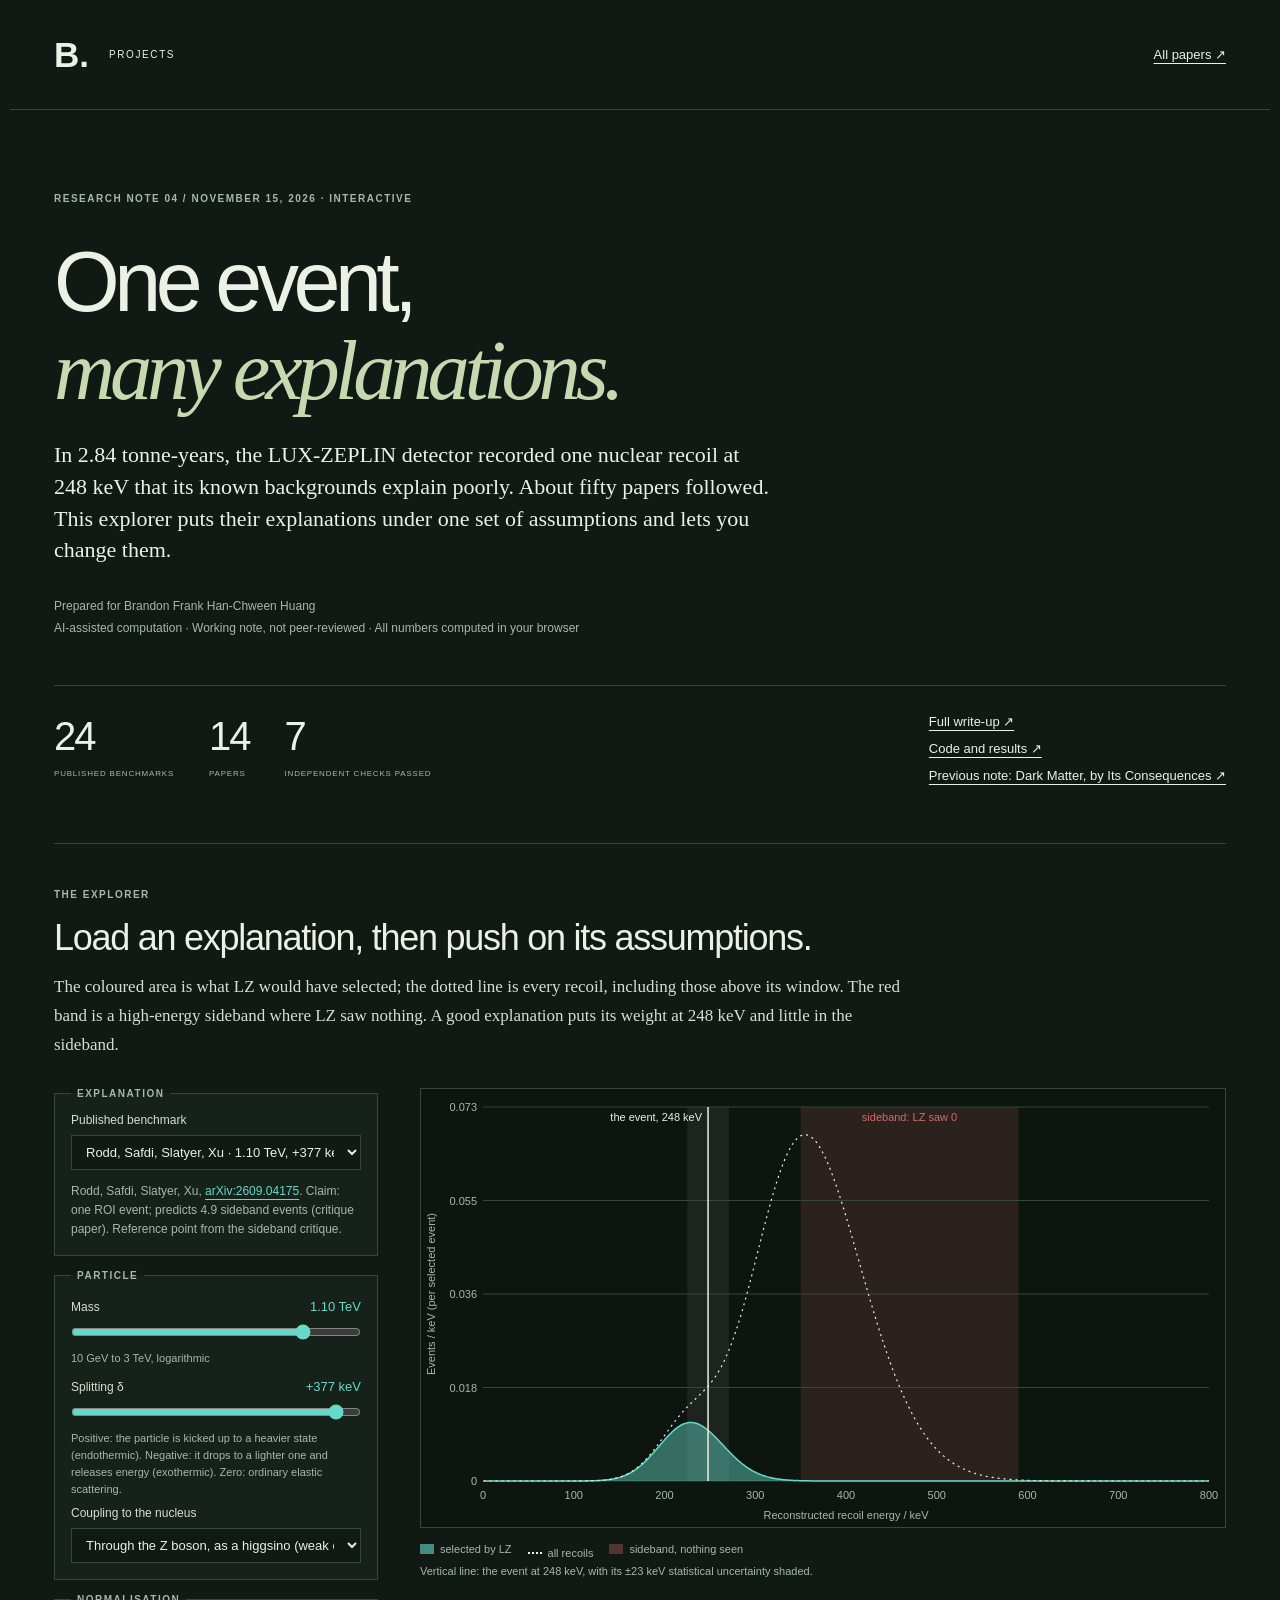
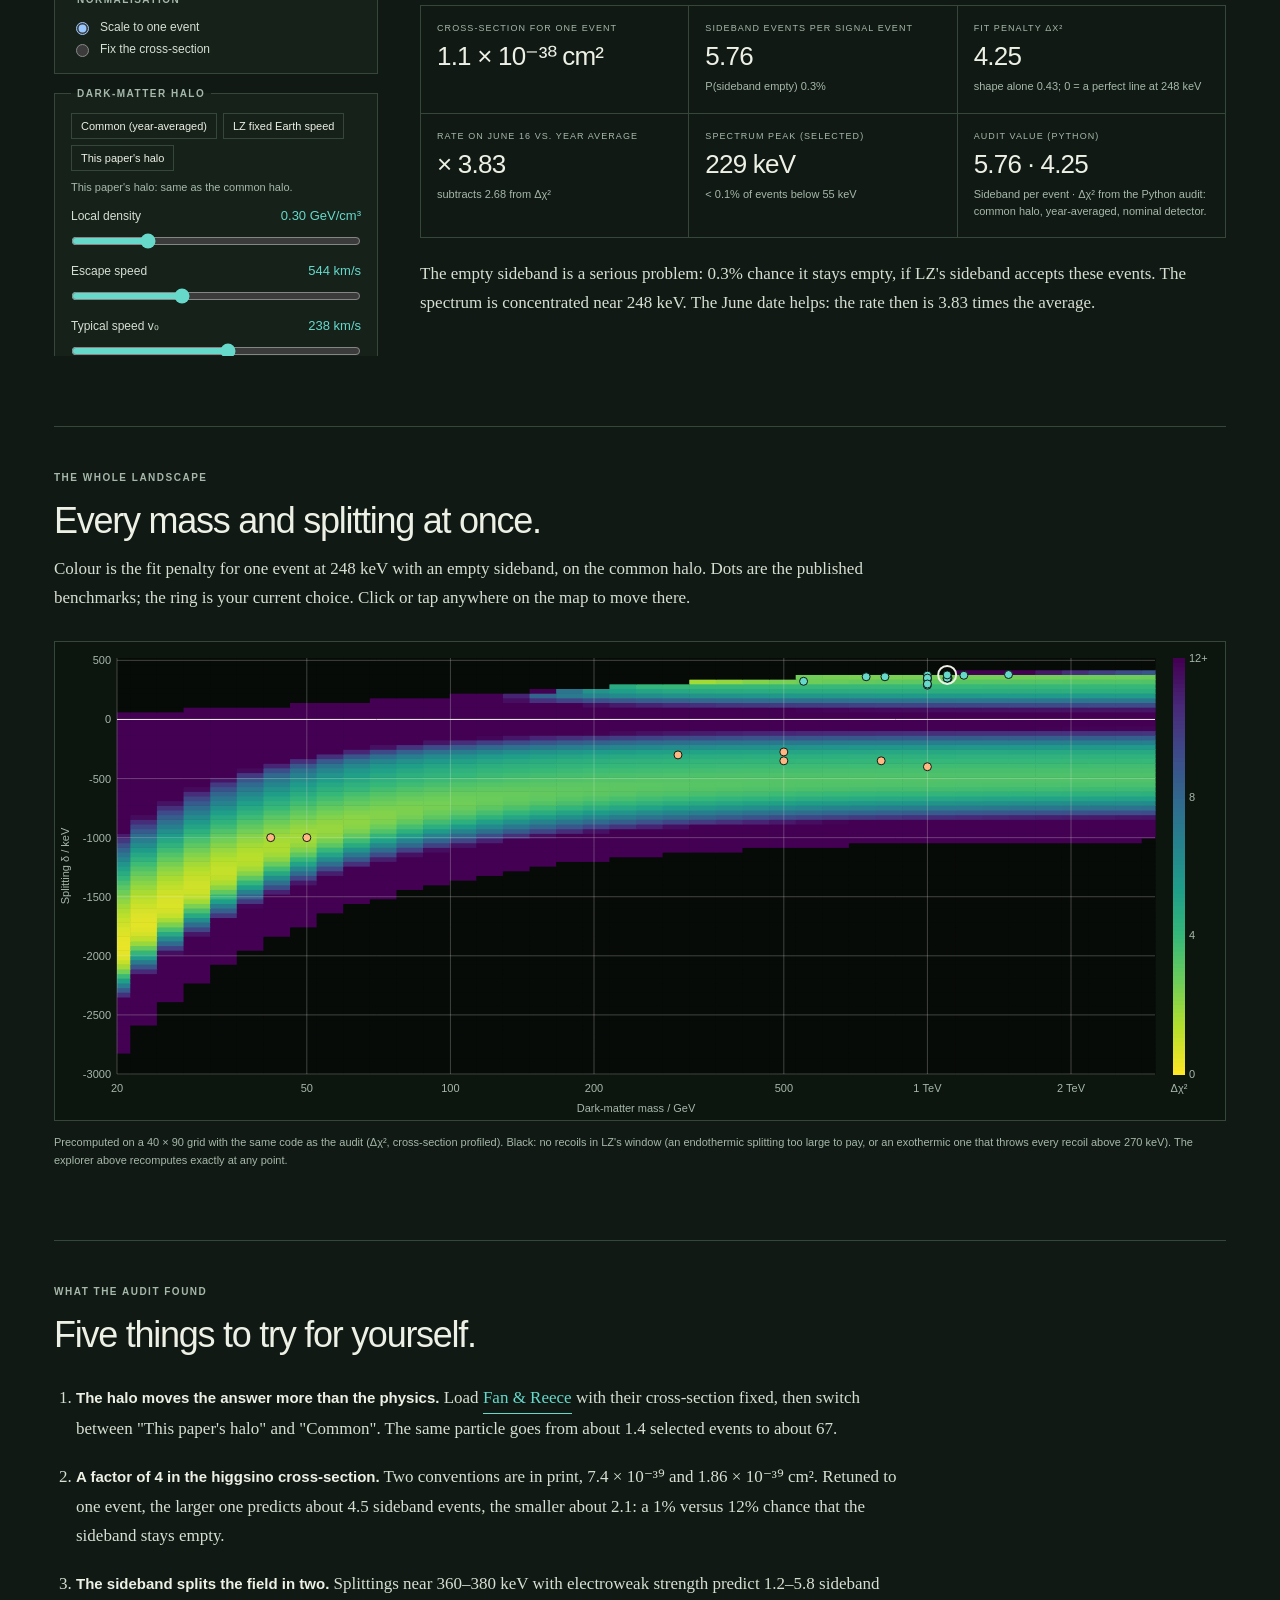
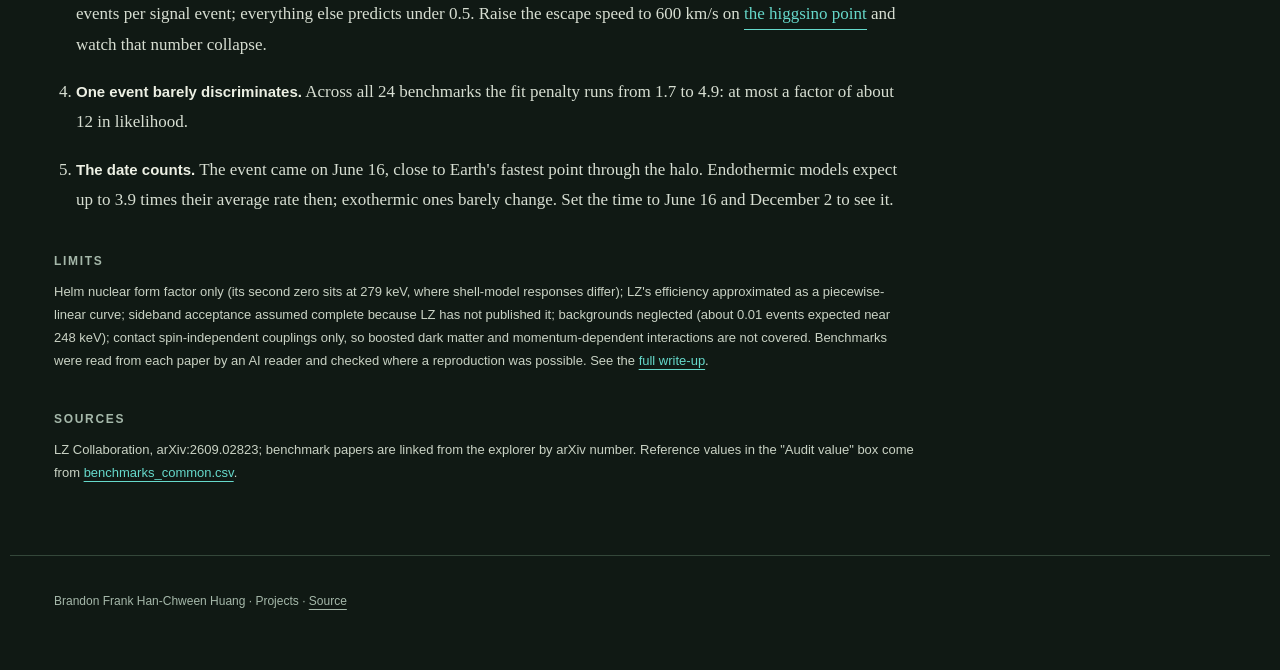
<file: lz-event-audit/web/index.html>
<!doctype html>
<html lang="en">
<head>
<meta charset="utf-8">
<meta name="viewport" content="width=device-width,initial-scale=1">
<meta name="theme-color" content="#101914">
<title>One Event, Many Explanations — the LZ 248 keV explorer</title>
<meta name="description" content="An interactive explorer for the LUX-ZEPLIN 248 keV nuclear-recoil candidate: load any of 24 published dark-matter explanations, change the halo and detector assumptions, and watch the recoil spectrum, sideband expectation and fit quality respond.">
<meta property="og:title" content="One Event, Many Explanations — the LZ 248 keV explorer">
<meta property="og:description" content="24 published explanations of one dark-matter candidate event, under one set of assumptions you can change.">
<link rel="stylesheet" href="explorer.css">
<script type="module" src="app.js"></script>
</head>
<body>
<a class="skip" href="#explorer">Skip to the explorer</a>
<header class="top">
  <a class="brand" href="https://brandonfhuang.com/projects/">B. <span>PROJECTS</span></a>
  <a href="https://brandonfhuang.com/projects/#papers">All papers ↗</a>
</header>
<main>
<section class="hero">
  <p class="eyebrow">RESEARCH NOTE 04 / NOVEMBER 15, 2026 · INTERACTIVE</p>
  <h1>One event,<br><em>many explanations.</em></h1>
  <p class="dek">In 2.84 tonne-years, the LUX-ZEPLIN detector recorded one nuclear recoil at 248 keV that its known backgrounds explain poorly. About fifty papers followed. This explorer puts their explanations under one set of assumptions and lets you change them.</p>
  <p class="byline">Prepared for Brandon Frank Han-Chween Huang<br>AI-assisted computation · Working note, not peer-reviewed · All numbers computed in your browser</p>
  <div class="hero-bottom">
    <div class="stats">
      <span><strong>24</strong>PUBLISHED BENCHMARKS</span>
      <span><strong>14</strong>PAPERS</span>
      <span><strong>7</strong>INDEPENDENT CHECKS PASSED</span>
    </div>
    <div class="downloads">
      <a href="../README.md">Full write-up ↗</a>
      <a href="https://github.com/bomberJV/dark-matter-research/tree/research/lz-event-audit/lz-event-audit">Code and results ↗</a>
      <a href="../../web/index.html">Previous note: Dark Matter, by Its Consequences ↗</a>
    </div>
  </div>
</section>

<section class="explorer" id="explorer" aria-labelledby="explorer-title">
  <div class="section-head">
    <p class="eyebrow">THE EXPLORER</p>
    <h2 id="explorer-title">Load an explanation, then push on its assumptions.</h2>
    <p class="lede">The coloured area is what LZ would have selected; the dotted line is every recoil, including those above its window. The red band is a high-energy sideband where LZ saw nothing. A good explanation puts its weight at 248 keV and little in the sideband.</p>
  </div>

  <div class="explorer-grid">
    <form class="controls" id="controls" aria-label="Model and assumptions">
      <fieldset>
        <legend>Explanation</legend>
        <label for="bench">Published benchmark</label>
        <select id="bench"></select>
        <p class="claim" id="claim" aria-live="polite"></p>
      </fieldset>

      <fieldset>
        <legend>Particle</legend>
        <div class="row">
          <label for="mass">Mass</label>
          <output id="mass-out" for="mass"></output>
        </div>
        <input type="range" id="mass" min="1" max="3.5" step="0.005" aria-describedby="mass-hint">
        <p class="hint" id="mass-hint">10 GeV to 3 TeV, logarithmic</p>

        <div class="row">
          <label for="delta">Splitting δ</label>
          <output id="delta-out" for="delta"></output>
        </div>
        <input type="range" id="delta" min="-3000" max="600" step="0.5" aria-describedby="delta-hint">
        <p class="hint" id="delta-hint">Positive: the particle is kicked up to a heavier state (endothermic). Negative: it drops to a lighter one and releases energy (exothermic). Zero: ordinary elastic scattering.</p>

        <label for="coupling">Coupling to the nucleus</label>
        <select id="coupling">
          <option value="A">Equal to protons and neutrons (A²)</option>
          <option value="Z">To electric charge, as a dark photon (Z²)</option>
          <option value="QW">Through the Z boson, as a higgsino (weak charge²)</option>
        </select>
      </fieldset>

      <fieldset>
        <legend>Normalisation</legend>
        <div class="seg" role="radiogroup" aria-label="Normalisation">
          <label><input type="radio" name="norm" value="one" checked> Scale to one event</label>
          <label><input type="radio" name="norm" value="sigma"> Fix the cross-section</label>
        </div>
        <div id="sigma-wrap" hidden>
          <div class="row">
            <label for="sigma">Cross-section per nucleon</label>
            <output id="sigma-out" for="sigma"></output>
          </div>
          <input type="range" id="sigma" min="-47" max="-36" step="0.01">
        </div>
      </fieldset>

      <fieldset>
        <legend>Dark-matter halo</legend>
        <div class="preset">
          <button type="button" data-halo="common">Common (year-averaged)</button>
          <button type="button" data-halo="lz">LZ fixed Earth speed</button>
          <button type="button" data-halo="paper" id="paper-halo" disabled>This paper's halo</button>
        </div>
        <p class="hint" id="paper-halo-note"></p>
        <div class="row"><label for="rho">Local density</label><output id="rho-out" for="rho"></output></div>
        <input type="range" id="rho" min="0.2" max="0.6" step="0.01">
        <div class="row"><label for="vesc">Escape speed</label><output id="vesc-out" for="vesc"></output></div>
        <input type="range" id="vesc" min="480" max="650" step="1">
        <div class="row"><label for="v0">Typical speed v₀</label><output id="v0-out" for="v0"></output></div>
        <input type="range" id="v0" min="200" max="270" step="1">
        <div class="row"><label for="vE">Earth's mean speed</label><output id="vE-out" for="vE"></output></div>
        <input type="range" id="vE" min="215" max="270" step="0.1">
        <label for="time">Time of year</label>
        <select id="time">
          <option value="avg">Averaged over the year</option>
          <option value="fixed">No orbital motion (fixed speed)</option>
          <option value="event">June 16 (the event's date)</option>
          <option value="dec">December 2 (slowest)</option>
        </select>
      </fieldset>

      <fieldset>
        <legend>Detector</legend>
        <label for="escale">Energy scale</label>
        <select id="escale">
          <option value="0.91491">−9.3% (calibration systematic)</option>
          <option value="1" selected>Nominal</option>
          <option value="1.093">+9.3%</option>
        </select>
        <label for="sb">Sideband upper edge</label>
        <select id="sb">
          <option value="590" selected>590 keV (Rodd et al.)</option>
          <option value="680">680 keV (Dent &amp; Newstead)</option>
        </select>
        <label class="check"><input type="checkbox" id="logy"> Logarithmic vertical axis</label>
      </fieldset>
    </form>

    <div class="stage">
      <figure class="plot">
        <canvas id="spectrum" role="img" aria-label="Recoil spectrum" tabindex="0"></canvas>
        <figcaption id="spectrum-caption"><span class="legend"><span class="sw sw-sel"></span>selected by LZ</span><span class="legend"><span class="sw sw-all"></span>all recoils</span><span class="legend"><span class="sw sw-sb"></span>sideband, nothing seen</span><br>Vertical line: the event at 248 keV, with its ±23 keV statistical uncertainty shaded.</figcaption>
      </figure>

      <div class="readouts" aria-live="polite">
        <div class="metric"><span class="k" id="k-count">Cross-section for one event</span><strong id="r-count">–</strong></div>
        <div class="metric"><span class="k">Sideband events per signal event</span><strong id="r-sb">–</strong><span class="sub" id="r-sb-p"></span></div>
        <div class="metric"><span class="k">Fit penalty Δχ²</span><strong id="r-chi">–</strong><span class="sub" id="r-chi-sub"></span></div>
        <div class="metric"><span class="k">Rate on June 16 vs. year average</span><strong id="r-time">–</strong><span class="sub" id="r-time-sub"></span></div>
        <div class="metric"><span class="k">Spectrum peak (selected)</span><strong id="r-peak">–</strong><span class="sub" id="r-low"></span></div>
        <div class="metric"><span class="k">Audit value (Python)</span><strong id="r-audit">–</strong><span class="sub" id="r-audit-sub"></span></div>
      </div>
      <p class="verdict" id="verdict" aria-live="polite"></p>
    </div>
  </div>
</section>

<section class="map-section" aria-labelledby="map-title">
  <div class="section-head">
    <p class="eyebrow">THE WHOLE LANDSCAPE</p>
    <h2 id="map-title">Every mass and splitting at once.</h2>
    <p class="lede">Colour is the fit penalty for one event at 248 keV with an empty sideband, on the common halo. Dots are the published benchmarks; the ring is your current choice. Click or tap anywhere on the map to move there.</p>
  </div>
  <figure class="plot map">
    <canvas id="map" role="img" aria-label="Map of fit penalty over mass and splitting" tabindex="0"></canvas>
    <figcaption>Precomputed on a 40 × 90 grid with the same code as the audit (Δχ², cross-section profiled). Black: no recoils in LZ's window (an endothermic splitting too large to pay, or an exothermic one that throws every recoil above 270 keV). The explorer above recomputes exactly at any point.</figcaption>
  </figure>
</section>

<section class="notes" aria-labelledby="notes-title">
  <div class="section-head">
    <p class="eyebrow">WHAT THE AUDIT FOUND</p>
    <h2 id="notes-title">Five things to try for yourself.</h2>
  </div>
  <ol class="findings">
    <li><strong>The halo moves the answer more than the physics.</strong> Load <button type="button" class="link" data-load="fan-reece">Fan &amp; Reece</button> with their cross-section fixed, then switch between "This paper's halo" and "Common". The same particle goes from about 1.4 selected events to about 67.</li>
    <li><strong>A factor of 4 in the higgsino cross-section.</strong> Two conventions are in print, 7.4 × 10⁻³⁹ and 1.86 × 10⁻³⁹ cm². Retuned to one event, the larger one predicts about 4.5 sideband events, the smaller about 2.1: a 1% versus 12% chance that the sideband stays empty.</li>
    <li><strong>The sideband splits the field in two.</strong> Splittings near 360–380 keV with electroweak strength predict 1.2–5.8 sideband events per signal event; everything else predicts under 0.5. Raise the escape speed to 600 km/s on <button type="button" class="link" data-load="rodd-higgsino">the higgsino point</button> and watch that number collapse.</li>
    <li><strong>One event barely discriminates.</strong> Across all 24 benchmarks the fit penalty runs from 1.7 to 4.9: at most a factor of about 12 in likelihood.</li>
    <li><strong>The date counts.</strong> The event came on June 16, close to Earth's fastest point through the halo. Endothermic models expect up to 3.9 times their average rate then; exothermic ones barely change. Set the time to June 16 and December 2 to see it.</li>
  </ol>
  <h3>Limits</h3>
  <p class="small-prose">Helm nuclear form factor only (its second zero sits at 279 keV, where shell-model responses differ); LZ's efficiency approximated as a piecewise-linear curve; sideband acceptance assumed complete because LZ has not published it; backgrounds neglected (about 0.01 events expected near 248 keV); contact spin-independent couplings only, so boosted dark matter and momentum-dependent interactions are not covered. Benchmarks were read from each paper by an AI reader and checked where a reproduction was possible. See the <a href="../README.md">full write-up</a>.</p>
  <h3>Sources</h3>
  <p class="small-prose">LZ Collaboration, arXiv:2609.02823; benchmark papers are linked from the explorer by arXiv number. Reference values in the "Audit value" box come from <a href="../results/benchmarks_common.csv">benchmarks_common.csv</a>.</p>
</section>
</main>
<footer>
  <p>Brandon Frank Han-Chween Huang · Projects · <a href="https://github.com/bomberJV/dark-matter-research">Source</a></p>
</footer>
<noscript><p class="noscript">The explorer computes spectra in your browser and needs JavaScript. The <a href="../README.md">written audit</a> has every number.</p></noscript>
</body>
</html>
</file>
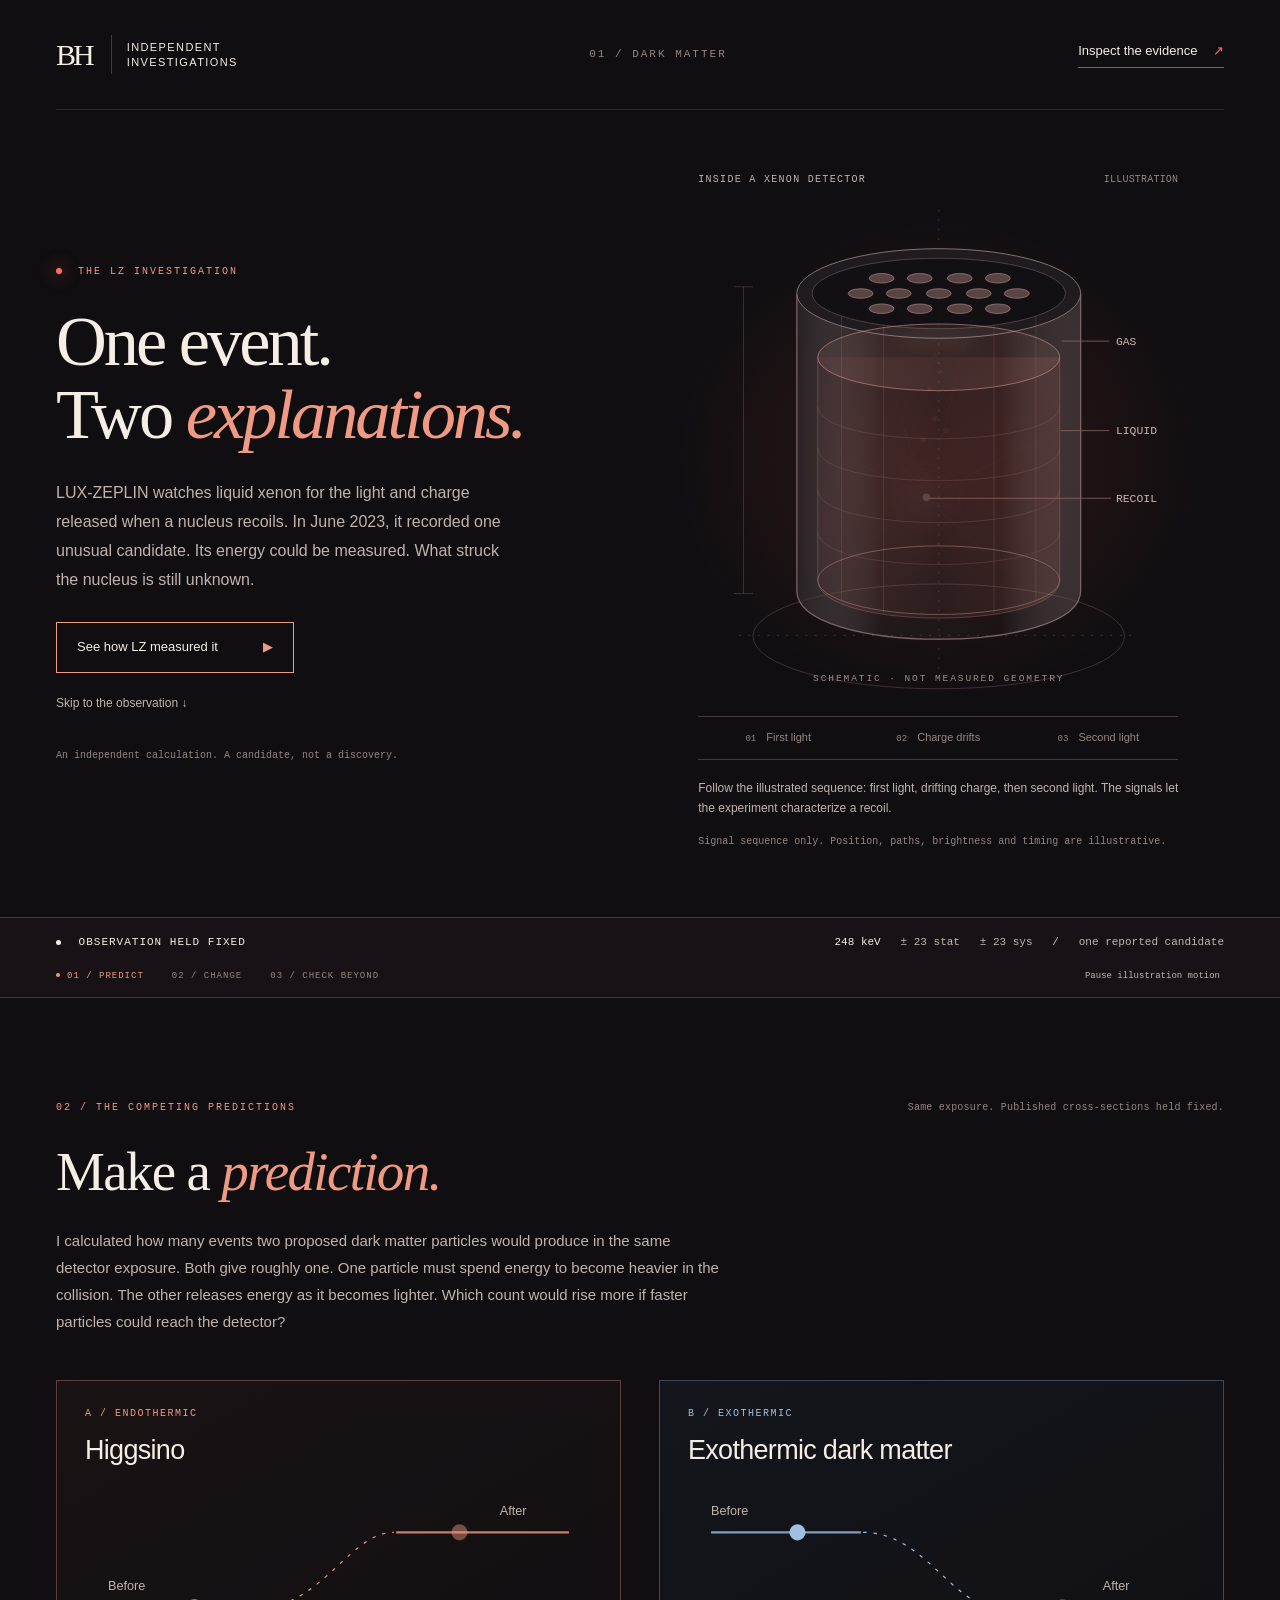
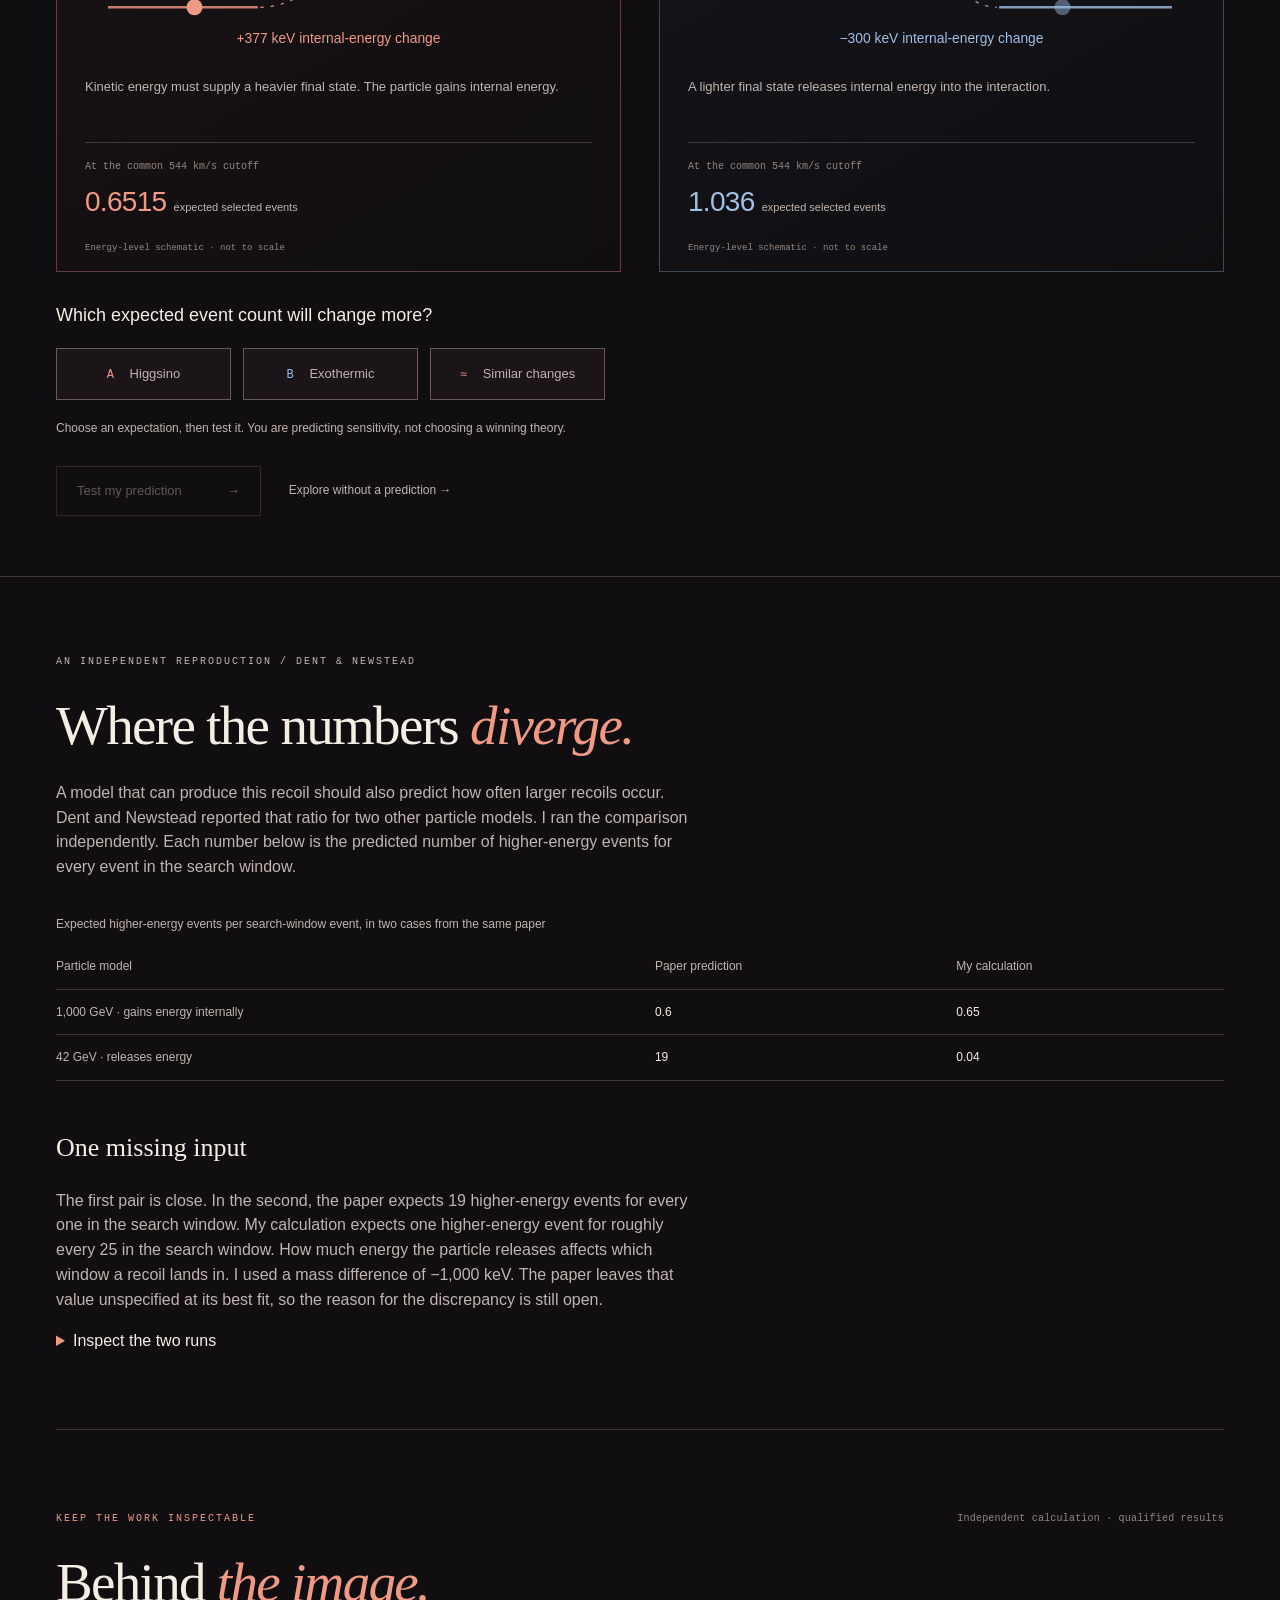
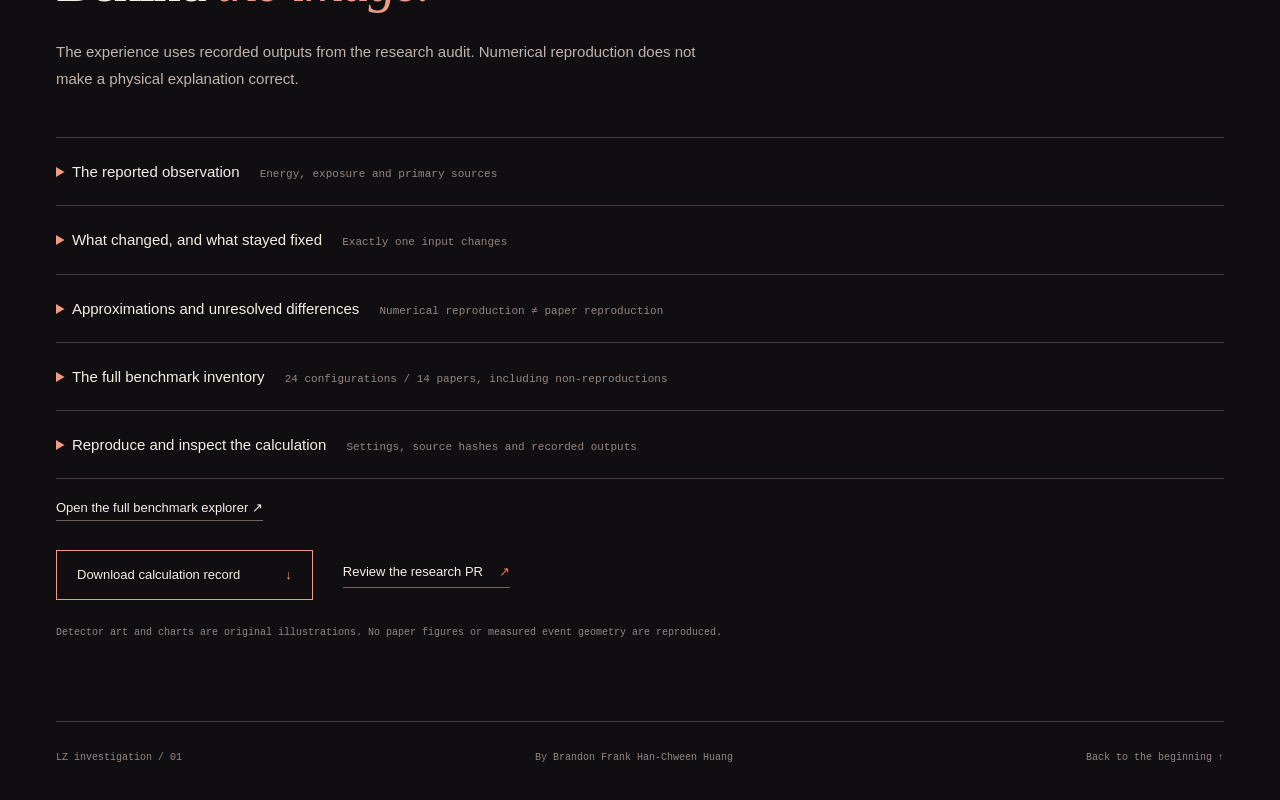
<file: lz-event-audit/scenes/experience.html>
<!doctype html>
<html lang="en">
<head>
  <meta charset="utf-8">
  <meta name="viewport" content="width=device-width, initial-scale=1">
  <meta name="color-scheme" content="dark">
  <meta name="description" content="One reported LZ candidate, two published hypotheses, and one changed assumption. An independent, inspectable dark-matter investigation.">
  <title>One event. Two explanations. — LZ investigation</title>
  <style>/* A self-contained research film. All quantitative marks are generated from the manifest. */
:root{color-scheme:dark;--bg:#100e11;--ink:#f5eee5;--muted:#c1b4ae;--dim:#958680;--line:#45373c;--red:#f19a83;--blue:#9fbfe3;--accent:#ff705b;--serif:Georgia,'Times New Roman',serif;--sans:Inter,'Segoe UI',Arial,sans-serif;--mono:ui-monospace,SFMono-Regular,Consolas,monospace}
*{box-sizing:border-box}html{scroll-behavior:smooth;scroll-padding-top:76px}body{margin:0;background:var(--bg);color:var(--ink);font-family:var(--sans);font-size:16px;line-height:1.55}button,a{-webkit-tap-highlight-color:transparent}a{color:inherit;text-decoration-thickness:1px;text-underline-offset:5px}button{font:inherit;color:inherit;cursor:pointer}button:disabled{cursor:default}button:focus-visible,a:focus-visible,summary:focus-visible{outline:2px solid var(--ink);outline-offset:6px}[hidden]{display:none!important}.wrap{width:min(1296px,calc(100% - 112px));margin-inline:auto}.masthead{height:110px;display:flex;align-items:center;justify-content:space-between;border-bottom:1px solid #33282e}.wordmark{display:flex;gap:15px;align-items:center;text-decoration:none;font-size:11px;line-height:1.3;letter-spacing:1.4px;text-transform:uppercase}.brand-mark{font-family:var(--serif);font-size:30px;letter-spacing:-3px;border-right:1px solid var(--line);padding-right:19px}.edition,.micro,.eyebrow,.fine-print,.hero-note,.snapshot-note,.grid-note,.plot-note{font-family:var(--mono)}.edition{font-size:11px;color:var(--dim);letter-spacing:2px;text-transform:uppercase}.text-link{font-size:13px;text-decoration:none;border-bottom:1px solid #76615f;padding-bottom:5px}.text-link span{margin-left:12px;color:var(--accent)}.text-link:hover{border-color:var(--accent)}.hero{min-height:760px;min-height:min(820px,calc(100svh - 110px));display:grid;grid-template-columns:1fr 1fr;gap:25px;align-items:center;padding-block:62px}.eyebrow{text-transform:uppercase;letter-spacing:2px;font-size:10px;line-height:1.7;color:var(--red);margin:0 0 25px}.status-dot{display:inline-block;width:6px;height:6px;background:var(--accent);border-radius:50%;margin-right:8px;box-shadow:0 0 18px #f06c50}.hero h1{font-family:var(--serif);font-weight:400;font-size:clamp(48px,5.5vw,82px);line-height:1.03;letter-spacing:-3px;margin:0 0 29px}.hero h1 em,h2 em{font-weight:400;color:var(--red)}.lede{max-width:465px;color:var(--muted);font-size:16px;line-height:1.8;margin:0 0 28px}.measurement{border-left:2px solid var(--accent);padding-left:19px;margin:28px 0 32px}.measurement-line{display:flex;align-items:baseline;gap:11px}.measurement-line strong{font-size:46px;font-weight:350;letter-spacing:-2px;line-height:1.2}.measurement-line .unit{font-size:17px;color:var(--muted)}.uncertainties{font-family:var(--mono);font-size:11px;color:var(--muted);margin:6px 0}.measurement-context{font-size:11px;color:var(--dim);margin:6px 0 0}.primary-link{display:inline-flex;align-items:center;justify-content:space-between;gap:45px;border:1px solid var(--red);background:transparent;padding:14px 20px;font-size:13px;text-decoration:none;transition:background .2s}.primary-link:hover{background:#f19a8315}.primary-link span{color:var(--red)}.hero-note{font-size:10px;color:var(--dim);margin:20px 0 0}.detector-scene{position:relative}.diagram-heading{display:flex;justify-content:space-between;margin:0 8% -5px;font-family:var(--mono);font-size:10px;letter-spacing:1.3px;text-transform:uppercase;color:var(--muted)}.micro{font-size:10px;color:var(--dim);letter-spacing:.2px}.detector{width:100%;display:block;overflow:visible}.charge-path,.secondary-light{opacity:.24;transition:opacity .5s}.prompt-light{opacity:1;transition:opacity .5s}[data-signal-phase="drift"] .charge-path,[data-signal-phase="s2"] .secondary-light{opacity:1}[data-signal-phase="drift"] .prompt-light,[data-signal-phase="s2"] .prompt-light{opacity:.15}[data-signal-phase="s2"] .charge-path{opacity:.35}.light-ring{transform-origin:287px 330px;animation:ripple 4s ease-out 2}.signal-controls{display:grid;grid-template-columns:repeat(3,1fr);margin:0 8%;border-block:1px solid var(--line)}.signal-controls button{padding:12px 2px;background:none;border:0;color:var(--dim);font-size:11px;white-space:nowrap}.signal-controls button span{font-family:var(--mono);font-size:9px;display:inline-block;margin-right:7px}.signal-controls button[aria-pressed="true"]{color:var(--red);box-shadow:0 1px var(--red)}.signal-caption{min-height:50px;font-size:12px;line-height:1.7;color:var(--muted);margin:18px 8% 5px}.fine-print{font-size:10px;color:var(--dim);line-height:1.7}.detector-scene>.fine-print{margin:5px 8%}.observation-lock{position:sticky;top:0;z-index:5;border-block:1px solid var(--line);background:#191317f5;backdrop-filter:blur(14px)}.lock-inner{display:flex;justify-content:space-between;gap:20px;padding-block:16px;font-family:var(--mono);font-size:11px;color:var(--muted)}.lock-inner>span:first-child{text-transform:uppercase;letter-spacing:1px;color:var(--ink)}.lock-inner i{display:inline-block;width:5px;height:5px;background:var(--ink);border-radius:50%;margin-right:10px}.lock-inner b{font-weight:500;color:var(--ink)}.investigation{padding-block:92px 60px}.section-heading{display:flex;justify-content:space-between;align-items:baseline;gap:20px}.section-heading .micro{text-align:right}h2{font-family:var(--serif);font-size:clamp(38px,4.3vw,62px);line-height:1.12;letter-spacing:-1.7px;font-weight:400;margin:0 0 24px}.section-intro{color:var(--muted);font-size:15px;line-height:1.8;max-width:670px;margin:0 0 45px}.assumption-desk{display:grid;grid-template-columns:1fr auto;gap:16px 60px;padding:28px 30px;border:1px solid #654139;background:linear-gradient(110deg,#251714,#181316);margin:45px 0 40px;scroll-margin-top:100px}.assumption-desk .eyebrow{margin-bottom:9px}.assumption-desk h3{font-size:20px;font-weight:450;letter-spacing:-.3px;margin:0 0 8px}.assumption-desk p:not(.eyebrow):not(.snapshot-note){color:var(--muted);font-size:13px;max-width:580px;margin:0}.scenario-control{display:flex;align-self:center;border:1px solid #725147;padding:4px;gap:4px}.scenario-control button{background:transparent;border:1px solid transparent;min-width:156px;text-align:left;padding:13px 17px;color:var(--muted)}.scenario-control button[aria-pressed="true"]{background:#4c2924;border-color:#d08974;color:var(--ink)}.scenario-control button:not([aria-pressed="true"]):hover{background:#30201f;border-color:#8a6054}.scenario-control small{display:block;font-family:var(--mono);font-size:9px;letter-spacing:.1px}.scenario-control strong{display:block;font-size:32px;line-height:1.4;font-weight:400}.scenario-control strong span{font-family:var(--mono);font-size:11px}.snapshot-note{grid-column:1/-1;font-size:10px;color:var(--dim);margin:0}.state-heading{display:flex;justify-content:space-between;align-items:baseline;gap:20px;margin:0 0 24px}.state-heading h3{font-family:var(--mono);font-size:11px;letter-spacing:1px;text-transform:uppercase;font-weight:400;margin:0}.state-badge{font-family:var(--mono);font-size:10px;color:var(--dim)}.models{display:grid;grid-template-columns:1fr 1fr;gap:56px}.model{--model:var(--red);border-top:1px solid var(--model);padding-top:22px;min-width:0}.model:nth-child(2){--model:var(--blue)}.model-kicker{font-family:var(--mono);font-size:10px;text-transform:uppercase;letter-spacing:1.5px;color:var(--model);margin:0 0 9px}.model h4{font-size:28px;font-weight:400;letter-spacing:-.7px;line-height:1.25;margin:0 0 10px}.model-description{font-size:13px;line-height:1.7;color:var(--muted);min-height:46px;max-width:470px;margin:0 0 24px}.expected-value{display:flex;align-items:baseline;gap:13px}.expected-value strong{font-family:var(--sans);font-size:82px;line-height:1;font-weight:300;letter-spacing:-4px;color:var(--model);font-variant-numeric:tabular-nums}.expected-value span{color:var(--muted);font-size:11px;max-width:90px}.count-caption{font-family:var(--mono);font-size:10px;color:var(--dim);margin:8px 0 20px}.expectation-grid{width:100%;display:block;height:auto;margin-bottom:18px}.grid-empty{fill:#31272d}.grid-filled{fill:var(--model)}.model-foot{display:flex;justify-content:space-between;gap:12px;border-top:1px solid var(--line);padding-top:14px;font-family:var(--mono);font-size:10px;color:var(--dim)}.model-foot b{color:var(--model);font-size:11px;font-weight:400}.grid-note{font-size:10px;line-height:1.8;color:var(--dim);margin:23px 0 24px}.result-line{border-left:2px solid var(--accent);padding:3px 0 3px 20px;margin:30px 0 34px;color:var(--ink);max-width:820px;font-size:18px;line-height:1.7}.result-line strong{color:var(--red);font-weight:450}.result-line .second{color:var(--blue)}.snapshot-state+.snapshot-state{margin-top:65px}.enhanced .snapshot-state+.snapshot-state{margin-top:0}.snapshot-state.is-entering{animation:appear .45s ease-out}.static-note{padding:15px;border:1px solid var(--line);font-size:13px}.spectra-details{border-block:1px solid var(--line);margin:30px 0 0}.spectra-details summary{padding:20px 0;font-size:13px;color:var(--muted)}summary{cursor:pointer}summary::marker{color:var(--red)}.plot{width:100%;height:auto;display:block;max-height:430px;background:#151216;margin-top:18px}.plot-note{font-size:11px;color:var(--muted);max-width:850px;line-height:1.8;margin:18px 0 25px}.plot-legend{display:flex;gap:24px;font-size:11px;color:var(--muted);flex-wrap:wrap;margin-top:18px}.plot-legend span::before{content:"";display:inline-block;width:24px;height:0;border-top:2px solid var(--red);margin:0 8px 3px 0}.plot-legend span:nth-child(2)::before{border-color:var(--blue);border-top-style:dashed}.plot-legend span:nth-child(3)::before{border-color:var(--ink);border-top-style:dotted}.table-scroll{overflow-x:auto}table{width:100%;border-collapse:collapse;text-align:left;font-size:12px;line-height:1.7;margin:18px 0 26px}caption{text-align:left;font-size:12px;color:var(--muted);padding-bottom:10px}th,td{padding:12px 14px 12px 0;border-bottom:1px solid var(--line);vertical-align:top}th{font-weight:500;color:var(--muted)}td{font-variant-numeric:tabular-nums}td:last-child{padding-right:0}.conclusion{padding-block:80px 95px;border-bottom:1px solid var(--line)}.conclusion h2{max-width:850px}.conclusion-body{display:grid;grid-template-columns:1fr 1fr;gap:56px;margin:26px 0 30px}.conclusion-body p{font-size:15px;color:var(--muted);line-height:1.9;max-width:550px;margin:0}.evidence{padding-block:80px 70px}.evidence details{border-top:1px solid var(--line)}.evidence details:last-of-type{border-bottom:1px solid var(--line)}.evidence summary{padding:22px 0;font-size:15px}.evidence summary span{font-size:11px;font-family:var(--mono);color:var(--dim);margin-left:16px}.evidence-body{padding:0 0 26px 20px;font-size:13px;color:var(--muted);max-width:1000px}.evidence-body p{line-height:1.9}.evidence-body ul{padding-left:18px}.evidence-body li{margin:10px 0}.evidence-body a{color:var(--red);overflow-wrap:anywhere}.evidence-body code{font-size:11px;overflow-wrap:anywhere;color:var(--ink)}.evidence-body pre{white-space:pre-wrap;overflow-wrap:anywhere;font-family:var(--mono);font-size:11px;line-height:1.8;max-height:420px;overflow:auto;background:#1a151a;padding:18px}.evidence-actions{display:flex;align-items:center;gap:30px;flex-wrap:wrap;margin:30px 0 24px}.footer{border-top:1px solid var(--line);padding-block:28px 35px;display:flex;gap:25px;justify-content:space-between;font-family:var(--mono);font-size:10px;color:var(--dim)}.footer a{text-decoration:none}.sr-only{position:absolute;width:1px;height:1px;padding:0;margin:-1px;overflow:hidden;clip:rect(0,0,0,0);white-space:nowrap;border:0}.skip{position:fixed;top:-100px;left:20px;padding:15px;background:var(--ink);color:var(--bg);z-index:20}.skip:focus{top:15px}@keyframes appear{from{opacity:.4;transform:translateY(5px)}to{opacity:1;transform:translateY(0)}}@keyframes ripple{0%{transform:scale(.6);opacity:.9}90%,100%{transform:scale(2.2);opacity:0}}
@media(min-width:1600px){.hero{min-height:800px}.hero h1{font-size:82px}}
@media(max-width:1050px){.wrap{width:calc(100% - 64px)}.hero{gap:10px;min-height:690px}.hero h1{font-size:58px}.lede{font-size:14px}.masthead{height:90px}.assumption-desk{gap:20px}.scenario-control button{min-width:140px;padding:12px}.models,.conclusion-body{gap:35px}.expected-value strong{font-size:72px}.diagram-labels{font-size:11px}}
@media(max-width:760px){html{scroll-padding-top:90px}.wrap{width:calc(100% - 40px)}.masthead{height:82px}.edition{display:none}.masthead>.text-link{font-size:11px}.wordmark{font-size:9px}.brand-mark{font-size:26px}.hero{grid-template-columns:1fr;padding-block:50px 40px;gap:55px;min-height:0}.hero h1{font-size:clamp(46px,9.7vw,68px);letter-spacing:-2px}.lede{font-size:15px;max-width:510px}.hero .eyebrow{margin-bottom:22px}.measurement{margin-block:25px}.hero-copy{max-width:600px}.detector-scene{max-width:560px;width:100%;margin:auto}.diagram-heading{margin-inline:5%}.signal-controls,.signal-caption,.detector-scene>.fine-print{margin-inline:5%}.lock-inner{padding-block:12px;gap:5px;flex-direction:column;font-size:10px}.lock-inner>span:first-child{font-size:9px}.investigation{padding-block:56px 25px}.section-heading{display:block}.section-heading .micro{display:none}h2{font-size:39px;letter-spacing:-1.4px}.section-intro{font-size:14px;margin-bottom:28px}.assumption-desk{grid-template-columns:1fr;padding:22px 18px;margin:30px 0}.assumption-desk h3{font-size:19px}.scenario-control{width:100%}.scenario-control button{flex:1;min-width:0}.scenario-control strong{font-size:31px}.snapshot-note{font-size:9px;line-height:1.9}.state-heading{display:block}.state-badge{display:block;margin-top:5px}.models{gap:30px;grid-template-columns:1fr}.model h4{font-size:25px}.model-description{min-height:0;margin-bottom:18px}.expected-value strong{font-size:70px}.expectation-grid{max-width:570px}.model-foot{font-size:9px}.model{padding-top:17px}.result-line{font-size:16px;margin-block:25px}.conclusion{padding-block:50px}.conclusion-body{grid-template-columns:1fr;gap:20px}.conclusion-body p{font-size:14px}.evidence{padding-block:50px 40px}.evidence summary{font-size:14px;line-height:1.6}.evidence summary span{display:block;margin:4px 0 0 15px;font-size:10px}.evidence-body{padding-left:0}.evidence-body p{font-size:12px}.evidence-actions{gap:23px}.evidence-actions .primary-link{width:100%;font-size:12px}.footer{flex-direction:column;gap:10px;padding-block:25px}.plot{min-width:600px}.plot-container{overflow-x:auto}.plot-note{font-size:10px}.plot-legend{gap:12px;font-size:10px}.table-scroll table{min-width:590px}th,td{font-size:11px}.grid-note{font-size:9px}.signal-caption{min-height:60px}}
@media(prefers-reduced-motion:reduce){html{scroll-behavior:auto}*,*::before,*::after{animation:none!important;transition:none!important}}
@media print{.masthead,.signal-controls,.scenario-control,.primary-link,.footer,.skip{display:none!important}.wrap{width:100%}.observation-lock{position:static}.snapshot-state[hidden]{display:block!important}.hero{min-height:0;grid-template-columns:1fr 1fr}.snapshot-state{break-inside:avoid}.snapshot-state+.snapshot-state{margin-top:40px}.models{grid-template-columns:1fr 1fr}.plot{min-width:0}body{font-size:11px}.expected-value strong{font-size:45px}.hero h1,h2{font-size:35px}}

.signal-reading{display:none}
/* Participatory layer: illustrate, predict, change one input, inspect the wider consequence. */
html{scroll-padding-top:120px}.hero{min-height:770px}.hero h1 em{white-space:nowrap}.signal-playback{display:flex;flex-direction:column;align-items:flex-start;gap:14px;margin:28px 0}.quiet-button{background:none;border:0;border-bottom:1px solid transparent;padding:7px 0;color:var(--muted);font-size:12px;text-align:left}.quiet-button:hover{color:var(--ink);border-color:var(--dim)}.primary-link:disabled{border-color:var(--line);color:var(--dim);opacity:.6}.primary-link:disabled:hover{background:none}.light-ring{animation:none}[data-signal-phase="idle"] .prompt-light,[data-signal-phase="idle"] .charge-path,[data-signal-phase="idle"] .secondary-light{opacity:.035}[data-signal-phase="idle"] .detector>circle{opacity:.15}[data-signal-phase="s1"] .light-ring{animation:ripple 1.2s ease-out 1}[data-signal-phase="s1"] .prompt-light{animation:signal-flash 1.2s ease-out 1}[data-signal-phase="drift"] .charge-path circle{animation:electron-drift 2.1s ease-in-out 1 both}[data-signal-phase="s2"] .secondary-light{animation:second-flash 1.5s ease-out 1}[data-signal-phase="observed"] .prompt-light{opacity:.35}[data-signal-phase="observed"] .charge-path{opacity:.55}[data-signal-phase="observed"] .secondary-light{opacity:.7}.charge-path circle:nth-of-type(1){--from-y:60px;--to-y:-100px}.charge-path circle:nth-of-type(2){--from-y:83px;--to-y:-77px}.charge-path circle:nth-of-type(3){--from-y:70px;--to-y:-90px}.charge-path circle:nth-of-type(4){--from-y:114px;--to-y:-46px}.charge-path circle:nth-of-type(5){--from-y:132px;--to-y:-28px}.detector-scene[data-signal-paused="true"] .charge-path circle{animation-play-state:paused}.signal-complete+.fine-print{color:var(--muted)}.journey-progress{display:flex;gap:28px;align-items:center;padding-bottom:12px;font:9px var(--mono);letter-spacing:1px;text-transform:uppercase;color:var(--dim)}.journey-progress [aria-current="step"]{color:var(--red)}.journey-progress [aria-current="step"]::before{content:"";display:inline-block;width:4px;height:4px;background:var(--red);border-radius:50%;margin:0 7px 1px 0}.journey-progress button{margin-left:auto;font:9px var(--mono);letter-spacing:0;text-transform:none;color:var(--muted);border:0;background:none;padding:4px}.journey-progress button:hover{color:var(--ink)}
.hypothesis-pair{display:grid;grid-template-columns:1fr 1fr;gap:38px;margin:38px 0 0}.hypothesis{--model:var(--red);padding:25px 28px 15px;border:1px solid #5c3f3e;background:linear-gradient(150deg,#25181870,#100e1100);color:var(--model);transition:border-color .2s,background .2s}.hypothesis:nth-child(2){--model:var(--blue);border-color:#3d4a5a;background:linear-gradient(150deg,#19202b70,#100e1100)}.hypothesis.chosen{border-color:var(--model);background:#f19a830b}.hypothesis:nth-child(2).chosen{background:#9fbfe30b}.hypothesis h3{font-size:27px;font-weight:400;letter-spacing:-.7px;margin:0 0 15px;color:var(--ink)}.hypothesis>p:not(.model-kicker):not(.fine-print){font-size:13px;line-height:1.8;color:var(--muted);min-height:47px}.energy-trade{width:100%;display:block;margin:20px 0 7px}.energy-after{opacity:.45}.hypothesis.chosen .energy-after{animation:energy-arrival 1.5s ease-in-out 2}.baseline-fact{border-top:1px solid var(--line);padding-top:18px;margin-top:20px}.baseline-fact>span{display:block;font:10px var(--mono);color:var(--dim);margin-bottom:8px}.baseline-fact strong{font-size:28px;font-weight:400;letter-spacing:-.7px}.baseline-fact strong small{font:11px var(--sans);letter-spacing:0;color:var(--muted)}.hypothesis .fine-print{margin:17px 0 0;font-size:9px}.prediction-console{padding:30px 0 0}.prediction-prompt{font-size:18px;color:var(--ink);margin:0 0 18px}.prediction-choices{display:flex;gap:12px;flex-wrap:wrap}.prediction-choices button{border:1px solid #6b5756;background:#1b1519;padding:15px 22px;color:var(--muted);font-size:13px;min-width:175px;transition:border-color .15s,background .15s}.prediction-choices button span{color:var(--red);font:12px var(--mono);margin-right:12px}.prediction-choices button:nth-child(2) span{color:var(--blue)}.prediction-choices button:hover:not(:disabled){border-color:var(--red);color:var(--ink)}.prediction-choices button[aria-pressed="true"]{border-color:var(--red);background:#45261f;color:var(--ink)}.prediction-choices button:nth-child(2)[aria-pressed="true"]{border-color:var(--blue);background:#223040}.prediction-choices button:disabled:not([aria-pressed="true"]){opacity:.45}.prediction-status{color:var(--muted);font-size:12px;max-width:780px;line-height:1.8;min-height:24px;margin:18px 0 24px}.prediction-actions{display:flex;align-items:center;gap:28px}.experiment{margin-top:100px;padding-top:60px;border-top:1px solid var(--line);scroll-margin-top:130px}.experiment-heading h2{margin-bottom:22px}.prediction-ticket{display:inline-block;margin:0 0 2px;padding:9px 14px;border-left:2px solid var(--red);font:11px var(--mono);color:var(--muted);background:#241919}.assumption-desk{margin-top:30px}.halo-stage{grid-column:1/-1;min-width:0;padding-top:14px;margin-top:6px;border-top:1px solid #50372e}.halo-diagram{display:block;width:100%;height:auto;max-height:240px;overflow:visible}.halo-caption{font:11px/1.8 var(--mono)!important;max-width:none!important;color:var(--muted)!important;padding:7px 2px 0}.halo-extra{opacity:0}.halo-stage[data-halo-scenario="vesc600"] .halo-extra{opacity:1}.halo-stage[data-halo-scenario="vesc600"] .cutoff-common{stroke-dasharray:3 5;stroke-width:1;opacity:.65}.speed-streak{color:var(--red);opacity:.6}.enhanced .halo-stage[data-halo-scenario="vesc600"] .speed-streak{animation:speed-hint 1.1s ease-out 2;animation-delay:var(--delay)}.enhanced .halo-stage[data-halo-scenario="vesc600"] .speed-streak.halo-extra{color:var(--ink)}html:not(.enhanced) .halo-extra{opacity:1}.prediction-verdict{font-family:var(--serif);font-size:clamp(25px,2.6vw,36px);line-height:1.5;letter-spacing:-.4px;max-width:1030px;padding:34px 0 40px;border-top:1px solid var(--red);margin:35px 0 25px;scroll-margin-top:135px}.snapshot-state.is-entering{animation:none}.snapshot-state.is-entering[data-recorded-scenario="vesc600"] .grid-filled{animation:ink-arrives .45s ease-out both;animation-delay:calc(var(--mark)*8ms)}.next-check{display:flex;align-items:center;justify-content:space-between;gap:35px;padding:32px 0 0;margin-top:30px;border-top:1px solid var(--line)}.next-check p{font-size:15px;color:var(--muted);max-width:540px;margin:0}.next-check .primary-link{flex-shrink:0}.wider-check{padding-block:75px 25px}.wider-check .section-intro{max-width:700px}.sideband-state{border-top:1px solid var(--line);padding-top:25px}.sideband-state+.sideband-state{margin-top:55px}.enhanced .sideband-state+.sideband-state{margin-top:0}.sideband-map{display:block;width:100%;height:auto;max-height:185px;margin:30px 0 40px}.sideband-pair{display:grid;grid-template-columns:1fr 1fr;gap:56px}.sideband-model{color:var(--red);min-width:0}.sideband-model:nth-child(2){color:var(--blue)}.sideband-model h3{font-size:20px;font-weight:400;color:var(--ink);margin:0}.sideband-number{display:flex;align-items:baseline;gap:13px;margin:14px 0 20px}.sideband-number strong{font-size:61px;font-weight:300;line-height:1;letter-spacing:-2.8px}.sideband-number span{font-size:11px;color:var(--muted);max-width:100px}.sideband-bar{display:block;width:100%;height:auto;margin-bottom:20px}.acceptance-note{max-width:1000px;font-size:14px;line-height:1.9;padding:25px 0;margin:25px 0;color:var(--muted);border-block:1px solid var(--line)}.acceptance-note strong{color:var(--ink);font-weight:500}.wider-check .conclusion{padding-block:50px 60px;border-bottom:0}.end-actions{display:flex;align-items:center;gap:35px}.evidence{border-top:1px solid var(--line)}
@keyframes electron-drift{from{transform:translateY(var(--from-y));opacity:.35}to{transform:translateY(var(--to-y));opacity:1}}@keyframes signal-flash{0%{opacity:.1}25%{opacity:1}100%{opacity:.7}}@keyframes second-flash{0%{opacity:.1}30%{opacity:1}100%{opacity:.85}}@keyframes energy-arrival{0%,100%{opacity:.45}50%{opacity:1}}@keyframes speed-hint{0%{transform:translateX(-9px);opacity:.2}60%{opacity:1}100%{transform:translateX(9px);opacity:.6}}@keyframes ink-arrives{from{opacity:.05}to{opacity:1}}
html[data-motion="paused"] *,html[data-motion="paused"] *::before{animation-play-state:paused!important;transition:none!important}
@media(max-width:1050px){.hero{min-height:700px}.hypothesis-pair{gap:24px}.hypothesis{padding:22px}.hypothesis h3{font-size:24px}.sideband-pair{gap:35px}.prediction-verdict{font-size:29px}}
@media(max-width:760px){#reported-measurement,#start-investigation{display:none}.signal-reading{display:block;margin:25px 5% 0;border-left:2px solid var(--accent);padding-left:18px}.signal-reading .primary-link{margin-top:20px;font-size:12px;gap:25px}.signal-reading .measurement-line strong{font-size:43px}.signal-reading .uncertainties{font-size:10px}.signal-reading .measurement-context{font-size:10px}html{scroll-padding-top:140px}.hero{min-height:0}.hero h1{font-size:clamp(39px,10vw,68px)}.signal-playback{margin-block:25px}.journey-progress{gap:15px;flex-wrap:wrap;font-size:8px;padding-block:0 10px;letter-spacing:.2px}.journey-progress button{font-size:8px;margin-left:0;width:100%;text-align:left;padding:0}.journey-progress [aria-current="step"]::before{margin-right:5px}.hypothesis-pair{grid-template-columns:1fr;gap:20px;margin-top:27px}.hypothesis{padding:22px 20px 16px}.hypothesis h3{font-size:26px}.energy-trade{max-width:460px;margin-block:6px}.hypothesis>p:not(.model-kicker):not(.fine-print){min-height:0}.baseline-fact{margin-top:14px;padding-top:13px}.baseline-fact strong{font-size:27px}.baseline-fact strong small{font-size:10px}.prediction-prompt{font-size:16px}.prediction-choices{gap:8px}.prediction-choices button{min-width:0;flex:1 1 130px;padding:14px 13px;font-size:12px}.prediction-choices button:last-child{flex-basis:100%}.prediction-actions{align-items:stretch;flex-direction:column;gap:12px}.prediction-actions .primary-link{justify-content:space-between}.prediction-status{font-size:11px;min-height:48px}.experiment{margin-top:55px;padding-top:40px}.experiment-heading h2{font-size:37px}.prediction-ticket{font-size:10px;line-height:1.7}.halo-diagram{min-width:550px;max-height:none}.halo-stage{overflow-x:auto;padding-bottom:4px}.halo-caption{font-size:10px!important;min-width:0;line-height:1.9!important}.prediction-verdict{font-size:26px;padding-block:24px;line-height:1.5;scroll-margin-top:155px}.next-check{flex-direction:column;align-items:stretch;gap:20px;padding-top:25px}.next-check p{font-size:14px}.next-check .primary-link{font-size:12px;gap:20px}.wider-check{padding-top:50px}.sideband-map{min-width:560px;max-height:none;margin-block:20px 30px}.sideband-state{overflow-x:auto;padding-bottom:10px}.sideband-pair{grid-template-columns:1fr;gap:28px}.sideband-number strong{font-size:60px}.sideband-number span{max-width:none;font-size:10px}.sideband-model h3{font-size:22px}.sideband-number{margin-block:14px}.acceptance-note{font-size:12px;line-height:1.9}.wider-check .conclusion{padding-block:35px}.end-actions{flex-direction:column;align-items:flex-start;gap:18px}.state-heading h3{font-size:10px}.model h4{font-size:25px}}
@media(prefers-reduced-motion:reduce){html{scroll-behavior:auto}*,*::before,*::after{animation:none!important;transition:none!important}}
@media print{.signal-playback,.prediction-console,.journey-progress,.next-check,.end-actions{display:none!important}#reported-measurement[hidden],#experiment[hidden],#wider-check[hidden],.sideband-state[hidden]{display:block!important}.halo-extra{opacity:1}.sideband-map,.halo-diagram{min-width:0}.hero{min-height:0}.hypothesis-pair,.sideband-pair{grid-template-columns:1fr 1fr}.experiment{margin-top:35px;padding-top:25px}.sideband-state{break-inside:avoid}*{animation:none!important}}

.zero-study,.audit-case{padding-block:clamp(32px,6vw,76px);border-top:1px solid var(--line)}
.zero-study>h3{font:normal clamp(32px,4vw,59px)/1.1 var(--serif);margin:0 0 20px}
.zero-study p,.audit-case p{max-width:72ch;color:var(--muted)}
.zero-study a,.audit-case a{color:var(--red)}
.zero-study form,.zero-results{display:grid;gap:clamp(15px,3vw,40px);margin:26px 0}
.zero-study form{grid-template-columns:1fr 1.6fr 1.4fr}
.zero-study label{display:block;font:12px/1.6 var(--mono)}
.zero-study select,.zero-study input{display:block;width:100%;margin-top:8px;min-height:44px;padding:7px;background:var(--bg);color:var(--ink);accent-color:var(--red);border:1px solid var(--line)}
.zero-results{grid-template-columns:repeat(2,minmax(0,1fr))}
.zero-results article{border-top:1px solid var(--red);padding-top:12px}
.zero-results article+article{border-color:var(--blue)}
.zero-results h4{margin:0}.zero-results strong{font:normal clamp(35px,5vw,63px)/1.15 var(--serif);color:var(--red)}
.zero-results article+article strong{color:var(--blue)}.zero-results meter{width:100%;height:16px}
.audit-case .finding h3{font:26px var(--serif)}
@media(max-width:760px){.zero-study form{grid-template-columns:1fr}.zero-results{gap:16px}.zero-results article p{font-size:13px}.casehead h2{max-width:14ch}}
</style>
</head>
<body>
<a class="skip" href="#predictions">Skip to the predictions</a>
<header class="masthead wrap">
  <a class="wordmark" href="#top" aria-label="LZ investigation, start"><span class="brand-mark">BH</span><span>Independent<br>investigations</span></a>
  <span class="edition">01 / Dark matter</span>
  <a class="text-link" href="#evidence">Inspect the evidence <span aria-hidden="true">↗</span></a>
</header>
<main id="top">
  <section class="hero wrap" aria-labelledby="title">
    <div class="hero-copy">
      <p class="eyebrow"><span class="status-dot"></span> The LZ investigation</p>
      <h1 id="title">One event.<br>Two <em>explanations.</em></h1>
      <p class="lede">LUX-ZEPLIN watches liquid xenon for the light and charge released when a nucleus recoils. In June 2023, it recorded one unusual candidate. Its energy could be measured. What struck the nucleus is still unknown.</p>
      <div class="signal-playback" hidden><button type="button" class="primary-link" id="play-signal">See how LZ measured it <span aria-hidden="true">▶</span></button><button type="button" class="quiet-button" id="skip-signal">Skip to the observation ↓</button></div>
      <div class="measurement" id="reported-measurement"><div class="measurement-line"><strong>248</strong><span class="unit">keV</span></div><p class="uncertainties">± 23 statistical &nbsp; ± 23 systematic</p><p class="measurement-context">Reported candidate · 2.84 tonne-years of exposure</p></div>
      <a class="primary-link" id="start-investigation" href="#predictions">Make your prediction <span aria-hidden="true">↓</span></a>
      <p class="hero-note">An independent calculation. A candidate, not a discovery.</p>
    </div>
    <div class="detector-scene" data-signal-phase="s1" tabindex="-1">
      <div class="diagram-heading"><span>Inside a xenon detector</span><span class="micro">Illustration</span></div>
      <svg class="detector" viewBox="0 0 600 560" role="img" aria-labelledby="detector-title detector-desc">
        <title id="detector-title">Illustrated sequence of light and charge in a two-phase xenon detector</title>
        <desc id="detector-desc">A recoil produces prompt light, S1. Released electrons drift upward and produce a second light signal, S2, in the gas. Geometry, position, paths, brightness and timing are illustrative, not measured event data.</desc>
        <defs>
          <linearGradient id="vessel" x1="0" x2="1"><stop stop-color="#302a2e" stop-opacity=".65"/><stop offset=".3" stop-color="#9d9696" stop-opacity=".06"/><stop offset=".72" stop-color="#9d9696" stop-opacity=".02"/><stop offset="1" stop-color="#55484b" stop-opacity=".55"/></linearGradient>
          <linearGradient id="xenon" x1="0" x2="1"><stop stop-color="#753c3b" stop-opacity=".17"/><stop offset=".5" stop-color="#ff9e91" stop-opacity=".04"/><stop offset="1" stop-color="#b45c55" stop-opacity=".17"/></linearGradient>
          <radialGradient id="light"><stop stop-color="#fff3e2" stop-opacity=".9"/><stop offset=".13" stop-color="#ffb3a1" stop-opacity=".8"/><stop offset=".42" stop-color="#fb7866" stop-opacity=".2"/><stop offset="1" stop-color="#fb7866" stop-opacity="0"/></radialGradient>
          <radialGradient id="ambient"><stop stop-color="#b74132" stop-opacity=".19"/><stop offset="1" stop-color="#b74132" stop-opacity="0"/></radialGradient>
          <filter id="soft-glow"><feGaussianBlur stdDeviation="4"/></filter>
        </defs>
        <ellipse cx="300" cy="290" rx="285" ry="260" fill="url(#ambient)"/>
        <g class="dimension-lines" fill="none" stroke="#4a3b3e" stroke-width=".8">
          <ellipse cx="300" cy="476" rx="195" ry="55"/><path d="M300 28V517M90 475H510" stroke-dasharray="2 8"/>
          <path d="M95 109V431M85 109H105M85 431H105"/>
        </g>
        <g class="vessel-shell">
          <path d="M151 116V428C151 496 449 496 449 428V116" fill="url(#vessel)" stroke="#7b6669" stroke-width="1.3"/>
          <ellipse cx="300" cy="116" rx="149" ry="47" fill="#201b1e" stroke="#887477"/>
          <ellipse cx="300" cy="116" rx="133" ry="37" fill="#121013" stroke="#4f4246"/>
          <path d="M173 183V417C173 470 427 470 427 417V183" fill="url(#xenon)" stroke="#a66e69" stroke-opacity=".45"/>
          <ellipse cx="300" cy="183" rx="127" ry="35" fill="#d59e95" fill-opacity=".1" stroke="#c7948e" stroke-opacity=".65"/>
          <g fill="none" stroke="#8e6a6b" stroke-opacity=".3">
            <path d="M173 234C173 280 427 280 427 234M173 278C173 324 427 324 427 278M173 322C173 368 427 368 427 322M173 366C173 412 427 412 427 366"/>
            <path d="M198 140V439M242 149V452M358 149V452M402 140V439"/>
          </g>
          <ellipse cx="300" cy="417" rx="127" ry="36" fill="none" stroke="#a5817c" stroke-opacity=".6"/>
          <g fill="#584444" stroke="#b38c83" stroke-width=".7">
            <ellipse cx="218" cy="116" rx="13" ry="5"/><ellipse cx="258" cy="116" rx="13" ry="5"/><ellipse cx="300" cy="116" rx="13" ry="5"/><ellipse cx="342" cy="116" rx="13" ry="5"/><ellipse cx="382" cy="116" rx="13" ry="5"/>
            <ellipse cx="240" cy="100" rx="13" ry="5"/><ellipse cx="280" cy="100" rx="13" ry="5"/><ellipse cx="322" cy="100" rx="13" ry="5"/><ellipse cx="362" cy="100" rx="13" ry="5"/>
            <ellipse cx="240" cy="132" rx="13" ry="5"/><ellipse cx="280" cy="132" rx="13" ry="5"/><ellipse cx="322" cy="132" rx="13" ry="5"/><ellipse cx="362" cy="132" rx="13" ry="5"/>
          </g>
        </g>
        <g class="prompt-light">
          <circle cx="287" cy="330" r="100" fill="url(#light)"/>
          <g stroke="#f6b3a0" stroke-opacity=".6" fill="none"><path d="M287 330L218 116M287 330L342 116M287 330L190 405M287 330L393 430M287 330L418 263M287 330L176 273"/><circle class="light-ring" cx="287" cy="330" r="35"/><circle cx="287" cy="330" r="60" opacity=".25"/></g>
        </g>
        <g class="charge-path" stroke="#f7d4bb" fill="#ffe9d5">
          <path d="M284 321V173M296 319V173M308 321V173" fill="none" stroke-opacity=".5" stroke-dasharray="2 8"/>
          <circle cx="284" cy="270" r="2.5"/><circle cx="296" cy="247" r="2.5"/><circle cx="308" cy="260" r="2.5"/><circle cx="290" cy="216" r="2"/><circle cx="302" cy="198" r="2"/>
          <path d="M296 179l-4 8m4-8 4 8" fill="none"/>
        </g>
        <g class="secondary-light"><ellipse cx="298" cy="165" rx="125" ry="40" fill="url(#light)"/><ellipse cx="298" cy="165" rx="40" ry="10" fill="#ffe9d6" opacity=".6" filter="url(#soft-glow)"/><path d="M282 166L240 100M300 166L300 116M310 166L362 132" stroke="#ffd9c3" stroke-opacity=".6"/></g>
        <circle cx="287" cy="330" r="4" fill="#fff3e2"/>
        <g class="diagram-labels" fill="#cbb4ad" font-size="12" font-family="ui-monospace, monospace">
          <path d="M429 166H479M428 260H479M290 331H481" stroke="#8f6764" stroke-width=".8"/>
          <text x="486" y="170">GAS</text><text x="486" y="264">LIQUID</text><text x="486" y="335">RECOIL</text>
          <text x="300" y="523" text-anchor="middle" fill="#a18c87" font-size="10" letter-spacing="2">SCHEMATIC · NOT MEASURED GEOMETRY</text>
        </g>
      </svg>
      <div class="signal-controls" role="group" aria-label="Illustrated detector signal sequence" hidden>
        <button type="button" data-signal="s1" aria-pressed="true"><span>01</span> First light</button>
        <button type="button" data-signal="drift" aria-pressed="false"><span>02</span> Charge drifts</button>
        <button type="button" data-signal="s2" aria-pressed="false"><span>03</span> Second light</button>
      </div>
      <p class="signal-caption" aria-live="polite" aria-atomic="true">A recoil produces a prompt flash (S1). Released electrons drift upward and produce a second flash (S2) in the gas.</p>
      <p class="fine-print">Signal sequence only. Position, paths, brightness and timing are illustrative.</p>
      <div class="signal-reading" id="signal-reading"><div class="measurement-line"><strong>248</strong><span class="unit">keV</span></div><p class="uncertainties">± 23 statistical &nbsp; ± 23 systematic</p><p class="measurement-context">Reported candidate · 2.84 tonne-years of exposure</p><a class="primary-link" id="signal-next" href="#predictions">Make your prediction <span aria-hidden="true">↓</span></a></div>
    </div>
  </section>

  <div class="observation-lock" role="note"><div class="wrap lock-inner"><span><i aria-hidden="true"></i> Observation held fixed</span><span><b>248 keV</b> &nbsp; ± 23 stat &nbsp; ± 23 sys &nbsp; / &nbsp; one reported candidate</span></div><div class="wrap journey-progress" aria-label="Investigation progress" hidden><span data-progress="predict">01 / Predict</span><span data-progress="test">02 / Change</span><span data-progress="check">03 / Check beyond</span><button type="button" id="motion-toggle" aria-pressed="false">Pause illustration motion</button></div></div>

  <section class="investigation wrap" id="predictions" aria-labelledby="predictions-title">
    <div class="section-heading"><p class="eyebrow">02 / The competing predictions</p><p class="micro">Same exposure. Published cross-sections held fixed.</p></div>
    <h2 id="predictions-title" tabindex="-1">Make a <em>prediction.</em></h2>
    <p class="section-intro">I calculated how many events two proposed dark matter particles would produce in the same detector exposure. Both give roughly one. One particle must spend energy to become heavier in the collision. The other releases energy as it becomes lighter. Which count would rise more if faster particles could reach the detector?</p>
    <div class="hypothesis-pair"><article class="hypothesis" data-hypothesis="higgsino">
<p class="model-kicker">A / Endothermic</p><h3>Higgsino</h3>
<svg class="energy-trade" viewBox="0 0 440 148" role="img" aria-labelledby="energy-trade-0"><title id="energy-trade-0">A gains internal energy. Conceptual energy levels, not to scale.</title>
<path d="M20 100H150M270 35H420" stroke="currentColor" stroke-width="2" opacity=".8"/><path d="M152 100C205 100 230 35 268 35" fill="none" stroke="currentColor" stroke-dasharray="3 6"/>
<circle class="energy-before" cx="95" cy="100" r="7" fill="currentColor"/><circle class="energy-after" cx="325" cy="35" r="7" fill="currentColor"/>
<text x="20" y="85" fill="#c1b4ae" font-size="11">Before</text><text x="360" y="20" fill="#c1b4ae" font-size="11">After</text>
<text x="220" y="131" text-anchor="middle" fill="currentColor" font-size="12">+377 keV internal-energy change</text></svg>
<p>Kinetic energy must supply a heavier final state. The particle gains internal energy.</p>
<div class="baseline-fact"><span>At the common 544 km/s cutoff</span><strong>0.6515 <small>expected selected events</small></strong></div>
<p class="fine-print">Energy-level schematic · not to scale</p></article>
<article class="hypothesis" data-hypothesis="exothermic">
<p class="model-kicker">B / Exothermic</p><h3>Exothermic dark matter</h3>
<svg class="energy-trade" viewBox="0 0 440 148" role="img" aria-labelledby="energy-trade-1"><title id="energy-trade-1">B releases internal energy. Conceptual energy levels, not to scale.</title>
<path d="M20 35H150M270 100H420" stroke="currentColor" stroke-width="2" opacity=".8"/><path d="M152 35C205 35 230 100 268 100" fill="none" stroke="currentColor" stroke-dasharray="3 6"/>
<circle class="energy-before" cx="95" cy="35" r="7" fill="currentColor"/><circle class="energy-after" cx="325" cy="100" r="7" fill="currentColor"/>
<text x="20" y="20" fill="#c1b4ae" font-size="11">Before</text><text x="360" y="85" fill="#c1b4ae" font-size="11">After</text>
<text x="220" y="131" text-anchor="middle" fill="currentColor" font-size="12">−300 keV internal-energy change</text></svg>
<p>A lighter final state releases internal energy into the interaction.</p>
<div class="baseline-fact"><span>At the common 544 km/s cutoff</span><strong>1.036 <small>expected selected events</small></strong></div>
<p class="fine-print">Energy-level schematic · not to scale</p></article></div>
    <div class="prediction-console" hidden>
      <p class="prediction-prompt" id="prediction-prompt">Which expected event count will change more?</p>
      <div class="prediction-choices" role="group" aria-labelledby="prediction-prompt"><button type="button" data-prediction="higgsino" aria-pressed="false"><span>A</span> Higgsino</button><button type="button" data-prediction="exothermic" aria-pressed="false"><span>B</span> Exothermic</button><button type="button" data-prediction="similar" aria-pressed="false"><span>≈</span> Similar changes</button></div>
      <p id="prediction-status" class="prediction-status" role="status">Choose an expectation, then test it. You are predicting sensitivity, not choosing a winning theory.</p>
      <div class="prediction-actions"><button type="button" id="test-prediction" class="primary-link" disabled>Test my prediction <span aria-hidden="true">→</span></button><button type="button" id="skip-prediction" class="quiet-button">Explore without a prediction →</button></div>
    </div>

    <div class="experiment" id="experiment">
    <div class="experiment-heading"><p class="eyebrow">03 / Test the assumption</p><h2 id="experiment-title" tabindex="-1">Let the halo include<br><em>faster</em> particles.</h2></div>
    <p class="prediction-ticket" id="prediction-ticket" hidden></p>

    <div class="assumption-desk" id="assumption">
      <div><p class="eyebrow">Exactly one changed input</p><h3>Move the speed cutoff.</h3><p>Choose the maximum speed allowed for dark matter in the galaxy’s rest frame. Each calculation uses the same amount of xenon, observation time and published interaction strengths.</p></div>
      <div class="scenario-control" role="group" aria-label="Choose a validated escape-speed snapshot" hidden>
        <button type="button" data-scenario-choice="base" aria-pressed="true"><small>Common assumption</small><strong>544 <span>km/s</span></strong></button>
        <button type="button" data-scenario-choice="vesc600" aria-pressed="false"><small>Raise the cutoff →</small><strong>600 <span>km/s</span></strong></button>
      </div>
      <div class="halo-stage" data-halo-scenario="base"><svg viewBox="0 0 864 213" class="halo-diagram" role="img" aria-labelledby="halo-title halo-desc"><title id="halo-title">Two discrete Galactic escape-speed cutoffs</title><desc id="halo-desc">The common cutoff is 544 kilometers per second. The changed cutoff is 600. Only the interval between them is newly permitted. Particle marks are illustrative, not a sampled distribution or a rate calculation.</desc>
<rect x="32" y="62" width="669.538" height="86" fill="#f19a83" fill-opacity=".04"/><rect class="halo-extra" x="701.538" y="62" width="68.923" height="86" fill="#f19a83" fill-opacity=".17"/>
<g class="speed-streak" style="--delay:0.00s"><path d="M70.38 83H87.38" stroke="currentColor"/><circle cx="87.38" cy="83" r="2" fill="currentColor"/></g><g class="speed-streak" style="--delay:0.13s"><path d="M150.38 102H167.38" stroke="currentColor"/><circle cx="167.38" cy="102" r="2" fill="currentColor"/></g><g class="speed-streak" style="--delay:0.26s"><path d="M230.38 121H247.38" stroke="currentColor"/><circle cx="247.38" cy="121" r="2" fill="currentColor"/></g><g class="speed-streak" style="--delay:0.39s"><path d="M310.38 83H327.38" stroke="currentColor"/><circle cx="327.38" cy="83" r="2" fill="currentColor"/></g><g class="speed-streak" style="--delay:0.52s"><path d="M390.38 102H407.38" stroke="currentColor"/><circle cx="407.38" cy="102" r="2" fill="currentColor"/></g><g class="speed-streak" style="--delay:0.65s"><path d="M470.38 121H487.38" stroke="currentColor"/><circle cx="487.38" cy="121" r="2" fill="currentColor"/></g><g class="speed-streak" style="--delay:0.78s"><path d="M550.38 83H567.38" stroke="currentColor"/><circle cx="567.38" cy="83" r="2" fill="currentColor"/></g><g class="speed-streak" style="--delay:0.91s"><path d="M630.38 102H647.38" stroke="currentColor"/><circle cx="647.38" cy="102" r="2" fill="currentColor"/></g><g class="speed-streak halo-extra" style="--delay:1.04s"><path d="M704.23 121H721.23" stroke="currentColor"/><circle cx="721.23" cy="121" r="2" fill="currentColor"/></g><g class="speed-streak halo-extra" style="--delay:1.17s"><path d="M735.00 83H752.00" stroke="currentColor"/><circle cx="752.00" cy="83" r="2" fill="currentColor"/></g>
<path d="M32 149H832" stroke="#76615f"/><path class="cutoff-common" d="M701.538 43V153" stroke="#f19a83" stroke-width="2"/><path class="halo-extra" d="M770.462 43V153" stroke="#f5eee5" stroke-width="2"/>
<text x="694.538" y="28" text-anchor="end" fill="#f19a83" font-size="13">544 km/s</text><text class="halo-extra" x="776.462" y="28" fill="#f5eee5" font-size="13">600 km/s</text>
<path d="M32.000 149v5" stroke="#76615f"/><text x="32.000" y="174" text-anchor="middle" fill="#bba49c" font-size="11">0</text><path d="M155.077 149v5" stroke="#76615f"/><text x="155.077" y="174" text-anchor="middle" fill="#bba49c" font-size="11">100</text><path d="M278.154 149v5" stroke="#76615f"/><text x="278.154" y="174" text-anchor="middle" fill="#bba49c" font-size="11">200</text><path d="M401.231 149v5" stroke="#76615f"/><text x="401.231" y="174" text-anchor="middle" fill="#bba49c" font-size="11">300</text><path d="M524.308 149v5" stroke="#76615f"/><text x="524.308" y="174" text-anchor="middle" fill="#bba49c" font-size="11">400</text><path d="M647.385 149v5" stroke="#76615f"/><text x="647.385" y="174" text-anchor="middle" fill="#bba49c" font-size="11">500</text><path d="M770.462 149v5" stroke="#76615f"/><text x="770.462" y="174" text-anchor="middle" fill="#bba49c" font-size="11">600</text>
<text x="32" y="202" fill="#bba49c" font-size="11">Particle speed in the Galactic frame / km/s</text><text x="832" y="202" text-anchor="end" fill="#bba49c" font-size="10">RANGE ILLUSTRATION</text></svg>
<p class="halo-caption"><span data-halo-caption="base">The common halo ends at 544 km/s. The changed assumption admits speeds up to 600 km/s. Particle marks illustrate a range, not its abundance.</span><span data-halo-caption="vesc600" hidden>The brighter interval adds speeds from 544 to 600 km/s. Particle marks illustrate the range, not its abundance.</span></p></div>
      <p class="snapshot-note">Two validated snapshots. No intermediate values or live recalculation. All other inputs stay fixed.</p>
    </div>

    <div id="prediction-verdict" class="prediction-verdict" tabindex="-1" role="status" aria-live="polite" aria-atomic="true" hidden></div>
    <div id="snapshot-output"><section class="snapshot-state" data-recorded-scenario="base" aria-labelledby="state-base">
<div class="state-heading"><h3 id="state-base">Common halo: escape speed 544 km/s</h3><span class="state-badge">Recorded calculation / base</span></div><div class="models">
<article class="model" data-benchmark="rodd-higgsino">
<p class="model-kicker">A / Endothermic</p><h4>Higgsino</h4><p class="model-description">The particle must gain internal energy in the interaction. This benchmark relies on the fast tail of the assumed particle distribution.</p>
<div class="expected-value"><strong data-metric="N_roi_own_sigma">0.6515</strong><span>expected<br>selected events</span></div>
<p class="count-caption">2.84 tonne-years · unchanged cross-section</p>
<svg class="expectation-grid" viewBox="0 0 398 88" role="img" aria-labelledby="base-rodd-higgsino-grid-title" data-expected-count="0.6515422739379104">
<title id="base-rodd-higgsino-grid-title">0.6515 expected selected events. Each full square represents one expected event; partial squares represent fractions. These are predictions, not observed events.</title>
<rect class="grid-empty" x="0" y="0" width="12" height="10" rx="1"/>
<rect class="grid-filled" style="--mark:0" x="0" y="0" width="7.81850729" height="10" rx="0"/>
<rect class="grid-empty" x="20" y="0" width="12" height="10" rx="1"/>
<rect class="grid-empty" x="40" y="0" width="12" height="10" rx="1"/>
<rect class="grid-empty" x="60" y="0" width="12" height="10" rx="1"/>
<rect class="grid-empty" x="80" y="0" width="12" height="10" rx="1"/>
<rect class="grid-empty" x="100" y="0" width="12" height="10" rx="1"/>
<rect class="grid-empty" x="120" y="0" width="12" height="10" rx="1"/>
<rect class="grid-empty" x="140" y="0" width="12" height="10" rx="1"/>
<rect class="grid-empty" x="160" y="0" width="12" height="10" rx="1"/>
<rect class="grid-empty" x="180" y="0" width="12" height="10" rx="1"/>
<rect class="grid-empty" x="200" y="0" width="12" height="10" rx="1"/>
<rect class="grid-empty" x="220" y="0" width="12" height="10" rx="1"/>
<rect class="grid-empty" x="240" y="0" width="12" height="10" rx="1"/>
<rect class="grid-empty" x="260" y="0" width="12" height="10" rx="1"/>
<rect class="grid-empty" x="280" y="0" width="12" height="10" rx="1"/>
<rect class="grid-empty" x="300" y="0" width="12" height="10" rx="1"/>
<rect class="grid-empty" x="320" y="0" width="12" height="10" rx="1"/>
<rect class="grid-empty" x="340" y="0" width="12" height="10" rx="1"/>
<rect class="grid-empty" x="360" y="0" width="12" height="10" rx="1"/>
<rect class="grid-empty" x="380" y="0" width="12" height="10" rx="1"/>
<rect class="grid-empty" x="0" y="18" width="12" height="10" rx="1"/>
<rect class="grid-empty" x="20" y="18" width="12" height="10" rx="1"/>
<rect class="grid-empty" x="40" y="18" width="12" height="10" rx="1"/>
<rect class="grid-empty" x="60" y="18" width="12" height="10" rx="1"/>
<rect class="grid-empty" x="80" y="18" width="12" height="10" rx="1"/>
<rect class="grid-empty" x="100" y="18" width="12" height="10" rx="1"/>
<rect class="grid-empty" x="120" y="18" width="12" height="10" rx="1"/>
<rect class="grid-empty" x="140" y="18" width="12" height="10" rx="1"/>
<rect class="grid-empty" x="160" y="18" width="12" height="10" rx="1"/>
<rect class="grid-empty" x="180" y="18" width="12" height="10" rx="1"/>
<rect class="grid-empty" x="200" y="18" width="12" height="10" rx="1"/>
<rect class="grid-empty" x="220" y="18" width="12" height="10" rx="1"/>
<rect class="grid-empty" x="240" y="18" width="12" height="10" rx="1"/>
<rect class="grid-empty" x="260" y="18" width="12" height="10" rx="1"/>
<rect class="grid-empty" x="280" y="18" width="12" height="10" rx="1"/>
<rect class="grid-empty" x="300" y="18" width="12" height="10" rx="1"/>
<rect class="grid-empty" x="320" y="18" width="12" height="10" rx="1"/>
<rect class="grid-empty" x="340" y="18" width="12" height="10" rx="1"/>
<rect class="grid-empty" x="360" y="18" width="12" height="10" rx="1"/>
<rect class="grid-empty" x="380" y="18" width="12" height="10" rx="1"/>
<rect class="grid-empty" x="0" y="36" width="12" height="10" rx="1"/>
<rect class="grid-empty" x="20" y="36" width="12" height="10" rx="1"/>
<rect class="grid-empty" x="40" y="36" width="12" height="10" rx="1"/>
<rect class="grid-empty" x="60" y="36" width="12" height="10" rx="1"/>
<rect class="grid-empty" x="80" y="36" width="12" height="10" rx="1"/>
<rect class="grid-empty" x="100" y="36" width="12" height="10" rx="1"/>
<rect class="grid-empty" x="120" y="36" width="12" height="10" rx="1"/>
<rect class="grid-empty" x="140" y="36" width="12" height="10" rx="1"/>
<rect class="grid-empty" x="160" y="36" width="12" height="10" rx="1"/>
<rect class="grid-empty" x="180" y="36" width="12" height="10" rx="1"/>
<rect class="grid-empty" x="200" y="36" width="12" height="10" rx="1"/>
<rect class="grid-empty" x="220" y="36" width="12" height="10" rx="1"/>
<rect class="grid-empty" x="240" y="36" width="12" height="10" rx="1"/>
<rect class="grid-empty" x="260" y="36" width="12" height="10" rx="1"/>
<rect class="grid-empty" x="280" y="36" width="12" height="10" rx="1"/>
<rect class="grid-empty" x="300" y="36" width="12" height="10" rx="1"/>
<rect class="grid-empty" x="320" y="36" width="12" height="10" rx="1"/>
<rect class="grid-empty" x="340" y="36" width="12" height="10" rx="1"/>
<rect class="grid-empty" x="360" y="36" width="12" height="10" rx="1"/>
<rect class="grid-empty" x="380" y="36" width="12" height="10" rx="1"/>
<rect class="grid-empty" x="0" y="54" width="12" height="10" rx="1"/>
<rect class="grid-empty" x="20" y="54" width="12" height="10" rx="1"/>
<rect class="grid-empty" x="40" y="54" width="12" height="10" rx="1"/>
<rect class="grid-empty" x="60" y="54" width="12" height="10" rx="1"/>
<rect class="grid-empty" x="80" y="54" width="12" height="10" rx="1"/>
<rect class="grid-empty" x="100" y="54" width="12" height="10" rx="1"/>
<rect class="grid-empty" x="120" y="54" width="12" height="10" rx="1"/>
<rect class="grid-empty" x="140" y="54" width="12" height="10" rx="1"/>
<rect class="grid-empty" x="160" y="54" width="12" height="10" rx="1"/>
<rect class="grid-empty" x="180" y="54" width="12" height="10" rx="1"/>
<rect class="grid-empty" x="200" y="54" width="12" height="10" rx="1"/>
<rect class="grid-empty" x="220" y="54" width="12" height="10" rx="1"/>
<rect class="grid-empty" x="240" y="54" width="12" height="10" rx="1"/>
<rect class="grid-empty" x="260" y="54" width="12" height="10" rx="1"/>
<rect class="grid-empty" x="280" y="54" width="12" height="10" rx="1"/>
<rect class="grid-empty" x="300" y="54" width="12" height="10" rx="1"/>
<rect class="grid-empty" x="320" y="54" width="12" height="10" rx="1"/>
<rect class="grid-empty" x="340" y="54" width="12" height="10" rx="1"/>
<rect class="grid-empty" x="360" y="54" width="12" height="10" rx="1"/>
<rect class="grid-empty" x="380" y="54" width="12" height="10" rx="1"/>
<rect class="grid-empty" x="0" y="72" width="12" height="10" rx="1"/>
<rect class="grid-empty" x="20" y="72" width="12" height="10" rx="1"/>
<rect class="grid-empty" x="40" y="72" width="12" height="10" rx="1"/>
<rect class="grid-empty" x="60" y="72" width="12" height="10" rx="1"/>
<rect class="grid-empty" x="80" y="72" width="12" height="10" rx="1"/>
<rect class="grid-empty" x="100" y="72" width="12" height="10" rx="1"/>
<rect class="grid-empty" x="120" y="72" width="12" height="10" rx="1"/>
<rect class="grid-empty" x="140" y="72" width="12" height="10" rx="1"/>
<rect class="grid-empty" x="160" y="72" width="12" height="10" rx="1"/>
<rect class="grid-empty" x="180" y="72" width="12" height="10" rx="1"/>
<rect class="grid-empty" x="200" y="72" width="12" height="10" rx="1"/>
<rect class="grid-empty" x="220" y="72" width="12" height="10" rx="1"/>
<rect class="grid-empty" x="240" y="72" width="12" height="10" rx="1"/>
<rect class="grid-empty" x="260" y="72" width="12" height="10" rx="1"/>
<rect class="grid-empty" x="280" y="72" width="12" height="10" rx="1"/>
<rect class="grid-empty" x="300" y="72" width="12" height="10" rx="1"/>
<rect class="grid-empty" x="320" y="72" width="12" height="10" rx="1"/>
<rect class="grid-empty" x="340" y="72" width="12" height="10" rx="1"/>
<rect class="grid-empty" x="360" y="72" width="12" height="10" rx="1"/>
<rect class="grid-empty" x="380" y="72" width="12" height="10" rx="1"/>
</svg>
<div class="model-foot"><span>Baseline expectation</span><b>544 km/s</b></div></article>
<article class="model" data-benchmark="baer-barger-300">
<p class="model-kicker">B / Exothermic</p><h4>Exothermic dark matter</h4><p class="model-description">The interaction releases internal energy. This benchmark changes little under the same escape-speed adjustment.</p>
<div class="expected-value"><strong data-metric="N_roi_own_sigma">1.036</strong><span>expected<br>selected events</span></div>
<p class="count-caption">2.84 tonne-years · unchanged cross-section</p>
<svg class="expectation-grid" viewBox="0 0 398 88" role="img" aria-labelledby="base-baer-barger-300-grid-title" data-expected-count="1.0357438456893246">
<title id="base-baer-barger-300-grid-title">1.036 expected selected events. Each full square represents one expected event; partial squares represent fractions. These are predictions, not observed events.</title>
<rect class="grid-empty" x="0" y="0" width="12" height="10" rx="1"/>
<rect class="grid-filled" style="--mark:0" x="0" y="0" width="12.00000000" height="10" rx="0"/>
<rect class="grid-empty" x="20" y="0" width="12" height="10" rx="1"/>
<rect class="grid-filled" style="--mark:1" x="20" y="0" width="0.42892615" height="10" rx="0"/>
<rect class="grid-empty" x="40" y="0" width="12" height="10" rx="1"/>
<rect class="grid-empty" x="60" y="0" width="12" height="10" rx="1"/>
<rect class="grid-empty" x="80" y="0" width="12" height="10" rx="1"/>
<rect class="grid-empty" x="100" y="0" width="12" height="10" rx="1"/>
<rect class="grid-empty" x="120" y="0" width="12" height="10" rx="1"/>
<rect class="grid-empty" x="140" y="0" width="12" height="10" rx="1"/>
<rect class="grid-empty" x="160" y="0" width="12" height="10" rx="1"/>
<rect class="grid-empty" x="180" y="0" width="12" height="10" rx="1"/>
<rect class="grid-empty" x="200" y="0" width="12" height="10" rx="1"/>
<rect class="grid-empty" x="220" y="0" width="12" height="10" rx="1"/>
<rect class="grid-empty" x="240" y="0" width="12" height="10" rx="1"/>
<rect class="grid-empty" x="260" y="0" width="12" height="10" rx="1"/>
<rect class="grid-empty" x="280" y="0" width="12" height="10" rx="1"/>
<rect class="grid-empty" x="300" y="0" width="12" height="10" rx="1"/>
<rect class="grid-empty" x="320" y="0" width="12" height="10" rx="1"/>
<rect class="grid-empty" x="340" y="0" width="12" height="10" rx="1"/>
<rect class="grid-empty" x="360" y="0" width="12" height="10" rx="1"/>
<rect class="grid-empty" x="380" y="0" width="12" height="10" rx="1"/>
<rect class="grid-empty" x="0" y="18" width="12" height="10" rx="1"/>
<rect class="grid-empty" x="20" y="18" width="12" height="10" rx="1"/>
<rect class="grid-empty" x="40" y="18" width="12" height="10" rx="1"/>
<rect class="grid-empty" x="60" y="18" width="12" height="10" rx="1"/>
<rect class="grid-empty" x="80" y="18" width="12" height="10" rx="1"/>
<rect class="grid-empty" x="100" y="18" width="12" height="10" rx="1"/>
<rect class="grid-empty" x="120" y="18" width="12" height="10" rx="1"/>
<rect class="grid-empty" x="140" y="18" width="12" height="10" rx="1"/>
<rect class="grid-empty" x="160" y="18" width="12" height="10" rx="1"/>
<rect class="grid-empty" x="180" y="18" width="12" height="10" rx="1"/>
<rect class="grid-empty" x="200" y="18" width="12" height="10" rx="1"/>
<rect class="grid-empty" x="220" y="18" width="12" height="10" rx="1"/>
<rect class="grid-empty" x="240" y="18" width="12" height="10" rx="1"/>
<rect class="grid-empty" x="260" y="18" width="12" height="10" rx="1"/>
<rect class="grid-empty" x="280" y="18" width="12" height="10" rx="1"/>
<rect class="grid-empty" x="300" y="18" width="12" height="10" rx="1"/>
<rect class="grid-empty" x="320" y="18" width="12" height="10" rx="1"/>
<rect class="grid-empty" x="340" y="18" width="12" height="10" rx="1"/>
<rect class="grid-empty" x="360" y="18" width="12" height="10" rx="1"/>
<rect class="grid-empty" x="380" y="18" width="12" height="10" rx="1"/>
<rect class="grid-empty" x="0" y="36" width="12" height="10" rx="1"/>
<rect class="grid-empty" x="20" y="36" width="12" height="10" rx="1"/>
<rect class="grid-empty" x="40" y="36" width="12" height="10" rx="1"/>
<rect class="grid-empty" x="60" y="36" width="12" height="10" rx="1"/>
<rect class="grid-empty" x="80" y="36" width="12" height="10" rx="1"/>
<rect class="grid-empty" x="100" y="36" width="12" height="10" rx="1"/>
<rect class="grid-empty" x="120" y="36" width="12" height="10" rx="1"/>
<rect class="grid-empty" x="140" y="36" width="12" height="10" rx="1"/>
<rect class="grid-empty" x="160" y="36" width="12" height="10" rx="1"/>
<rect class="grid-empty" x="180" y="36" width="12" height="10" rx="1"/>
<rect class="grid-empty" x="200" y="36" width="12" height="10" rx="1"/>
<rect class="grid-empty" x="220" y="36" width="12" height="10" rx="1"/>
<rect class="grid-empty" x="240" y="36" width="12" height="10" rx="1"/>
<rect class="grid-empty" x="260" y="36" width="12" height="10" rx="1"/>
<rect class="grid-empty" x="280" y="36" width="12" height="10" rx="1"/>
<rect class="grid-empty" x="300" y="36" width="12" height="10" rx="1"/>
<rect class="grid-empty" x="320" y="36" width="12" height="10" rx="1"/>
<rect class="grid-empty" x="340" y="36" width="12" height="10" rx="1"/>
<rect class="grid-empty" x="360" y="36" width="12" height="10" rx="1"/>
<rect class="grid-empty" x="380" y="36" width="12" height="10" rx="1"/>
<rect class="grid-empty" x="0" y="54" width="12" height="10" rx="1"/>
<rect class="grid-empty" x="20" y="54" width="12" height="10" rx="1"/>
<rect class="grid-empty" x="40" y="54" width="12" height="10" rx="1"/>
<rect class="grid-empty" x="60" y="54" width="12" height="10" rx="1"/>
<rect class="grid-empty" x="80" y="54" width="12" height="10" rx="1"/>
<rect class="grid-empty" x="100" y="54" width="12" height="10" rx="1"/>
<rect class="grid-empty" x="120" y="54" width="12" height="10" rx="1"/>
<rect class="grid-empty" x="140" y="54" width="12" height="10" rx="1"/>
<rect class="grid-empty" x="160" y="54" width="12" height="10" rx="1"/>
<rect class="grid-empty" x="180" y="54" width="12" height="10" rx="1"/>
<rect class="grid-empty" x="200" y="54" width="12" height="10" rx="1"/>
<rect class="grid-empty" x="220" y="54" width="12" height="10" rx="1"/>
<rect class="grid-empty" x="240" y="54" width="12" height="10" rx="1"/>
<rect class="grid-empty" x="260" y="54" width="12" height="10" rx="1"/>
<rect class="grid-empty" x="280" y="54" width="12" height="10" rx="1"/>
<rect class="grid-empty" x="300" y="54" width="12" height="10" rx="1"/>
<rect class="grid-empty" x="320" y="54" width="12" height="10" rx="1"/>
<rect class="grid-empty" x="340" y="54" width="12" height="10" rx="1"/>
<rect class="grid-empty" x="360" y="54" width="12" height="10" rx="1"/>
<rect class="grid-empty" x="380" y="54" width="12" height="10" rx="1"/>
<rect class="grid-empty" x="0" y="72" width="12" height="10" rx="1"/>
<rect class="grid-empty" x="20" y="72" width="12" height="10" rx="1"/>
<rect class="grid-empty" x="40" y="72" width="12" height="10" rx="1"/>
<rect class="grid-empty" x="60" y="72" width="12" height="10" rx="1"/>
<rect class="grid-empty" x="80" y="72" width="12" height="10" rx="1"/>
<rect class="grid-empty" x="100" y="72" width="12" height="10" rx="1"/>
<rect class="grid-empty" x="120" y="72" width="12" height="10" rx="1"/>
<rect class="grid-empty" x="140" y="72" width="12" height="10" rx="1"/>
<rect class="grid-empty" x="160" y="72" width="12" height="10" rx="1"/>
<rect class="grid-empty" x="180" y="72" width="12" height="10" rx="1"/>
<rect class="grid-empty" x="200" y="72" width="12" height="10" rx="1"/>
<rect class="grid-empty" x="220" y="72" width="12" height="10" rx="1"/>
<rect class="grid-empty" x="240" y="72" width="12" height="10" rx="1"/>
<rect class="grid-empty" x="260" y="72" width="12" height="10" rx="1"/>
<rect class="grid-empty" x="280" y="72" width="12" height="10" rx="1"/>
<rect class="grid-empty" x="300" y="72" width="12" height="10" rx="1"/>
<rect class="grid-empty" x="320" y="72" width="12" height="10" rx="1"/>
<rect class="grid-empty" x="340" y="72" width="12" height="10" rx="1"/>
<rect class="grid-empty" x="360" y="72" width="12" height="10" rx="1"/>
<rect class="grid-empty" x="380" y="72" width="12" height="10" rx="1"/>
</svg>
<div class="model-foot"><span>Baseline expectation</span><b>544 km/s</b></div></article>
</div><p class="grid-note">One full square = one expected selected event. A count of 0.65 means about 65 events across 100 equivalent runs. Each grid holds 100 on the same scale. These marks represent expectations, not detected particles.</p>
<p class="result-line">At the common cutoff, both predictions are of order one selected event. The higher-cutoff snapshot tests the effect of admitting faster particles.</p>
<details class="spectra-details"><summary>Inspect the energy spectra and sideband predictions</summary><div class="plot-legend"><span>Higgsino</span><span>Exothermic dark matter</span><span>Reported candidate</span></div><div class="plot-container"><svg class="plot" role="img" aria-labelledby="plot-base-title plot-base-desc" viewBox="0 0 920 426" xmlns="http://www.w3.org/2000/svg">
<title id="plot-base-title">Common halo: escape speed 544 km/s: calculated spectra and the fixed reported event</title>
<desc id="plot-base-desc">Original plot of recorded calculations, normalized to one selected ROI event for each benchmark. The white marker is the reported 248 keV candidate. Statistical and systematic uncertainties are shown separately. All scenario plots use the same axes. Exact metrics follow in the table.</desc>
<path d="M72 352.00H874" stroke="#343138"/>
<text x="62" y="356.00" text-anchor="end" fill="#c7c0b8" font-size="12">0</text>
<path d="M72 288.00H874" stroke="#343138"/>
<text x="62" y="292.00" text-anchor="end" fill="#c7c0b8" font-size="12">0.0031</text>
<path d="M72 224.00H874" stroke="#343138"/>
<text x="62" y="228.00" text-anchor="end" fill="#c7c0b8" font-size="12">0.0062</text>
<path d="M72 160.00H874" stroke="#343138"/>
<text x="62" y="164.00" text-anchor="end" fill="#c7c0b8" font-size="12">0.0092</text>
<path d="M72 96.00H874" stroke="#343138"/>
<text x="62" y="100.00" text-anchor="end" fill="#c7c0b8" font-size="12">0.012</text>
<text x="72.00" y="377" text-anchor="middle" fill="#c7c0b8" font-size="12">0</text>
<text x="161.11" y="377" text-anchor="middle" fill="#c7c0b8" font-size="12">50</text>
<text x="250.22" y="377" text-anchor="middle" fill="#c7c0b8" font-size="12">100</text>
<text x="339.33" y="377" text-anchor="middle" fill="#c7c0b8" font-size="12">150</text>
<text x="428.44" y="377" text-anchor="middle" fill="#c7c0b8" font-size="12">200</text>
<text x="517.56" y="377" text-anchor="middle" fill="#c7c0b8" font-size="12">250</text>
<text x="606.67" y="377" text-anchor="middle" fill="#c7c0b8" font-size="12">300</text>
<text x="695.78" y="377" text-anchor="middle" fill="#c7c0b8" font-size="12">350</text>
<text x="784.89" y="377" text-anchor="middle" fill="#c7c0b8" font-size="12">400</text>
<text x="874.00" y="377" text-anchor="middle" fill="#c7c0b8" font-size="12">450</text>
<text x="473" y="407" text-anchor="middle" fill="#e2ddd5" font-size="14">Reconstructed recoil energy / keV</text>
<text x="72" y="24" fill="#c7c0b8" font-size="13">Selected density per ROI event / keV⁻¹</text>
<path d="M473.00 47H554.98 M473.00 43V51 M554.98 43V51" stroke="#f6f3ee" fill="none"/>
<text x="563.98" y="51" fill="#e2ddd5" font-size="12">±23 keV stat</text>
<path d="M473.00 67H554.98 M473.00 63V71 M554.98 63V71" stroke="#f6f3ee" fill="none"/>
<text x="563.98" y="71" fill="#e2ddd5" font-size="12">±23 keV sys</text>
<path data-observation-energy="248" d="M513.99 88V352" stroke="#f6f3ee" stroke-dasharray="4 5"/>
<polyline points="72.891,352.000 76.456,352.000 80.020,352.000 83.584,352.000 87.149,352.000 90.713,352.000 94.278,352.000 97.842,352.000 101.407,352.000 104.971,352.000 108.536,352.000 112.100,352.000 115.664,352.000 119.229,352.000 122.793,352.000 126.358,352.000 129.922,352.000 133.487,352.000 137.051,352.000 140.616,352.000 144.180,352.000 147.744,352.000 151.309,352.000 154.873,352.000 158.438,352.000 162.002,352.000 165.567,352.000 169.131,352.000 172.696,352.000 176.260,352.000 179.824,352.000 183.389,352.000 186.953,352.000 190.518,352.000 194.082,351.999 197.647,351.999 201.211,351.999 204.776,351.998 208.340,351.997 211.904,351.996 215.469,351.995 219.033,351.993 222.598,351.991 226.162,351.988 229.727,351.984 233.291,351.978 236.856,351.971 240.420,351.962 243.984,351.950 247.549,351.935 251.113,351.915 254.678,351.889 258.242,351.857 261.807,351.816 265.371,351.764 268.936,351.699 272.500,351.618 276.064,351.518 279.629,351.394 283.193,351.242 286.758,351.057 290.322,350.831 293.887,350.558 297.451,350.230 301.016,349.836 304.580,349.368 308.144,348.812 311.709,348.156 315.273,347.387 318.838,346.488 322.402,345.443 325.967,344.235 329.531,342.846 333.096,341.255 336.660,339.443 340.224,337.389 343.789,335.072 347.353,332.473 350.918,329.572 354.482,326.349 358.047,322.788 361.611,318.872 365.176,314.588 368.740,309.926 372.304,304.878 375.869,299.442 379.433,293.617 382.998,287.409 386.562,280.829 390.127,273.892 393.691,266.618 397.256,259.035 400.820,251.173 404.384,243.070 407.949,234.769 411.513,226.318 415.078,217.768 418.642,209.175 422.207,200.599 425.771,192.103 429.336,183.749 432.900,175.605 436.464,167.734 440.029,160.202 443.593,153.072 447.158,146.405 450.722,140.257 454.287,134.683 457.851,129.730 461.416,125.440 464.980,121.850 468.544,118.988 472.109,116.878 475.673,115.534 479.238,114.963 482.802,115.165 486.367,116.131 489.931,117.847 493.496,120.291 497.060,123.435 500.624,127.243 504.189,131.676 507.753,136.691 511.318,142.237 513.991,146.715 514.882,148.264 518.447,154.718 522.011,161.542 525.576,168.680 529.140,176.074 532.704,183.668 536.269,191.407 539.833,199.236 543.398,207.104 546.962,214.963 550.527,222.766 554.091,230.471 557.656,238.039 561.220,245.437 564.784,252.632 568.349,259.598 571.913,266.313 575.478,272.758 579.042,278.918 582.607,284.782 586.171,290.341 589.736,295.593 593.300,300.534 596.864,305.166 600.429,309.494 603.993,313.522 607.558,317.259 611.122,320.714 614.687,323.898 618.251,326.821 621.816,329.498 625.380,331.941 628.944,334.163 632.509,336.178 636.073,338.000 639.638,339.643 643.202,341.119 646.767,342.442 650.331,343.624 653.896,344.678 657.460,345.614 661.024,346.443 664.589,347.176 668.153,347.822 671.718,348.390 675.282,348.887 678.847,349.323 682.411,349.702 685.976,350.032 689.540,350.319 693.104,350.567 696.669,350.781 700.233,350.965 703.798,351.123 707.362,351.259 710.927,351.375 714.491,351.474 718.056,351.559 721.620,351.630 725.184,351.691 728.749,351.742 732.313,351.785 735.878,351.822 739.442,351.852 743.007,351.878 746.571,351.899 750.136,351.917 753.700,351.932 757.264,351.944 760.829,351.954 764.393,351.963 767.958,351.969 771.522,351.975 775.087,351.980 778.651,351.984 782.216,351.987 785.780,351.989 789.344,351.991 792.909,351.993 796.473,351.995 800.038,351.996 803.602,351.997 807.167,351.997 810.731,351.998 814.296,351.998 817.860,351.999 821.424,351.999 824.989,351.999 828.553,351.999 832.118,351.999 835.682,352.000 839.247,352.000 842.811,352.000 846.376,352.000 849.940,352.000 853.504,352.000 857.069,352.000 860.633,352.000 864.198,352.000 867.762,352.000 871.327,352.000" fill="none" stroke="#f19a83" stroke-width="2.5"/>
<polyline points="72.891,351.997 76.456,351.994 80.020,351.989 83.584,351.977 87.149,351.956 90.713,351.917 94.278,351.849 97.842,351.736 101.407,351.550 104.971,351.258 108.536,350.814 112.100,350.162 115.664,349.236 119.229,347.963 122.793,346.272 126.358,344.097 129.922,341.388 133.487,338.121 137.051,334.303 140.616,329.980 144.180,325.236 147.744,320.191 151.309,314.995 154.873,309.819 158.438,304.839 162.002,300.230 165.567,296.148 169.131,292.725 172.696,290.059 176.260,288.209 179.824,287.197 183.389,287.002 186.953,287.573 190.518,288.825 194.082,290.648 197.647,292.916 201.211,295.488 204.776,298.218 208.340,300.962 211.904,303.578 215.469,305.935 219.033,307.915 222.598,309.416 226.162,310.352 229.727,310.656 233.291,310.282 236.856,309.199 240.420,307.397 243.984,304.880 247.549,301.669 251.113,297.797 254.678,293.312 258.242,288.268 261.807,282.729 265.371,276.763 268.936,270.445 272.500,263.851 276.064,257.057 279.629,250.141 283.193,243.177 286.758,236.237 290.322,229.392 293.887,222.704 297.451,216.233 301.016,210.034 304.580,204.156 308.144,198.641 311.709,193.525 315.273,188.841 318.838,184.613 322.402,180.861 325.967,177.599 329.531,174.836 333.096,172.577 336.660,170.822 340.224,169.567 343.789,168.803 347.353,168.520 350.918,168.703 354.482,169.335 358.047,170.398 361.611,171.870 365.176,173.729 368.740,175.952 372.304,178.513 375.869,181.387 379.433,184.548 382.998,187.971 386.562,191.629 390.127,195.496 393.691,199.548 397.256,203.759 400.820,208.105 404.384,212.563 407.949,217.110 411.513,221.725 415.078,226.388 418.642,231.079 422.207,235.779 425.771,240.472 429.336,245.142 432.900,249.774 436.464,254.354 440.029,258.870 443.593,263.311 447.158,267.667 450.722,271.928 454.287,276.087 457.851,280.136 461.416,284.070 464.980,287.883 468.544,291.572 472.109,295.133 475.673,298.563 479.238,301.861 482.802,305.025 486.367,308.056 489.931,310.952 493.496,313.716 497.060,316.348 500.624,318.849 504.189,321.223 507.753,323.471 511.318,325.596 513.991,327.110 514.882,327.601 518.447,329.489 522.011,331.265 525.576,332.932 529.140,334.493 532.704,335.953 536.269,337.315 539.833,338.585 543.398,339.765 546.962,340.861 550.527,341.876 554.091,342.815 557.656,343.681 561.220,344.479 564.784,345.213 568.349,345.887 571.913,346.503 575.478,347.067 579.042,347.581 582.607,348.049 586.171,348.474 589.736,348.860 593.300,349.209 596.864,349.524 600.429,349.807 603.993,350.063 607.558,350.291 611.122,350.496 614.687,350.679 618.251,350.842 621.816,350.988 625.380,351.116 628.944,351.230 632.509,351.331 636.073,351.420 639.638,351.498 643.202,351.566 646.767,351.626 650.331,351.679 653.896,351.724 657.460,351.764 661.024,351.798 664.589,351.828 668.153,351.854 671.718,351.876 675.282,351.895 678.847,351.911 682.411,351.925 685.976,351.937 689.540,351.947 693.104,351.956 696.669,351.963 700.233,351.969 703.798,351.974 707.362,351.979 710.927,351.982 714.491,351.986 718.056,351.988 721.620,351.990 725.184,351.992 728.749,351.993 732.313,351.995 735.878,351.996 739.442,351.996 743.007,351.997 746.571,351.998 750.136,351.998 753.700,351.998 757.264,351.999 760.829,351.999 764.393,351.999 767.958,351.999 771.522,352.000 775.087,352.000 778.651,352.000 782.216,352.000 785.780,352.000 789.344,352.000 792.909,352.000 796.473,352.000 800.038,352.000 803.602,352.000 807.167,352.000 810.731,352.000 814.296,352.000 817.860,352.000 821.424,352.000 824.989,352.000 828.553,352.000 832.118,352.000 835.682,352.000 839.247,352.000 842.811,352.000 846.376,352.000 849.940,352.000 853.504,352.000 857.069,352.000 860.633,352.000 864.198,352.000 867.762,352.000 871.327,352.000" fill="none" stroke="#9fbfe3" stroke-width="2.5" stroke-dasharray="8 4"/>
</svg></div>
<p class="plot-note">Shape comparison: each curve is normalized to one predicted selected event. The vertical marker is the same reported energy in both snapshots. Statistical and systematic uncertainties remain separate. Absolute expected counts are shown above and below.</p><div class="table-scroll"><table><caption>Signal-only audit metrics at the unchanged published cross-sections</caption><thead><tr><th scope="col">Benchmark</th><th scope="col">Selected events</th><th scope="col">Sideband events</th><th scope="col">Sideband / selected</th></tr></thead><tbody>
<tr><th scope="row">Higgsino</th><td data-metric="N_roi_own_sigma">0.6515</td><td data-metric="N_sb_own_sigma">3.751</td><td data-metric="R_SB">5.758</td></tr>
<tr><th scope="row">Exothermic dark matter</th><td data-metric="N_roi_own_sigma">1.036</td><td data-metric="N_sb_own_sigma">0.03546</td><td data-metric="R_SB">0.03424</td></tr>
</tbody></table></div><p class="plot-note">The sideband spans 350–590 keV in reconstructed energy. Its acceptance is unpublished and assumed to be one; the ROI efficiency is not applied there. The higgsino’s absolute sideband expectation rises under the change even though its sideband / selected ratio falls.</p></details></section>
<section class="snapshot-state" data-recorded-scenario="vesc600" aria-labelledby="state-vesc600">
<div class="state-heading"><h3 id="state-vesc600">Assumption change: escape speed 600 km/s</h3><span class="state-badge">Recorded calculation / vesc600</span></div><div class="models">
<article class="model" data-benchmark="rodd-higgsino">
<p class="model-kicker">A / Endothermic</p><h4>Higgsino</h4><p class="model-description">The particle must gain internal energy in the interaction. This benchmark relies on the fast tail of the assumed particle distribution.</p>
<div class="expected-value"><strong data-metric="N_roi_own_sigma">93.74</strong><span>expected<br>selected events</span></div>
<p class="count-caption">2.84 tonne-years · unchanged cross-section</p>
<svg class="expectation-grid" viewBox="0 0 398 88" role="img" aria-labelledby="vesc600-rodd-higgsino-grid-title" data-expected-count="93.74001298596731">
<title id="vesc600-rodd-higgsino-grid-title">93.74 expected selected events. Each full square represents one expected event; partial squares represent fractions. These are predictions, not observed events.</title>
<rect class="grid-empty" x="0" y="0" width="12" height="10" rx="1"/>
<rect class="grid-filled" style="--mark:0" x="0" y="0" width="12.00000000" height="10" rx="0"/>
<rect class="grid-empty" x="20" y="0" width="12" height="10" rx="1"/>
<rect class="grid-filled" style="--mark:1" x="20" y="0" width="12.00000000" height="10" rx="0"/>
<rect class="grid-empty" x="40" y="0" width="12" height="10" rx="1"/>
<rect class="grid-filled" style="--mark:2" x="40" y="0" width="12.00000000" height="10" rx="0"/>
<rect class="grid-empty" x="60" y="0" width="12" height="10" rx="1"/>
<rect class="grid-filled" style="--mark:3" x="60" y="0" width="12.00000000" height="10" rx="0"/>
<rect class="grid-empty" x="80" y="0" width="12" height="10" rx="1"/>
<rect class="grid-filled" style="--mark:4" x="80" y="0" width="12.00000000" height="10" rx="0"/>
<rect class="grid-empty" x="100" y="0" width="12" height="10" rx="1"/>
<rect class="grid-filled" style="--mark:5" x="100" y="0" width="12.00000000" height="10" rx="0"/>
<rect class="grid-empty" x="120" y="0" width="12" height="10" rx="1"/>
<rect class="grid-filled" style="--mark:6" x="120" y="0" width="12.00000000" height="10" rx="0"/>
<rect class="grid-empty" x="140" y="0" width="12" height="10" rx="1"/>
<rect class="grid-filled" style="--mark:7" x="140" y="0" width="12.00000000" height="10" rx="0"/>
<rect class="grid-empty" x="160" y="0" width="12" height="10" rx="1"/>
<rect class="grid-filled" style="--mark:8" x="160" y="0" width="12.00000000" height="10" rx="0"/>
<rect class="grid-empty" x="180" y="0" width="12" height="10" rx="1"/>
<rect class="grid-filled" style="--mark:9" x="180" y="0" width="12.00000000" height="10" rx="0"/>
<rect class="grid-empty" x="200" y="0" width="12" height="10" rx="1"/>
<rect class="grid-filled" style="--mark:10" x="200" y="0" width="12.00000000" height="10" rx="0"/>
<rect class="grid-empty" x="220" y="0" width="12" height="10" rx="1"/>
<rect class="grid-filled" style="--mark:11" x="220" y="0" width="12.00000000" height="10" rx="0"/>
<rect class="grid-empty" x="240" y="0" width="12" height="10" rx="1"/>
<rect class="grid-filled" style="--mark:12" x="240" y="0" width="12.00000000" height="10" rx="0"/>
<rect class="grid-empty" x="260" y="0" width="12" height="10" rx="1"/>
<rect class="grid-filled" style="--mark:13" x="260" y="0" width="12.00000000" height="10" rx="0"/>
<rect class="grid-empty" x="280" y="0" width="12" height="10" rx="1"/>
<rect class="grid-filled" style="--mark:14" x="280" y="0" width="12.00000000" height="10" rx="0"/>
<rect class="grid-empty" x="300" y="0" width="12" height="10" rx="1"/>
<rect class="grid-filled" style="--mark:15" x="300" y="0" width="12.00000000" height="10" rx="0"/>
<rect class="grid-empty" x="320" y="0" width="12" height="10" rx="1"/>
<rect class="grid-filled" style="--mark:16" x="320" y="0" width="12.00000000" height="10" rx="0"/>
<rect class="grid-empty" x="340" y="0" width="12" height="10" rx="1"/>
<rect class="grid-filled" style="--mark:17" x="340" y="0" width="12.00000000" height="10" rx="0"/>
<rect class="grid-empty" x="360" y="0" width="12" height="10" rx="1"/>
<rect class="grid-filled" style="--mark:18" x="360" y="0" width="12.00000000" height="10" rx="0"/>
<rect class="grid-empty" x="380" y="0" width="12" height="10" rx="1"/>
<rect class="grid-filled" style="--mark:19" x="380" y="0" width="12.00000000" height="10" rx="0"/>
<rect class="grid-empty" x="0" y="18" width="12" height="10" rx="1"/>
<rect class="grid-filled" style="--mark:20" x="0" y="18" width="12.00000000" height="10" rx="0"/>
<rect class="grid-empty" x="20" y="18" width="12" height="10" rx="1"/>
<rect class="grid-filled" style="--mark:21" x="20" y="18" width="12.00000000" height="10" rx="0"/>
<rect class="grid-empty" x="40" y="18" width="12" height="10" rx="1"/>
<rect class="grid-filled" style="--mark:22" x="40" y="18" width="12.00000000" height="10" rx="0"/>
<rect class="grid-empty" x="60" y="18" width="12" height="10" rx="1"/>
<rect class="grid-filled" style="--mark:23" x="60" y="18" width="12.00000000" height="10" rx="0"/>
<rect class="grid-empty" x="80" y="18" width="12" height="10" rx="1"/>
<rect class="grid-filled" style="--mark:24" x="80" y="18" width="12.00000000" height="10" rx="0"/>
<rect class="grid-empty" x="100" y="18" width="12" height="10" rx="1"/>
<rect class="grid-filled" style="--mark:25" x="100" y="18" width="12.00000000" height="10" rx="0"/>
<rect class="grid-empty" x="120" y="18" width="12" height="10" rx="1"/>
<rect class="grid-filled" style="--mark:26" x="120" y="18" width="12.00000000" height="10" rx="0"/>
<rect class="grid-empty" x="140" y="18" width="12" height="10" rx="1"/>
<rect class="grid-filled" style="--mark:27" x="140" y="18" width="12.00000000" height="10" rx="0"/>
<rect class="grid-empty" x="160" y="18" width="12" height="10" rx="1"/>
<rect class="grid-filled" style="--mark:28" x="160" y="18" width="12.00000000" height="10" rx="0"/>
<rect class="grid-empty" x="180" y="18" width="12" height="10" rx="1"/>
<rect class="grid-filled" style="--mark:29" x="180" y="18" width="12.00000000" height="10" rx="0"/>
<rect class="grid-empty" x="200" y="18" width="12" height="10" rx="1"/>
<rect class="grid-filled" style="--mark:30" x="200" y="18" width="12.00000000" height="10" rx="0"/>
<rect class="grid-empty" x="220" y="18" width="12" height="10" rx="1"/>
<rect class="grid-filled" style="--mark:31" x="220" y="18" width="12.00000000" height="10" rx="0"/>
<rect class="grid-empty" x="240" y="18" width="12" height="10" rx="1"/>
<rect class="grid-filled" style="--mark:32" x="240" y="18" width="12.00000000" height="10" rx="0"/>
<rect class="grid-empty" x="260" y="18" width="12" height="10" rx="1"/>
<rect class="grid-filled" style="--mark:33" x="260" y="18" width="12.00000000" height="10" rx="0"/>
<rect class="grid-empty" x="280" y="18" width="12" height="10" rx="1"/>
<rect class="grid-filled" style="--mark:34" x="280" y="18" width="12.00000000" height="10" rx="0"/>
<rect class="grid-empty" x="300" y="18" width="12" height="10" rx="1"/>
<rect class="grid-filled" style="--mark:35" x="300" y="18" width="12.00000000" height="10" rx="0"/>
<rect class="grid-empty" x="320" y="18" width="12" height="10" rx="1"/>
<rect class="grid-filled" style="--mark:36" x="320" y="18" width="12.00000000" height="10" rx="0"/>
<rect class="grid-empty" x="340" y="18" width="12" height="10" rx="1"/>
<rect class="grid-filled" style="--mark:37" x="340" y="18" width="12.00000000" height="10" rx="0"/>
<rect class="grid-empty" x="360" y="18" width="12" height="10" rx="1"/>
<rect class="grid-filled" style="--mark:38" x="360" y="18" width="12.00000000" height="10" rx="0"/>
<rect class="grid-empty" x="380" y="18" width="12" height="10" rx="1"/>
<rect class="grid-filled" style="--mark:39" x="380" y="18" width="12.00000000" height="10" rx="0"/>
<rect class="grid-empty" x="0" y="36" width="12" height="10" rx="1"/>
<rect class="grid-filled" style="--mark:40" x="0" y="36" width="12.00000000" height="10" rx="0"/>
<rect class="grid-empty" x="20" y="36" width="12" height="10" rx="1"/>
<rect class="grid-filled" style="--mark:41" x="20" y="36" width="12.00000000" height="10" rx="0"/>
<rect class="grid-empty" x="40" y="36" width="12" height="10" rx="1"/>
<rect class="grid-filled" style="--mark:42" x="40" y="36" width="12.00000000" height="10" rx="0"/>
<rect class="grid-empty" x="60" y="36" width="12" height="10" rx="1"/>
<rect class="grid-filled" style="--mark:43" x="60" y="36" width="12.00000000" height="10" rx="0"/>
<rect class="grid-empty" x="80" y="36" width="12" height="10" rx="1"/>
<rect class="grid-filled" style="--mark:44" x="80" y="36" width="12.00000000" height="10" rx="0"/>
<rect class="grid-empty" x="100" y="36" width="12" height="10" rx="1"/>
<rect class="grid-filled" style="--mark:45" x="100" y="36" width="12.00000000" height="10" rx="0"/>
<rect class="grid-empty" x="120" y="36" width="12" height="10" rx="1"/>
<rect class="grid-filled" style="--mark:46" x="120" y="36" width="12.00000000" height="10" rx="0"/>
<rect class="grid-empty" x="140" y="36" width="12" height="10" rx="1"/>
<rect class="grid-filled" style="--mark:47" x="140" y="36" width="12.00000000" height="10" rx="0"/>
<rect class="grid-empty" x="160" y="36" width="12" height="10" rx="1"/>
<rect class="grid-filled" style="--mark:48" x="160" y="36" width="12.00000000" height="10" rx="0"/>
<rect class="grid-empty" x="180" y="36" width="12" height="10" rx="1"/>
<rect class="grid-filled" style="--mark:49" x="180" y="36" width="12.00000000" height="10" rx="0"/>
<rect class="grid-empty" x="200" y="36" width="12" height="10" rx="1"/>
<rect class="grid-filled" style="--mark:50" x="200" y="36" width="12.00000000" height="10" rx="0"/>
<rect class="grid-empty" x="220" y="36" width="12" height="10" rx="1"/>
<rect class="grid-filled" style="--mark:51" x="220" y="36" width="12.00000000" height="10" rx="0"/>
<rect class="grid-empty" x="240" y="36" width="12" height="10" rx="1"/>
<rect class="grid-filled" style="--mark:52" x="240" y="36" width="12.00000000" height="10" rx="0"/>
<rect class="grid-empty" x="260" y="36" width="12" height="10" rx="1"/>
<rect class="grid-filled" style="--mark:53" x="260" y="36" width="12.00000000" height="10" rx="0"/>
<rect class="grid-empty" x="280" y="36" width="12" height="10" rx="1"/>
<rect class="grid-filled" style="--mark:54" x="280" y="36" width="12.00000000" height="10" rx="0"/>
<rect class="grid-empty" x="300" y="36" width="12" height="10" rx="1"/>
<rect class="grid-filled" style="--mark:55" x="300" y="36" width="12.00000000" height="10" rx="0"/>
<rect class="grid-empty" x="320" y="36" width="12" height="10" rx="1"/>
<rect class="grid-filled" style="--mark:56" x="320" y="36" width="12.00000000" height="10" rx="0"/>
<rect class="grid-empty" x="340" y="36" width="12" height="10" rx="1"/>
<rect class="grid-filled" style="--mark:57" x="340" y="36" width="12.00000000" height="10" rx="0"/>
<rect class="grid-empty" x="360" y="36" width="12" height="10" rx="1"/>
<rect class="grid-filled" style="--mark:58" x="360" y="36" width="12.00000000" height="10" rx="0"/>
<rect class="grid-empty" x="380" y="36" width="12" height="10" rx="1"/>
<rect class="grid-filled" style="--mark:59" x="380" y="36" width="12.00000000" height="10" rx="0"/>
<rect class="grid-empty" x="0" y="54" width="12" height="10" rx="1"/>
<rect class="grid-filled" style="--mark:60" x="0" y="54" width="12.00000000" height="10" rx="0"/>
<rect class="grid-empty" x="20" y="54" width="12" height="10" rx="1"/>
<rect class="grid-filled" style="--mark:61" x="20" y="54" width="12.00000000" height="10" rx="0"/>
<rect class="grid-empty" x="40" y="54" width="12" height="10" rx="1"/>
<rect class="grid-filled" style="--mark:62" x="40" y="54" width="12.00000000" height="10" rx="0"/>
<rect class="grid-empty" x="60" y="54" width="12" height="10" rx="1"/>
<rect class="grid-filled" style="--mark:63" x="60" y="54" width="12.00000000" height="10" rx="0"/>
<rect class="grid-empty" x="80" y="54" width="12" height="10" rx="1"/>
<rect class="grid-filled" style="--mark:64" x="80" y="54" width="12.00000000" height="10" rx="0"/>
<rect class="grid-empty" x="100" y="54" width="12" height="10" rx="1"/>
<rect class="grid-filled" style="--mark:65" x="100" y="54" width="12.00000000" height="10" rx="0"/>
<rect class="grid-empty" x="120" y="54" width="12" height="10" rx="1"/>
<rect class="grid-filled" style="--mark:66" x="120" y="54" width="12.00000000" height="10" rx="0"/>
<rect class="grid-empty" x="140" y="54" width="12" height="10" rx="1"/>
<rect class="grid-filled" style="--mark:67" x="140" y="54" width="12.00000000" height="10" rx="0"/>
<rect class="grid-empty" x="160" y="54" width="12" height="10" rx="1"/>
<rect class="grid-filled" style="--mark:68" x="160" y="54" width="12.00000000" height="10" rx="0"/>
<rect class="grid-empty" x="180" y="54" width="12" height="10" rx="1"/>
<rect class="grid-filled" style="--mark:69" x="180" y="54" width="12.00000000" height="10" rx="0"/>
<rect class="grid-empty" x="200" y="54" width="12" height="10" rx="1"/>
<rect class="grid-filled" style="--mark:70" x="200" y="54" width="12.00000000" height="10" rx="0"/>
<rect class="grid-empty" x="220" y="54" width="12" height="10" rx="1"/>
<rect class="grid-filled" style="--mark:71" x="220" y="54" width="12.00000000" height="10" rx="0"/>
<rect class="grid-empty" x="240" y="54" width="12" height="10" rx="1"/>
<rect class="grid-filled" style="--mark:72" x="240" y="54" width="12.00000000" height="10" rx="0"/>
<rect class="grid-empty" x="260" y="54" width="12" height="10" rx="1"/>
<rect class="grid-filled" style="--mark:73" x="260" y="54" width="12.00000000" height="10" rx="0"/>
<rect class="grid-empty" x="280" y="54" width="12" height="10" rx="1"/>
<rect class="grid-filled" style="--mark:74" x="280" y="54" width="12.00000000" height="10" rx="0"/>
<rect class="grid-empty" x="300" y="54" width="12" height="10" rx="1"/>
<rect class="grid-filled" style="--mark:75" x="300" y="54" width="12.00000000" height="10" rx="0"/>
<rect class="grid-empty" x="320" y="54" width="12" height="10" rx="1"/>
<rect class="grid-filled" style="--mark:76" x="320" y="54" width="12.00000000" height="10" rx="0"/>
<rect class="grid-empty" x="340" y="54" width="12" height="10" rx="1"/>
<rect class="grid-filled" style="--mark:77" x="340" y="54" width="12.00000000" height="10" rx="0"/>
<rect class="grid-empty" x="360" y="54" width="12" height="10" rx="1"/>
<rect class="grid-filled" style="--mark:78" x="360" y="54" width="12.00000000" height="10" rx="0"/>
<rect class="grid-empty" x="380" y="54" width="12" height="10" rx="1"/>
<rect class="grid-filled" style="--mark:79" x="380" y="54" width="12.00000000" height="10" rx="0"/>
<rect class="grid-empty" x="0" y="72" width="12" height="10" rx="1"/>
<rect class="grid-filled" style="--mark:80" x="0" y="72" width="12.00000000" height="10" rx="0"/>
<rect class="grid-empty" x="20" y="72" width="12" height="10" rx="1"/>
<rect class="grid-filled" style="--mark:81" x="20" y="72" width="12.00000000" height="10" rx="0"/>
<rect class="grid-empty" x="40" y="72" width="12" height="10" rx="1"/>
<rect class="grid-filled" style="--mark:82" x="40" y="72" width="12.00000000" height="10" rx="0"/>
<rect class="grid-empty" x="60" y="72" width="12" height="10" rx="1"/>
<rect class="grid-filled" style="--mark:83" x="60" y="72" width="12.00000000" height="10" rx="0"/>
<rect class="grid-empty" x="80" y="72" width="12" height="10" rx="1"/>
<rect class="grid-filled" style="--mark:84" x="80" y="72" width="12.00000000" height="10" rx="0"/>
<rect class="grid-empty" x="100" y="72" width="12" height="10" rx="1"/>
<rect class="grid-filled" style="--mark:85" x="100" y="72" width="12.00000000" height="10" rx="0"/>
<rect class="grid-empty" x="120" y="72" width="12" height="10" rx="1"/>
<rect class="grid-filled" style="--mark:86" x="120" y="72" width="12.00000000" height="10" rx="0"/>
<rect class="grid-empty" x="140" y="72" width="12" height="10" rx="1"/>
<rect class="grid-filled" style="--mark:87" x="140" y="72" width="12.00000000" height="10" rx="0"/>
<rect class="grid-empty" x="160" y="72" width="12" height="10" rx="1"/>
<rect class="grid-filled" style="--mark:88" x="160" y="72" width="12.00000000" height="10" rx="0"/>
<rect class="grid-empty" x="180" y="72" width="12" height="10" rx="1"/>
<rect class="grid-filled" style="--mark:89" x="180" y="72" width="12.00000000" height="10" rx="0"/>
<rect class="grid-empty" x="200" y="72" width="12" height="10" rx="1"/>
<rect class="grid-filled" style="--mark:90" x="200" y="72" width="12.00000000" height="10" rx="0"/>
<rect class="grid-empty" x="220" y="72" width="12" height="10" rx="1"/>
<rect class="grid-filled" style="--mark:91" x="220" y="72" width="12.00000000" height="10" rx="0"/>
<rect class="grid-empty" x="240" y="72" width="12" height="10" rx="1"/>
<rect class="grid-filled" style="--mark:92" x="240" y="72" width="12.00000000" height="10" rx="0"/>
<rect class="grid-empty" x="260" y="72" width="12" height="10" rx="1"/>
<rect class="grid-filled" style="--mark:93" x="260" y="72" width="8.88015583" height="10" rx="0"/>
<rect class="grid-empty" x="280" y="72" width="12" height="10" rx="1"/>
<rect class="grid-empty" x="300" y="72" width="12" height="10" rx="1"/>
<rect class="grid-empty" x="320" y="72" width="12" height="10" rx="1"/>
<rect class="grid-empty" x="340" y="72" width="12" height="10" rx="1"/>
<rect class="grid-empty" x="360" y="72" width="12" height="10" rx="1"/>
<rect class="grid-empty" x="380" y="72" width="12" height="10" rx="1"/>
</svg>
<div class="model-foot"><span>0.6515 → 93.74 expected events</span><b>600 km/s</b></div></article>
<article class="model" data-benchmark="baer-barger-300">
<p class="model-kicker">B / Exothermic</p><h4>Exothermic dark matter</h4><p class="model-description">The interaction releases internal energy. This benchmark changes little under the same escape-speed adjustment.</p>
<div class="expected-value"><strong data-metric="N_roi_own_sigma">1.042</strong><span>expected<br>selected events</span></div>
<p class="count-caption">2.84 tonne-years · unchanged cross-section</p>
<svg class="expectation-grid" viewBox="0 0 398 88" role="img" aria-labelledby="vesc600-baer-barger-300-grid-title" data-expected-count="1.0420652275015694">
<title id="vesc600-baer-barger-300-grid-title">1.042 expected selected events. Each full square represents one expected event; partial squares represent fractions. These are predictions, not observed events.</title>
<rect class="grid-empty" x="0" y="0" width="12" height="10" rx="1"/>
<rect class="grid-filled" style="--mark:0" x="0" y="0" width="12.00000000" height="10" rx="0"/>
<rect class="grid-empty" x="20" y="0" width="12" height="10" rx="1"/>
<rect class="grid-filled" style="--mark:1" x="20" y="0" width="0.50478273" height="10" rx="0"/>
<rect class="grid-empty" x="40" y="0" width="12" height="10" rx="1"/>
<rect class="grid-empty" x="60" y="0" width="12" height="10" rx="1"/>
<rect class="grid-empty" x="80" y="0" width="12" height="10" rx="1"/>
<rect class="grid-empty" x="100" y="0" width="12" height="10" rx="1"/>
<rect class="grid-empty" x="120" y="0" width="12" height="10" rx="1"/>
<rect class="grid-empty" x="140" y="0" width="12" height="10" rx="1"/>
<rect class="grid-empty" x="160" y="0" width="12" height="10" rx="1"/>
<rect class="grid-empty" x="180" y="0" width="12" height="10" rx="1"/>
<rect class="grid-empty" x="200" y="0" width="12" height="10" rx="1"/>
<rect class="grid-empty" x="220" y="0" width="12" height="10" rx="1"/>
<rect class="grid-empty" x="240" y="0" width="12" height="10" rx="1"/>
<rect class="grid-empty" x="260" y="0" width="12" height="10" rx="1"/>
<rect class="grid-empty" x="280" y="0" width="12" height="10" rx="1"/>
<rect class="grid-empty" x="300" y="0" width="12" height="10" rx="1"/>
<rect class="grid-empty" x="320" y="0" width="12" height="10" rx="1"/>
<rect class="grid-empty" x="340" y="0" width="12" height="10" rx="1"/>
<rect class="grid-empty" x="360" y="0" width="12" height="10" rx="1"/>
<rect class="grid-empty" x="380" y="0" width="12" height="10" rx="1"/>
<rect class="grid-empty" x="0" y="18" width="12" height="10" rx="1"/>
<rect class="grid-empty" x="20" y="18" width="12" height="10" rx="1"/>
<rect class="grid-empty" x="40" y="18" width="12" height="10" rx="1"/>
<rect class="grid-empty" x="60" y="18" width="12" height="10" rx="1"/>
<rect class="grid-empty" x="80" y="18" width="12" height="10" rx="1"/>
<rect class="grid-empty" x="100" y="18" width="12" height="10" rx="1"/>
<rect class="grid-empty" x="120" y="18" width="12" height="10" rx="1"/>
<rect class="grid-empty" x="140" y="18" width="12" height="10" rx="1"/>
<rect class="grid-empty" x="160" y="18" width="12" height="10" rx="1"/>
<rect class="grid-empty" x="180" y="18" width="12" height="10" rx="1"/>
<rect class="grid-empty" x="200" y="18" width="12" height="10" rx="1"/>
<rect class="grid-empty" x="220" y="18" width="12" height="10" rx="1"/>
<rect class="grid-empty" x="240" y="18" width="12" height="10" rx="1"/>
<rect class="grid-empty" x="260" y="18" width="12" height="10" rx="1"/>
<rect class="grid-empty" x="280" y="18" width="12" height="10" rx="1"/>
<rect class="grid-empty" x="300" y="18" width="12" height="10" rx="1"/>
<rect class="grid-empty" x="320" y="18" width="12" height="10" rx="1"/>
<rect class="grid-empty" x="340" y="18" width="12" height="10" rx="1"/>
<rect class="grid-empty" x="360" y="18" width="12" height="10" rx="1"/>
<rect class="grid-empty" x="380" y="18" width="12" height="10" rx="1"/>
<rect class="grid-empty" x="0" y="36" width="12" height="10" rx="1"/>
<rect class="grid-empty" x="20" y="36" width="12" height="10" rx="1"/>
<rect class="grid-empty" x="40" y="36" width="12" height="10" rx="1"/>
<rect class="grid-empty" x="60" y="36" width="12" height="10" rx="1"/>
<rect class="grid-empty" x="80" y="36" width="12" height="10" rx="1"/>
<rect class="grid-empty" x="100" y="36" width="12" height="10" rx="1"/>
<rect class="grid-empty" x="120" y="36" width="12" height="10" rx="1"/>
<rect class="grid-empty" x="140" y="36" width="12" height="10" rx="1"/>
<rect class="grid-empty" x="160" y="36" width="12" height="10" rx="1"/>
<rect class="grid-empty" x="180" y="36" width="12" height="10" rx="1"/>
<rect class="grid-empty" x="200" y="36" width="12" height="10" rx="1"/>
<rect class="grid-empty" x="220" y="36" width="12" height="10" rx="1"/>
<rect class="grid-empty" x="240" y="36" width="12" height="10" rx="1"/>
<rect class="grid-empty" x="260" y="36" width="12" height="10" rx="1"/>
<rect class="grid-empty" x="280" y="36" width="12" height="10" rx="1"/>
<rect class="grid-empty" x="300" y="36" width="12" height="10" rx="1"/>
<rect class="grid-empty" x="320" y="36" width="12" height="10" rx="1"/>
<rect class="grid-empty" x="340" y="36" width="12" height="10" rx="1"/>
<rect class="grid-empty" x="360" y="36" width="12" height="10" rx="1"/>
<rect class="grid-empty" x="380" y="36" width="12" height="10" rx="1"/>
<rect class="grid-empty" x="0" y="54" width="12" height="10" rx="1"/>
<rect class="grid-empty" x="20" y="54" width="12" height="10" rx="1"/>
<rect class="grid-empty" x="40" y="54" width="12" height="10" rx="1"/>
<rect class="grid-empty" x="60" y="54" width="12" height="10" rx="1"/>
<rect class="grid-empty" x="80" y="54" width="12" height="10" rx="1"/>
<rect class="grid-empty" x="100" y="54" width="12" height="10" rx="1"/>
<rect class="grid-empty" x="120" y="54" width="12" height="10" rx="1"/>
<rect class="grid-empty" x="140" y="54" width="12" height="10" rx="1"/>
<rect class="grid-empty" x="160" y="54" width="12" height="10" rx="1"/>
<rect class="grid-empty" x="180" y="54" width="12" height="10" rx="1"/>
<rect class="grid-empty" x="200" y="54" width="12" height="10" rx="1"/>
<rect class="grid-empty" x="220" y="54" width="12" height="10" rx="1"/>
<rect class="grid-empty" x="240" y="54" width="12" height="10" rx="1"/>
<rect class="grid-empty" x="260" y="54" width="12" height="10" rx="1"/>
<rect class="grid-empty" x="280" y="54" width="12" height="10" rx="1"/>
<rect class="grid-empty" x="300" y="54" width="12" height="10" rx="1"/>
<rect class="grid-empty" x="320" y="54" width="12" height="10" rx="1"/>
<rect class="grid-empty" x="340" y="54" width="12" height="10" rx="1"/>
<rect class="grid-empty" x="360" y="54" width="12" height="10" rx="1"/>
<rect class="grid-empty" x="380" y="54" width="12" height="10" rx="1"/>
<rect class="grid-empty" x="0" y="72" width="12" height="10" rx="1"/>
<rect class="grid-empty" x="20" y="72" width="12" height="10" rx="1"/>
<rect class="grid-empty" x="40" y="72" width="12" height="10" rx="1"/>
<rect class="grid-empty" x="60" y="72" width="12" height="10" rx="1"/>
<rect class="grid-empty" x="80" y="72" width="12" height="10" rx="1"/>
<rect class="grid-empty" x="100" y="72" width="12" height="10" rx="1"/>
<rect class="grid-empty" x="120" y="72" width="12" height="10" rx="1"/>
<rect class="grid-empty" x="140" y="72" width="12" height="10" rx="1"/>
<rect class="grid-empty" x="160" y="72" width="12" height="10" rx="1"/>
<rect class="grid-empty" x="180" y="72" width="12" height="10" rx="1"/>
<rect class="grid-empty" x="200" y="72" width="12" height="10" rx="1"/>
<rect class="grid-empty" x="220" y="72" width="12" height="10" rx="1"/>
<rect class="grid-empty" x="240" y="72" width="12" height="10" rx="1"/>
<rect class="grid-empty" x="260" y="72" width="12" height="10" rx="1"/>
<rect class="grid-empty" x="280" y="72" width="12" height="10" rx="1"/>
<rect class="grid-empty" x="300" y="72" width="12" height="10" rx="1"/>
<rect class="grid-empty" x="320" y="72" width="12" height="10" rx="1"/>
<rect class="grid-empty" x="340" y="72" width="12" height="10" rx="1"/>
<rect class="grid-empty" x="360" y="72" width="12" height="10" rx="1"/>
<rect class="grid-empty" x="380" y="72" width="12" height="10" rx="1"/>
</svg>
<div class="model-foot"><span>1.036 → 1.042 expected events</span><b>600 km/s</b></div></article>
</div><p class="grid-note">One full square = one expected selected event. A count of 0.65 means about 65 events across 100 equivalent runs. Each grid holds 100 on the same scale. These marks represent expectations, not detected particles.</p>
<p class="result-line">The higgsino expectation is now <strong>about 144 times larger</strong>. The exothermic expectation changes by <strong class="second">0.61%</strong>. The reported candidate stays at 248 keV.</p>
<details class="spectra-details"><summary>Inspect the energy spectra and sideband predictions</summary><div class="plot-legend"><span>Higgsino</span><span>Exothermic dark matter</span><span>Reported candidate</span></div><div class="plot-container"><svg class="plot" role="img" aria-labelledby="plot-vesc600-title plot-vesc600-desc" viewBox="0 0 920 426" xmlns="http://www.w3.org/2000/svg">
<title id="plot-vesc600-title">Assumption change: escape speed 600 km/s: calculated spectra and the fixed reported event</title>
<desc id="plot-vesc600-desc">Original plot of recorded calculations, normalized to one selected ROI event for each benchmark. The white marker is the reported 248 keV candidate. Statistical and systematic uncertainties are shown separately. All scenario plots use the same axes. Exact metrics follow in the table.</desc>
<path d="M72 352.00H874" stroke="#343138"/>
<text x="62" y="356.00" text-anchor="end" fill="#c7c0b8" font-size="12">0</text>
<path d="M72 288.00H874" stroke="#343138"/>
<text x="62" y="292.00" text-anchor="end" fill="#c7c0b8" font-size="12">0.0031</text>
<path d="M72 224.00H874" stroke="#343138"/>
<text x="62" y="228.00" text-anchor="end" fill="#c7c0b8" font-size="12">0.0062</text>
<path d="M72 160.00H874" stroke="#343138"/>
<text x="62" y="164.00" text-anchor="end" fill="#c7c0b8" font-size="12">0.0092</text>
<path d="M72 96.00H874" stroke="#343138"/>
<text x="62" y="100.00" text-anchor="end" fill="#c7c0b8" font-size="12">0.012</text>
<text x="72.00" y="377" text-anchor="middle" fill="#c7c0b8" font-size="12">0</text>
<text x="161.11" y="377" text-anchor="middle" fill="#c7c0b8" font-size="12">50</text>
<text x="250.22" y="377" text-anchor="middle" fill="#c7c0b8" font-size="12">100</text>
<text x="339.33" y="377" text-anchor="middle" fill="#c7c0b8" font-size="12">150</text>
<text x="428.44" y="377" text-anchor="middle" fill="#c7c0b8" font-size="12">200</text>
<text x="517.56" y="377" text-anchor="middle" fill="#c7c0b8" font-size="12">250</text>
<text x="606.67" y="377" text-anchor="middle" fill="#c7c0b8" font-size="12">300</text>
<text x="695.78" y="377" text-anchor="middle" fill="#c7c0b8" font-size="12">350</text>
<text x="784.89" y="377" text-anchor="middle" fill="#c7c0b8" font-size="12">400</text>
<text x="874.00" y="377" text-anchor="middle" fill="#c7c0b8" font-size="12">450</text>
<text x="473" y="407" text-anchor="middle" fill="#e2ddd5" font-size="14">Reconstructed recoil energy / keV</text>
<text x="72" y="24" fill="#c7c0b8" font-size="13">Selected density per ROI event / keV⁻¹</text>
<path d="M473.00 47H554.98 M473.00 43V51 M554.98 43V51" stroke="#f6f3ee" fill="none"/>
<text x="563.98" y="51" fill="#e2ddd5" font-size="12">±23 keV stat</text>
<path d="M473.00 67H554.98 M473.00 63V71 M554.98 63V71" stroke="#f6f3ee" fill="none"/>
<text x="563.98" y="71" fill="#e2ddd5" font-size="12">±23 keV sys</text>
<path data-observation-energy="248" d="M513.99 88V352" stroke="#f6f3ee" stroke-dasharray="4 5"/>
<polyline points="72.891,352.000 76.456,352.000 80.020,352.000 83.584,352.000 87.149,352.000 90.713,352.000 94.278,352.000 97.842,352.000 101.407,352.000 104.971,352.000 108.536,352.000 112.100,352.000 115.664,352.000 119.229,352.000 122.793,352.000 126.358,352.000 129.922,352.000 133.487,352.000 137.051,352.000 140.616,352.000 144.180,352.000 147.744,352.000 151.309,352.000 154.873,351.999 158.438,351.999 162.002,351.999 165.567,351.998 169.131,351.997 172.696,351.996 176.260,351.994 179.824,351.992 183.389,351.989 186.953,351.984 190.518,351.977 194.082,351.969 197.647,351.957 201.211,351.941 204.776,351.919 208.340,351.891 211.904,351.854 215.469,351.805 219.033,351.743 222.598,351.662 226.162,351.558 229.727,351.427 233.291,351.262 236.856,351.056 240.420,350.799 243.984,350.483 247.549,350.096 251.113,349.625 254.678,349.056 258.242,348.373 261.807,347.560 265.371,346.597 268.936,345.466 272.500,344.145 276.064,342.612 279.629,340.846 283.193,338.824 286.758,336.523 290.322,333.924 293.887,331.004 297.451,327.747 301.016,324.135 304.580,320.156 308.144,315.799 311.709,311.058 315.273,305.931 318.838,300.420 322.402,294.535 325.967,288.287 329.531,281.695 333.096,274.783 336.660,267.580 340.224,260.120 343.789,252.443 347.353,244.592 350.918,236.614 354.482,228.561 358.047,220.485 361.611,212.444 365.176,204.492 368.740,196.688 372.304,189.089 375.869,181.750 379.433,174.726 382.998,168.067 386.562,161.824 390.127,156.039 393.691,150.753 397.256,146.002 400.820,141.817 404.384,138.223 407.949,135.239 411.513,132.880 415.078,131.155 418.642,130.066 422.207,129.612 425.771,129.785 429.336,130.573 432.900,131.959 436.464,133.923 440.029,136.440 443.593,139.481 447.158,143.016 450.722,147.012 454.287,151.431 457.851,156.239 461.416,161.395 464.980,166.861 468.544,172.598 472.109,178.566 475.673,184.725 479.238,191.039 482.802,197.469 486.367,203.979 489.931,210.535 493.496,217.103 497.060,223.653 500.624,230.156 504.189,236.585 507.753,242.916 511.318,249.125 513.991,253.690 514.882,255.192 518.447,261.101 522.011,266.834 525.576,272.379 529.140,277.725 532.704,282.863 536.269,287.784 539.833,292.485 543.398,296.961 546.962,301.211 550.527,305.235 554.091,309.034 557.656,312.610 561.220,315.968 564.784,319.111 568.349,322.046 571.913,324.779 575.478,327.317 579.042,329.668 582.607,331.840 586.171,333.841 589.736,335.679 593.300,337.365 596.864,338.905 600.429,340.310 603.993,341.587 607.558,342.746 611.122,343.794 614.687,344.740 618.251,345.591 621.816,346.356 625.380,347.040 628.944,347.652 632.509,348.197 636.073,348.681 639.638,349.110 643.202,349.489 646.767,349.824 650.331,350.118 653.896,350.376 657.460,350.602 661.024,350.800 664.589,350.971 668.153,351.121 671.718,351.250 675.282,351.362 678.847,351.458 682.411,351.541 685.976,351.612 689.540,351.673 693.104,351.725 696.669,351.769 700.233,351.807 703.798,351.838 707.362,351.865 710.927,351.888 714.491,351.907 718.056,351.923 721.620,351.936 725.184,351.948 728.749,351.957 732.313,351.965 735.878,351.971 739.442,351.976 743.007,351.981 746.571,351.984 750.136,351.987 753.700,351.990 757.264,351.992 760.829,351.993 764.393,351.995 767.958,351.996 771.522,351.997 775.087,351.997 778.651,351.998 782.216,351.998 785.780,351.999 789.344,351.999 792.909,351.999 796.473,351.999 800.038,351.999 803.602,352.000 807.167,352.000 810.731,352.000 814.296,352.000 817.860,352.000 821.424,352.000 824.989,352.000 828.553,352.000 832.118,352.000 835.682,352.000 839.247,352.000 842.811,352.000 846.376,352.000 849.940,352.000 853.504,352.000 857.069,352.000 860.633,352.000 864.198,352.000 867.762,352.000 871.327,352.000" fill="none" stroke="#f19a83" stroke-width="2.5"/>
<polyline points="72.891,351.996 76.456,351.992 80.020,351.984 83.584,351.967 87.149,351.936 90.713,351.881 94.278,351.786 97.842,351.627 101.407,351.371 104.971,350.974 108.536,350.380 112.100,349.522 115.664,348.328 119.229,346.720 122.793,344.628 126.358,341.996 129.922,338.790 133.487,335.010 137.051,330.688 140.616,325.902 144.180,320.760 147.744,315.406 151.309,310.005 154.873,304.733 158.438,299.767 162.002,295.272 165.567,291.391 169.131,288.238 172.696,285.892 176.260,284.396 179.824,283.755 183.389,283.935 186.953,284.873 190.518,286.475 194.082,288.628 197.647,291.198 201.211,294.045 204.776,297.023 208.340,299.986 211.904,302.795 215.469,305.322 219.033,307.451 222.598,309.082 226.162,310.133 229.727,310.539 233.291,310.255 236.856,309.255 240.420,307.528 243.984,305.083 247.549,301.941 251.113,298.138 254.678,293.720 258.242,288.743 261.807,283.271 265.371,277.375 268.936,271.127 272.500,264.604 276.064,257.883 279.629,251.039 283.193,244.149 286.758,237.283 290.322,230.509 293.887,223.893 297.451,217.492 301.016,211.361 304.580,205.548 308.144,200.095 311.709,195.038 315.273,190.409 318.838,186.231 322.402,182.525 325.967,179.305 329.531,176.579 333.096,174.352 336.660,172.623 340.224,171.389 343.789,170.642 347.353,170.369 350.918,170.559 354.482,171.192 358.047,172.251 361.611,173.716 365.176,175.562 368.740,177.768 372.304,180.309 375.869,183.158 379.433,186.292 382.998,189.684 386.562,193.308 390.127,197.139 393.691,201.152 397.256,205.322 400.820,209.625 404.384,214.039 407.949,218.541 411.513,223.110 415.078,227.725 418.642,232.368 422.207,237.020 425.771,241.665 429.336,246.286 432.900,250.869 436.464,255.402 440.029,259.871 443.593,264.265 447.158,268.575 450.722,272.791 454.287,276.905 457.851,280.912 461.416,284.804 464.980,288.576 468.544,292.225 472.109,295.748 475.673,299.141 479.238,302.404 482.802,305.534 486.367,308.532 489.931,311.397 493.496,314.131 497.060,316.734 500.624,319.209 504.189,321.556 507.753,323.780 511.318,325.882 513.991,327.380 514.882,327.865 518.447,329.734 522.011,331.490 525.576,333.138 529.140,334.683 532.704,336.127 536.269,337.474 539.833,338.730 543.398,339.898 546.962,340.982 550.527,341.986 554.091,342.914 557.656,343.771 561.220,344.561 564.784,345.287 568.349,345.953 571.913,346.563 575.478,347.120 579.042,347.629 582.607,348.092 586.171,348.513 589.736,348.894 593.300,349.239 596.864,349.550 600.429,349.831 603.993,350.083 607.558,350.310 611.122,350.513 614.687,350.694 618.251,350.855 621.816,350.998 625.380,351.126 628.944,351.239 632.509,351.338 636.073,351.426 639.638,351.503 643.202,351.571 646.767,351.630 650.331,351.682 653.896,351.727 657.460,351.767 661.024,351.801 664.589,351.830 668.153,351.855 671.718,351.877 675.282,351.896 678.847,351.912 682.411,351.926 685.976,351.938 689.540,351.948 693.104,351.956 696.669,351.964 700.233,351.970 703.798,351.975 707.362,351.979 710.927,351.983 714.491,351.986 718.056,351.988 721.620,351.990 725.184,351.992 728.749,351.993 732.313,351.995 735.878,351.996 739.442,351.996 743.007,351.997 746.571,351.998 750.136,351.998 753.700,351.999 757.264,351.999 760.829,351.999 764.393,351.999 767.958,351.999 771.522,352.000 775.087,352.000 778.651,352.000 782.216,352.000 785.780,352.000 789.344,352.000 792.909,352.000 796.473,352.000 800.038,352.000 803.602,352.000 807.167,352.000 810.731,352.000 814.296,352.000 817.860,352.000 821.424,352.000 824.989,352.000 828.553,352.000 832.118,352.000 835.682,352.000 839.247,352.000 842.811,352.000 846.376,352.000 849.940,352.000 853.504,352.000 857.069,352.000 860.633,352.000 864.198,352.000 867.762,352.000 871.327,352.000" fill="none" stroke="#9fbfe3" stroke-width="2.5" stroke-dasharray="8 4"/>
</svg></div>
<p class="plot-note">Shape comparison: each curve is normalized to one predicted selected event. The vertical marker is the same reported energy in both snapshots. Statistical and systematic uncertainties remain separate. Absolute expected counts are shown above and below.</p><div class="table-scroll"><table><caption>Signal-only audit metrics at the unchanged published cross-sections</caption><thead><tr><th scope="col">Benchmark</th><th scope="col">Selected events</th><th scope="col">Sideband events</th><th scope="col">Sideband / selected</th></tr></thead><tbody>
<tr><th scope="row">Higgsino</th><td data-metric="N_roi_own_sigma">93.74</td><td data-metric="N_sb_own_sigma">47.48</td><td data-metric="R_SB">0.5065</td></tr>
<tr><th scope="row">Exothermic dark matter</th><td data-metric="N_roi_own_sigma">1.042</td><td data-metric="N_sb_own_sigma">0.03542</td><td data-metric="R_SB">0.03399</td></tr>
</tbody></table></div><p class="plot-note">The sideband spans 350–590 keV in reconstructed energy. Its acceptance is unpublished and assumed to be one; the ROI efficiency is not applied there. The higgsino’s absolute sideband expectation rises under the change even though its sideband / selected ratio falls.</p></details></section></div>
    <div class="next-check" id="next-check" hidden><p>Those are the selected-event counts. Each explanation also predicts events at higher energies.</p><button type="button" id="open-check" class="primary-link">Look beyond this event <span aria-hidden="true">↓</span></button></div>
    <p id="scenario-announcement" class="sr-only" role="status" aria-live="polite" aria-atomic="true"></p>
    <noscript><p class="static-note">JavaScript is off. Both validated scenarios are displayed in full above.</p></noscript>
    </div>
  </section>

  <section class="wider-check wrap" id="wider-check" aria-labelledby="check-title">
    <p class="eyebrow">04 / Look beyond the candidate</p><h2 id="check-title" tabindex="-1">An explanation<br>predicts <em>more.</em></h2>
    <p class="section-intro">A model that can produce this recoil also makes predictions elsewhere. The higher-energy region gives us another place to check.</p>
    <div class="sideband-state" data-sideband-scenario="base">
<div class="state-heading"><h3>Common halo: escape speed 544 km/s</h3><span class="state-badge">Same exposure and published cross-sections</span></div>
<svg class="sideband-map" viewBox="0 0 880 150" role="img" aria-labelledby="sideband-map-base"><title id="sideband-map-base">Reported candidate energy 248 keV and the 350 to 590 keV reconstructed-energy sideband. Uncertainties remain in the fixed observation strip.</title>
<rect x="470.769" y="49" width="295.385" height="49" fill="#f19a83" fill-opacity=".15"/><path d="M40 98H840" stroke="#76615f"/>
<path data-fixed-energy="248" d="M345.231 49V102" stroke="#f5eee5" stroke-width="2"/>
<text x="345.231" y="28" text-anchor="middle" fill="#f5eee5" font-size="12">Candidate / 248 keV</text><text x="618.462" y="28" text-anchor="middle" fill="#f19a83" font-size="12">Higher-energy check / 350–590 keV</text>
<text x="40.000" y="121" text-anchor="middle" fill="#bba49c" font-size="10">0</text><text x="163.077" y="121" text-anchor="middle" fill="#bba49c" font-size="10">100</text><text x="286.154" y="121" text-anchor="middle" fill="#bba49c" font-size="10">200</text><text x="409.231" y="121" text-anchor="middle" fill="#bba49c" font-size="10">300</text><text x="532.308" y="121" text-anchor="middle" fill="#bba49c" font-size="10">400</text><text x="655.385" y="121" text-anchor="middle" fill="#bba49c" font-size="10">500</text><text x="778.462" y="121" text-anchor="middle" fill="#bba49c" font-size="10">600</text>
<text x="40" y="146" fill="#bba49c" font-size="10">Reconstructed recoil energy / keV</text></svg>
<div class="sideband-pair">
<article class="sideband-model" data-sideband-benchmark="rodd-higgsino"><h3>Higgsino</h3><p class="sideband-number"><strong>3.751</strong><span>expected sideband events</span></p>
<svg viewBox="0 0 500 38" class="sideband-bar" role="img" aria-label="3.751 expected sideband events on a zero to fifty event scale"><rect width="500" height="4" y="5" fill="#45373c"/><rect data-sideband-count="3.7513807080039934" width="37.51380708" height="4" y="5" fill="currentColor"/><text x="0" y="33" fill="#bba49c" font-size="10">0</text><text x="500" y="33" text-anchor="end" fill="#bba49c" font-size="10">50 expected events</text></svg></article>
<article class="sideband-model" data-sideband-benchmark="baer-barger-300"><h3>Exothermic dark matter</h3><p class="sideband-number"><strong>0.03546</strong><span>expected sideband events</span></p>
<svg viewBox="0 0 500 38" class="sideband-bar" role="img" aria-label="0.03546 expected sideband events on a zero to fifty event scale"><rect width="500" height="4" y="5" fill="#45373c"/><rect data-sideband-count="0.03545919369783826" width="0.35459194" height="4" y="5" fill="currentColor"/><text x="0" y="33" fill="#bba49c" font-size="10">0</text><text x="500" y="33" text-anchor="end" fill="#bba49c" font-size="10">50 expected events</text></svg></article>
</div><p class="fine-print">Expected counts, not observed counts. Both bars share a linear scale. No high-energy event data are plotted here.</p></div>
<div class="sideband-state" data-sideband-scenario="vesc600">
<div class="state-heading"><h3>Assumption change: escape speed 600 km/s</h3><span class="state-badge">Same exposure and published cross-sections</span></div>
<svg class="sideband-map" viewBox="0 0 880 150" role="img" aria-labelledby="sideband-map-vesc600"><title id="sideband-map-vesc600">Reported candidate energy 248 keV and the 350 to 590 keV reconstructed-energy sideband. Uncertainties remain in the fixed observation strip.</title>
<rect x="470.769" y="49" width="295.385" height="49" fill="#f19a83" fill-opacity=".15"/><path d="M40 98H840" stroke="#76615f"/>
<path data-fixed-energy="248" d="M345.231 49V102" stroke="#f5eee5" stroke-width="2"/>
<text x="345.231" y="28" text-anchor="middle" fill="#f5eee5" font-size="12">Candidate / 248 keV</text><text x="618.462" y="28" text-anchor="middle" fill="#f19a83" font-size="12">Higher-energy check / 350–590 keV</text>
<text x="40.000" y="121" text-anchor="middle" fill="#bba49c" font-size="10">0</text><text x="163.077" y="121" text-anchor="middle" fill="#bba49c" font-size="10">100</text><text x="286.154" y="121" text-anchor="middle" fill="#bba49c" font-size="10">200</text><text x="409.231" y="121" text-anchor="middle" fill="#bba49c" font-size="10">300</text><text x="532.308" y="121" text-anchor="middle" fill="#bba49c" font-size="10">400</text><text x="655.385" y="121" text-anchor="middle" fill="#bba49c" font-size="10">500</text><text x="778.462" y="121" text-anchor="middle" fill="#bba49c" font-size="10">600</text>
<text x="40" y="146" fill="#bba49c" font-size="10">Reconstructed recoil energy / keV</text></svg>
<div class="sideband-pair">
<article class="sideband-model" data-sideband-benchmark="rodd-higgsino"><h3>Higgsino</h3><p class="sideband-number"><strong>47.48</strong><span>expected sideband events</span></p>
<svg viewBox="0 0 500 38" class="sideband-bar" role="img" aria-label="47.48 expected sideband events on a zero to fifty event scale"><rect width="500" height="4" y="5" fill="#45373c"/><rect data-sideband-count="47.482009937612055" width="474.82009938" height="4" y="5" fill="currentColor"/><text x="0" y="33" fill="#bba49c" font-size="10">0</text><text x="500" y="33" text-anchor="end" fill="#bba49c" font-size="10">50 expected events</text></svg></article>
<article class="sideband-model" data-sideband-benchmark="baer-barger-300"><h3>Exothermic dark matter</h3><p class="sideband-number"><strong>0.03542</strong><span>expected sideband events</span></p>
<svg viewBox="0 0 500 38" class="sideband-bar" role="img" aria-label="0.03542 expected sideband events on a zero to fifty event scale"><rect width="500" height="4" y="5" fill="#45373c"/><rect data-sideband-count="0.035423107704911486" width="0.35423108" height="4" y="5" fill="currentColor"/><text x="0" y="33" fill="#bba49c" font-size="10">0</text><text x="500" y="33" text-anchor="end" fill="#bba49c" font-size="10">50 expected events</text></svg></article>
</div><p class="fine-print">Expected counts, not observed counts. Both bars share a linear scale. No high-energy event data are plotted here.</p></div>
    <section class="zero-study" aria-labelledby="zero-title" id="empty-region">
      <h3 id="zero-title">The weight of <em>zero.</em></h3>
      <p>LZ reported zero science events in its higher-energy control region. It defined that region using the two light signals. The audit approximates it as 350–590 keV. If a model can produce the candidate, how often would this region still be empty?</p>
      <p><a href="https://arxiv.org/abs/2609.02823v1">LZ observation and supplementary Table S6 ↗</a></p>
      <form id="zero-settings" hidden>
        <label>Assumed escape speed<select name="scenario"><option value="base">544 km/s</option><option value="vesc600">600 km/s</option></select></label>
        <label>Interaction strength<select name="strength"><option value="normalized">Scale to one expected search event</option><option value="published">Use the published strength</option></select></label>
        <label>Higher-energy acceptance <output id="acceptance-value">100%</output><input type="range" name="acceptance" value="100" min="0" max="100" step="1"></label>
      </form>
      <div id="zero-results" class="zero-results" aria-live="polite"><article data-empty-model="rodd-higgsino">
<h4>Higgsino</h4>
<p><strong class="empty-count">3</strong> in 1,000 repeats</p>
<meter min="0" max="1000" value="3" aria-label="Empty repeats out of one thousand"></meter>
<p class="empty-mean">5.758 higher-energy events expected per run.</p></article><article data-empty-model="baer-barger-300">
<h4>Exothermic dark matter</h4>
<p><strong class="empty-count">966</strong> in 1,000 repeats</p>
<meter min="0" max="1000" value="966" aria-label="Empty repeats out of one thousand"></meter>
<p class="empty-mean">0.03424 higher-energy events expected per run.</p></article></div>
      <p class="fine-print">The figures give the expected number of empty regions per 1,000 hypothetical repeats, rounded to the nearest whole repeat. Each strip shows that fraction. The reference uses 544 km/s, one expected search event for each model, full acceptance and zero background. Acceptance is the fraction of higher-energy events the detector would retain. Its value in this region is unpublished.</p>
      <details><summary>How the calculation works</summary><p>With the published strengths, the audit gives the search and higher-energy counts shown above. Scaling a model to one search event divides both counts by its expected search count. Multiplying the higher-energy count by acceptance gives an expected mean λ. Under Poisson counting the chance of zero is exp(−λ). This is a probability conditional on the model and settings. The probability that a model explains the candidate is a different question.</p></details>
    </section>
    <p class="acceptance-note"><strong>This check has a limit.</strong> The sideband acceptance is unpublished and assumed to be one. These are predictions to compare with measured high-energy events and the detector response. This export alone cannot declare a winner.</p>
    <div class="conclusion" id="conclusion"><p class="eyebrow">What this investigation demonstrates</p><h2>Same evidence.<br>Different <em>expectations.</em></h2>
    <div class="conclusion-body"><p>A higgsino needs kinetic energy to enter a heavier state. At 544 km/s very few particles can pay that cost. Raising the cutoff by about 10% allows many more collisions to clear the threshold. The other model releases energy, so slower particles already contribute.</p><p>The observation has not moved. The experiment has not recorded more events. The result exposes sensitivity to an assumption; it does not establish either explanation.</p></div>
    <div class="end-actions"><a class="text-link" href="#evidence">Inspect every assumption <span aria-hidden="true">↓</span></a><button type="button" id="reset-investigation" class="quiet-button" hidden>Reset the investigation ↺</button></div></div>
  </section>

  <section class="audit-case"><div class="wrap"><p class="eyebrow">An independent reproduction / Dent &amp; Newstead</p><div class="casehead"><h2>Where the numbers <em>diverge.</em></h2><p>A model that can produce this recoil should also predict how often larger recoils occur. Dent and Newstead reported that ratio for two other particle models. I ran the comparison independently. Each number below is the predicted number of higher-energy events for every event in the search window.</p></div>
<div class="table-scroll"><table class="comparison"><caption>Expected higher-energy events per search-window event, in two cases from the same paper</caption><thead><tr><th scope="col">Particle model</th><th scope="col">Paper prediction</th><th scope="col">My calculation</th></tr></thead><tbody><tr><th scope="row">1,000 GeV · gains energy internally</th><td>0.6</td><td>0.65</td></tr><tr class="miss"><th scope="row">42 GeV · releases energy</th><td>19</td><td class="warm">0.04</td></tr></tbody></table></div>
<div class="finding"><h3>One missing input</h3><p>The first pair is close. In the second, the paper expects 19 higher-energy events for every one in the search window. My calculation expects one higher-energy event for roughly every 25 in the search window. How much energy the particle releases affects which window a recoil lands in. I used a mass difference of −1,000 keV. The paper leaves that value unspecified at its best fit, so the reason for the discrepancy is still open.</p></div>
<details><summary>Inspect the two runs</summary><p>The same routine used a constant 23 keV energy resolution, a laboratory speed of 250 km/s and a higher-energy band of 350–680 keV. The 1,000 GeV case used a +350 keV splitting. The 42 GeV case used −1,000 keV. Both columns are model predictions.</p><p><a href="https://arxiv.org/abs/2609.04673">Dent &amp; Newstead paper</a> · <a href="https://github.com/bomberJV/dark-matter-research/blob/research/lz-scene-snapshots/lz-event-audit/validate.py">Validation routine</a> · <a href="https://github.com/bomberJV/dark-matter-research/blob/research/lz-scene-snapshots/lz-event-audit/results/validation.txt">Recorded output, check 8</a></p></details></div></section>
  <section class="evidence wrap" id="evidence" aria-labelledby="evidence-title">
    <div class="section-heading"><p class="eyebrow">Keep the work inspectable</p><span class="micro">Independent calculation · qualified results</span></div>
    <h2 id="evidence-title">Behind <em>the image.</em></h2>
    <p class="section-intro">The experience uses recorded outputs from the research audit. Numerical reproduction does not make a physical explanation correct.</p>
    <details><summary>The reported observation <span>Energy, exposure and primary sources</span></summary><div class="evidence-body">
<p>The reported candidate energy is 248 ± 23 (statistical) ± 23 (systematic) keV. These uncertainties are not combined here. The event date is 2023-06-16; the reported exposure is 2.84 tonne-years.</p>
<p>The paper reports 2.6σ global tension and a maximum local tension of 3.4σ for the tested background comparisons. These are not discovery significance or probabilities that either selected explanation is correct. No measured event position, waveform or detector reconstruction is exported.</p>
<ul><li><a href="https://arxiv.org/abs/2609.02823v1">LZ primary paper, v1</a> — reported observation and uncertainty.</li><li><a href="https://arxiv.org/abs/2609.04175v1">Rodd, Safdi, Slatyer &amp; Xu, v1</a> — selected higgsino benchmark.</li><li><a href="https://arxiv.org/abs/2609.06153v1">Baer &amp; Barger, v1</a> — selected 300 GeV exothermic benchmark.</li></ul>
<p>The official data release was not retrieved or verified. Article figures are link-only; this experience copies none of them.</p></div></details>
<details><summary>What changed, and what stayed fixed <span>Exactly one input changes</span></summary><div class="evidence-body">
<p>Only the Galactic escape speed changes: <strong>544 → 600 km/s</strong>. This is an assumption comparison, not a fitted value, an uncertainty interval or a measurement of the halo. The observation, exposure, cross-sections, masses, splittings and detector model stay fixed.</p>
<div class="table-scroll"><table><thead><tr><th scope="col">Parameter</th><th scope="col">Higgsino</th><th scope="col">Exothermic dark matter</th></tr></thead><tbody>
<tr><th scope="row">Benchmark ID</th><td>rodd-higgsino</td><td>baer-barger-300</td></tr>
<tr><th scope="row">Mass</th><td>1,100 GeV</td><td>300 GeV</td></tr><tr><th scope="row">Mass splitting</th><td>+377 keV</td><td>−300 keV</td></tr>
<tr><th scope="row">Cross-section</th><td>7.3 × 10⁻³⁹ cm² per neutron</td><td>1.5 × 10⁻⁴⁵ cm² per proton</td></tr><tr><th scope="row">Coupling</th><td>Weak charge (QW)</td><td>Charge (Z); unit excited fraction</td></tr></tbody></table></div>
<p>Both use the year-averaged Standard Halo Model, density 0.3 GeV/cm³, characteristic speed 238 km/s, mean Earth speed 250.2 km/s and annual amplitude 14.9 km/s; natural xenon and Helm form factors.</p></div></details>
<details><summary>Approximations and unresolved differences <span>Numerical reproduction ≠ paper reproduction</span></summary><div class="evidence-body">
<p>The detector efficiency is piecewise linear, with support from 4 to 285 keV. The 5.4 and 269.9 keV points are 50% efficiency points, not hard selection boundaries. The Gaussian resolution is σ(E) = √[23²E/248 + (0.093E)²] keV. Background is neglected. Sideband acceptance is unpublished and assumed to be one.</p>
<p><strong>Higgsino — approximate paper comparison</strong><br>Upstream year-averaged validation retunes splitting to 375.3 keV for one event, versus 377 keV reported, with 4.5 versus 4.9 sideband events. This snapshot keeps published delta=377 keV and does not retune to one event.</p><p><strong>Exothermic dark matter — approximate paper comparison</strong><br>Upstream fixed-vE=254 comparison checks Table I; the scene uses the common year-averaged halo. For the 300 GeV point, stored sigma is 1.45e-45 versus the paper rounded 1.5e-45 cm²; no exact paper reproduction is asserted.</p><ul><li>Independent recast of published parameters, not the LZ collaboration likelihood or an event-level reconstruction.</li><li>Approximate piecewise-linear efficiency; official HEPData release has not been retrieved or checked.</li><li>Helm form factor only; differences from shell-model responses are not included in numerical error bounds.</li><li>Sideband acceptance is unpublished; unit acceptance is assumed for every sideband result.</li><li>Background is neglected. The signal-only shape statistic is not a discovery test or a best-theory ranking.</li><li>Only contact spin-independent scattering with the stated coupling conventions is covered.</li><li>Stored-reference reproduction validates this audit calculation, not every original paper claim.</li><li>Predictions are two discrete, validated halo snapshots. Interpolation is only graphical and is not a recomputed result.</li><li>The reported candidate energy and its separate statistical/systematic uncertainties never change with the halo assumption.</li></ul></div></details>
<details><summary>The full benchmark inventory <span>24 configurations / 14 papers, including non-reproductions</span></summary><div class="evidence-body"><p>These flags remain attached to the exported results. A successful software check does not erase an upstream mismatch or an inferred assumption.</p><div class="table-scroll"><table><thead><tr><th scope="col">ID</th><th scope="col">Status</th><th scope="col">Qualification</th></tr></thead><tbody><tr><th scope="row">su-yang-yang</th><td>not reproduced</td><td>Stored validation gives 3.44 rather than about 1 event in 225–271 keV under the paper halo; efficiency curve is not stated.</td></tr><tr><th scope="row">fan-reece</th><td>not assessed for this scene export</td><td>See the original audit and full validation record; computational success does not establish reproduction of the paper claim.</td></tr><tr><th scope="row">freese-theo-1000</th><td>not assessed for this scene export</td><td>See the original audit and full validation record; computational success does not establish reproduction of the paper claim.</td></tr><tr><th scope="row">freese-theo-1100</th><td>not assessed for this scene export</td><td>See the original audit and full validation record; computational success does not establish reproduction of the paper claim.</td></tr><tr><th scope="row">di-mauro</th><td>not assessed for this scene export</td><td>See the original audit and full validation record; computational success does not establish reproduction of the paper claim.</td></tr><tr><th scope="row">rodd-higgsino</th><td>approximate paper comparison</td><td>Upstream year-averaged validation retunes splitting to 375.3 keV for one event, versus 377 keV reported, with 4.5 versus 4.9 sideband events. This snapshot keeps published delta=377 keV and does not retune to one event.</td></tr><tr><th scope="row">dent-newstead-endo</th><td>not assessed for this scene export</td><td>See the original audit and full validation record; computational success does not establish reproduction of the paper claim.</td></tr><tr><th scope="row">dent-newstead-exo</th><td>not reproduced</td><td>Stored validation gives about 0.04 rather than 19 sideband events per ROI event for the illustrated splitting; the best-fit splitting is unstated.</td></tr><tr><th scope="row">baer-barger-300</th><td>approximate paper comparison</td><td>Upstream fixed-vE=254 comparison checks Table I; the scene uses the common year-averaged halo. For the 300 GeV point, stored sigma is 1.45e-45 versus the paper rounded 1.5e-45 cm²; no exact paper reproduction is asserted.</td></tr><tr><th scope="row">baer-barger-500a</th><td>approximate paper comparison</td><td>Upstream fixed-vE=254 comparison checks Table I; the scene uses the common year-averaged halo. For the 300 GeV point, stored sigma is 1.45e-45 versus the paper rounded 1.5e-45 cm²; no exact paper reproduction is asserted.</td></tr><tr><th scope="row">baer-barger-500b</th><td>approximate paper comparison</td><td>Upstream fixed-vE=254 comparison checks Table I; the scene uses the common year-averaged halo. For the 300 GeV point, stored sigma is 1.45e-45 versus the paper rounded 1.5e-45 cm²; no exact paper reproduction is asserted.</td></tr><tr><th scope="row">baer-barger-800</th><td>approximate paper comparison</td><td>Upstream fixed-vE=254 comparison checks Table I; the scene uses the common year-averaged halo. For the 300 GeV point, stored sigma is 1.45e-45 versus the paper rounded 1.5e-45 cm²; no exact paper reproduction is asserted.</td></tr><tr><th scope="row">baer-barger-1000</th><td>approximate paper comparison</td><td>Upstream fixed-vE=254 comparison checks Table I; the scene uses the common year-averaged halo. For the 300 GeV point, stored sigma is 1.45e-45 versus the paper rounded 1.5e-45 cm²; no exact paper reproduction is asserted.</td></tr><tr><th scope="row">seesaw-B0045</th><td>not assessed for this scene export</td><td>See the original audit and full validation record; computational success does not establish reproduction of the paper claim.</td></tr><tr><th scope="row">seesaw-C0893</th><td>not assessed for this scene export</td><td>See the original audit and full validation record; computational success does not establish reproduction of the paper claim.</td></tr><tr><th scope="row">seesaw-B0461</th><td>not assessed for this scene export</td><td>See the original audit and full validation record; computational success does not establish reproduction of the paper claim.</td></tr><tr><th scope="row">seesaw-B0581</th><td>not assessed for this scene export</td><td>See the original audit and full validation record; computational success does not establish reproduction of the paper claim.</td></tr><tr><th scope="row">fan-he-bestfit</th><td>not assessed for this scene export</td><td>See the original audit and full validation record; computational success does not establish reproduction of the paper claim.</td></tr><tr><th scope="row">delepine-khalil</th><td>partial discrepancy</td><td>Stored validation does not match the published low/high true-energy window ratios; retain the full validation record.</td></tr><tr><th scope="row">halo-tail-2609.21444</th><td>not assessed for this scene export</td><td>See the original audit and full validation record; computational success does not establish reproduction of the paper claim.</td></tr><tr><th scope="row">freeze-in-lepto</th><td>not assessed for this scene export</td><td>See the original audit and full validation record; computational success does not establish reproduction of the paper claim.</td></tr><tr><th scope="row">freeze-in-univ</th><td>not assessed for this scene export</td><td>See the original audit and full validation record; computational success does not establish reproduction of the paper claim.</td></tr><tr><th scope="row">mahapatra-paul</th><td>not assessed for this scene export</td><td>See the original audit and full validation record; computational success does not establish reproduction of the paper claim.</td></tr><tr><th scope="row">gce-simple</th><td>inferred parameter; not assessed</td><td>Exothermic sign was inferred from kinematics. The upstream audit did not read this paper in full.</td></tr></tbody></table></div></div></details>
<details><summary>Reproduce and inspect the calculation <span>Settings, source hashes and recorded outputs</span></summary><div class="evidence-body">
<p>Recorded grid checks compare 1,200 / 2,400 / 4,800 energy bins and 48 / 96 / 192 annual samples. Tolerances follow measured convergence and published rounding precision. The manifest contains the integration bounds, omitted-tail checks, source versions, input hashes and result hashes.</p>
<p>Manifest SHA-256: <code>92284d4e5cf2f2d1ed9b1f7108d3fed90148048b8ddd13324f2bbe94ea015331</code><br>Result SHA-256: <code>d538edf7a820a99ab5519a25294f8c954b6b72288e325d18421a5b2615a99b17</code></p>
<pre>python lz-event-audit/scene_export.py --check
python lz-event-audit/render_scenes.py --check
python lz-event-audit/build_experience.py --check</pre>
<p><a href="https://github.com/bomberJV/dark-matter-research/blob/research/lz-scene-snapshots/lz-event-audit/scenes/scene_report.md">Read the numerical receipt</a> · <a href="https://github.com/bomberJV/dark-matter-research/blob/research/lz-scene-snapshots/lz-event-audit/scenes/SOURCE_REVIEW.md">Read the source review</a></p>
<p>The download contains the complete manifest embedded in this page, including both scenarios and all qualifications. Presentation controls only select already validated snapshots.</p>
</div></details>
    <p><a class="text-link" href="https://brandonfhuang.com/projects/papers/lz-event-audit/">Open the full benchmark explorer ↗</a></p>
    <div class="evidence-actions"><button class="primary-link" id="download-manifest" type="button" hidden>Download calculation record <span aria-hidden="true">↓</span></button><a class="text-link" href="https://github.com/bomberJV/dark-matter-research/pull/2">Review the research PR <span aria-hidden="true">↗</span></a></div>
    <p class="fine-print">Detector art and charts are original illustrations. No paper figures or measured event geometry are reproduced.</p>
  </section>
</main>
<footer class="wrap footer"><span>LZ investigation / 01</span><span>By Brandon Frank Han-Chween Huang</span><a href="#top">Back to the beginning ↑</a></footer>
<script id="scene-manifest" type="application/json">{"schema_version":"lz-scenes/v1","project":"dark-matter-research/lz-event-audit","experiment_id":"two-benchmarks-one-halo-change-v1","baseline_revision":"3bb891e3775fa404e420bdb936e6ca9c656326ba","generated_at_utc":"2026-11-22T00:02:32.362621+00:00","environment":{"python":"3.12.9","numpy":"1.26.4","scipy":"1.16.0","platform":"Windows-11-10.0.26300-SP0","hardware":null,"hardware_unavailable_reason":"No runtime-performance or device-comparison claim is made."},"reproduce":"cd lz-event-audit && python scene_export.py --check","observation":{"id":"lz-high-energy-candidate-2023-06-16","status":"reported observation; candidate, not a discovery","energy_keV":248.0,"statistical_uncertainty_keV":23.0,"systematic_uncertainty_keV":23.0,"uncertainties_combined":false,"exposure_tonne_year":2.84,"event_date":"2023-06-16","global_tension_sigma":2.6,"maximum_local_tension_sigma":3.4,"tension_scope":"background comparison for tested models; not discovery significance","source":{"id":"lz-2609.02823v1","url":"https://arxiv.org/abs/2609.02823v1","version":"v1","publication_date":"2026-09-02","sha256":null,"hash_unavailable_reason":"Article bytes are not included in this reproduction bundle."},"measured_event_position":null,"position_unavailable_reason":"No measured event geometry is exported. Any detector location, flashes, paths and timing are illustrations."},"scope":{"configuration_count":24,"paper_count":14,"selected_benchmark_ids":["rodd-higgsino","baer-barger-300"],"scenario_ids":["base","vesc600"],"selection_reason":"A tail-sensitive endothermic higgsino and a heavy exothermic charge-coupled benchmark; selected for contrasting sensitivity, not ranking.","change_log":[{"version":1,"change":"Export two existing benchmark IDs at base and vesc600; no added benchmark or altered published parameter."}]},"benchmarks":[{"id":"su-yang-yang","arxiv":"2609.01475","authors":"Su, Yang, Yang","m_chi_GeV":1105.0,"delta_keV":350.0,"coupling":"A","sigma_n_cm2":1e-37,"claim":"best fit of two-bin likelihood (160-200 keV: 0, 225-271 keV: 1)","paper_halo":"v0 220, vesc 544, vE 220, rho 0.3","note":"sigma_n is the scan value at which the best fit is quoted","selected":false,"paper_reproduction":{"status":"not reproduced","qualification":"Stored validation gives 3.44 rather than about 1 event in 225–271 keV under the paper halo; efficiency curve is not stated."}},{"id":"fan-reece","arxiv":"2609.01504","authors":"Fan, Reece","m_chi_GeV":1100.0,"delta_keV":350.0,"coupling":"QW","sigma_n_cm2":7.4e-39,"claim":"one event in 215-270 keV (SHM); 1 sigma range 300-380 keV","paper_halo":"v0 220, vesc 540, rho 0.4, year-averaged","note":"Vietze form factor in the paper; Helm raises delta by 5-10 keV (their statement)","selected":false,"paper_reproduction":{"status":"not assessed for this scene export","qualification":"See the original audit and full validation record; computational success does not establish reproduction of the paper claim."}},{"id":"freese-theo-1000","arxiv":"2609.01583","authors":"Freese, Theodosopoulos","m_chi_GeV":1000.0,"delta_keV":350.0,"coupling":"QW","sigma_n_cm2":1.86e-39,"claim":"inside LZ two-sided 90% interval","paper_halo":"LZ assumptions (values not stated)","note":"cross-section G_F^2 mu^2 / 8 pi; a factor 4 below Fan-Reece and Rodd et al.","selected":false,"paper_reproduction":{"status":"not assessed for this scene export","qualification":"See the original audit and full validation record; computational success does not establish reproduction of the paper claim."}},{"id":"freese-theo-1100","arxiv":"2609.01583","authors":"Freese, Theodosopoulos","m_chi_GeV":1100.0,"delta_keV":350.0,"coupling":"QW","sigma_n_cm2":1.86e-39,"claim":"thermal higgsino; slightly outside their estimated interval","paper_halo":"LZ assumptions (values not stated)","note":"same convention","selected":false,"paper_reproduction":{"status":"not assessed for this scene export","qualification":"See the original audit and full validation record; computational success does not establish reproduction of the paper claim."}},{"id":"di-mauro","arxiv":"2609.02608","authors":"Di Mauro","m_chi_GeV":1000.0,"delta_keV":297.05,"coupling":"A","sigma_n_cm2":6.5e-43,"claim":"about 0.99 accepted events; relic cross-section","paper_halo":"rho 0.3, v0 238, vesc 544, vE 250.2 +/- 14.9","note":"pseudo-Dirac O1","selected":false,"paper_reproduction":{"status":"not assessed for this scene export","qualification":"See the original audit and full validation record; computational success does not establish reproduction of the paper claim."}},{"id":"rodd-higgsino","arxiv":"2609.04175","authors":"Rodd, Safdi, Slatyer, Xu","m_chi_GeV":1100.0,"delta_keV":377.0,"coupling":"QW","sigma_n_cm2":7.3e-39,"claim":"one ROI event; predicts 4.9 sideband events (critique paper)","paper_halo":"rho 0.3, v0 238, vesc 544, year-averaged","note":"reference point from the sideband critique","selected":true,"paper_reproduction":{"status":"approximate paper comparison","qualification":"Upstream year-averaged validation retunes splitting to 375.3 keV for one event, versus 377 keV reported, with 4.5 versus 4.9 sideband events. This snapshot keeps published delta=377 keV and does not retune to one event."}},{"id":"dent-newstead-endo","arxiv":"2609.04673","authors":"Dent, Newstead","m_chi_GeV":1000.0,"delta_keV":350.0,"coupling":"Z","sigma_n_cm2":null,"claim":"0.6 sideband events per search-window event","paper_halo":"rho 0.3, v0 238, vesc 544, vlab 250","note":"taken from Ref. [13] of that paper","selected":false,"paper_reproduction":{"status":"not assessed for this scene export","qualification":"See the original audit and full validation record; computational success does not establish reproduction of the paper claim."}},{"id":"dent-newstead-exo","arxiv":"2609.04673","authors":"Dent, Newstead","m_chi_GeV":42.0,"delta_keV":-1000.0,"coupling":"Z","sigma_n_cm2":null,"claim":"Fig. 3 exothermic point","paper_halo":"rho 0.3, v0 238, vesc 544, vlab 250","note":"their best-fit splitting at 42 GeV is not stated","selected":false,"paper_reproduction":{"status":"not reproduced","qualification":"Stored validation gives about 0.04 rather than 19 sideband events per ROI event for the illustrated splitting; the best-fit splitting is unstated."}},{"id":"baer-barger-300","arxiv":"2609.06153","authors":"Baer, Barger","m_chi_GeV":300.0,"delta_keV":-300.0,"coupling":"Z","sigma_n_cm2":1.5e-45,"claim":"one event in 5.4-269.9 keV","paper_halo":"LZ: rho 0.3, v0 238, vesc 544, vE 254","note":"unit excited fraction","selected":true,"paper_reproduction":{"status":"approximate paper comparison","qualification":"Upstream fixed-vE=254 comparison checks Table I; the scene uses the common year-averaged halo. For the 300 GeV point, stored sigma is 1.45e-45 versus the paper rounded 1.5e-45 cm²; no exact paper reproduction is asserted."}},{"id":"baer-barger-500a","arxiv":"2609.06153","authors":"Baer, Barger","m_chi_GeV":500.0,"delta_keV":-275.0,"coupling":"Z","sigma_n_cm2":2.2e-45,"claim":"one event in 5.4-269.9 keV","paper_halo":"LZ, vE 254","note":"unit excited fraction","selected":false,"paper_reproduction":{"status":"approximate paper comparison","qualification":"Upstream fixed-vE=254 comparison checks Table I; the scene uses the common year-averaged halo. For the 300 GeV point, stored sigma is 1.45e-45 versus the paper rounded 1.5e-45 cm²; no exact paper reproduction is asserted."}},{"id":"baer-barger-500b","arxiv":"2609.06153","authors":"Baer, Barger","m_chi_GeV":500.0,"delta_keV":-350.0,"coupling":"Z","sigma_n_cm2":3.8e-45,"claim":"one event in 5.4-269.9 keV","paper_halo":"LZ, vE 254","note":"unit excited fraction","selected":false,"paper_reproduction":{"status":"approximate paper comparison","qualification":"Upstream fixed-vE=254 comparison checks Table I; the scene uses the common year-averaged halo. For the 300 GeV point, stored sigma is 1.45e-45 versus the paper rounded 1.5e-45 cm²; no exact paper reproduction is asserted."}},{"id":"baer-barger-800","arxiv":"2609.06153","authors":"Baer, Barger","m_chi_GeV":800.0,"delta_keV":-350.0,"coupling":"Z","sigma_n_cm2":6.7e-45,"claim":"one event in 5.4-269.9 keV","paper_halo":"LZ, vE 254","note":"unit excited fraction","selected":false,"paper_reproduction":{"status":"approximate paper comparison","qualification":"Upstream fixed-vE=254 comparison checks Table I; the scene uses the common year-averaged halo. For the 300 GeV point, stored sigma is 1.45e-45 versus the paper rounded 1.5e-45 cm²; no exact paper reproduction is asserted."}},{"id":"baer-barger-1000","arxiv":"2609.06153","authors":"Baer, Barger","m_chi_GeV":1000.0,"delta_keV":-400.0,"coupling":"Z","sigma_n_cm2":1.3e-44,"claim":"one event in 5.4-269.9 keV","paper_halo":"LZ, vE 254","note":"unit excited fraction","selected":false,"paper_reproduction":{"status":"approximate paper comparison","qualification":"Upstream fixed-vE=254 comparison checks Table I; the scene uses the common year-averaged halo. For the 300 GeV point, stored sigma is 1.45e-45 versus the paper rounded 1.5e-45 cm²; no exact paper reproduction is asserted."}},{"id":"seesaw-B0045","arxiv":"2609.13038","authors":"radiative seesaw (2609.13038)","m_chi_GeV":744.04,"delta_keV":361.327,"coupling":"QW","sigma_n_cm2":7.4e-39,"claim":"N_WS = 1.039","paper_halo":"rho 0.3, v0 238, vesc 544, vlab 254","note":"r_Omega = 1 rows only; cross-section G_F^2 mu^2 Q_W^2 / 2 pi","selected":false,"paper_reproduction":{"status":"not assessed for this scene export","qualification":"See the original audit and full validation record; computational success does not establish reproduction of the paper claim."}},{"id":"seesaw-C0893","arxiv":"2609.13038","authors":"radiative seesaw (2609.13038)","m_chi_GeV":814.61,"delta_keV":361.137,"coupling":"QW","sigma_n_cm2":7.4e-39,"claim":"N_WS = 2.682","paper_halo":"vlab 254","note":"r_Omega = 1","selected":false,"paper_reproduction":{"status":"not assessed for this scene export","qualification":"See the original audit and full validation record; computational success does not establish reproduction of the paper claim."}},{"id":"seesaw-B0461","arxiv":"2609.13038","authors":"radiative seesaw (2609.13038)","m_chi_GeV":1192.44,"delta_keV":373.809,"coupling":"QW","sigma_n_cm2":7.4e-39,"claim":"N_WS = 1.130","paper_halo":"vlab 254","note":"r_Omega = 1","selected":false,"paper_reproduction":{"status":"not assessed for this scene export","qualification":"See the original audit and full validation record; computational success does not establish reproduction of the paper claim."}},{"id":"seesaw-B0581","arxiv":"2609.13038","authors":"radiative seesaw (2609.13038)","m_chi_GeV":1479.37,"delta_keV":380.0,"coupling":"QW","sigma_n_cm2":7.4e-39,"claim":"N_WS = 0.591","paper_halo":"vlab 254","note":"r_Omega = 1","selected":false,"paper_reproduction":{"status":"not assessed for this scene export","qualification":"See the original audit and full validation record; computational success does not establish reproduction of the paper claim."}},{"id":"fan-he-bestfit","arxiv":"2609.10491","authors":"Fan, He, Wang, Zhao","m_chi_GeV":550.0,"delta_keV":323.0,"coupling":"A","sigma_n_cm2":null,"claim":"best fit; authors call it a near-boundary, unphysical solution","paper_halo":"v0 = vE 219, vesc 543","note":"paper's sign convention is reversed (negative = endothermic); converted here","selected":false,"paper_reproduction":{"status":"not assessed for this scene export","qualification":"See the original audit and full validation record; computational success does not establish reproduction of the paper claim."}},{"id":"delepine-khalil","arxiv":"2609.26698","authors":"Delepine, Khalil","m_chi_GeV":1000.0,"delta_keV":339.2,"coupling":"A","sigma_n_cm2":null,"claim":"balanced splitting (low and high sideband ratios equal)","paper_halo":"v0 238, vE 232, vesc 544","note":"model-independent benchmark","selected":false,"paper_reproduction":{"status":"partial discrepancy","qualification":"Stored validation does not match the published low/high true-energy window ratios; retain the full validation record."}},{"id":"halo-tail-2609.21444","arxiv":"2609.21444","authors":"2609.21444","m_chi_GeV":1000.0,"delta_keV":375.0,"coupling":"A","sigma_n_cm2":null,"claim":"example parameter set able to explain the event","paper_halo":"simulated Milky Way halos","note":"paper itself notes sideband tension","selected":false,"paper_reproduction":{"status":"not assessed for this scene export","qualification":"See the original audit and full validation record; computational success does not establish reproduction of the paper claim."}},{"id":"freeze-in-lepto","arxiv":"2609.13130","authors":"Cabo-Almeida et al.","m_chi_GeV":1000.0,"delta_keV":350.0,"coupling":"A","sigma_n_cm2":null,"claim":"upper edge of LZ 90% band, leptophobic","paper_halo":"rho 0.3, v0 238, vesc 544, year-modulated","note":"range 25-350 keV in paper","selected":false,"paper_reproduction":{"status":"not assessed for this scene export","qualification":"See the original audit and full validation record; computational success does not establish reproduction of the paper claim."}},{"id":"freeze-in-univ","arxiv":"2609.13130","authors":"Cabo-Almeida et al.","m_chi_GeV":1000.0,"delta_keV":290.0,"coupling":"A","sigma_n_cm2":null,"claim":"upper edge of LZ 90% band, universal coupling","paper_halo":"as above","note":"range 25-290 keV in paper","selected":false,"paper_reproduction":{"status":"not assessed for this scene export","qualification":"See the original audit and full validation record; computational success does not establish reproduction of the paper claim."}},{"id":"mahapatra-paul","arxiv":"2609.14799","authors":"Mahapatra, Paul","m_chi_GeV":1000.0,"delta_keV":300.0,"coupling":"A","sigma_n_cm2":null,"claim":"illustrative iDM point, O_ss","paper_halo":"v0 220, vesc 540, vE 232","note":"","selected":false,"paper_reproduction":{"status":"not assessed for this scene export","qualification":"See the original audit and full validation record; computational success does not establish reproduction of the paper claim."}},{"id":"gce-simple","arxiv":"2609.26570","authors":"2609.26570","m_chi_GeV":50.0,"delta_keV":-1000.0,"coupling":"Z","sigma_n_cm2":null,"claim":"global fit favours m ~ 50 GeV, delta ~ 1000 keV","paper_halo":"not checked","note":"sign inferred: endothermic scattering at 50 GeV cannot reach 1 MeV splitting; paper not read in full (fetch rate-limited)","selected":false,"paper_reproduction":{"status":"inferred parameter; not assessed","qualification":"Exothermic sign was inferred from kinematics. The upstream audit did not read this paper in full."}}],"common_assumptions":{"halo":{"rho":0.3,"v0":238.0,"vesc":544.0,"vE":250.2,"dvE":14.9,"phase":null,"label":"SHM, year-averaged"},"detector":{"exposure_tyr":2.84,"eff_knots_E":[5.4,14.0,250.0,269.9],"eff_knots_v":[0.5,0.96,0.96,0.5],"eff_floor_E":4.0,"eff_ceil_E":285.0,"res_a":23.0,"res_b":0.093,"sideband":[350.0,590.0],"low_window":[5.4,55.0],"event_E":248.0,"energy_scale":1.0},"target":"Natural xenon, nine isotopes with mass-fraction weighting","form_factor":"Helm; Lewin and Smith parameterization in rates.py","interaction":"Spin-independent contact; delta>0 endothermic, delta\u003c0 exothermic; QW weak-charge weighting or Z charge weighting","efficiency":{"status":"approximation","definition":"Piecewise linear in true recoil energy with linear tails","support_keV":[4.0,285.0],"fifty_percent_points_keV":[5.4,269.9],"roi_definition":"Integral of true-energy rate times efficiency over its full 4–285 keV support; 5.4 and 269.9 are not hard bounds."},"resolution":"sigma_E(E)=sqrt(23^2 * E/248 + (0.093*E)^2) keV, Gaussian reconstructed response","sideband":{"reconstructed_window_keV":[350.0,590.0],"acceptance":1.0,"status":"assumed; unpublished acceptance; approximation applies to every sideband metric"},"background":"Neglected in signal-only shape statistic","normalization":"Published cross-section stays fixed for absolute counts; curves and R_SB divided by the same predicted ROI count."},"units":{"energy":"keV","mass":"GeV","cross_section":"cm^2","speed":"km/s","density":"GeV/cm^3","exposure":"tonne year","N_roi_own_sigma":"events at published cross-section","N_sb_own_sigma":"events at published cross-section; unit sideband acceptance","R_SB":"sideband events per ROI event; unit sideband acceptance","dchi2":"dimensionless signal-only shape-plus-sideband statistic","E_peak_keV":"keV, sampled argmax","p_event_per_roi":"1/keV","selected_density_per_roi_keV":"1/keV"},"numerical_protocol":{"engine":"rates.py predict; no new rate formula","true_and_reconstructed_grid":{"minimum_keV":0.5,"maximum_keV":1200.0,"n":2400,"spacing_keV":0.5,"quadrature":"uniform endpoint sum, as in the original audit"},"annual_samples":48,"annual_quadrature":"equally spaced midpoint phases over one year","refinement_energy_n":[1200,2400,4800],"refinement_annual_n":[48,96,192],"reference_precision":"Stored CSV rounded with .4g; half of last significant-digit unit.","tolerance_rule":"Before acceptance: CSV half-rounding unit + 2*max successive energy-grid differences + 2*max successive annual-grid differences; sampled peak also allows one coarse energy bin.","convergence_ceiling":"2400-to-4800 difference \u003c=0.1% for smooth metrics; numerical allowance is not a scientific uncertainty.","normalization":"Full selected reconstructed grid integral / true-efficiency ROI integral within 1e-5 of unity for selected scope.","cutoff_check":"Analytic largest true recoil endpoint over nine xenon isotopes; integrate any omitted sideband tail above 1200 keV with 0.25 keV midpoint bins. Tail must be \u003c1e-10 of sideband count; selected ROI has no tail above 285 keV.","undefined_policy":"Zero ROI / forbidden / zero density => normalized metrics and peak null with explicit reasons; never publish Infinity or a zero-grid argmax as a finding."},"sources":[{"id":"lz-2609.02823v1","owner":"LZ Collaboration","url":"https://arxiv.org/abs/2609.02823v1","version":"v1","license":"CC BY-NC-SA 4.0","terms_url":"https://creativecommons.org/licenses/by-nc-sa/4.0/","decision":"link-only","included_material":"Bibliographic metadata and attributed reported facts; no paper figure or article bytes.","sha256":null,"hash_unavailable_reason":"Third-party article is not bundled."},{"id":"rodd-2609.04175","owner":"Rodd, Safdi, Slatyer and Xu","url":"https://arxiv.org/abs/2609.04175v1","version":"v1","license":"CC BY 4.0","terms_url":"https://creativecommons.org/licenses/by/4.0/","decision":"link-only","included_material":"Parameters already transcribed in the pinned audit; no third-party figure or article bytes.","sha256":null,"hash_unavailable_reason":"Third-party article is not bundled."},{"id":"baer-barger-2609.06153","owner":"Baer and Barger","url":"https://arxiv.org/abs/2609.06153v1","version":"v1","license":"CC BY 4.0","terms_url":"https://creativecommons.org/licenses/by/4.0/","decision":"link-only","included_material":"Parameters already transcribed in the pinned audit; no third-party figure or article bytes.","sha256":null,"hash_unavailable_reason":"Third-party article is not bundled."},{"id":"official-hepdata","owner":"LZ Collaboration / HEPData","url":"https://doi.org/10.17182/hepdata.182472.v1","version":"v1","license":null,"decision":"not included","retrieval_status":"Not retrieved; not checked; approximation retained.","sha256":null,"hash_unavailable_reason":"Release unavailable to this audit."},{"id":"independent-audit","owner":"Brandon Frank Han-Chween Huang","url":"https://github.com/bomberJV/dark-matter-research/tree/3bb891e3775fa404e420bdb936e6ca9c656326ba/lz-event-audit","version":"3bb891e3775fa404e420bdb936e6ca9c656326ba","license":"Code Apache-2.0; original writing/results CC BY 4.0","terms_url":"https://github.com/bomberJV/dark-matter-research/blob/3bb891e3775fa404e420bdb936e6ca9c656326ba/README.md","decision":"cleared for intended repository use","included_material":"Original independently computed numerical output; original implementation."}],"limitations":["Independent recast of published parameters, not the LZ collaboration likelihood or an event-level reconstruction.","Approximate piecewise-linear efficiency; official HEPData release has not been retrieved or checked.","Helm form factor only; differences from shell-model responses are not included in numerical error bounds.","Sideband acceptance is unpublished; unit acceptance is assumed for every sideband result.","Background is neglected. The signal-only shape statistic is not a discovery test or a best-theory ranking.","Only contact spin-independent scattering with the stated coupling conventions is covered.","Stored-reference reproduction validates this audit calculation, not every original paper claim.","Predictions are two discrete, validated halo snapshots. Interpolation is only graphical and is not a recomputed result.","The reported candidate energy and its separate statistical/systematic uncertainties never change with the halo assumption."],"scenarios":[{"id":"base","label":"Common halo: escape speed 544 km/s","changed_assumptions":[],"halo":{"rho":0.3,"v0":238.0,"vesc":544.0,"vE":250.2,"dvE":14.9,"phase":null,"label":"SHM, year-averaged"},"detector":{"exposure_tyr":2.84,"eff_knots_E":[5.4,14.0,250.0,269.9],"eff_knots_v":[0.5,0.96,0.96,0.5],"eff_floor_E":4.0,"eff_ceil_E":285.0,"res_a":23.0,"res_b":0.093,"sideband":[350.0,590.0],"low_window":[5.4,55.0],"event_E":248.0,"energy_scale":1.0},"snapshots":[{"benchmark_id":"rodd-higgsino","status":"validated stored-audit snapshot","paper_reproduction":{"status":"approximate paper comparison","qualification":"Upstream year-averaged validation retunes splitting to 375.3 keV for one event, versus 377 keV reported, with 4.5 versus 4.9 sideband events. This snapshot keeps published delta=377 keV and does not retune to one event."},"metrics":{"N_roi_own_sigma":0.6515422739379104,"N_sb_own_sigma":3.7513807080039934,"R_SB":5.7576934882992505,"dchi2":4.254231590123298,"E_peak_keV":229.0,"p_event_per_roi":0.009864312772332625},"undefined_reasons":{},"curve":{"energy_keV":[0.5,2.5,4.5,6.5,8.5,10.5,12.5,14.5,16.5,18.5,20.5,22.5,24.5,26.5,28.5,30.5,32.5,34.5,36.5,38.5,40.5,42.5,44.5,46.5,48.5,50.5,52.5,54.5,56.5,58.5,60.5,62.5,64.5,66.5,68.5,70.5,72.5,74.5,76.5,78.5,80.5,82.5,84.5,86.5,88.5,90.5,92.5,94.5,96.5,98.5,100.5,102.5,104.5,106.5,108.5,110.5,112.5,114.5,116.5,118.5,120.5,122.5,124.5,126.5,128.5,130.5,132.5,134.5,136.5,138.5,140.5,142.5,144.5,146.5,148.5,150.5,152.5,154.5,156.5,158.5,160.5,162.5,164.5,166.5,168.5,170.5,172.5,174.5,176.5,178.5,180.5,182.5,184.5,186.5,188.5,190.5,192.5,194.5,196.5,198.5,200.5,202.5,204.5,206.5,208.5,210.5,212.5,214.5,216.5,218.5,220.5,222.5,224.5,226.5,228.5,230.5,232.5,234.5,236.5,238.5,240.5,242.5,244.5,246.5,248.0,248.5,250.5,252.5,254.5,256.5,258.5,260.5,262.5,264.5,266.5,268.5,270.5,272.5,274.5,276.5,278.5,280.5,282.5,284.5,286.5,288.5,290.5,292.5,294.5,296.5,298.5,300.5,302.5,304.5,306.5,308.5,310.5,312.5,314.5,316.5,318.5,320.5,322.5,324.5,326.5,328.5,330.5,332.5,334.5,336.5,338.5,340.5,342.5,344.5,346.5,348.5,350.5,352.5,354.5,356.5,358.5,360.5,362.5,364.5,366.5,368.5,370.5,372.5,374.5,376.5,378.5,380.5,382.5,384.5,386.5,388.5,390.5,392.5,394.5,396.5,398.5,400.5,402.5,404.5,406.5,408.5,410.5,412.5,414.5,416.5,418.5,420.5,422.5,424.5,426.5,428.5,430.5,432.5,434.5,436.5,438.5,440.5,442.5,444.5,446.5,448.5,450.5,452.5,454.5,456.5,458.5,460.5,462.5,464.5,466.5,468.5,470.5,472.5,474.5,476.5,478.5,480.5,482.5,484.5,486.5,488.5,490.5,492.5,494.5,496.5,498.5,500.5,502.5,504.5,506.5,508.5,510.5,512.5,514.5,516.5,518.5,520.5,522.5,524.5,526.5,528.5,530.5,532.5,534.5,536.5,538.5,540.5,542.5,544.5,546.5,548.5,550.5,552.5,554.5,556.5,558.5,560.5,562.5,564.5,566.5,568.5,570.5,572.5,574.5,576.5,578.5,580.5,582.5,584.5,586.5,588.5,590.5,592.5,594.5,596.5,598.5],"selected_density_per_roi_keV":[1.9327266822894212e-14,3.1826481479350147e-14,5.217381002991178e-14,8.514378168792459e-14,1.383186831816232e-13,2.236802783095197e-13,3.6006858618807306e-13,5.769597957264695e-13,9.202399208583863e-13,1.4609809011250377e-12,2.3087081424547362e-12,3.63134870428119e-12,5.685059471600629e-12,8.858582507709078e-12,1.3738836549835656e-11,2.120737027286521e-11,3.2581401502808986e-11,4.9818887093441824e-11,7.58149980000933e-11,1.148282902462196e-10,1.7308978394447173e-10,2.596684132339433e-10,3.8769359373881217e-10,5.760721419307199e-10,8.518852102446378e-10,1.2537146876768757e-09,1.8362318682066776e-09,2.676489236563054e-09,3.882495125927016e-09,5.604828067539412e-09,8.052271394541485e-09,1.1512728840991172e-08,1.638102945258255e-08,2.3195657122142056e-08,3.268695930099388e-08,4.584001410327458e-08,6.397607803527042e-08,8.885740973218932e-08,1.2282127788154534e-07,1.6895011975349427e-07,2.312861207801676e-07,3.150999282480194e-07,4.272247763618949e-07,5.764689562862675e-07,7.741212687925549e-07,1.034565786676103e-06,1.376023846877109e-06,1.8214425838927588e-06,2.3995503789348597e-06,3.1461001821965517e-06,4.1053215950668e-06,5.331601682318188e-06,6.89141251393429e-06,8.865500197962035e-06,1.1351345447849102e-05,1.4465899333384842e-05,1.8348589626492584e-05,2.316458295104562e-05,2.9108275723674503e-05,3.640697265804096e-05,4.532469552858883e-05,5.616604720121593e-05,6.928003702111644e-05,8.506375402870079e-05,0.00010396575482569525,0.00012648901404962957,0.000153193268278476,0.00018469656982548986,0.00022167585641554976,0.00026486633730374927,0.0003150594971236553,0.0003730995266685026,0.00043987800579246665,0.0005163266883288405,0.000603408272727645,0.0007021050850394636,0.0008134056525397007,0.0009382892058894511,0.0010777082140072086,0.0012325691270763084,0.001403711577216936,0.001591886360827857,0.0017977325986872992,0.002021754536648251,0.002264298508161409,0.002525530626970616,0.0028054158114232375,0.0031036987585459277,0.0034198874844635326,0.0037532400265970454,0.0041027548617738685,0.004467165533092573,0.004844939898071927,0.005234284313039405,0.0056331529563843265,0.00603926236939233,0.006450111161623364,0.006863004692343043,0.007275084404765808,0.007683361360292686,0.008084753399892265,0.008476125253363305,0.008854330828061288,0.009216256839805646,0.00955886690243244,0.009879245170344338,0.01017463863111417,0.010442497172537972,0.01068051059948831,0.010886641848691208,0.011059155741646667,0.011196642724261442,0.011298037162839973,0.011362629896051404,0.01139007487736676,0.01138038987823103,0.011333951355019916,0.011251483708998353,0.011134043284780869,0.010982997556374621,0.010800000038471242,0.010586961532512216,0.010346018371045205,0.01007949835946305,0.009864312772332625,0.009789885131391039,0.009479781633310955,0.009151873436511667,0.008808892541578274,0.008453582294161564,0.008088663972754179,0.007716805541870198,0.0073405929897137085,0.006962504590486002,0.006584888350231837,0.0062099428137625,0.005839701330750917,0.005476019803394271,0.0051205678676571114,0.004774823396346081,0.004440070156143615,0.004117398402968734,0.0038077081610799666,0.0035117149013574136,0.00322995731311424,0.0029628068512824526,0.0027104787363871684,0.0024730440876976185,0.002250442879523934,0.002042497425925067,0.0018489261191553096,0.0016693571710295538,0.0015033421330597992,0.0013503689997681806,0.0012098747291297174,0.0010812570438295743,0.00096388540621078,0.0008571110878134877,0.0007602762807443688,0.0006727222223497287,0.0005937963264887306,0.0005228583339050472,0.0004592855106619512,0.00040247693730828847,0.0003518569424270629,0.00030687774259462435,0.0002670213567089101,0.00023180086633273967,0.00020076109537480057,0.00017347878234731044,0.00014956231685480138,0.0001286511091427839,0.0001104146577208084,9.455137551118795e-05,8.078722988405546e-05,6.887424652192113e-05,5.858892148930604e-05,4.973058031748717e-05,4.211971747800832e-05,3.5596344414106876e-05,3.001836940605945e-05,2.5260028022665062e-05,2.121037879524286e-05,1.777187506411004e-05,1.4859020697339084e-05,1.2397114562261413e-05,1.0321086226423757e-05,8.574423353643238e-06,7.10818961401894e-06,5.880130612101061e-06,4.853864320634656e-06,3.998151753368556e-06,3.2862430846883125e-06,2.695294092870663e-06,2.2058476360447933e-06,1.801374836341736e-06,1.4678707217606362e-06,1.1934992333691759e-06,9.682827268624046e-07,7.838313643419182e-07,6.331080892661663e-07,5.102251922117809e-07,4.1026879703817023e-07,3.29147918004251e-07,2.6346505192226023e-07,2.1040557071607682e-07,1.676434653055171e-07,1.332612592280408e-07,1.0568215843772645e-07,8.361273164817759e-08,6.599462336884709e-08,5.1963989839858315e-08,4.081751715638375e-08,3.198403198919288e-08,2.5000849612062962e-08,1.9494122691798134e-08,1.516255877603671e-08,1.1763965921512203e-08,9.10416570427516e-09,7.027882154274464e-09,5.411275102405321e-09,4.155838083733906e-09,3.1834252881536174e-09,2.4322099863151267e-09,1.8534091971229836e-09,1.4086368345161186e-09,1.0677708289493143e-09,8.072393432487083e-10,6.08647705899801e-10,4.5768151777786233e-10,3.432329447614601e-10,2.5670683147882665e-10,1.9147125779983082e-10,1.424237660588664e-10,1.056499337769831e-10,7.815544249636009e-11,5.765645908180539e-11,4.241613806617838e-11,3.1117487859060924e-11,2.2764817261718717e-11,1.6607573464097237e-11,1.208166688275823e-11,8.764408760964978e-12,6.340011633267161e-12,4.573259605875314e-12,3.2894770747438658e-12,2.3593373695505814e-12,1.6873784227693087e-12,1.2033484572227808e-12,8.557050814430955e-13,6.067475619237302e-13,4.289836408222952e-13,3.024264868562487e-13,2.1259011173872522e-13,1.490075491599304e-13,1.0413899524069556e-13,7.256988025968365e-14,5.042378434225885e-14,3.493402679088836e-14,2.4132054382525948e-14,1.6621518653565893e-14,1.1415009120425535e-14,7.816448002265549e-15,5.33665060498251e-15,3.632894894061879e-15,2.465813811064122e-15,1.6687443862666948e-15,1.126004698864801e-15,7.575481577315207e-16,5.081580475931615e-16,3.3986370976458535e-16,2.2663509132518384e-16,1.5068321820259939e-16,9.988885253388698e-17,6.60210825584361e-17,4.350717151033816e-17,2.858582939375891e-17,1.8726286582688397e-17,1.2231019761523945e-17,7.964949922896501e-18,5.1714470869669816e-18,3.3477196239992715e-18,2.1606944554966936e-18,1.390414471530475e-18,8.920747023597586e-19,5.706418178939908e-19,3.6394086076851292e-19,2.314207738027055e-19,1.4671605235689616e-19,9.273767004671287e-20,5.844367132651342e-20,3.672155682076024e-20,2.3004166759145575e-20,1.4367900562446597e-20,8.947074986691549e-21,5.5548122626781214e-21,3.4384114193331666e-21,2.1220033119060582e-21,1.3056707186836131e-21,8.009774747006303e-22,4.8989795305272315e-22],"normalization":"Selected reconstructed spectrum divided by its ROI count; one expected ROI event, not a refit of published parameters.","sample_spacing_keV":2.0,"extra_sample_keV":248.0,"display_interpolation":"straight segments between sampled densities; no interpolated halo result"},"validation":{"reference":{"R_SB":{"csv_column":"R_SB","stored_text":"5.758","recomputed":5.7576934882992505,"source_rounding_allowance":0.0005,"numerical_allowance":4.946493053559209e-05,"absolute_tolerance":0.0005494649305355921,"absolute_difference":0.00030651170074946776,"passed":true},"dchi2":{"csv_column":"dchi2","stored_text":"4.254","recomputed":4.254231590123298,"source_rounding_allowance":0.0005,"numerical_allowance":0.000309437807640478,"absolute_tolerance":0.000809437807640478,"absolute_difference":0.0002315901232980977,"passed":true},"N_roi_own_sigma":{"csv_column":"N_roi_own_sigma","stored_text":"0.6515","recomputed":0.6515422739379104,"source_rounding_allowance":5e-05,"numerical_allowance":5.187721494381847e-06,"absolute_tolerance":5.518772149438185e-05,"absolute_difference":4.2273937910453085e-05,"passed":true},"E_peak_keV":{"csv_column":"E_peak_keV","stored_text":"229","recomputed":229.0,"source_rounding_allowance":0.05,"numerical_allowance":1.000417014178482,"absolute_tolerance":1.050417014178482,"absolute_difference":0.0,"passed":true}},"convergence":{"energy_grids":[{"n":1200,"n_time":48,"metrics":{"N_roi_own_sigma":0.6515397061665428,"N_sb_own_sigma":3.751380708011086,"R_SB":5.757716179851946,"dchi2":4.254385659239134,"E_peak_keV":228.5950792326939,"p_event_per_roi":0.009863586029296503}},{"n":2400,"n_time":48,"metrics":{"N_roi_own_sigma":0.6515422739379104,"N_sb_own_sigma":3.7513807080039934,"R_SB":5.7576934882992505,"dchi2":4.254231590123298,"E_peak_keV":229.0,"p_event_per_roi":0.009864312772332625}},{"n":4800,"n_time":48,"metrics":{"N_roi_own_sigma":0.6515415889430204,"N_sb_own_sigma":3.7513807080473103,"R_SB":5.757699541687095,"dchi2":4.254246116204951,"E_peak_keV":228.95238591373203,"p_event_per_roi":0.009864249963848847}}],"annual_grids":[{"n":2400,"n_time":96,"metrics":{"N_roi_own_sigma":0.6515422583861417,"N_sb_own_sigma":3.751379288720889,"R_SB":5.757691447386678,"dchi2":4.254230940335313,"E_peak_keV":229.0,"p_event_per_roi":0.009864312998035562}},{"n":2400,"n_time":192,"metrics":{"N_roi_own_sigma":0.6515422844755212,"N_sb_own_sigma":3.751379327097158,"R_SB":5.757691275734997,"dchi2":4.2542309191191725,"E_peak_keV":229.0,"p_event_per_roi":0.009864312852114115}}],"absolute_numerical_allowance":{"N_roi_own_sigma":5.187721494381847e-06,"N_sb_own_sigma":2.8386528425627944e-06,"R_SB":4.946493053559209e-05,"dchi2":0.000309437807640478,"E_peak_keV":1.000417014178482,"p_event_per_roi":1.4539374781179226e-06}},"maximum_true_recoil_keV":623.7612606991948,"cutoff_covers_true_support":true,"omitted_tail":{"method":"0.25 keV midpoint integration above 1200 keV through the analytic isotope endpoint; same halo/response","N_sb":0.0,"relative_to_N_sb":0.0,"relative_acceptance_bound":1e-10,"N_roi":0.0,"roi_reason":"True-energy efficiency is exactly zero above 285 keV."},"normalized_full_grid_integral":0.9999999999999287,"normalization_absolute_tolerance":1e-05},"result_sha256":"7aa22878f4a49cfb1b84dc8894d09a2e6bdbc98705ca249372877e27925cc59d"},{"benchmark_id":"baer-barger-300","status":"validated stored-audit snapshot","paper_reproduction":{"status":"approximate paper comparison","qualification":"Upstream fixed-vE=254 comparison checks Table I; the scene uses the common year-averaged halo. For the 300 GeV point, stored sigma is 1.45e-45 versus the paper rounded 1.5e-45 cm²; no exact paper reproduction is asserted."},"metrics":{"N_roi_own_sigma":1.0357438456893246,"N_sb_own_sigma":0.03545919369783826,"R_SB":0.03423548577712175,"dchi2":4.720092567103257,"E_peak_keV":154.5,"p_event_per_roi":0.0011959894640280139},"undefined_reasons":{},"curve":{"energy_keV":[0.5,2.5,4.5,6.5,8.5,10.5,12.5,14.5,16.5,18.5,20.5,22.5,24.5,26.5,28.5,30.5,32.5,34.5,36.5,38.5,40.5,42.5,44.5,46.5,48.5,50.5,52.5,54.5,56.5,58.5,60.5,62.5,64.5,66.5,68.5,70.5,72.5,74.5,76.5,78.5,80.5,82.5,84.5,86.5,88.5,90.5,92.5,94.5,96.5,98.5,100.5,102.5,104.5,106.5,108.5,110.5,112.5,114.5,116.5,118.5,120.5,122.5,124.5,126.5,128.5,130.5,132.5,134.5,136.5,138.5,140.5,142.5,144.5,146.5,148.5,150.5,152.5,154.5,156.5,158.5,160.5,162.5,164.5,166.5,168.5,170.5,172.5,174.5,176.5,178.5,180.5,182.5,184.5,186.5,188.5,190.5,192.5,194.5,196.5,198.5,200.5,202.5,204.5,206.5,208.5,210.5,212.5,214.5,216.5,218.5,220.5,222.5,224.5,226.5,228.5,230.5,232.5,234.5,236.5,238.5,240.5,242.5,244.5,246.5,248.0,248.5,250.5,252.5,254.5,256.5,258.5,260.5,262.5,264.5,266.5,268.5,270.5,272.5,274.5,276.5,278.5,280.5,282.5,284.5,286.5,288.5,290.5,292.5,294.5,296.5,298.5,300.5,302.5,304.5,306.5,308.5,310.5,312.5,314.5,316.5,318.5,320.5,322.5,324.5,326.5,328.5,330.5,332.5,334.5,336.5,338.5,340.5,342.5,344.5,346.5,348.5,350.5,352.5,354.5,356.5,358.5,360.5,362.5,364.5,366.5,368.5,370.5,372.5,374.5,376.5,378.5,380.5,382.5,384.5,386.5,388.5,390.5,392.5,394.5,396.5,398.5,400.5,402.5,404.5,406.5,408.5,410.5,412.5,414.5,416.5,418.5,420.5,422.5,424.5,426.5,428.5,430.5,432.5,434.5,436.5,438.5,440.5,442.5,444.5,446.5,448.5,450.5,452.5,454.5,456.5,458.5,460.5,462.5,464.5,466.5,468.5,470.5,472.5,474.5,476.5,478.5,480.5,482.5,484.5,486.5,488.5,490.5,492.5,494.5,496.5,498.5,500.5,502.5,504.5,506.5,508.5,510.5,512.5,514.5,516.5,518.5,520.5,522.5,524.5,526.5,528.5,530.5,532.5,534.5,536.5,538.5,540.5,542.5,544.5,546.5,548.5,550.5,552.5,554.5,556.5,558.5,560.5,562.5,564.5,566.5,568.5,570.5,572.5,574.5,576.5,578.5,580.5,582.5,584.5,586.5,588.5,590.5,592.5,594.5,596.5,598.5],"selected_density_per_roi_keV":[1.2504096481439443e-07,2.6655170605957316e-07,5.50240220622487e-07,1.0997603498133468e-06,2.128080167829597e-06,3.986822099914402e-06,7.231929385965741e-06,1.2704093684171996e-05,2.1617375062726475e-05,3.5642898745472035e-05,5.69676091671239e-05,8.830284220632723e-05,0.00013281648341060827,0.0001939679942204307,0.00027523862414270553,0.00037976855910353447,0.0005099350273056011,0.000666925108491322,0.0008503684279539398,0.0010580938530130592,0.001286059658020044,0.0015284810224445058,0.001778147857727934,0.0020268968115552456,0.002266180051733556,0.002487663758822043,0.0026837916157571354,0.002848260609290468,0.0029763741293109517,0.0030652563780443915,0.003113929036052843,0.0031232639335532276,0.003095833509961613,0.0030356845244250068,0.002948060777647795,0.002839098629407854,0.002715515823901868,0.0025843103001621085,0.0024524817556234616,0.0023267850416484053,0.002213521161837632,0.002118368795724887,0.002046256910160142,0.0020012771449135756,0.001986633243013334,0.0020046238002291716,0.0020566539819088536,0.0021432715432439927,0.0022642224333457336,0.0024185214081409536,0.002604533370030256,0.0028200615472319373,0.00306243908321244,0.0033286210939748122,0.0036152747423915726,0.00391886535459519,0.0042357370495378546,0.0045621867597486826,0.004894530883460764,0.005229164123147228,0.005562610332968079,0.005891565419319456,0.00621293251746034,0.006523849806738984,0.00682171143137865,0.007104182067426288,0.007369205723618811,0.0076150093887220925,0.007840102144225732,0.008043270352685433,0.008223569511687243,0.00838031333417937,0.008513060580225384,0.008621600125162113,0.008705934706453014,0.008766263747656468,0.008802965614049826,0.008816579611486798,0.008807787998728828,0.008777398244305025,0.008726325722289468,0.00865557700747709,0.008566233899420609,0.008459438276704078,0.008336377857648715,0.008198272921294025,0.008046364022853665,0.007881900720762234,0.007706131317739841,0.007520293605826138,0.007325606594889555,0.007123263195515704,0.006914423820238648,0.006700210861623092,0.006481704001567012,0.006259936303213573,0.006035891034890742,0.005810499174399488,0.005584637541622091,0.005359127507705914,0.005134734229892592,0.0049121663623147484,0.004692076194690201,0.004475060172733736,0.004261659756214483,0.004052362572857085,0.003847603828667327,0.0036477679377164393,0.0034531903369058015,0.003264159453724694,0.003080918797481738,0.0029036691469136316,0.0027325708094343296,0.0025677459295688973,0.002409280826306352,0.0022572283411953094,0.0021116101809873175,0.0019724192404998752,0.001839621893120342,0.0017131602380008428,0.0015929542945020815,0.0014789041358311444,0.0013708919550864877,0.0012687840580754,0.0011959894640280139,0.0011724327783090203,0.0010816783105125276,0.000996350459819087,0.0009162703045520176,0.0008412517711478008,0.0007711031203404242,0.000705628344223397,0.0006446284742377614,0.0005879028005107763,0.000535250003298918,0.0004864691975781343,0.00044136089208131644,0.0003997278643143665,0.00036137595329402015,0.00032611477194777677,0.0002937583413030198,0.00026412564877178525,0.00023704113301177985,0.00021233509801422937,0.00018984405923516855,0.00016941102474811811,0.00015088571455134658,0.00013412472130997668,0.00011899161594960904,0.00010535700164103364,9.309851982206442e-05,8.210081198962417e-05,7.225544106018239e-05,6.346077613708869e-05,5.562184453725423e-05,4.8650154915573164e-05,4.246349528259541e-05,3.698570963906876e-05,3.214645685053498e-05,2.7880955257314545e-05,2.412971636168945e-05,2.08382707571987e-05,1.7956889267479693e-05,1.544030204720321e-05,1.3247418168834556e-05,1.1341047979870518e-05,9.687630269598572e-06,8.256966036027595e-06,7.021960396056853e-06,5.958373938591959e-06,5.044584584311249e-06,4.261360789928584e-06,3.5916467214974794e-06,3.02035982255341e-06,2.5342010202612204e-06,2.121477647356971e-06,1.7719390102599813e-06,1.476624404593911e-06,1.2277232684384897e-06,1.0184470705482596e-06,8.429124548458557e-07,6.960351028078768e-07,5.734337308006013e-07,4.7134360873383387e-07,3.8653896822649596e-07,3.1626366140194757e-07,2.5816943402006626e-07,2.1026118748772525e-07,1.708486219948169e-07,1.3850367629329503e-07,1.1202320725321217e-07,9.039638317520314e-08,7.277629790679445e-08,5.845534720956411e-08,4.6843943781919246e-08,3.745218219980702e-08,2.987409924760922e-08,2.377420823081847e-08,1.8876017544273033e-08,1.4952273755553394e-08,1.1816697571160759e-08,9.317007169711897e-09,7.329047456092688e-09,5.751865806458786e-09,4.503594869070866e-09,3.5180210246891676e-09,2.741733281275e-09,2.1317617872946293e-09,1.6536279141074584e-09,1.2797391058619785e-09,9.880715530710887e-10,7.610923412668095e-10,5.848801835142631e-10,4.484102847564032e-10,3.4297442014653106e-10,2.617120444071968e-10,1.9923228244397995e-10,1.513100721770882e-10,1.146426196667805e-10,8.66547567093441e-11,6.534382688310188e-11,4.915642478878964e-11,3.6890725275248207e-11,2.761930870600153e-11,2.0628352933702443e-11,1.5369855504303318e-11,1.1424198935980807e-11,8.470901796661134e-12,6.265829189335244e-12,4.623485423634229e-12,3.4032936318050055e-12,2.4989940340391805e-12,1.830474599770986e-12,1.3374933883145127e-12,9.748678216304166e-13,7.087982497067045e-13,5.140660882113427e-13,3.719043509848501e-13,2.68383664280674e-13,1.9319234276825023e-13,1.3871685097264443e-13,9.935059219826035e-14,7.097576000540845e-14,5.057599162437041e-14,3.594760202101887e-14,2.5484903875968233e-14,1.802104709704172e-14,1.2710346256144177e-14,8.941522555984534e-15,6.2739161522074836e-15,4.390717545135354e-15,3.0647727459599134e-15,2.133651531622793e-15,1.4815203323623526e-15,1.0259994920684152e-15,7.086611159743504e-16,4.881783810035237e-16,3.354003775670546e-16,2.298212782020071e-16,1.57056264404715e-16,1.0704227326971472e-16,7.2759071701726e-17,4.9322776450350645e-17,3.334519336590704e-17,2.2482323124132365e-17,1.5117092103913564e-17,1.0137045972883577e-17,6.779031603152675e-18,4.520995109271741e-18,3.006821534505941e-18,1.99427778865669e-18,1.3190620876269668e-18,8.700488945161066e-19,5.722927154127712e-19,3.7539308238792015e-19,2.455529777700902e-19,1.601741734563741e-19,1.0418990216466013e-19,6.758373313741856e-20,4.371593181167217e-20,2.819784865845305e-20,1.8137131051286005e-20,1.1633096863515472e-20,7.440361578291929e-21,4.745287583908148e-21,3.017857550029477e-21,1.9138177945508694e-21,1.2102249218925759e-21,7.631208014586447e-22,4.798221343699043e-22,3.008328004249904e-22,1.8807288929573674e-22,1.1724154467183222e-22,7.287682748467952e-23,4.5169812236921635e-23,2.7916203929113964e-23,1.7203312554191485e-23,1.0570946343918017e-23,6.476795692341629e-24,3.95684989259686e-24,2.410352421798283e-24],"normalization":"Selected reconstructed spectrum divided by its ROI count; one expected ROI event, not a refit of published parameters.","sample_spacing_keV":2.0,"extra_sample_keV":248.0,"display_interpolation":"straight segments between sampled densities; no interpolated halo result"},"validation":{"reference":{"R_SB":{"csv_column":"R_SB","stored_text":"0.03424","recomputed":0.03423548577712175,"source_rounding_allowance":5e-06,"numerical_allowance":4.3543354796837797e-08,"absolute_tolerance":5.043543354796838e-06,"absolute_difference":4.514222878247709e-06,"passed":true},"dchi2":{"csv_column":"dchi2","stored_text":"4.72","recomputed":4.720092567103257,"source_rounding_allowance":0.0005,"numerical_allowance":0.000539661055780627,"absolute_tolerance":0.001039661055780627,"absolute_difference":9.256710325722395e-05,"passed":true},"N_roi_own_sigma":{"csv_column":"N_roi_own_sigma","stored_text":"1.036","recomputed":1.0357438456893246,"source_rounding_allowance":0.0005,"numerical_allowance":1.317339105355586e-06,"absolute_tolerance":0.0005013173391053556,"absolute_difference":0.00025615431067538275,"passed":true},"E_peak_keV":{"csv_column":"E_peak_keV","stored_text":"154.5","recomputed":154.5,"source_rounding_allowance":0.05,"numerical_allowance":1.000417014178482,"absolute_tolerance":1.050417014178482,"absolute_difference":0.0,"passed":true}},"convergence":{"energy_grids":[{"n":1200,"n_time":48,"metrics":{"N_roi_own_sigma":1.0357431870533365,"N_sb_own_sigma":0.0354591936978309,"R_SB":0.03423550754768798,"dchi2":4.719822736638029,"E_peak_keV":154.56422018348624,"p_event_per_roi":0.0011961508572888879}},{"n":2400,"n_time":48,"metrics":{"N_roi_own_sigma":1.0357438456893246,"N_sb_own_sigma":0.03545919369783826,"R_SB":0.03423548577712175,"dchi2":4.720092567103257,"E_peak_keV":154.5,"p_event_per_roi":0.0011959894640280139}},{"n":4800,"n_time":48,"metrics":{"N_roi_own_sigma":1.035743607801973,"N_sb_own_sigma":0.03545919369784136,"R_SB":0.03423549364025707,"dchi2":4.720084952092258,"E_peak_keV":154.7178578870598,"p_event_per_roi":0.0011959940268661052}}],"annual_grids":[{"n":2400,"n_time":96,"metrics":{"N_roi_own_sigma":1.0357438457228891,"N_sb_own_sigma":0.03545919369783647,"R_SB":0.03423548577601058,"dchi2":4.72009256716592,"E_peak_keV":154.5,"p_event_per_roi":0.0011959894639892565}},{"n":2400,"n_time":192,"metrics":{"N_roi_own_sigma":1.0357438457217023,"N_sb_own_sigma":0.03545919369784615,"R_SB":0.03423548577605916,"dchi2":4.720092567163722,"E_peak_keV":154.5,"p_event_per_roi":0.001195989463990627}}],"absolute_numerical_allowance":{"N_roi_own_sigma":1.317339105355586e-06,"N_sb_own_sigma":3.4083846855992306e-14,"R_SB":4.3543354796837797e-08,"dchi2":0.000539661055780627,"E_peak_keV":1.000417014178482,"p_event_per_roi":3.2278659926280456e-07}},"maximum_true_recoil_keV":1299.7590709307356,"cutoff_covers_true_support":false,"omitted_tail":{"method":"0.25 keV midpoint integration above 1200 keV through the analytic isotope endpoint; same halo/response","N_sb":5.3792825764819715e-16,"relative_to_N_sb":1.517034657449054e-14,"relative_acceptance_bound":1e-10,"N_roi":0.0,"roi_reason":"True-energy efficiency is exactly zero above 285 keV."},"normalized_full_grid_integral":0.9999997215871617,"normalization_absolute_tolerance":1e-05},"result_sha256":"bc984e5c8913ec76126c06909e75d2fa1ab16d6fac8e68919615689a92bf5a1c"}]},{"id":"vesc600","label":"Assumption change: escape speed 600 km/s","changed_assumptions":[{"path":"halo.vesc","from":544.0,"to":600.0,"unit":"km/s"}],"halo":{"rho":0.3,"v0":238.0,"vesc":600.0,"vE":250.2,"dvE":14.9,"phase":null,"label":"SHM, year-averaged"},"detector":{"exposure_tyr":2.84,"eff_knots_E":[5.4,14.0,250.0,269.9],"eff_knots_v":[0.5,0.96,0.96,0.5],"eff_floor_E":4.0,"eff_ceil_E":285.0,"res_a":23.0,"res_b":0.093,"sideband":[350.0,590.0],"low_window":[5.4,55.0],"event_E":248.0,"energy_scale":1.0},"snapshots":[{"benchmark_id":"rodd-higgsino","status":"validated stored-audit snapshot","paper_reproduction":{"status":"approximate paper comparison","qualification":"Upstream year-averaged validation retunes splitting to 375.3 keV for one event, versus 377 keV reported, with 4.5 versus 4.9 sideband events. This snapshot keeps published delta=377 keV and does not retune to one event."},"metrics":{"N_roi_own_sigma":93.74001298596731,"N_sb_own_sigma":47.482009937612055,"R_SB":0.5065287322364679,"dchi2":2.7250214133583017,"E_peak_keV":197.0,"p_event_per_roi":0.004723996143245388},"undefined_reasons":{},"curve":{"energy_keV":[0.5,2.5,4.5,6.5,8.5,10.5,12.5,14.5,16.5,18.5,20.5,22.5,24.5,26.5,28.5,30.5,32.5,34.5,36.5,38.5,40.5,42.5,44.5,46.5,48.5,50.5,52.5,54.5,56.5,58.5,60.5,62.5,64.5,66.5,68.5,70.5,72.5,74.5,76.5,78.5,80.5,82.5,84.5,86.5,88.5,90.5,92.5,94.5,96.5,98.5,100.5,102.5,104.5,106.5,108.5,110.5,112.5,114.5,116.5,118.5,120.5,122.5,124.5,126.5,128.5,130.5,132.5,134.5,136.5,138.5,140.5,142.5,144.5,146.5,148.5,150.5,152.5,154.5,156.5,158.5,160.5,162.5,164.5,166.5,168.5,170.5,172.5,174.5,176.5,178.5,180.5,182.5,184.5,186.5,188.5,190.5,192.5,194.5,196.5,198.5,200.5,202.5,204.5,206.5,208.5,210.5,212.5,214.5,216.5,218.5,220.5,222.5,224.5,226.5,228.5,230.5,232.5,234.5,236.5,238.5,240.5,242.5,244.5,246.5,248.0,248.5,250.5,252.5,254.5,256.5,258.5,260.5,262.5,264.5,266.5,268.5,270.5,272.5,274.5,276.5,278.5,280.5,282.5,284.5,286.5,288.5,290.5,292.5,294.5,296.5,298.5,300.5,302.5,304.5,306.5,308.5,310.5,312.5,314.5,316.5,318.5,320.5,322.5,324.5,326.5,328.5,330.5,332.5,334.5,336.5,338.5,340.5,342.5,344.5,346.5,348.5,350.5,352.5,354.5,356.5,358.5,360.5,362.5,364.5,366.5,368.5,370.5,372.5,374.5,376.5,378.5,380.5,382.5,384.5,386.5,388.5,390.5,392.5,394.5,396.5,398.5,400.5,402.5,404.5,406.5,408.5,410.5,412.5,414.5,416.5,418.5,420.5,422.5,424.5,426.5,428.5,430.5,432.5,434.5,436.5,438.5,440.5,442.5,444.5,446.5,448.5,450.5,452.5,454.5,456.5,458.5,460.5,462.5,464.5,466.5,468.5,470.5,472.5,474.5,476.5,478.5,480.5,482.5,484.5,486.5,488.5,490.5,492.5,494.5,496.5,498.5,500.5,502.5,504.5,506.5,508.5,510.5,512.5,514.5,516.5,518.5,520.5,522.5,524.5,526.5,528.5,530.5,532.5,534.5,536.5,538.5,540.5,542.5,544.5,546.5,548.5,550.5,552.5,554.5,556.5,558.5,560.5,562.5,564.5,566.5,568.5,570.5,572.5,574.5,576.5,578.5,580.5,582.5,584.5,586.5,588.5,590.5,592.5,594.5,596.5,598.5],"selected_density_per_roi_keV":[4.22019509814879e-13,7.36425873649807e-13,1.2768120337272804e-12,2.199375512517313e-12,3.763751428725497e-12,6.398346896477564e-12,1.0804821511246665e-11,1.8123809924632896e-11,3.0195625473565655e-11,4.996698199234864e-11,8.212020893363728e-11,1.3403845422670364e-10,2.1727367157211717e-10,3.4976010568898845e-10,5.591229189232456e-10,8.875805088858093e-10,1.399144018249834e-09,2.1900962590367957e-09,3.4041066501807364e-09,5.253835225730017e-09,8.051528425312978e-09,1.2251947796584676e-08,1.851203915934486e-08,2.777308557188387e-08,4.137273359063368e-08,6.119627573474215e-08,8.987894052102061e-08,1.3107369698336243e-07,1.8980221155169171e-07,2.729100567455165e-07,3.896509751212539e-07,5.524288060524544e-07,7.777293809638304e-07,1.087278006231189e-06,1.509460726953272e-06,2.081048967672503e-06,2.8492668772822504e-06,3.874238211061024e-06,5.231844281946885e-06,7.017015833930158e-06,9.34746911719671e-06,1.2367879574462993e-05,1.6254465153683543e-05,2.12199253585826e-05,2.751865205494791e-05,3.545209444645042e-05,4.537412459566661e-05,5.7696212883102955e-05,7.289218675556268e-05,9.150231324796571e-05,0.00011413641856072955,0.0001414757390611443,0.0001742731900473055,0.00021335174384933263,0.00025960062931397346,0.00031396910178189193,0.00037745758688390415,0.0004511060724729201,0.0005359797093539502,0.0006331516806877623,0.0007436835085121917,0.0008686030793340074,0.0010088807840755367,0.0011654042752576078,0.0013389524404851375,0.0015301692706176124,0.0017395383585693056,0.0019673587965073104,0.00221372324249103,0.0024784989009028384,0.0027613121044429917,0.0030615371006218637,0.0033782895356565816,0.003710424997833276,0.004056542836134494,0.004414995314385694,0.004783902002852143,0.005161169154638456,0.0055445136695901455,0.005931491119198118,0.0063195271968793185,0.006705951872458152,0.007088035469993796,0.0074630258553184895,0.007828185913582572,0.008180830516435773,0.008518362220941761,0.008838305004882897,0.009138335422169842,0.009416310653694185,0.009670293029100272,0.009898570699624132,0.010099674247612244,0.010272389121220927,0.010415763880206451,0.010529114328273864,0.010612023687340105,0.010664339038018764,0.010686164307906492,0.010677850134579878,0.010639980963746614,0.010573359765234784,0.010478990761225026,0.010358060563311964,0.010211918108745166,0.010042053772744797,0.009850078014338482,0.009637699888933824,0.009406705732979085,0.009158938295651998,0.008896276560529286,0.00862061646749689,0.008333852712512793,0.008037861770865407,0.0077344862587986,0.007425520719210649,0.007112698889887671,0.0067976824876222405,0.006482051518734192,0.006167296106023509,0.005854809804058032,0.005545884358896882,0.005241705854802802,0.004943352179103482,0.004723996143245388,0.0046517917270031935,0.0043678832606891625,0.004092376831381364,0.003825915668896926,0.0035690389406992425,0.003322185281139364,0.0030856969915407694,0.0028598248128033,0.0026447331741897427,0.0024405058247989986,0.0022471517578193773,0.0020646113418973547,0.0018927625787595393,0.0017314274115016344,0.0015803780136249108,0.00143934299487803,0.0013080134661726036,0.0011860489122091464,0.0010730828269028185,0.0009687280731639743,0.0008725819349979364,0.000784230836175023,0.0007032547058223872,0.0006292309771443764,0.0005617382110332269,0.000500359341537829,0.00044468454497214617,0.00039431373883056674,0.0003488587206064638,0.0003079449600618103,0.0002712130614571959,0.00023831991471852469,0.00020893955649253613,0.0001827637635392101,0.00015950240194336954,0.00013888355622508673,0.00012065346261918509,0.00010457627061323992,9.043365631978292e-05,7.802431045329008e-05,6.716332262901262e-05,5.768148244237932e-05,4.942451636777666e-05,4.225227797593706e-05,3.603790734981838e-05,3.066697391689249e-05,2.6036615245060166e-05,2.205468270018338e-05,1.8638903261728936e-05,1.5716065261408558e-05,1.322123436601507e-05,1.1097004783887568e-05,9.292789444719841e-06,7.764151791278849e-06,6.472180832252712e-06,5.382910238201252e-06,4.4667815151979526e-06,3.6981506588574645e-06,3.0548371689352367e-06,2.517713884126481e-06,2.0703357696758416e-06,1.6986055479082648e-06,1.3904738944603004e-06,1.1356718214339696e-06,9.254728236956862e-07,7.524823672470178e-07,6.104523406598643e-07,4.941181642722622e-07,3.9905635015250227e-07,3.21560422465224e-07,2.5853323727368123e-07,2.0739387819471593e-07,1.6599744561723571e-07,1.3256619901518913e-07,1.0563065148071853e-07,8.397935079876974e-08,6.661621052438472e-08,5.2724376406158343e-08,4.1635727314386534e-08,3.280521510338514e-08,2.5789344363675294e-08,2.02281808247469e-08,1.5830356453534125e-08,1.2360610393416932e-08,9.629468238102141e-09,7.484718236257493e-09,5.804392419679132e-09,4.4910039031893e-09,3.4668292838959365e-09,2.6700577252617306e-09,2.0516564806243286e-09,1.5728267956554804e-09,1.2029448003424688e-09,9.178995923816493e-10,6.987556213658753e-10,5.306790647330969e-10,4.020784628548215e-10,3.03918737044213e-10,2.2917510235569418e-10,1.7239952749692698e-10,1.2937747921429504e-10,9.685688461317078e-11,7.233469537870566e-11,5.388926554280775e-11,4.004906391192345e-11,2.969012223351878e-11,2.1956145499507532e-11,1.619644435660786e-11,1.1917844024906485e-11,8.747523234639887e-12,6.404376823556594e-12,4.6770068210295454e-12,3.406853791279559e-12,2.475303174485651e-12,1.7938568962945423e-12,1.2966620765194686e-12,9.348471725019224e-13,6.722401607393031e-13,4.821404919675466e-13,3.4489224619084524e-13,2.4606471955331527e-13,1.7509222349164096e-13,1.2426005025926498e-13,8.795063869716521e-14,6.208475942896933e-14,4.3708444222698766e-14,3.068851874249695e-14,2.14888272440285e-14,1.500623607817108e-14,1.0450793252989682e-14,7.258408331142698e-15,5.027412482621642e-15,3.472602202514786e-15,2.392045561008728e-15,1.6431769663340923e-15,1.1256318748752966e-15,7.689575029461343e-16,5.238404743331931e-16,3.5586350118129055e-16,2.410752017845755e-16,1.6285587085092328e-16,1.0970672788814343e-16,7.369522013614677e-17,4.9364975510023425e-17,3.297383693687689e-17,2.1962839266267176e-17,1.4587251606819138e-17,9.661000084502911e-18,6.38016657316847e-18,4.201467758915389e-18,2.758842915434828e-18,1.8063742348192437e-18,1.1793460830398159e-18,7.677602346230261e-19,4.983779873343501e-19,3.225812533675526e-19,2.0819228649517363e-19,1.3397804558190651e-19,8.596950881476457e-20,5.50041451603759e-20,3.509012977671581e-20,2.2320893392056818e-20,1.4157081331636006e-20,8.95302904654741e-21,5.645455325552103e-21,3.549435739012338e-21,2.2251009054174577e-21,1.3908134507704763e-21,8.66793412382115e-22,5.386276917658085e-22,3.337236255186802e-22,2.0616232781527226e-22,1.2698565442060114e-22,7.798695408160526e-23,4.7754046946660913e-23,2.915535574644287e-23],"normalization":"Selected reconstructed spectrum divided by its ROI count; one expected ROI event, not a refit of published parameters.","sample_spacing_keV":2.0,"extra_sample_keV":248.0,"display_interpolation":"straight segments between sampled densities; no interpolated halo result"},"validation":{"reference":{"R_SB":{"csv_column":"R_SB_vesc600","stored_text":"0.5065","recomputed":0.5065287322364679,"source_rounding_allowance":5e-05,"numerical_allowance":3.441151074756732e-06,"absolute_tolerance":5.3441151074756734e-05,"absolute_difference":2.8732236467932104e-05,"passed":true},"dchi2":{"csv_column":"dchi2_vesc600","stored_text":"2.725","recomputed":2.7250214133583017,"source_rounding_allowance":0.0005,"numerical_allowance":0.00015978987803944023,"absolute_tolerance":0.0006597898780394402,"absolute_difference":2.1413358301636265e-05,"passed":true}},"convergence":{"energy_grids":[{"n":1200,"n_time":48,"metrics":{"N_roi_own_sigma":93.73969475853328,"N_sb_own_sigma":47.48200993760522,"R_SB":0.5065304517996935,"dchi2":2.7249415210881787,"E_peak_keV":196.58173477898248,"p_event_per_roi":0.004724190244622553}},{"n":2400,"n_time":48,"metrics":{"N_roi_own_sigma":93.74001298596731,"N_sb_own_sigma":47.482009937612055,"R_SB":0.5065287322364679,"dchi2":2.7250214133583017,"E_peak_keV":197.0,"p_event_per_roi":0.004723996143245388}},{"n":4800,"n_time":48,"metrics":{"N_roi_own_sigma":93.73989948816175,"N_sb_own_sigma":47.482009937612915,"R_SB":0.5065293455281477,"dchi2":2.725022788388742,"E_peak_keV":196.95905396957698,"p_event_per_roi":0.004723994818514069}}],"annual_grids":[{"n":2400,"n_time":96,"metrics":{"N_roi_own_sigma":93.7400131275081,"N_sb_own_sigma":47.48200993761369,"R_SB":0.5065287314716627,"dchi2":2.7250214153445,"E_peak_keV":197.0,"p_event_per_roi":0.004723996136155805}},{"n":2400,"n_time":192,"metrics":{"N_roi_own_sigma":93.74001331484817,"N_sb_own_sigma":47.482009937612695,"R_SB":0.5065287304593509,"dchi2":2.7250214180133967,"E_peak_keV":197.0,"p_event_per_roi":0.004723996126677587}}],"absolute_numerical_allowance":{"N_roi_own_sigma":0.0006368295481991026,"N_sb_own_sigma":1.693933882052079e-11,"R_SB":3.441151074756732e-06,"dchi2":0.00015978987803944023,"E_peak_keV":1.000417014178482,"p_event_per_roi":3.882217107648023e-07}},"maximum_true_recoil_keV":891.1640782942645,"cutoff_covers_true_support":true,"omitted_tail":{"method":"0.25 keV midpoint integration above 1200 keV through the analytic isotope endpoint; same halo/response","N_sb":0.0,"relative_to_N_sb":0.0,"relative_acceptance_bound":1e-10,"N_roi":0.0,"roi_reason":"True-energy efficiency is exactly zero above 285 keV."},"normalized_full_grid_integral":0.9999999999986241,"normalization_absolute_tolerance":1e-05},"result_sha256":"66e797ef2be75905f4beb43fdaaacb5e8d705afe440c3f33f4e6f65e485d75fe"},{"benchmark_id":"baer-barger-300","status":"validated stored-audit snapshot","paper_reproduction":{"status":"approximate paper comparison","qualification":"Upstream fixed-vE=254 comparison checks Table I; the scene uses the common year-averaged halo. For the 300 GeV point, stored sigma is 1.45e-45 versus the paper rounded 1.5e-45 cm²; no exact paper reproduction is asserted."},"metrics":{"N_roi_own_sigma":1.0420652275015694,"N_sb_own_sigma":0.035423107704911486,"R_SB":0.033993176981676164,"dchi2":4.741433259574749,"E_peak_keV":154.5,"p_event_per_roi":0.0011830184545054228},"undefined_reasons":{},"curve":{"energy_keV":[0.5,2.5,4.5,6.5,8.5,10.5,12.5,14.5,16.5,18.5,20.5,22.5,24.5,26.5,28.5,30.5,32.5,34.5,36.5,38.5,40.5,42.5,44.5,46.5,48.5,50.5,52.5,54.5,56.5,58.5,60.5,62.5,64.5,66.5,68.5,70.5,72.5,74.5,76.5,78.5,80.5,82.5,84.5,86.5,88.5,90.5,92.5,94.5,96.5,98.5,100.5,102.5,104.5,106.5,108.5,110.5,112.5,114.5,116.5,118.5,120.5,122.5,124.5,126.5,128.5,130.5,132.5,134.5,136.5,138.5,140.5,142.5,144.5,146.5,148.5,150.5,152.5,154.5,156.5,158.5,160.5,162.5,164.5,166.5,168.5,170.5,172.5,174.5,176.5,178.5,180.5,182.5,184.5,186.5,188.5,190.5,192.5,194.5,196.5,198.5,200.5,202.5,204.5,206.5,208.5,210.5,212.5,214.5,216.5,218.5,220.5,222.5,224.5,226.5,228.5,230.5,232.5,234.5,236.5,238.5,240.5,242.5,244.5,246.5,248.0,248.5,250.5,252.5,254.5,256.5,258.5,260.5,262.5,264.5,266.5,268.5,270.5,272.5,274.5,276.5,278.5,280.5,282.5,284.5,286.5,288.5,290.5,292.5,294.5,296.5,298.5,300.5,302.5,304.5,306.5,308.5,310.5,312.5,314.5,316.5,318.5,320.5,322.5,324.5,326.5,328.5,330.5,332.5,334.5,336.5,338.5,340.5,342.5,344.5,346.5,348.5,350.5,352.5,354.5,356.5,358.5,360.5,362.5,364.5,366.5,368.5,370.5,372.5,374.5,376.5,378.5,380.5,382.5,384.5,386.5,388.5,390.5,392.5,394.5,396.5,398.5,400.5,402.5,404.5,406.5,408.5,410.5,412.5,414.5,416.5,418.5,420.5,422.5,424.5,426.5,428.5,430.5,432.5,434.5,436.5,438.5,440.5,442.5,444.5,446.5,448.5,450.5,452.5,454.5,456.5,458.5,460.5,462.5,464.5,466.5,468.5,470.5,472.5,474.5,476.5,478.5,480.5,482.5,484.5,486.5,488.5,490.5,492.5,494.5,496.5,498.5,500.5,502.5,504.5,506.5,508.5,510.5,512.5,514.5,516.5,518.5,520.5,522.5,524.5,526.5,528.5,530.5,532.5,534.5,536.5,538.5,540.5,542.5,544.5,546.5,548.5,550.5,552.5,554.5,556.5,558.5,560.5,562.5,564.5,566.5,568.5,570.5,572.5,574.5,576.5,578.5,580.5,582.5,584.5,586.5,588.5,590.5,592.5,594.5,596.5,598.5],"selected_density_per_roi_keV":[1.7825384777669168e-07,3.818637853649461e-07,7.904973567152251e-07,1.5810290794016555e-06,3.0549289260770553e-06,5.703043115066128e-06,1.028788523624538e-05,1.793805297689737e-05,3.0242334146246035e-05,4.932322098957232e-05,7.786315281208881e-05,0.00011905476984576976,0.00017645147927067452,0.00025370796518693324,0.0003542206978063446,0.0004807020154540739,0.0006347419987283951,0.0008164239929005993,0.0010240581130284954,0.0012540818298766385,0.0015011511462981737,0.0017584160959158168,0.0020179472165729223,0.0022712607388154387,0.0025098821506025974,0.002725890188836923,0.0029123935494887597,0.003063907101072239,0.0031766097341224524,0.0032484797226476556,0.0032793142941588984,0.0032706476428447286,0.003225586126285939,0.0031485813905515973,0.003045162258953774,0.002921644930250838,0.0027848388115886205,0.0026417625281125808,0.002499381604886791,0.0023643762479781806,0.002242944745405281,0.002140645397318717,0.0020622776512730333,0.0020118013025319107,0.0019922912254593983,0.0020059241080654243,0.002053993027551137,0.0021369453796138286,0.002254439603344889,0.002405416272076199,0.0025881793972670035,0.0028004841717239265,0.0030396278208892303,0.003302540704245752,0.0035858752873646335,0.0038860910692046302,0.004199533984836014,0.004522509201326208,0.0048513465784404885,0.0051824583734971985,0.005512389030960999,0.005837857113704365,0.006155789607099787,0.006463348962816175,0.006757953350439061,0.007037290656067618,0.0072993268121062434,0.007542309065650436,0.007764764797994741,0.007965496498368179,0.008143573474174126,0.00829832085054686,0.008429306376337646,0.00853632551375316,0.008619385246502189,0.008678686997872538,0.008714609006795658,0.008727688467557075,0.008718603698062878,0.008688156562980614,0.008637255341991779,0.008566898200046962,0.008478157386027035,0.008372164258620895,0.008250095213503684,0.008113158563958047,0.007962582407806349,0.0077996034967657895,0.007625457109936746,0.0074413679209092125,0.00724854183774155,0.0070481587866469825,0.006841366403436237,0.006629274591436609,0.006412950900572553,0.006193416679394635,0.0059716439499371285,0.005748552954234792,0.005525010321013408,0.00530182780137397,0.005079761523115965,0.004859511714599685,0.004641722850650209,0.004426984174884599,0.004215830554935855,0.0040087436292970706,0.0038061532068688958,0.0036084388827212965,0.0034159318360412133,0.0032289167787004952,0.0030476340253177948,0.002872281658082114,0.0027030177619367106,0.002539962707974728,0.0023832014650606837,0.002232785921754748,0.0020887372025723385,0.0019510479644544159,0.0018196846610500225,0.0016945897640198763,0.0015756839320575254,0.001462868119692813,0.0013560256191933525,0.0012550240300157772,0.0011830184545054228,0.0011597171512838973,0.0010699467936902708,0.0009855445080367636,0.0009063332283550043,0.0008321288281862437,0.0007627415891596341,0.0006979775814963479,0.0006376399564923465,0.0005815301514032371,0.000529449007478521,0.0004811978021773461,0.0004365791968509532,0.00039539810140488474,0.00035746245766263464,0.0003225839433467487,0.00029057859877749026,0.0002612673785661424,0.00023447663075191024,0.00021003850599928017,0.00018779129963674896,0.00016757972947736944,0.000149255152515117,0.00013267572373664214,0.00011770650042302824,0.0001042194954379351,9.209368310404376e-05,8.121496135612501e-05,7.147607392361637e-05,6.277649633589496e-05,5.502228955751387e-05,4.812592504708172e-05,4.200608499137232e-05,3.6587441395455174e-05,3.1800417610599835e-05,2.7580935755538035e-05,2.3870153335085657e-05,2.061419218540837e-05,1.7763862680115094e-05,1.5274385919025716e-05,1.3105116395321476e-05,1.1219267400470104e-05,9.58364118353032e-06,8.168365635867165e-06,6.946639027523628e-06,5.894484080866209e-06,4.990512433751127e-06,4.215700321107878e-06,3.553176092893128e-06,2.9880199898065837e-06,2.507076417531492e-06,2.0987787966891577e-06,1.7529869198850796e-06,1.460836619484253e-06,1.2146014400303654e-06,1.0075659171352799e-06,8.33909989544447e-07,6.886040120244452e-07,5.673137926229289e-07,4.6631504747627476e-07,3.8241664834395575e-07,3.1289203103164764e-07,2.554181354088223e-07,2.0802125842762762e-07,1.6902921904861177e-07,1.370292569835006e-07,1.1083111447039342e-07,8.943478079731722e-08,7.200241199041473e-08,5.783397210200326e-08,4.634617710599295e-08,3.7054356882445406e-08,2.9556884607786682e-08,2.3521855624075562e-08,1.8675729196830778e-08,1.4793676229753719e-08,1.1691403806651609e-08,9.218253263511503e-09,7.2513923020055036e-09,5.690943432863586e-09,4.455910816018637e-09,3.4807854079349138e-09,2.7127243227103205e-09,2.1092145674383845e-09,1.6361439407250903e-09,1.2662130099093144e-09,9.776318340739641e-10,7.530536026294672e-10,5.787047364086511e-10,4.436773681855724e-10,3.3935559426961485e-10,2.589515728825037e-10,1.9713153495226747e-10,1.497151570233422e-10,1.1343460414489451e-10,8.57419546838956e-11,6.465573303096397e-11,4.863895676781845e-11,3.6502501822656974e-11,2.7328745917113288e-11,2.041140492424922e-11,1.5208261154440504e-11,1.1304124986750044e-11,8.381895496356898e-12,6.200012025446953e-12,4.574934097996607e-12,3.367566059039344e-12,2.472767353012809e-12,1.8112694630862347e-12,1.3234645244760502e-12,9.646453631875025e-13,7.013678421158672e-13,5.086785423865779e-13,3.680077408525999e-13,2.6557242950968847e-13,1.911692398945257e-13,1.3726458558148933e-13,9.831072559248016e-14,7.023306700664748e-14,5.004689194545822e-14,3.557162739331336e-14,2.5218421284207796e-14,1.7832654078798985e-14,1.257750199188126e-14,8.848089781148143e-15,6.208372517677449e-15,4.344857652181441e-15,3.0327688227764843e-15,2.111375516279896e-15,1.4660559576658558e-15,1.0152920860904803e-15,7.012669408143525e-16,4.830857138078602e-16,3.319021543037859e-16,2.274246921984229e-16,1.554187753007065e-16,1.0592643719244159e-16,7.200074617927154e-17,4.880880263286373e-17,3.2997774686207143e-17,2.2248121974378706e-17,1.4959641092612035e-17,1.003148110872987e-17,6.70844735078271e-18,4.473929058372558e-18,2.9755235555973117e-18,1.9735224155052372e-18,1.3053359707252644e-18,8.609964689345784e-19,5.663391156798959e-19,3.7148837016530633e-19,2.4299915626881133e-19,1.5850853175376084e-19,1.0310657494889803e-19,6.688111027620133e-20,4.326150176700083e-20,2.7904765022706645e-20,1.7948638774236813e-20,1.1512212328857037e-20,7.363054207949481e-21,4.695988157436191e-21,2.9865079847440288e-21,1.893939102850305e-21,1.1976556920037195e-21,7.551959312172506e-22,4.748397602007427e-22,2.9770931616067574e-22,1.8612035231200058e-22,1.1602447796569823e-22,7.212037281309884e-23,4.470099546558808e-23,2.762648731277898e-23,1.7024790417778574e-23,1.046125873600358e-23,6.409595838907889e-24,3.915798977088984e-24,2.3853478364293477e-24],"normalization":"Selected reconstructed spectrum divided by its ROI count; one expected ROI event, not a refit of published parameters.","sample_spacing_keV":2.0,"extra_sample_keV":248.0,"display_interpolation":"straight segments between sampled densities; no interpolated halo result"},"validation":{"reference":{"R_SB":{"csv_column":"R_SB_vesc600","stored_text":"0.03399","recomputed":0.033993176981676164,"source_rounding_allowance":5e-06,"numerical_allowance":4.295618982741445e-08,"absolute_tolerance":5.042956189827415e-06,"absolute_difference":3.1769816761645364e-06,"passed":true},"dchi2":{"csv_column":"dchi2_vesc600","stored_text":"4.741","recomputed":4.741433259574749,"source_rounding_allowance":0.0005,"numerical_allowance":0.0005396869491107736,"absolute_tolerance":0.0010396869491107736,"absolute_difference":0.0004332595747493784,"passed":true}},"convergence":{"energy_grids":[{"n":1200,"n_time":48,"metrics":{"N_roi_own_sigma":1.0420645690911643,"N_sb_own_sigma":0.035423107704918876,"R_SB":0.03399319845968193,"dchi2":4.741163416105345,"E_peak_keV":154.56422018348624,"p_event_per_roi":0.0011831781047525933}},{"n":2400,"n_time":48,"metrics":{"N_roi_own_sigma":1.0420652275015694,"N_sb_own_sigma":0.035423107704911486,"R_SB":0.033993176981676164,"dchi2":4.741433259574749,"E_peak_keV":154.5,"p_event_per_roi":0.0011830184545054228}},{"n":4800,"n_time":48,"metrics":{"N_roi_own_sigma":1.0420649910599373,"N_sb_own_sigma":0.035423107704911964,"R_SB":0.03399318469463341,"dchi2":4.741425649329175,"E_peak_keV":154.7178578870598,"p_event_per_roi":0.001183022964869094}}],"annual_grids":[{"n":2400,"n_time":96,"metrics":{"N_roi_own_sigma":1.0420652275043434,"N_sb_own_sigma":0.03542310770491288,"R_SB":0.03399317698158701,"dchi2":4.7414332595799005,"E_peak_keV":154.5,"p_event_per_roi":0.0011830184545022736}},{"n":2400,"n_time":192,"metrics":{"N_roi_own_sigma":1.0420652275035702,"N_sb_own_sigma":0.03542310770491205,"R_SB":0.03399317698161144,"dchi2":4.741433259578464,"E_peak_keV":154.5,"p_event_per_roi":0.0011830184545031514}}],"absolute_numerical_allowance":{"N_roi_own_sigma":1.3168263581775363e-06,"N_sb_own_sigma":1.7569279364693102e-14,"R_SB":4.295618982741445e-08,"dchi2":0.0005396869491107736,"E_peak_keV":1.000417014178482,"p_event_per_roi":3.193005006394897e-07}},"maximum_true_recoil_keV":1433.57689969139,"cutoff_covers_true_support":false,"omitted_tail":{"method":"0.25 keV midpoint integration above 1200 keV through the analytic isotope endpoint; same halo/response","N_sb":3.7983206970398906e-15,"relative_to_N_sb":1.0722720120101845e-13,"relative_acceptance_bound":1e-10,"N_roi":0.0,"roi_reason":"True-energy efficiency is exactly zero above 285 keV."},"normalized_full_grid_integral":0.9999996073245548,"normalization_absolute_tolerance":1e-05},"result_sha256":"1ac43879cc4e03450ce828c965cfc5790d87fc3b177893cf65350c770e38f420"}]}],"source_files":{"rates.py":"64141aad7a9643a1fadcb24e1016b0cd79e9f8e1625b00ab144e66c7e6cc1b8d","audit.py":"174897a8d2e359d9b1f525ab126e5853ca507f22a856ed08b56090192dbe7c6c","validate.py":"d25205ed0183974f3f1d08ab77fc387ecf68a762490db1a01064ab75e21088a0","benchmarks.csv":"8d37498e36baaedd7c4a7f4d2ca3e2f1054c45eed352657661ae28566a5925fd","results/benchmarks_common.csv":"ee865269bce78e123ee1d2bdd9be663a099612a02571db7421ed4ad449f15fed","results/validation.txt":"b42f0add974847759ff2522935876b380e8e29f4920e2c21c6bce72ec5661fdb","scene_export.py":"e17c62b983740675c4df7cd9887abae2b6a04ef40648986be27c367e1c913bfe"},"source_hash_encoding":"SHA-256 of UTF-8 text bytes, CRLF normalized to LF","upstream_validation":{"command":"python validate.py","status":"rerun matches stored report","log_path":"validation-rerun.txt","sha256":"b42f0add974847759ff2522935876b380e8e29f4920e2c21c6bce72ec5661fdb","comparison":"Normalize line endings and trailing whitespace only; contains non-reproductions and discrepancies, not a universal pass."},"result_sha256":"d538edf7a820a99ab5519a25294f8c954b6b72288e325d18421a5b2615a99b17","manifest_sha256":"92284d4e5cf2f2d1ed9b1f7108d3fed90148048b8ddd13324f2bbe94ea015331"}</script>
<script>(() => {
'use strict';
// Read-only adapter for validated, discrete LZ scene exports. No rate calculation.
const SCHEMA = 'lz-scenes/v1';

function copyAndFreeze(value, path = 'manifest') {
  if (typeof value === 'number' && !Number.isFinite(value)) throw new TypeError(`${path}: non-finite number`);
  if (value === null || typeof value !== 'object') return value;
  const copy = Array.isArray(value) ? value.map((v, i) => copyAndFreeze(v, `${path}[${i}]`))
    : Object.fromEntries(Object.entries(value).map(([k, v]) => [k, copyAndFreeze(v, `${path}.${k}`)]));
  return Object.freeze(copy);
}

function uniqueIds(items, field, label) {
  if (!Array.isArray(items) || items.length === 0) throw new TypeError(`${label}: missing entries`);
  const ids = items.map((item) => item[field]);
  if (ids.some((id) => typeof id !== 'string' || !id) || new Set(ids).size !== ids.length) {
    throw new TypeError(`${label}: missing or duplicate IDs`);
  }
  return new Set(ids);
}

function createSceneStore(input) {
  if (input?.schema_version !== SCHEMA) throw new TypeError('Unsupported scene schema');
  const manifest = copyAndFreeze(input);
  if (!manifest.observation || !manifest.common_assumptions) throw new TypeError('Missing evidence context');
  const benchmarkIds = uniqueIds(manifest.benchmarks, 'id', 'benchmarks');
  uniqueIds(manifest.scenarios, 'id', 'scenarios');
  const selected = manifest.benchmarks.filter((b) => b.selected).map((b) => b.id).sort();
  if (selected.length !== 2) throw new TypeError('This export requires two selected benchmarks');
  for (const scenario of manifest.scenarios) {
    const snapshotIds = uniqueIds(scenario.snapshots, 'benchmark_id', 'snapshots');
    if ([...snapshotIds].sort().join('|') !== selected.join('|')) throw new TypeError('Scenario benchmark set changed');
    for (const snapshot of scenario.snapshots) {
      if (!benchmarkIds.has(snapshot.benchmark_id)) throw new TypeError('Unknown benchmark');
      const energy = snapshot.curve?.energy_keV;
      const density = snapshot.curve?.selected_density_per_roi_keV;
      if (!Array.isArray(energy) || !Array.isArray(density) || energy.length !== density.length || energy.length < 2) {
        throw new TypeError('Invalid recorded curve');
      }
      if (energy.some((e, i) => !Number.isFinite(e) || (i && e <= energy[i - 1]))
        || density.some((d) => d !== null && (!Number.isFinite(d) || d < 0))) throw new TypeError('Invalid curve values');
    }
  }
  return Object.freeze({
    manifest,
    scenarioIds: Object.freeze(manifest.scenarios.map((s) => s.id)),
    select(scenarioId) {
      const scenario = manifest.scenarios.find((s) => s.id === scenarioId);
      if (!scenario) throw new RangeError(`Unknown recorded scenario: ${scenarioId}`);
      return Object.freeze({
        observation: manifest.observation,
        common_assumptions: manifest.common_assumptions,
        scenario,
        benchmarks: Object.freeze(scenario.snapshots.map((snapshot) =>
          manifest.benchmarks.find((b) => b.id === snapshot.benchmark_id))),
      });
    },
  });
}


// Choices affect the narrative only. They never change a calculation or observation.
function createExperience(manifest) {
  const store = createSceneStore(manifest);
  if (store.scenarioIds.join('|') !== 'base|vesc600') throw new TypeError('Expected the two reviewed snapshots');
  const selectedIds = store.select('base').scenario.snapshots.map((s) => s.benchmark_id);
  if (selectedIds.join('|') !== 'rodd-higgsino|baer-barger-300') throw new TypeError('Unexpected narrative benchmarks');
  let current = 'base', prediction = null, revealed = false, labOpen = false, checkOpen = false;
  return Object.freeze({
    get current() { return current; },
    get observation() { return store.manifest.observation; },
    get state() { return Object.freeze({ current, prediction, revealed, labOpen, checkOpen }); },
    predict(choice) {
      if (revealed) throw new RangeError('Reset the investigation before making a new prediction');
      if (![null, 'higgsino', 'exothermic', 'similar'].includes(choice)) throw new RangeError('Unknown prediction');
      prediction = choice;
    },
    beginTest() { labOpen = true; },
    select(id) {
      const view = store.select(id);
      current = id;
      labOpen = true;
      if (id === 'vesc600') revealed = true;
      return view;
    },
    openCheck() {
      if (!revealed) throw new RangeError('Reveal the changed snapshot before opening the wider check');
      checkOpen = true;
    },
    reset() { current = 'base'; prediction = null; revealed = false; labOpen = false; checkOpen = false; },
    record() { return store.manifest; },
  });
}

// Illustration timing only. None of these durations represents measured detector timing.
function createSignalPlayback({ onFrame, onComplete, onPlayingChange = () => {},
  reducedMotion = () => false, schedule = setTimeout, cancel = clearTimeout }) {
  const frames = ['s1', 'drift', 's2'];
  const durations = [1200, 2100, 1500];
  let index = -1, timer = null, playing = false;
  function stop() {
    if (timer !== null) cancel(timer);
    timer = null;
    playing = false;
    onPlayingChange(false);
  }
  function finish() { stop(); index = frames.length; onFrame('observed'); onComplete(); }
  function advance() {
    timer = null;
    if (!playing) return;
    index += 1;
    if (index >= frames.length) { finish(); return; }
    onFrame(frames[index]);
    timer = schedule(advance, durations[index]);
  }
  return Object.freeze({
    get playing() { return playing; },
    get complete() { return index === frames.length; },
    play() {
      if (playing) return;
      if (reducedMotion()) { finish(); return; }
      playing = true;
      onPlayingChange(true);
      if (index < 0 || index >= frames.length) { index = -1; advance(); }
      else { onFrame(frames[index]); timer = schedule(advance, durations[index]); }
    },
    pause: stop,
    finish,
    select(phase) {
      const target = frames.indexOf(phase);
      if (target < 0) throw new RangeError('Unknown illustration phase');
      stop(); index = target; onFrame(phase);
      if (phase === 's2') { index = frames.length; onComplete(); }
    },
    dispose: stop,
  });
}

function emptyRegionCounts(metrics, normalized, acceptance) {
  const mean = metrics.N_sb_own_sigma * acceptance / (normalized ? metrics.N_roi_own_sigma : 1);
  return { mean, frequency: Math.round(1000 * Math.exp(-mean)) };
}

function mountEmptyRegion(doc, manifest) {
  const form = doc.getElementById('zero-settings');
  if (!form?.elements) return;
  const controls = form.elements;
  const rows = Array.from(doc.querySelectorAll('[data-empty-model]'));
  function render() {
    const scenario = manifest.scenarios.find((item) => item.id === controls.scenario.value);
    const acceptance = Number(controls.acceptance.value) / 100;
    doc.getElementById('acceptance-value').textContent = controls.acceptance.value + '%';
    for (const row of rows) {
      const snapshot = scenario.snapshots.find((item) => item.benchmark_id === row.dataset.emptyModel);
      const result = emptyRegionCounts(snapshot.metrics, controls.strength.value === 'normalized', acceptance);
      row.querySelector('.empty-count').textContent = result.frequency;
      row.querySelector('meter').value = result.frequency;
      row.querySelector('.empty-mean').textContent = Number(result.mean.toPrecision(4)) + ' higher-energy events expected per run.';
    }
  }
  form.addEventListener('input', render);
  form.addEventListener('submit', (event) => event.preventDefault());
  form.hidden = false;
  render();
}

function mountExperience(doc) {
  const embedded = doc.getElementById('scene-manifest');
  if (!embedded) return null;
  let experience;
  try { experience = createExperience(JSON.parse(embedded.textContent)); }
  catch { return null; }
  const all = (selector) => [...doc.querySelectorAll(selector)];
  const el = (id) => doc.getElementById(id);
  const panels = all('[data-recorded-scenario]');
  const choices = all('[data-scenario-choice]');
  const guesses = all('[data-prediction]');
  const sidebands = all('[data-sideband-scenario]');
  const signalButtons = all('[data-signal]');
  if (panels.map((p) => p.dataset.recordedScenario).join('|') !== 'base|vesc600'
      || choices.map((p) => p.dataset.scenarioChoice).join('|') !== 'base|vesc600'
      || sidebands.map((p) => p.dataset.sidebandScenario).join('|') !== 'base|vesc600') return null;

  const media = doc.defaultView?.matchMedia?.('(prefers-reduced-motion: reduce)');
  let motionPaused = Boolean(media?.matches), motionWasPlaying = false;
  const predictionNames = { higgsino: 'A · Higgsino', exothermic: 'B · Exothermic dark matter', similar: 'Similar changes' };
  const captions = {
    idle: 'Follow the illustrated sequence: first light, drifting charge, then second light. The signals let the experiment characterize a recoil.',
    s1: '01 / First light · The recoil produces a prompt flash, called S1. Light sensors collect the signal.',
    drift: '02 / Charge drifts · Released electrons move upward through the liquid under an electric field.',
    s2: '03 / Second light · Extracted electrons produce another flash in the gas, called S2. The two signals help characterize the interaction.',
    observed: 'The illustrated sequence is complete. The reported candidate’s reconstructed energy is now shown. No measured waveform, position or timing is being replayed.',
  };
  const reduced = () => Boolean(media?.matches);
  function focusAndScroll(element) {
    element?.focus?.({ preventScroll: true });
    element?.scrollIntoView?.({ block: 'start', behavior: reduced() ? 'auto' : 'smooth' });
  }
  function updateMotion() {
    doc.documentElement.dataset.motion = motionPaused ? 'paused' : 'running';
    el('motion-toggle').disabled = reduced();
    el('motion-toggle').textContent = reduced() ? 'Reduced motion on' : motionPaused ? 'Resume illustration motion' : 'Pause illustration motion';
    el('motion-toggle').setAttribute('aria-pressed', String(motionPaused));
  }
  function completeSignal() {
    el('reported-measurement').hidden = false;
    el('start-investigation').hidden = false;
    el('signal-reading').hidden = false;
    el('skip-signal').hidden = true;
    doc.querySelector('.detector-scene').classList.add('signal-complete');
  }
  const playback = createSignalPlayback({
    reducedMotion: reduced,
    onFrame(phase) {
      doc.querySelector('.detector-scene').dataset.signalPhase = phase;
      doc.querySelector('.detector-scene').dataset.signalPaused = 'false';
      doc.querySelector('.signal-caption').textContent = captions[phase];
      for (const b of signalButtons) b.setAttribute('aria-pressed', String(b.dataset.signal === phase));
    },
    onComplete() { completeSignal(); el('play-signal').textContent = 'Replay the signal ↺'; },
    onPlayingChange(playing) {
      doc.querySelector('.detector-scene').dataset.playing = String(playing);
      doc.querySelector('.detector-scene').dataset.signalPaused = String(!playing);
      el('play-signal').textContent = playing ? 'Pause the signal Ⅱ' : playback.complete ? 'Replay the signal ↺' : 'Resume the signal ▶';
    },
  });

  function verdictText() {
    const guess = experience.state.prediction;
    if (!experience.state.revealed) return '';
    const intro = guess === 'higgsino' ? 'Your prediction held.'
      : guess === 'exothermic' ? 'You expected B to change more. Here, A changes far more.'
        : guess === 'similar' ? 'You expected similar changes. The two responses are very different.'
          : 'The two responses are very different.';
    const [base, changed] = experience.record().scenarios;
    const factor = changed.snapshots[0].metrics.N_roi_own_sigma / base.snapshots[0].metrics.N_roi_own_sigma;
    const percent = (changed.snapshots[1].metrics.N_roi_own_sigma / base.snapshots[1].metrics.N_roi_own_sigma - 1) * 100;
    return `${intro} Raising the cutoff from 544 to 600 km/s makes the higgsino expectation about ${factor.toFixed(0)} times larger. The exothermic expectation changes by ${percent.toFixed(2)}%. This tests sensitivity to an assumption, not which theory is true.`;
  }
  function update() {
    const state = experience.state;
    el('experiment').hidden = !state.labOpen;
    el('wider-check').hidden = !state.checkOpen;
    el('next-check').hidden = !state.revealed || state.checkOpen;
    el('prediction-verdict').hidden = !state.revealed;
    el('prediction-verdict').textContent = verdictText();
    el('prediction-ticket').hidden = !state.labOpen;
    el('prediction-ticket').textContent = state.prediction ? `Your prediction: ${predictionNames[state.prediction]}.` : 'Exploring without a prediction.';
    el('prediction-status').textContent = state.revealed ? 'Your prediction is held here with the result. Reset the investigation to begin again.'
      : state.prediction ? `Your prediction: ${predictionNames[state.prediction]}. Now test the assumption.`
        : 'Choose an expectation, then test it. You are predicting sensitivity, not choosing a winning theory.';
    el('test-prediction').disabled = !state.prediction || state.revealed;
    el('skip-prediction').hidden = state.revealed;
    for (const g of guesses) {
      g.disabled = state.revealed;
      g.setAttribute('aria-pressed', String(g.dataset.prediction === state.prediction));
    }
    for (const card of all('[data-hypothesis]')) card.classList.toggle('chosen', card.dataset.hypothesis === state.prediction);
    for (const panel of panels) panel.hidden = panel.dataset.recordedScenario !== state.current;
    for (const s of sidebands) s.hidden = s.dataset.sidebandScenario !== state.current;
    for (const choice of choices) choice.setAttribute('aria-pressed', String(choice.dataset.scenarioChoice === state.current));
    doc.querySelector('.halo-stage').dataset.haloScenario = state.current;
    for (const caption of all('[data-halo-caption]')) caption.hidden = caption.dataset.haloCaption !== state.current;
    const active = state.checkOpen ? 'check' : state.labOpen ? 'test' : 'predict';
    for (const step of all('[data-progress]')) {
      if (step.dataset.progress === active) step.setAttribute('aria-current', 'step');
      else step.removeAttribute('aria-current');
    }
  }
  function show(id) {
    const firstReveal = id === 'vesc600' && !experience.state.revealed;
    const selected = experience.select(id);
    const openPlot = panels.some((panel) => panel.querySelector('.spectra-details')?.open);
    for (const panel of panels) {
      panel.classList.toggle('is-entering', panel.dataset.recordedScenario === id);
      if (openPlot) panel.querySelector('.spectra-details').open = true;
    }
    update();
    const [first, second] = selected.scenario.snapshots;
    el('scenario-announcement').textContent =
      `Escape speed ${selected.scenario.halo.vesc} kilometers per second. `
      + `Higgsino: ${first.metrics.N_roi_own_sigma.toFixed(3)} expected selected events. `
      + `Exothermic dark matter: ${second.metrics.N_roi_own_sigma.toFixed(3)} expected selected events. `
      + `The observation stays fixed at ${selected.observation.energy_keV} keV.`;
    if (firstReveal) focusAndScroll(el('prediction-verdict'));
  }
  function beginTest(skip = false) {
    playback.finish();
    if (skip) experience.predict(null);
    experience.beginTest();
    update();
    focusAndScroll(el('experiment-title'));
  }

  // Enhance only after the data contract and required scenario elements are valid.
  doc.documentElement.classList.add('enhanced');
  for (const selector of ['.signal-playback', '.signal-controls', '.prediction-console', '.scenario-control', '.journey-progress']) doc.querySelector(selector).hidden = false;
  el('reset-investigation').hidden = false;
  el('reported-measurement').hidden = true;
  el('start-investigation').hidden = true;
  el('signal-reading').hidden = true;
  doc.querySelector('.detector-scene').dataset.signalPhase = 'idle';
  doc.querySelector('.signal-caption').textContent = captions.idle;
  for (const b of signalButtons) b.setAttribute('aria-pressed', 'false');
  updateMotion();
  update();

  for (const choice of choices) choice.addEventListener('click', () => show(choice.dataset.scenarioChoice));
  for (const guess of guesses) guess.addEventListener('click', () => { experience.predict(guess.dataset.prediction); update(); });
  for (const button of signalButtons) button.addEventListener('click', () => playback.select(button.dataset.signal));
  el('play-signal').addEventListener('click', () => {
    if (playback.playing) playback.pause();
    else {
      if (!reduced()) { motionPaused = false; updateMotion(); }
      if (doc.defaultView?.innerWidth <= 760) focusAndScroll(doc.querySelector('.detector-scene'));
      playback.play();
    }
  });
  el('skip-signal').addEventListener('click', () => playback.finish());
  el('start-investigation').addEventListener('click', (event) => { event.preventDefault(); playback.finish(); focusAndScroll(el('predictions-title')); });
  el('signal-next').addEventListener('click', (event) => { event.preventDefault(); playback.finish(); focusAndScroll(el('predictions-title')); });
  doc.querySelector('.skip').addEventListener('click', (event) => { event.preventDefault(); playback.finish(); focusAndScroll(el('predictions-title')); });
  el('test-prediction').addEventListener('click', () => beginTest());
  el('skip-prediction').addEventListener('click', () => beginTest(true));
  el('open-check').addEventListener('click', () => { experience.openCheck(); update(); focusAndScroll(el('check-title')); });
  el('reset-investigation').addEventListener('click', () => {
    playback.finish(); experience.reset(); update();
    el('scenario-announcement').textContent = 'Investigation reset. The reported observation is unchanged.';
    focusAndScroll(el('predictions-title'));
  });
  el('motion-toggle').addEventListener('click', () => {
    motionPaused = !motionPaused;
    if (motionPaused) { motionWasPlaying = playback.playing; if (motionWasPlaying) playback.pause(); }
    else if (motionWasPlaying && !playback.complete) playback.play();
    updateMotion();
  });
  media?.addEventListener?.('change', () => { motionPaused = reduced(); if (motionPaused) playback.pause(); updateMotion(); });
  doc.addEventListener('visibilitychange', () => { if (doc.visibilityState === 'hidden' && playback.playing) playback.pause(); });

  mountEmptyRegion(doc, experience.record());
  const download = el('download-manifest');
  download.hidden = false;
  download.addEventListener('click', () => {
    const blob = new Blob([JSON.stringify(experience.record(), null, 2) + '\n'], { type: 'application/json' });
    const url = URL.createObjectURL(blob);
    const anchor = doc.createElement('a');
    anchor.href = url; anchor.download = 'lz-validated-scene-manifest.json';
    doc.body.append(anchor); anchor.click(); anchor.remove();
    setTimeout(() => URL.revokeObjectURL(url), 1500);
  });
  return experience;
}

mountExperience(document);
})();</script>
</body>
</html>
</file>
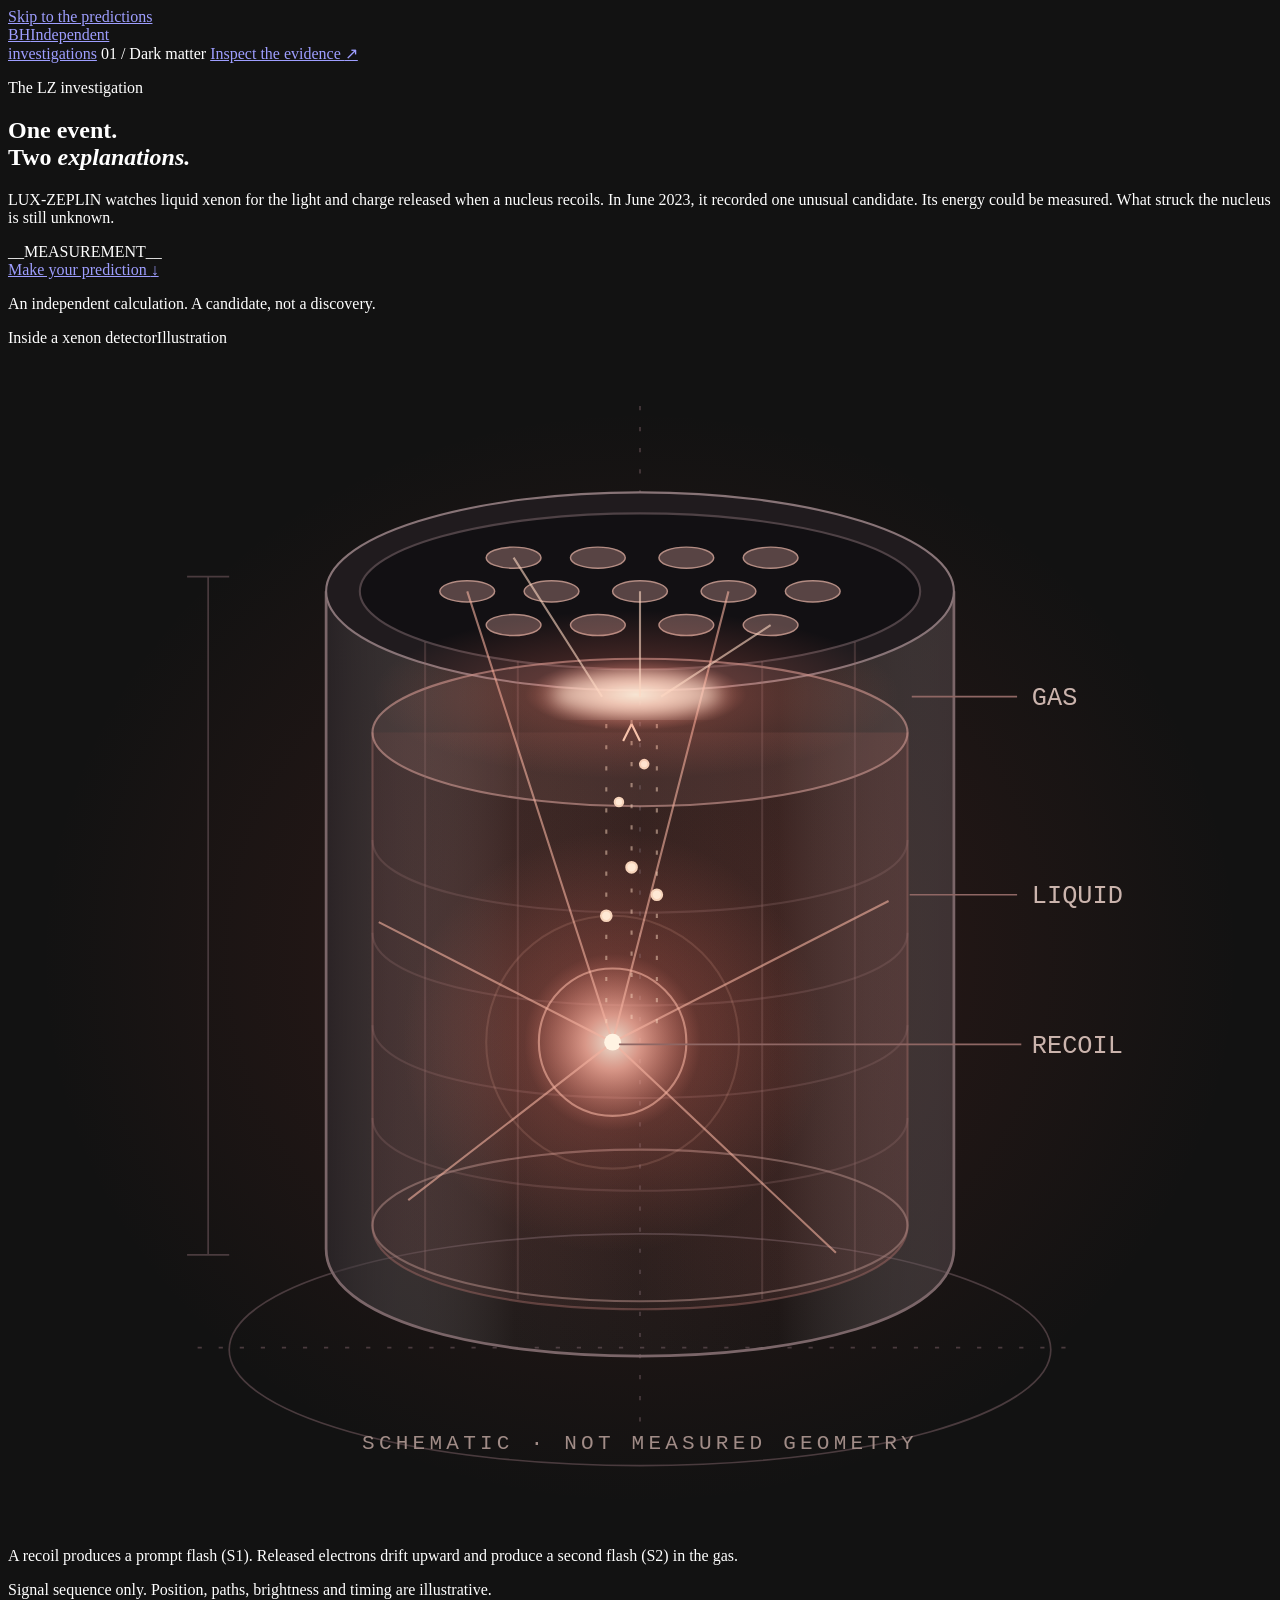
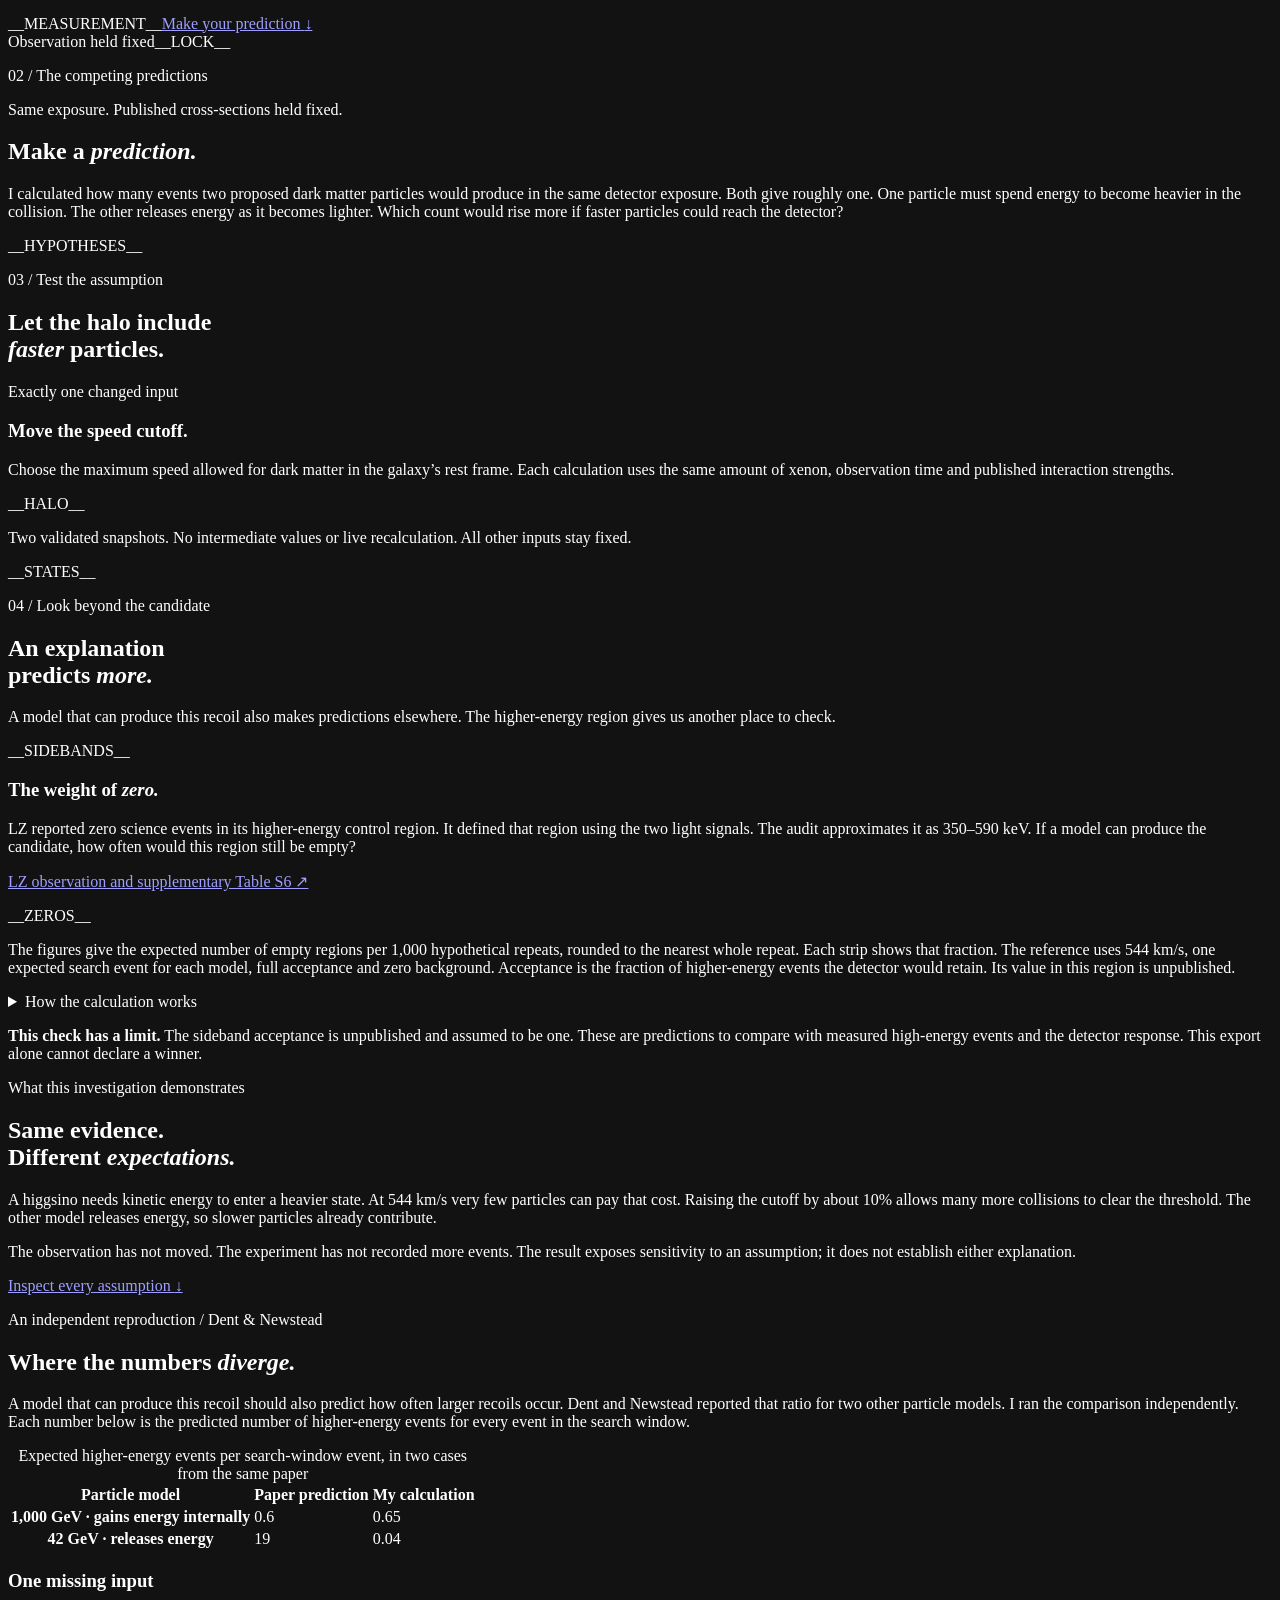
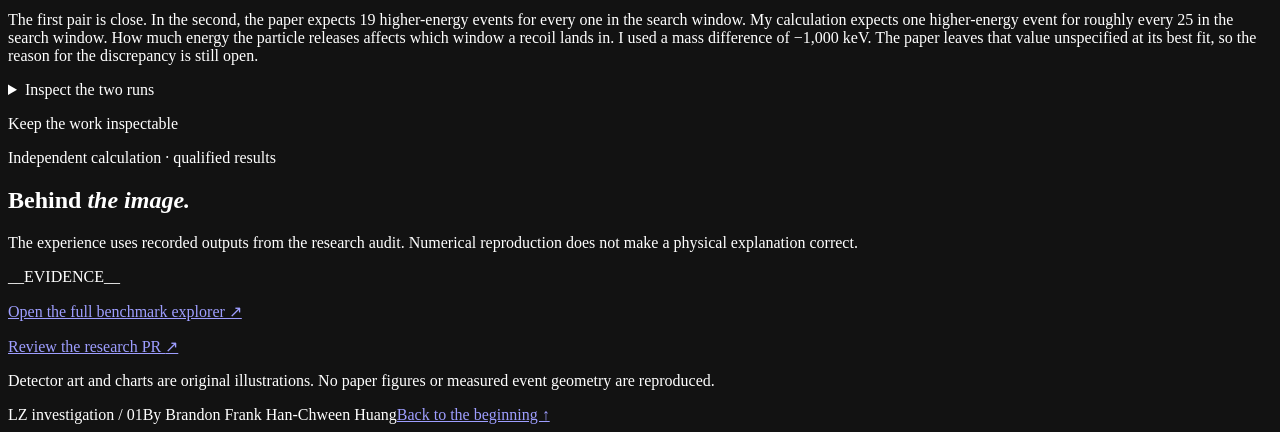
<file: lz-event-audit/web/experience.html>
<!doctype html>
<html lang="en">
<head>
  <meta charset="utf-8">
  <meta name="viewport" content="width=device-width, initial-scale=1">
  <meta name="color-scheme" content="dark">
  <meta name="description" content="One reported LZ candidate, two published hypotheses, and one changed assumption. An independent, inspectable dark-matter investigation.">
  <title>One event. Two explanations. — LZ investigation</title>
  <style>__STYLE__</style>
</head>
<body>
<a class="skip" href="#predictions">Skip to the predictions</a>
<header class="masthead wrap">
  <a class="wordmark" href="#top" aria-label="LZ investigation, start"><span class="brand-mark">BH</span><span>Independent<br>investigations</span></a>
  <span class="edition">01 / Dark matter</span>
  <a class="text-link" href="#evidence">Inspect the evidence <span aria-hidden="true">↗</span></a>
</header>
<main id="top">
  <section class="hero wrap" aria-labelledby="title">
    <div class="hero-copy">
      <p class="eyebrow"><span class="status-dot"></span> The LZ investigation</p>
      <h1 id="title">One event.<br>Two <em>explanations.</em></h1>
      <p class="lede">LUX-ZEPLIN watches liquid xenon for the light and charge released when a nucleus recoils. In June 2023, it recorded one unusual candidate. Its energy could be measured. What struck the nucleus is still unknown.</p>
      <div class="signal-playback" hidden><button type="button" class="primary-link" id="play-signal">See how LZ measured it <span aria-hidden="true">▶</span></button><button type="button" class="quiet-button" id="skip-signal">Skip to the observation ↓</button></div>
      <div class="measurement" id="reported-measurement">__MEASUREMENT__</div>
      <a class="primary-link" id="start-investigation" href="#predictions">Make your prediction <span aria-hidden="true">↓</span></a>
      <p class="hero-note">An independent calculation. A candidate, not a discovery.</p>
    </div>
    <div class="detector-scene" data-signal-phase="s1" tabindex="-1">
      <div class="diagram-heading"><span>Inside a xenon detector</span><span class="micro">Illustration</span></div>
      <svg class="detector" viewBox="0 0 600 560" role="img" aria-labelledby="detector-title detector-desc">
        <title id="detector-title">Illustrated sequence of light and charge in a two-phase xenon detector</title>
        <desc id="detector-desc">A recoil produces prompt light, S1. Released electrons drift upward and produce a second light signal, S2, in the gas. Geometry, position, paths, brightness and timing are illustrative, not measured event data.</desc>
        <defs>
          <linearGradient id="vessel" x1="0" x2="1"><stop stop-color="#302a2e" stop-opacity=".65"/><stop offset=".3" stop-color="#9d9696" stop-opacity=".06"/><stop offset=".72" stop-color="#9d9696" stop-opacity=".02"/><stop offset="1" stop-color="#55484b" stop-opacity=".55"/></linearGradient>
          <linearGradient id="xenon" x1="0" x2="1"><stop stop-color="#753c3b" stop-opacity=".17"/><stop offset=".5" stop-color="#ff9e91" stop-opacity=".04"/><stop offset="1" stop-color="#b45c55" stop-opacity=".17"/></linearGradient>
          <radialGradient id="light"><stop stop-color="#fff3e2" stop-opacity=".9"/><stop offset=".13" stop-color="#ffb3a1" stop-opacity=".8"/><stop offset=".42" stop-color="#fb7866" stop-opacity=".2"/><stop offset="1" stop-color="#fb7866" stop-opacity="0"/></radialGradient>
          <radialGradient id="ambient"><stop stop-color="#b74132" stop-opacity=".19"/><stop offset="1" stop-color="#b74132" stop-opacity="0"/></radialGradient>
          <filter id="soft-glow"><feGaussianBlur stdDeviation="4"/></filter>
        </defs>
        <ellipse cx="300" cy="290" rx="285" ry="260" fill="url(#ambient)"/>
        <g class="dimension-lines" fill="none" stroke="#4a3b3e" stroke-width=".8">
          <ellipse cx="300" cy="476" rx="195" ry="55"/><path d="M300 28V517M90 475H510" stroke-dasharray="2 8"/>
          <path d="M95 109V431M85 109H105M85 431H105"/>
        </g>
        <g class="vessel-shell">
          <path d="M151 116V428C151 496 449 496 449 428V116" fill="url(#vessel)" stroke="#7b6669" stroke-width="1.3"/>
          <ellipse cx="300" cy="116" rx="149" ry="47" fill="#201b1e" stroke="#887477"/>
          <ellipse cx="300" cy="116" rx="133" ry="37" fill="#121013" stroke="#4f4246"/>
          <path d="M173 183V417C173 470 427 470 427 417V183" fill="url(#xenon)" stroke="#a66e69" stroke-opacity=".45"/>
          <ellipse cx="300" cy="183" rx="127" ry="35" fill="#d59e95" fill-opacity=".1" stroke="#c7948e" stroke-opacity=".65"/>
          <g fill="none" stroke="#8e6a6b" stroke-opacity=".3">
            <path d="M173 234C173 280 427 280 427 234M173 278C173 324 427 324 427 278M173 322C173 368 427 368 427 322M173 366C173 412 427 412 427 366"/>
            <path d="M198 140V439M242 149V452M358 149V452M402 140V439"/>
          </g>
          <ellipse cx="300" cy="417" rx="127" ry="36" fill="none" stroke="#a5817c" stroke-opacity=".6"/>
          <g fill="#584444" stroke="#b38c83" stroke-width=".7">
            <ellipse cx="218" cy="116" rx="13" ry="5"/><ellipse cx="258" cy="116" rx="13" ry="5"/><ellipse cx="300" cy="116" rx="13" ry="5"/><ellipse cx="342" cy="116" rx="13" ry="5"/><ellipse cx="382" cy="116" rx="13" ry="5"/>
            <ellipse cx="240" cy="100" rx="13" ry="5"/><ellipse cx="280" cy="100" rx="13" ry="5"/><ellipse cx="322" cy="100" rx="13" ry="5"/><ellipse cx="362" cy="100" rx="13" ry="5"/>
            <ellipse cx="240" cy="132" rx="13" ry="5"/><ellipse cx="280" cy="132" rx="13" ry="5"/><ellipse cx="322" cy="132" rx="13" ry="5"/><ellipse cx="362" cy="132" rx="13" ry="5"/>
          </g>
        </g>
        <g class="prompt-light">
          <circle cx="287" cy="330" r="100" fill="url(#light)"/>
          <g stroke="#f6b3a0" stroke-opacity=".6" fill="none"><path d="M287 330L218 116M287 330L342 116M287 330L190 405M287 330L393 430M287 330L418 263M287 330L176 273"/><circle class="light-ring" cx="287" cy="330" r="35"/><circle cx="287" cy="330" r="60" opacity=".25"/></g>
        </g>
        <g class="charge-path" stroke="#f7d4bb" fill="#ffe9d5">
          <path d="M284 321V173M296 319V173M308 321V173" fill="none" stroke-opacity=".5" stroke-dasharray="2 8"/>
          <circle cx="284" cy="270" r="2.5"/><circle cx="296" cy="247" r="2.5"/><circle cx="308" cy="260" r="2.5"/><circle cx="290" cy="216" r="2"/><circle cx="302" cy="198" r="2"/>
          <path d="M296 179l-4 8m4-8 4 8" fill="none"/>
        </g>
        <g class="secondary-light"><ellipse cx="298" cy="165" rx="125" ry="40" fill="url(#light)"/><ellipse cx="298" cy="165" rx="40" ry="10" fill="#ffe9d6" opacity=".6" filter="url(#soft-glow)"/><path d="M282 166L240 100M300 166L300 116M310 166L362 132" stroke="#ffd9c3" stroke-opacity=".6"/></g>
        <circle cx="287" cy="330" r="4" fill="#fff3e2"/>
        <g class="diagram-labels" fill="#cbb4ad" font-size="12" font-family="ui-monospace, monospace">
          <path d="M429 166H479M428 260H479M290 331H481" stroke="#8f6764" stroke-width=".8"/>
          <text x="486" y="170">GAS</text><text x="486" y="264">LIQUID</text><text x="486" y="335">RECOIL</text>
          <text x="300" y="523" text-anchor="middle" fill="#a18c87" font-size="10" letter-spacing="2">SCHEMATIC · NOT MEASURED GEOMETRY</text>
        </g>
      </svg>
      <div class="signal-controls" role="group" aria-label="Illustrated detector signal sequence" hidden>
        <button type="button" data-signal="s1" aria-pressed="true"><span>01</span> First light</button>
        <button type="button" data-signal="drift" aria-pressed="false"><span>02</span> Charge drifts</button>
        <button type="button" data-signal="s2" aria-pressed="false"><span>03</span> Second light</button>
      </div>
      <p class="signal-caption" aria-live="polite" aria-atomic="true">A recoil produces a prompt flash (S1). Released electrons drift upward and produce a second flash (S2) in the gas.</p>
      <p class="fine-print">Signal sequence only. Position, paths, brightness and timing are illustrative.</p>
      <div class="signal-reading" id="signal-reading">__MEASUREMENT__<a class="primary-link" id="signal-next" href="#predictions">Make your prediction <span aria-hidden="true">↓</span></a></div>
    </div>
  </section>

  <div class="observation-lock" role="note"><div class="wrap lock-inner"><span><i aria-hidden="true"></i> Observation held fixed</span><span>__LOCK__</span></div><div class="wrap journey-progress" aria-label="Investigation progress" hidden><span data-progress="predict">01 / Predict</span><span data-progress="test">02 / Change</span><span data-progress="check">03 / Check beyond</span><button type="button" id="motion-toggle" aria-pressed="false">Pause illustration motion</button></div></div>

  <section class="investigation wrap" id="predictions" aria-labelledby="predictions-title">
    <div class="section-heading"><p class="eyebrow">02 / The competing predictions</p><p class="micro">Same exposure. Published cross-sections held fixed.</p></div>
    <h2 id="predictions-title" tabindex="-1">Make a <em>prediction.</em></h2>
    <p class="section-intro">I calculated how many events two proposed dark matter particles would produce in the same detector exposure. Both give roughly one. One particle must spend energy to become heavier in the collision. The other releases energy as it becomes lighter. Which count would rise more if faster particles could reach the detector?</p>
    <div class="hypothesis-pair">__HYPOTHESES__</div>
    <div class="prediction-console" hidden>
      <p class="prediction-prompt" id="prediction-prompt">Which expected event count will change more?</p>
      <div class="prediction-choices" role="group" aria-labelledby="prediction-prompt"><button type="button" data-prediction="higgsino" aria-pressed="false"><span>A</span> Higgsino</button><button type="button" data-prediction="exothermic" aria-pressed="false"><span>B</span> Exothermic</button><button type="button" data-prediction="similar" aria-pressed="false"><span>≈</span> Similar changes</button></div>
      <p id="prediction-status" class="prediction-status" role="status">Choose an expectation, then test it. You are predicting sensitivity, not choosing a winning theory.</p>
      <div class="prediction-actions"><button type="button" id="test-prediction" class="primary-link" disabled>Test my prediction <span aria-hidden="true">→</span></button><button type="button" id="skip-prediction" class="quiet-button">Explore without a prediction →</button></div>
    </div>

    <div class="experiment" id="experiment">
    <div class="experiment-heading"><p class="eyebrow">03 / Test the assumption</p><h2 id="experiment-title" tabindex="-1">Let the halo include<br><em>faster</em> particles.</h2></div>
    <p class="prediction-ticket" id="prediction-ticket" hidden></p>

    <div class="assumption-desk" id="assumption">
      <div><p class="eyebrow">Exactly one changed input</p><h3>Move the speed cutoff.</h3><p>Choose the maximum speed allowed for dark matter in the galaxy’s rest frame. Each calculation uses the same amount of xenon, observation time and published interaction strengths.</p></div>
      <div class="scenario-control" role="group" aria-label="Choose a validated escape-speed snapshot" hidden>
        <button type="button" data-scenario-choice="base" aria-pressed="true"><small>Common assumption</small><strong>544 <span>km/s</span></strong></button>
        <button type="button" data-scenario-choice="vesc600" aria-pressed="false"><small>Raise the cutoff →</small><strong>600 <span>km/s</span></strong></button>
      </div>
      <div class="halo-stage" data-halo-scenario="base">__HALO__</div>
      <p class="snapshot-note">Two validated snapshots. No intermediate values or live recalculation. All other inputs stay fixed.</p>
    </div>

    <div id="prediction-verdict" class="prediction-verdict" tabindex="-1" role="status" aria-live="polite" aria-atomic="true" hidden></div>
    <div id="snapshot-output">__STATES__</div>
    <div class="next-check" id="next-check" hidden><p>Those are the selected-event counts. Each explanation also predicts events at higher energies.</p><button type="button" id="open-check" class="primary-link">Look beyond this event <span aria-hidden="true">↓</span></button></div>
    <p id="scenario-announcement" class="sr-only" role="status" aria-live="polite" aria-atomic="true"></p>
    <noscript><p class="static-note">JavaScript is off. Both validated scenarios are displayed in full above.</p></noscript>
    </div>
  </section>

  <section class="wider-check wrap" id="wider-check" aria-labelledby="check-title">
    <p class="eyebrow">04 / Look beyond the candidate</p><h2 id="check-title" tabindex="-1">An explanation<br>predicts <em>more.</em></h2>
    <p class="section-intro">A model that can produce this recoil also makes predictions elsewhere. The higher-energy region gives us another place to check.</p>
    __SIDEBANDS__
    <section class="zero-study" aria-labelledby="zero-title" id="empty-region">
      <h3 id="zero-title">The weight of <em>zero.</em></h3>
      <p>LZ reported zero science events in its higher-energy control region. It defined that region using the two light signals. The audit approximates it as 350–590 keV. If a model can produce the candidate, how often would this region still be empty?</p>
      <p><a href="https://arxiv.org/abs/2609.02823v1">LZ observation and supplementary Table S6 ↗</a></p>
      <form id="zero-settings" hidden>
        <label>Assumed escape speed<select name="scenario"><option value="base">544 km/s</option><option value="vesc600">600 km/s</option></select></label>
        <label>Interaction strength<select name="strength"><option value="normalized">Scale to one expected search event</option><option value="published">Use the published strength</option></select></label>
        <label>Higher-energy acceptance <output id="acceptance-value">100%</output><input type="range" name="acceptance" value="100" min="0" max="100" step="1"></label>
      </form>
      <div id="zero-results" class="zero-results" aria-live="polite">__ZEROS__</div>
      <p class="fine-print">The figures give the expected number of empty regions per 1,000 hypothetical repeats, rounded to the nearest whole repeat. Each strip shows that fraction. The reference uses 544 km/s, one expected search event for each model, full acceptance and zero background. Acceptance is the fraction of higher-energy events the detector would retain. Its value in this region is unpublished.</p>
      <details><summary>How the calculation works</summary><p>With the published strengths, the audit gives the search and higher-energy counts shown above. Scaling a model to one search event divides both counts by its expected search count. Multiplying the higher-energy count by acceptance gives an expected mean λ. Under Poisson counting the chance of zero is exp(−λ). This is a probability conditional on the model and settings. The probability that a model explains the candidate is a different question.</p></details>
    </section>
    <p class="acceptance-note"><strong>This check has a limit.</strong> The sideband acceptance is unpublished and assumed to be one. These are predictions to compare with measured high-energy events and the detector response. This export alone cannot declare a winner.</p>
    <div class="conclusion" id="conclusion"><p class="eyebrow">What this investigation demonstrates</p><h2>Same evidence.<br>Different <em>expectations.</em></h2>
    <div class="conclusion-body"><p>A higgsino needs kinetic energy to enter a heavier state. At 544 km/s very few particles can pay that cost. Raising the cutoff by about 10% allows many more collisions to clear the threshold. The other model releases energy, so slower particles already contribute.</p><p>The observation has not moved. The experiment has not recorded more events. The result exposes sensitivity to an assumption; it does not establish either explanation.</p></div>
    <div class="end-actions"><a class="text-link" href="#evidence">Inspect every assumption <span aria-hidden="true">↓</span></a><button type="button" id="reset-investigation" class="quiet-button" hidden>Reset the investigation ↺</button></div></div>
  </section>

  <section class="audit-case"><div class="wrap"><p class="eyebrow">An independent reproduction / Dent &amp; Newstead</p><div class="casehead"><h2>Where the numbers <em>diverge.</em></h2><p>A model that can produce this recoil should also predict how often larger recoils occur. Dent and Newstead reported that ratio for two other particle models. I ran the comparison independently. Each number below is the predicted number of higher-energy events for every event in the search window.</p></div>
<div class="table-scroll"><table class="comparison"><caption>Expected higher-energy events per search-window event, in two cases from the same paper</caption><thead><tr><th scope="col">Particle model</th><th scope="col">Paper prediction</th><th scope="col">My calculation</th></tr></thead><tbody><tr><th scope="row">1,000 GeV · gains energy internally</th><td>0.6</td><td>0.65</td></tr><tr class="miss"><th scope="row">42 GeV · releases energy</th><td>19</td><td class="warm">0.04</td></tr></tbody></table></div>
<div class="finding"><h3>One missing input</h3><p>The first pair is close. In the second, the paper expects 19 higher-energy events for every one in the search window. My calculation expects one higher-energy event for roughly every 25 in the search window. How much energy the particle releases affects which window a recoil lands in. I used a mass difference of −1,000 keV. The paper leaves that value unspecified at its best fit, so the reason for the discrepancy is still open.</p></div>
<details><summary>Inspect the two runs</summary><p>The same routine used a constant 23 keV energy resolution, a laboratory speed of 250 km/s and a higher-energy band of 350–680 keV. The 1,000 GeV case used a +350 keV splitting. The 42 GeV case used −1,000 keV. Both columns are model predictions.</p><p><a href="https://arxiv.org/abs/2609.04673">Dent &amp; Newstead paper</a> · <a href="https://github.com/bomberJV/dark-matter-research/blob/research/lz-scene-snapshots/lz-event-audit/validate.py">Validation routine</a> · <a href="https://github.com/bomberJV/dark-matter-research/blob/research/lz-scene-snapshots/lz-event-audit/results/validation.txt">Recorded output, check 8</a></p></details></div></section>
  <section class="evidence wrap" id="evidence" aria-labelledby="evidence-title">
    <div class="section-heading"><p class="eyebrow">Keep the work inspectable</p><span class="micro">Independent calculation · qualified results</span></div>
    <h2 id="evidence-title">Behind <em>the image.</em></h2>
    <p class="section-intro">The experience uses recorded outputs from the research audit. Numerical reproduction does not make a physical explanation correct.</p>
    __EVIDENCE__
    <p><a class="text-link" href="https://brandonfhuang.com/projects/papers/lz-event-audit/">Open the full benchmark explorer ↗</a></p>
    <div class="evidence-actions"><button class="primary-link" id="download-manifest" type="button" hidden>Download calculation record <span aria-hidden="true">↓</span></button><a class="text-link" href="https://github.com/bomberJV/dark-matter-research/pull/2">Review the research PR <span aria-hidden="true">↗</span></a></div>
    <p class="fine-print">Detector art and charts are original illustrations. No paper figures or measured event geometry are reproduced.</p>
  </section>
</main>
<footer class="wrap footer"><span>LZ investigation / 01</span><span>By Brandon Frank Han-Chween Huang</span><a href="#top">Back to the beginning ↑</a></footer>
<script id="scene-manifest" type="application/json">__MANIFEST__</script>
<script>__SCRIPT__</script>
</body>
</html>
</file>
<file: web/paper.css>
:root{color-scheme:dark;--bg:#101914;--ink:#edf0e4;--muted:#a5b8aa;--line:#34473a;--mint:#66d9cb;--peach:#ffb784}*{box-sizing:border-box}html{scroll-behavior:smooth;scroll-padding-top:24px}body{margin:0;background:var(--bg);color:var(--ink);font-family:Arial,Helvetica,sans-serif}a{color:inherit;text-underline-offset:4px}a:hover{color:var(--mint)}button,input,select{font:inherit}a:focus-visible,button:focus-visible,select:focus-visible,input:focus-visible,canvas:focus-visible,[tabindex]:focus-visible{outline:2px solid var(--mint);outline-offset:5px}.skip{position:absolute;left:15px;top:-100px;padding:12px;background:var(--ink);color:var(--bg);z-index:10}.skip:focus{top:12px}.top,.hero,.paper-layout,footer{max-width:1260px;margin:auto;padding-left:44px;padding-right:44px}.top{display:flex;justify-content:space-between;align-items:center;gap:24px;min-height:110px;border-bottom:1px solid var(--line);font-size:13px}.brand{font-size:35px;text-decoration:none;font-weight:700;display:flex;align-items:center;gap:20px}.brand span{font-size:10px;letter-spacing:.16em;font-weight:400}.hero{padding-top:80px;padding-bottom:68px}.eyebrow{font-size:10px;letter-spacing:.15em;line-height:1.7;color:var(--muted);font-weight:700}.hero h1{font-size:clamp(48px,6.6vw,91px);line-height:1.04;letter-spacing:-.065em;margin:32px 0 24px;font-weight:500}.hero h1 em{font-family:Georgia,serif;font-weight:400;color:#c7d9b0;letter-spacing:-.06em}.dek{font-family:Georgia,serif;font-size:24px;max-width:660px;line-height:1.4}.byline{font-size:12px;color:var(--muted);line-height:1.8;margin-top:30px}.hero-bottom{margin-top:50px;border-top:1px solid var(--line);padding-top:28px;display:flex;justify-content:space-between;gap:36px}.stats{display:flex;gap:35px}.stats span{font-size:8px;letter-spacing:.1em;color:var(--muted)}.stats strong{display:block;color:var(--ink);font-size:40px;font-weight:400;letter-spacing:-.05em;margin-bottom:10px}.downloads{display:flex;flex-direction:column;gap:12px;font-size:13px}.paper-layout{display:grid;grid-template-columns:200px minmax(0,1fr);gap:65px;border-top:1px solid var(--line);padding-top:45px}aside{position:sticky;top:30px;align-self:start}aside nav{display:flex;flex-direction:column;gap:15px;margin:22px 0 30px}aside nav a{font-size:11px;line-height:1.5;text-decoration:none;color:var(--muted)}aside nav a:hover{color:var(--mint)}.small{font-size:11px!important;line-height:1.7!important;color:var(--muted)}article{min-width:0}article h2{font-size:28px;font-weight:400;letter-spacing:-.035em;line-height:1.2;margin:68px 0 25px;scroll-margin-top:24px}article h2:first-child{margin-top:0}article p{font-family:Georgia,'Times New Roman',serif;font-size:17px;line-height:1.85;color:#d7ded2;margin:0 0 24px}article p strong{color:var(--ink)}article p a{color:var(--mint);font-family:Arial,sans-serif;font-size:.8em;white-space:nowrap}.equation{font-family:Arial,sans-serif;font-size:15px;line-height:2.1;white-space:pre-wrap;overflow-wrap:anywhere;background:#17251b;border-left:2px solid #688b69;padding:20px 22px;margin:30px 0}figure{margin:34px 0 30px;width:100%}figure img{display:block;width:100%;height:auto;border:1px solid var(--line)}figcaption{font-size:11px;line-height:1.7;color:var(--muted);margin-top:13px}.table-scroll{overflow:auto;margin:28px 0 30px;max-width:100%;border-top:1px solid var(--line)}table{border-collapse:collapse;width:100%;font-size:12px;line-height:1.65}th,td{vertical-align:top;text-align:left;border-bottom:1px solid var(--line);padding:16px 14px}th{font-size:10px;text-transform:uppercase;letter-spacing:.07em;color:#c7d9b0}td a{color:var(--mint)}.references{padding-left:24px;font-size:12px;line-height:1.7}.references li{padding-left:8px;margin:0 0 22px;overflow-wrap:anywhere}.references small{display:block;color:var(--muted);font-size:10px;margin-top:4px}.curve-lab{padding:24px;border:1px solid var(--line);margin:50px 0;background:#14211a}.lab-top{display:flex;gap:24px;justify-content:space-between;align-items:center}.lab-top h3{font-size:22px;font-weight:400;line-height:1.2;letter-spacing:-.025em;margin:12px 0 20px}.lab-top label{font-size:10px;color:var(--muted)}select{display:block;background:#101914;color:var(--ink);border:1px solid var(--line);padding:11px;min-width:125px;margin-top:8px}.toggles{display:flex;gap:20px;flex-wrap:wrap;font-size:11px;margin:12px 0 25px}.toggles label{display:flex;gap:8px;align-items:center}.toggles label:nth-child(1){color:var(--mint)}.toggles label:nth-child(2){color:var(--peach)}input{accent-color:var(--mint)}#curve-canvas{display:block;width:100%;height:320px;touch-action:pan-y}#curve-status{font-family:Arial,sans-serif;font-size:12px;margin-top:20px;color:var(--ink)}.curve-lab .small{font-family:Arial,sans-serif;margin:0}footer{margin-top:75px;border-top:1px solid var(--line);padding-top:40px;padding-bottom:50px;display:flex;justify-content:space-between;gap:25px;align-items:center}footer p{font-family:Georgia,serif;font-size:28px;color:#c7d9b0}footer a{font-size:12px}@media(max-width:900px){.paper-layout{grid-template-columns:1fr;gap:0}.paper-layout aside{position:static;border-bottom:1px solid var(--line);margin-bottom:30px;padding-bottom:20px}aside nav{display:grid;grid-template-columns:1fr 1fr;gap:10px}aside>.small{display:none}.hero-bottom{flex-direction:column}.downloads{flex-direction:row;flex-wrap:wrap;gap:24px}article h2{font-size:26px}.hero{padding-top:45px}.hero h1{font-size:clamp(48px,8vw,75px)}}@media(max-width:560px){.top,.hero,.paper-layout,footer{padding-left:22px;padding-right:22px}.top{min-height:90px;gap:12px}.brand span{font-size:8px}.brand{gap:12px}.top>a:last-child{font-size:10px}.hero h1{font-size:48px}.dek{font-size:20px}.hero{padding-bottom:40px}.stats{gap:22px}.stats strong{font-size:33px}.stats span{font-size:7px}.hero-bottom{margin-top:35px}.downloads{gap:18px;font-size:11px}article p{font-size:16px;line-height:1.8}article h2{font-size:24px;margin-top:55px}.table-scroll table{min-width:520px}.equation{font-size:12px;padding:15px}.curve-lab{padding:15px}.lab-top{flex-direction:column;align-items:stretch;gap:0}.lab-top label{margin-bottom:15px}.lab-top select{display:inline-block;margin-left:10px}.toggles{gap:13px}#curve-canvas{height:280px}footer{display:block}footer p{font-size:25px}aside nav{column-gap:20px}.references{padding-left:18px}}@media(prefers-reduced-motion:reduce){html{scroll-behavior:auto}}@media print{body{background:white;color:black}.top,aside,.downloads,.curve-lab,footer,.skip{display:none}.hero,.paper-layout{padding:0;display:block}.hero{border-bottom:1px solid #aaa;padding-bottom:20px}.hero h1{font-size:34px;color:black}.hero h1 em,.dek,.byline,.eyebrow,.stats strong,.stats span,article h2,article p,figcaption,.references small{color:black}.hero-bottom{margin-top:20px}.stats strong{font-size:24px}article p{font-size:11pt;line-height:1.5}.equation{background:#eee;color:black}.table-scroll{overflow:visible}table{font-size:9pt;color:black}.table-scroll table{min-width:0}th{color:black}article h2{font-size:17pt;break-after:avoid}figure{break-inside:avoid}.paper-layout{border:0}a{color:inherit!important}.references{font-size:9pt}}
</file>
<file: lz-event-audit/web/scene-preview.css>
:root { color-scheme: dark; font-family: system-ui, -apple-system, sans-serif; background: #111114; color: #eae7e1; }
* { box-sizing: border-box; }
body { margin: 0; }
main { width: min(1120px, calc(100% - 40px)); margin: 60px auto 100px; }
a { color: #a7cdf0; text-underline-offset: .22em; }
a:focus-visible, button:focus-visible, summary:focus-visible { outline: 3px solid #ffd392; outline-offset: 4px; }
.eyebrow { color: #d68b7e; text-transform: uppercase; letter-spacing: .14em; font-size: .76rem; font-weight: 700; }
h1 { max-width: 780px; font-size: clamp(2.2rem, 5vw, 3.8rem); font-weight: 550; line-height: 1.08; letter-spacing: -.045em; margin: 16px 0 22px; }
h2 { font-weight: 550; letter-spacing: -.02em; font-size: 1.65rem; }
h3 { font-size: 1rem; margin-top: 30px; }
p, li { line-height: 1.65; }
.intro { max-width: 760px; color: #c7c3bc; font-size: 1.05rem; }
.observation { border-block: 1px solid #424044; padding: 24px 0; margin: 30px 0; }
.observation p { margin: 5px 0; }
.energy { display: block; font-size: clamp(1.5rem, 4vw, 2.1rem); font-weight: 500; }
.muted, .caption { color: #b4b0a9; }
.caption { font-size: .88rem; }
button { font: inherit; color: inherit; background: transparent; border: 1px solid #68616a; padding: 12px 18px; border-radius: 4px; cursor: pointer; }
button[aria-pressed=true] { background: #b25949; color: #fff; border-color: #d7826f; }
#scenario-controls { display: flex; flex-wrap: wrap; gap: 10px; }
[hidden] { display: none !important; }
#selection-status { color: #c9c2bb; min-height: 1.7em; }
.scene { margin-top: 36px; }
.plot-wrap { overflow-x: auto; }
.plot-wrap:focus-visible { outline: 3px solid #ffd392; outline-offset: 4px; }
.plot { width: 100%; min-width: 640px; height: auto; display: block; background: #18171b; border: 1px solid #3c383e; border-radius: 6px; }
.legend { display: flex; flex-wrap: wrap; gap: 12px 28px; padding: 0; list-style: none; }
.swatch { display: inline-block; width: 24px; height: 3px; vertical-align: middle; margin-right: 8px; }
.table-wrap { overflow-x: auto; }
table { width: 100%; border-collapse: collapse; font-size: .92rem; }
th, td { border-bottom: 1px solid #3e3b41; padding: 13px 12px; text-align: left; vertical-align: top; }
thead th { color: #d7cec4; font-weight: 500; }
tbody th { font-weight: 500; }
td.numeric { font-variant-numeric: tabular-nums; white-space: nowrap; }
.notice { border-left: 2px solid #b76b5c; padding-left: 18px; margin: 24px 0; max-width: 940px; }
.columns { display: grid; grid-template-columns: 1fr 1fr; gap: 24px; }
details { border-top: 1px solid #464047; padding: 18px 0; margin-top: 20px; }
summary { cursor: pointer; font-weight: 550; }
pre { white-space: pre-wrap; overflow-wrap: anywhere; font-size: .82rem; line-height: 1.55; color: #bfb9b2; }
code { overflow-wrap: anywhere; }
.parameter-list { padding-left: 20px; }
footer { margin-top: 50px; border-top: 1px solid #464047; padding-top: 24px; font-size: .9rem; color: #b4b0a9; }
@media (max-width: 680px) { main { width: calc(100% - 28px); margin-top: 34px; } .columns { grid-template-columns: 1fr; gap: 0; } th, td { padding: 10px 8px; } .scene h2 { font-size: 1.35rem; } }
@media print { :root { color-scheme: light; background: white; color: black; } main { margin: 20px auto; width: 100%; } .scene[hidden] { display: block !important; } #scenario-controls { display: none; } .plot { break-inside: avoid; } }
</file>
<file: lz-event-audit/web/explorer.css>
:root{color-scheme:dark;--bg:#101914;--panel:#152119;--ink:#edf0e4;--muted:#a5b8aa;--line:#34473a;--mint:#66d9cb;--peach:#ffb784;--sage:#c7d9b0;--red:#d06a6a}
*{box-sizing:border-box}
html{scroll-behavior:smooth;scroll-padding-top:24px}
body{margin:0;background:var(--bg);color:var(--ink);font-family:Arial,Helvetica,sans-serif}
a{color:inherit;text-underline-offset:4px}a:hover{color:var(--mint)}
button,input,select{font:inherit;color:inherit}
a:focus-visible,button:focus-visible,select:focus-visible,input:focus-visible,canvas:focus-visible{outline:2px solid var(--mint);outline-offset:4px}
.skip{position:absolute;left:15px;top:-100px;padding:12px;background:var(--ink);color:var(--bg);z-index:10}.skip:focus{top:12px}
.top,.hero,.explorer,.map-section,.notes,footer{max-width:1260px;margin:auto;padding-left:44px;padding-right:44px}
.top{display:flex;justify-content:space-between;align-items:center;gap:24px;min-height:110px;border-bottom:1px solid var(--line);font-size:13px}
.top nav{display:flex;gap:22px}
.brand{font-size:35px;text-decoration:none;font-weight:700;display:flex;align-items:center;gap:20px}
.brand span{font-size:10px;letter-spacing:.16em;font-weight:400}
.hero{padding-top:80px;padding-bottom:60px}
.eyebrow{font-size:10px;letter-spacing:.15em;line-height:1.7;color:var(--muted);font-weight:700;margin:0}
.hero h1{font-size:clamp(46px,6.6vw,91px);line-height:1.04;letter-spacing:-.065em;margin:32px 0 24px;font-weight:500}
.hero h1 em{font-family:Georgia,serif;font-weight:400;color:var(--sage);letter-spacing:-.06em}
.dek{font-family:Georgia,serif;font-size:22px;max-width:720px;line-height:1.45;margin:0}
.byline{font-size:12px;color:var(--muted);line-height:1.8;margin-top:30px}
.hero-bottom{margin-top:46px;border-top:1px solid var(--line);padding-top:28px;display:flex;justify-content:space-between;gap:36px;flex-wrap:wrap}
.stats{display:flex;gap:35px;flex-wrap:wrap}
.stats span{font-size:8px;letter-spacing:.1em;color:var(--muted)}
.stats strong{display:block;color:var(--ink);font-size:40px;font-weight:400;letter-spacing:-.05em;margin-bottom:10px}
.downloads{display:flex;flex-direction:column;gap:12px;font-size:13px}
.section-head{border-top:1px solid var(--line);padding-top:42px;margin-bottom:28px}.section-head>*{max-width:860px}
.section-head h2{font-size:clamp(26px,3vw,36px);font-weight:400;letter-spacing:-.035em;line-height:1.15;margin:14px 0 14px}
.lede{font-family:Georgia,serif;font-size:17px;line-height:1.7;color:#d7ded2;margin:0}
.explorer-grid{display:grid;grid-template-columns:330px minmax(0,1fr);gap:36px;align-items:start}
.controls{display:flex;flex-direction:column;gap:14px;position:sticky;top:16px;max-height:calc(100vh - 32px);overflow:auto;padding-right:6px}
fieldset{border:1px solid var(--line);background:var(--panel);padding:14px 16px 16px;margin:0;display:flex;flex-direction:column;gap:8px;min-width:0}
legend{font-size:10px;letter-spacing:.15em;font-weight:700;color:var(--muted);padding:0 6px;text-transform:uppercase}
label{font-size:12px;color:#d7ded2}
.row{display:flex;justify-content:space-between;align-items:baseline;gap:10px;margin-top:4px}
output{font-size:13px;color:var(--mint);font-variant-numeric:tabular-nums;white-space:nowrap}
select{width:100%;background:var(--bg);border:1px solid var(--line);padding:8px 10px;font-size:13px;border-radius:0}
input[type=range]{width:100%;accent-color:var(--mint);margin:2px 0}
.hint{font-size:11px;line-height:1.55;color:var(--muted);margin:0}
.claim{font-size:12px;line-height:1.6;color:var(--muted);margin:4px 0 0;min-height:1.6em}
.claim a{color:var(--mint)}
.seg{display:flex;flex-direction:column;gap:6px}
.seg label,.check{display:flex;gap:8px;align-items:center;font-size:12px}
.preset{display:flex;gap:6px;flex-wrap:wrap}
.preset button,.link{background:none;border:1px solid var(--line);padding:6px 9px;font-size:11px;cursor:pointer}
.preset button:hover,.link:hover{border-color:var(--mint);color:var(--mint)}
.link{border:0;border-bottom:1px solid var(--mint);padding:0;font-size:inherit;color:var(--mint)}
.stage{min-width:0}
.plot{margin:0}
.plot canvas{display:block;width:100%;height:440px;background:#0d150f;border:1px solid var(--line);touch-action:manipulation}
.map canvas{height:480px;cursor:crosshair}
figcaption{font-size:11px;line-height:1.7;color:var(--muted);margin-top:12px}
.readouts{display:grid;grid-template-columns:repeat(3,minmax(0,1fr));gap:1px;background:var(--line);border:1px solid var(--line);margin-top:24px}
.metric{background:var(--bg);padding:16px 16px 18px;display:flex;flex-direction:column;gap:6px;min-width:0}
.metric .k{font-size:9px;letter-spacing:.12em;color:var(--muted);text-transform:uppercase;line-height:1.5}
.metric strong{font-size:26px;font-weight:400;letter-spacing:-.03em;font-variant-numeric:tabular-nums}
.metric .sub{font-size:11px;color:var(--muted);line-height:1.5}
.verdict{font-family:Georgia,serif;font-size:17px;line-height:1.7;color:#d7ded2;margin:22px 0 0;max-width:860px}
.map-section,.notes{padding-top:70px}
.findings{padding-left:22px;max-width:860px;margin:0}
.findings li{font-family:Georgia,serif;font-size:17px;line-height:1.75;color:#d7ded2;margin-bottom:18px}
.findings strong{font-family:Arial,sans-serif;font-size:15px;color:var(--ink)}
.notes h3{font-size:12px;letter-spacing:.14em;text-transform:uppercase;color:var(--muted);margin:40px 0 10px}
.small-prose{font-size:13px;line-height:1.75;color:#c9d2c4;max-width:860px}
.small-prose a{color:var(--mint)}
footer{border-top:1px solid var(--line);margin-top:70px;padding-top:26px;padding-bottom:50px;font-size:12px;color:var(--muted)}
.noscript{max-width:860px;margin:20px auto;padding:0 44px;color:var(--peach)}
.error{color:var(--peach)}
@media (max-width:980px){
  .explorer-grid{grid-template-columns:1fr}
  .controls{position:static;max-height:none;overflow:visible;padding-right:0}
  .stage{order:-1}
  .readouts{grid-template-columns:repeat(2,minmax(0,1fr))}
}
@media (max-width:620px){
  .top,.hero,.explorer,.map-section,.notes,footer{padding-left:18px;padding-right:18px}
  .top{min-height:80px}.brand{font-size:28px;gap:12px}
  .hero{padding-top:44px}
  .dek{font-size:19px}
  .plot canvas{height:320px}.map canvas{height:360px}
  .metric strong{font-size:22px}
  .stats{gap:22px}.stats strong{font-size:32px}
}
@media (prefers-reduced-motion:reduce){html{scroll-behavior:auto}}
.legend{display:inline-flex;align-items:center;gap:6px;margin-right:16px}.sw{display:inline-block;width:14px;height:10px}.sw-sel{background:rgba(102,217,203,.6)}.sw-all{border-top:2px dotted var(--ink);height:0}.sw-sb{background:rgba(208,106,106,.35)}
</file>
